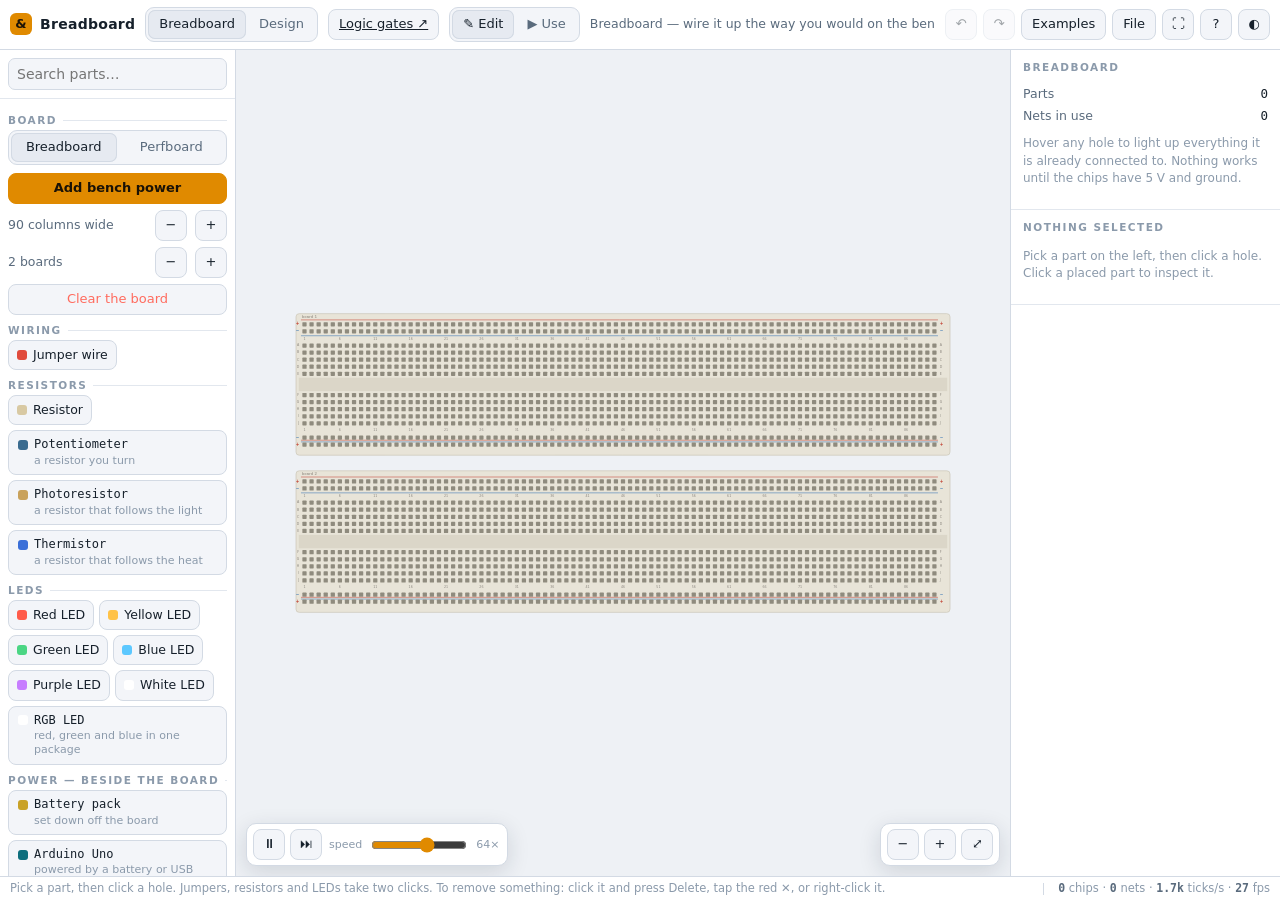
<file: breadboard.html>
<!DOCTYPE html>
<html lang="en">
<head>
<meta charset="UTF-8">
<meta name="viewport" content="width=device-width, initial-scale=1, viewport-fit=cover">

<!--
  ===========================================================================
  Breadboard & Design — a bench-top circuit simulator that runs in one file.
  ---------------------------------------------------------------------------
  Two workspaces share one electrical solver:

    1. BREADBOARD — a solderless breadboard with real 74-series DIP chips,
       jumper wires, resistors, LEDs, transistors, relays and more. The tie
       points are wired the way a real board is (five-hole columns, continuous
       power rails), so the circuit only works if you actually power the chips
       and route every signal. Shorts, floating inputs and unpowered chips are
       reported instead of being quietly ignored. A Perfboard setting swaps the
       pre-wired copper for bare pads.

    2. DESIGN — a second, independent board of bare copper with its own parts
       and history, and a Trace pen for routing runs of copper in one drag.

  The gate-level schematic editor — gates, chips-inside-chips — is a separate
  app in this repository: logic.html.

  HOW IT SIMULATES. The board compiles to a netlist; every net holds one bit
  with a strength (driven, weakly pulled, or floating), and every tick each
  chip reads its inputs and writes its outputs simultaneously — a unit-delay
  model. That single choice is what makes feedback work: cross-coupled NAND
  gates latch, a ring of inverters oscillates, and an edge-triggered flip-flop
  built from gates behaves like the real thing.

  NO BUILD STEP, NO NETWORK. Everything (markup, styling, engine, examples) is
  in this file, so it runs from a web server or straight off the filesystem,
  online or off. Nothing is uploaded; your work is saved in localStorage and
  can be exported to a JSON file.
  ===========================================================================
-->

<title>Breadboard & Design — bench-top circuit simulator</title>
<meta name="description" content="Wire up real 74-series chips, discrete parts and an Arduino on a simulated breadboard, or lay out a bare design board of your own.">
<meta name="theme-color" content="#0f141a">
<meta name="apple-mobile-web-app-capable" content="yes">
<meta name="apple-mobile-web-app-status-bar-style" content="black-translucent">
<meta name="apple-mobile-web-app-title" content="Breadboard">

<!-- Favicon drawn inline as an SVG data URI: an AND gate with two input legs,
     so the page keeps its own identity without shipping another binary. -->
<link rel="icon" href="data:image/svg+xml,%3Csvg xmlns='http://www.w3.org/2000/svg' viewBox='0 0 32 32'%3E%3Crect width='32' height='32' rx='7' fill='%230f141a'/%3E%3Cg stroke='%23ffc247' stroke-width='2.4' fill='none' stroke-linecap='round'%3E%3Cpath d='M12 8h5a8 8 0 0 1 0 16h-5z' fill='none'/%3E%3Cpath d='M12 8v16'/%3E%3Cpath d='M5 13h7M5 19h7M25 16h3'/%3E%3C/g%3E%3C/svg%3E">

<style>
/* ==========================================================================
   THEME
   Dark by default (a lit workbench in a dark room), light when the system asks
   for it. The [data-theme] attribute on <html> lets the in-app toggle win.
   ========================================================================== */
:root{
  --bg:#0f141a; --panel:#151d26; --panel-2:#1b2634; --panel-3:#22303f;
  --line:#2a3849; --line-soft:#213040;
  --ink:#dbe6f2; --ink-soft:#93a5b9; --ink-faint:#61738a;
  --accent:#ffc247;          /* a HIGH signal */
  --accent-dim:#7a5c1f;
  --low:#3d4b5c;             /* a LOW signal */
  --select:#5cc8ff;
  --danger:#ff6b5e; --warn:#ffb03a; --ok:#4bd684;
  --wire-hi:#ffc247; --wire-lo:#41505f;
  --chip:#2f4257; --chip-ink:#dbe6f2;
  --grid:#1b2733; --grid-strong:#23323f;
  --board:#e8e4d8; --board-line:#c9c4b4; --board-hole:#8f8b7e;
  --shadow:0 6px 22px rgba(0,0,0,.45);
  --ui:system-ui,-apple-system,"Segoe UI",Roboto,Helvetica,Arial,sans-serif;
  --mono:ui-monospace,"SF Mono","Cascadia Code","Roboto Mono",Menlo,Consolas,monospace;
  --safe-top:env(safe-area-inset-top,0px);
  --safe-bot:env(safe-area-inset-bottom,0px);
  --rail:236px; --rail-r:270px;
}
@media (prefers-color-scheme:light){
  :root{
    --bg:#eef1f5; --panel:#ffffff; --panel-2:#f3f5f9; --panel-3:#e6eaf1;
    --line:#d3dae4; --line-soft:#e2e7ee;
    --ink:#16202b; --ink-soft:#5a6b7d; --ink-faint:#8b9aab;
    --accent:#e08a00; --accent-dim:#f0c581;
    --low:#b4c0cd; --select:#0f83d6;
    --wire-hi:#e08a00; --wire-lo:#aab6c4;
    --chip:#c9d6e4; --chip-ink:#16202b;
    --grid:#e2e7ee; --grid-strong:#d6dde6;
    --shadow:0 6px 22px rgba(20,35,55,.14);
  }
}
:root[data-theme="dark"]{
  --bg:#0f141a; --panel:#151d26; --panel-2:#1b2634; --panel-3:#22303f;
  --line:#2a3849; --line-soft:#213040;
  --ink:#dbe6f2; --ink-soft:#93a5b9; --ink-faint:#61738a;
  --accent:#ffc247; --accent-dim:#7a5c1f; --low:#3d4b5c; --select:#5cc8ff;
  --wire-hi:#ffc247; --wire-lo:#41505f; --chip:#2f4257; --chip-ink:#dbe6f2;
  --grid:#1b2733; --grid-strong:#23323f;
  --shadow:0 6px 22px rgba(0,0,0,.45);
}
:root[data-theme="light"]{
  --bg:#eef1f5; --panel:#ffffff; --panel-2:#f3f5f9; --panel-3:#e6eaf1;
  --line:#d3dae4; --line-soft:#e2e7ee;
  --ink:#16202b; --ink-soft:#5a6b7d; --ink-faint:#8b9aab;
  --accent:#e08a00; --accent-dim:#f0c581; --low:#b4c0cd; --select:#0f83d6;
  --wire-hi:#e08a00; --wire-lo:#aab6c4; --chip:#c9d6e4; --chip-ink:#16202b;
  --grid:#e2e7ee; --grid-strong:#d6dde6;
  --shadow:0 6px 22px rgba(20,35,55,.14);
}

*{box-sizing:border-box}
html,body{height:100%}
body{
  margin:0;background:var(--bg);color:var(--ink);font-family:var(--ui);
  font-size:14px;line-height:1.45;overflow:hidden;-webkit-font-smoothing:antialiased;
  overscroll-behavior:none;
}
button,input,select{font:inherit;color:inherit}
::-webkit-scrollbar{width:10px;height:10px}
::-webkit-scrollbar-thumb{background:var(--panel-3);border-radius:6px}
::-webkit-scrollbar-track{background:transparent}

/* ==========================================================================
   APP SHELL — three columns (palette · stage · inspector), three rows.
   ========================================================================== */
#app{
  display:grid;height:100%;
  grid-template-columns:var(--rail) minmax(0,1fr) var(--rail-r);
  grid-template-rows:auto minmax(0,1fr) auto;
  grid-template-areas:"top top top" "pal stage insp" "bar bar bar";
  padding-top:var(--safe-top);
}
#app.hide-insp{grid-template-columns:var(--rail) minmax(0,1fr) 0}
#app.hide-insp #inspector{display:none}

/* ---- top bar ---- */
#topbar{
  grid-area:top;display:flex;align-items:center;gap:10px;padding:7px 10px;
  background:var(--panel);border-bottom:1px solid var(--line);min-height:46px;
}
.brand{display:flex;align-items:center;gap:8px;font-weight:700;letter-spacing:.02em;white-space:nowrap}
.brand .mark{
  width:22px;height:22px;border-radius:6px;background:var(--accent);color:#1a1206;
  display:grid;place-items:center;font-size:13px;font-weight:800;flex:0 0 auto;
}
.brand .sub{color:var(--ink-faint);font-weight:400;font-size:12px}
.seg{display:flex;background:var(--panel-2);border:1px solid var(--line);border-radius:9px;padding:2px;gap:2px}
.seg button{
  background:none;border:0;padding:5px 11px;border-radius:7px;cursor:pointer;
  color:var(--ink-soft);font-size:13px;white-space:nowrap;
}
.seg button.on{background:var(--panel-3);color:var(--ink);box-shadow:inset 0 0 0 1px var(--line)}
.grow{flex:1 1 auto;min-width:0}
#crumbs{
  display:flex;align-items:center;gap:6px;color:var(--ink-soft);font-size:12.5px;
  min-width:0;overflow:hidden;white-space:nowrap;text-overflow:ellipsis;
}
#crumbs .chipname{color:var(--ink);font-weight:600}
#crumbs .crumb-name{
  background:none;border:0;padding:2px 4px;border-radius:6px;cursor:pointer;
  color:var(--ink);font-weight:600;font-size:12.5px;
}
#crumbs .crumb-name:hover{background:var(--panel-2);color:var(--select)}
#crumbs .crumb-name .pen{color:var(--ink-faint);font-weight:400}
#crumbs button{background:none;border:0;color:var(--select);cursor:pointer;padding:0;font-size:12.5px}
.tools{display:flex;gap:6px;align-items:center;flex:0 0 auto}
.btn{
  background:var(--panel-2);border:1px solid var(--line);border-radius:8px;
  padding:5px 10px;cursor:pointer;color:var(--ink);white-space:nowrap;font-size:13px;
}
.btn:hover{background:var(--panel-3)}
.btn:disabled{opacity:.4;cursor:default}
.btn.primary{background:var(--accent);border-color:var(--accent);color:#1a1206;font-weight:600}
.btn.primary:hover{filter:brightness(1.08)}
.btn.icon{padding:5px 8px;min-width:32px;text-align:center}
.btn.danger{color:var(--danger);border-color:var(--line)}
.btn.wreck{background:var(--danger);border-color:var(--danger);color:#fff;font-weight:600}
.btn.wreck:hover{filter:brightness(1.08)}

/* ---- palette ---- */
#palette{
  grid-area:pal;background:var(--panel);border-right:1px solid var(--line);
  display:flex;flex-direction:column;min-height:0;
}
.pal-search{padding:8px;border-bottom:1px solid var(--line-soft)}
.pal-search input{
  width:100%;background:var(--panel-2);border:1px solid var(--line);border-radius:8px;
  padding:6px 9px;outline:none;
}
.pal-search input:focus{border-color:var(--select)}
.pal-scroll{overflow-y:auto;padding:6px 8px 14px;flex:1 1 auto;min-height:0}
.pal-group{margin:8px 0 2px;display:flex;align-items:center;gap:6px}
.pal-group h3{
  margin:0;font-size:10.5px;letter-spacing:.14em;text-transform:uppercase;
  color:var(--ink-faint);font-weight:700;
}
.pal-group .rule{flex:1;height:1px;background:var(--line-soft)}
.pal-items{display:flex;flex-wrap:wrap;gap:5px}
.pal-item{
  display:flex;align-items:center;gap:6px;background:var(--panel-2);
  border:1px solid var(--line);border-radius:8px;padding:5px 8px;cursor:grab;
  font-size:12.5px;user-select:none;-webkit-user-select:none;touch-action:none;
}
.pal-item:hover{border-color:var(--select)}
.pal-item.armed{border-color:var(--accent);background:var(--panel-3);box-shadow:0 0 0 1px var(--accent) inset}
.pal-item .sw{width:10px;height:10px;border-radius:3px;flex:0 0 auto;background:var(--chip)}
/* the gate's real schematic shape, in place of the coloured square */
.pal-item .symwrap{display:flex;flex:0 0 auto}
.typeval{display:inline-flex;align-items:center;gap:7px}
.rotrow{display:flex;align-items:center;gap:6px}
.rotrow span{flex:1;text-align:center;color:var(--ink-faint);font-size:11.5px}
.rotrow .btn{flex:0 0 auto;padding:4px 11px;font-size:14px;line-height:1}
.symsw{width:20px;height:13px;display:block}
.symsw path,.symsw circle{fill:var(--chip);stroke:var(--ink-faint);stroke-width:1.1}
.symsw path[fill="none"]{fill:none}
.pal-item.armed .symsw path,.pal-item.armed .symsw circle{stroke:var(--accent)}
/* Chips get their part number and a plain-English name underneath, because
   "74151" tells a beginner nothing on its own. */
.pal-item.named{
  width:100%;flex-direction:column;align-items:flex-start;gap:1px;
  padding:6px 9px;text-align:left;line-height:1.3;
}
.pal-item.named .top{display:flex;align-items:center;gap:6px;font-family:var(--mono);font-size:12px}
.pal-item.named .sub{color:var(--ink-faint);font-size:11px;padding-left:16px}
.pal-item.armed.named .sub{color:var(--ink-soft)}
.pal-item .gear{margin-left:2px;color:var(--ink-faint);font-size:11px}
.pal-empty{color:var(--ink-faint);font-size:12px;padding:6px 2px}

/* ---- stage ---- */
#stage{grid-area:stage;position:relative;min-width:0;min-height:0;background:var(--bg);overflow:hidden}
#cv{position:absolute;inset:0;width:100%;height:100%;display:block;touch-action:none;cursor:default}
.float{position:absolute;z-index:5}
.dock{
  display:flex;align-items:center;gap:5px;background:var(--panel);border:1px solid var(--line);
  border-radius:10px;padding:5px 6px;box-shadow:var(--shadow);
}
#simdock{left:10px;bottom:10px}
#zoomdock{right:10px;bottom:10px}
#simdock input[type=range]{width:96px;accent-color:var(--accent)}
.dock .lbl{color:var(--ink-faint);font-size:11px;padding:0 2px;white-space:nowrap}
#hint{
  left:50%;transform:translateX(-50%);top:10px;background:var(--panel);border:1px solid var(--line);
  border-radius:20px;padding:5px 14px;box-shadow:var(--shadow);font-size:12.5px;color:var(--ink-soft);
  pointer-events:none;opacity:0;transition:opacity .18s;max-width:min(90%,560px);text-align:center;
}
#hint.show{opacity:1}
#warnbox{
  right:10px;top:10px;max-width:min(340px,60vw);display:flex;flex-direction:column;gap:6px;
  pointer-events:none;
}
.warn{
  background:var(--panel);border:1px solid var(--line);border-left:3px solid var(--warn);
  border-radius:8px;padding:6px 10px;font-size:12px;color:var(--ink-soft);box-shadow:var(--shadow);
}
.warn.bad{border-left-color:var(--danger)}
.warn b{color:var(--ink);font-weight:600}

/* ---- inspector ---- */
#inspector{
  grid-area:insp;background:var(--panel);border-left:1px solid var(--line);
  display:flex;flex-direction:column;min-height:0;overflow-y:auto;
}
.insp-sec{border-bottom:1px solid var(--line-soft);padding:10px 12px}
.insp-sec h3{
  margin:0 0 8px;font-size:10.5px;letter-spacing:.14em;text-transform:uppercase;
  color:var(--ink-faint);font-weight:700;
}
.row{display:flex;align-items:center;gap:8px;margin-bottom:7px}
.row label{color:var(--ink-soft);font-size:12.5px;flex:0 0 84px}
.row .ctl{flex:1 1 auto;min-width:0}
input[type=text],input[type=number],select{
  width:100%;background:var(--panel-2);border:1px solid var(--line);border-radius:7px;
  padding:5px 8px;outline:none;
}
input[type=text]:focus,input[type=number]:focus,select:focus{border-color:var(--select)}
input[type=range]{width:100%;accent-color:var(--accent)}
.swatches{display:flex;flex-wrap:wrap;gap:5px}
.swatch{width:22px;height:22px;border-radius:6px;border:2px solid transparent;cursor:pointer}
.swatch.on{border-color:var(--ink)}
.muted{color:var(--ink-faint);font-size:12px}
.kv{display:flex;justify-content:space-between;gap:10px;font-size:12.5px;padding:2px 0}
.kv span:first-child{color:var(--ink-soft)}
.kv span:last-child{font-family:var(--mono)}
.ttable{width:100%;border-collapse:collapse;font-family:var(--mono);font-size:11.5px}
.ttable th,.ttable td{padding:2px 5px;text-align:center;border-bottom:1px solid var(--line-soft)}
.ttable th{color:var(--ink-faint);font-weight:600;position:sticky;top:0;background:var(--panel)}
.ttable td.one{color:var(--accent)}
.ttable td.zero{color:var(--ink-faint)}
.ttable .sep{border-left:1px solid var(--line)}
.tt-wrap{max-height:260px;overflow:auto;border:1px solid var(--line-soft);border-radius:8px}
.stack{display:flex;flex-direction:column;gap:6px}
.madeof{margin-top:14px;padding-top:12px;border-top:1px solid var(--line-soft)}
h4.does{
  margin:10px 0 4px;font-size:11px;letter-spacing:.12em;text-transform:uppercase;
  color:var(--accent);font-weight:700;
}
.madeof h4{margin:0 0 5px;font-size:11px;letter-spacing:.12em;text-transform:uppercase;color:var(--accent)}
.madeof p{margin:0 0 8px;line-height:1.45}
.memgrid{
  display:flex;flex-wrap:wrap;gap:3px;margin:8px 0 2px;max-height:150px;overflow-y:auto;
  font-family:var(--mono);font-size:11px;
}
.memcell{
  min-width:24px;text-align:center;padding:2px 3px;border-radius:4px;
  background:var(--panel-2);border:1px solid var(--line);color:var(--ink-soft);
}
.memcell.now{background:var(--accent);border-color:var(--accent);color:#1a1206;font-weight:700}
textarea.memtext{
  width:100%;background:var(--panel-2);border:1px solid var(--line);border-radius:7px;
  padding:6px 8px;font-family:var(--mono);font-size:11.5px;outline:none;resize:vertical;
}
textarea.memtext:focus{border-color:var(--select)}
canvas.preview{
  width:100%;height:140px;display:block;background:var(--panel-2);
  border:1px solid var(--line);border-radius:9px;cursor:zoom-in;
}
canvas.preview:hover{border-color:var(--select)}
/* short enough that the caption, the picture, the line under it and the
   "open up every…" row all fit between the sticky header and footer, even
   when the caption runs to two lines */
canvas.preview.big{height:min(48vh,430px);cursor:grab;touch-action:none}
.diagtrail{
  margin:0 0 8px;font-size:12px;color:var(--ink-faint);
}
.diagtrail button{
  background:none;border:0;padding:0;color:var(--select);cursor:pointer;font-size:12px;
}
.diagtrail button:hover{text-decoration:underline}
.diagtrail .sep{color:var(--ink-faint)}
.diagtrail b{color:var(--ink)}
.madeof .zoomhint{
  margin:5px 0 0;font-size:11px;color:var(--ink-faint);text-align:center;
}
.zoomhint .linky{
  font:inherit;background:none;border:0;padding:0;color:var(--select);cursor:pointer;
}
.zoomhint .linky:hover{text-decoration:underline}
/* "open up every D FLIP-FLOP" — one chip per kind of part in the picture */
.openups{
  display:flex;flex-wrap:wrap;align-items:center;justify-content:center;
  gap:6px;margin:9px 0 0;font-size:11px;color:var(--ink-faint);
}
.openups button{
  font:inherit;padding:3px 9px;border-radius:999px;cursor:pointer;
  background:var(--panel-2);border:1px solid var(--line);color:var(--ink);
}
.openups button:hover{border-color:var(--select);color:var(--select)}
.pinlist{display:flex;flex-direction:column;gap:3px;font-family:var(--mono);font-size:11.5px}
.pinlist div{display:flex;justify-content:space-between;gap:8px;padding:1px 0}
.pinlist .n{color:var(--ink-faint)}

/* ---- status bar ---- */
#statusbar{
  grid-area:bar;display:flex;align-items:center;gap:14px;padding:3px 10px;
  background:var(--panel);border-top:1px solid var(--line);font-size:11.5px;
  color:var(--ink-faint);min-height:24px;padding-bottom:calc(3px + var(--safe-bot));
}
#statusbar .sep{width:1px;height:12px;background:var(--line)}
#statusbar .tip{flex:1;overflow:hidden;text-overflow:ellipsis;white-space:nowrap}
#statusbar b{color:var(--ink-soft);font-weight:600;font-family:var(--mono)}

/* ==========================================================================
   MODALS
   ========================================================================== */
#modal{position:fixed;inset:0;z-index:50;display:none;align-items:center;justify-content:center;padding:16px}
#modal.open{display:flex}
#modal .scrim{position:absolute;inset:0;background:rgba(0,0,0,.55)}

.sheet{
  position:relative;background:var(--panel);border:1px solid var(--line);border-radius:14px;
  box-shadow:var(--shadow);max-width:640px;width:100%;max-height:86vh;overflow:auto;
}
.sheet.wide{max-width:860px}
/* the whole window, for the big diagrams */
.sheet.huge{max-width:none;width:100%;height:100%;max-height:none}
/* leaves room for the caption, the hint and the "open up every…" row, so the
   sticky footer never covers them */
.sheet.huge canvas.preview.big{height:calc(100vh - 310px)}
.sheet header{
  display:flex;align-items:center;gap:10px;padding:12px 16px;border-bottom:1px solid var(--line);
  position:sticky;top:0;background:var(--panel);z-index:1;
}
.sheet header h2{margin:0;font-size:15px}
.sheet .body{padding:14px 16px}
.sheet footer{
  display:flex;justify-content:flex-end;gap:8px;padding:12px 16px;border-top:1px solid var(--line);
  position:sticky;bottom:0;background:var(--panel);
}
.cards{display:grid;grid-template-columns:repeat(auto-fill,minmax(210px,1fr));gap:9px}
.card{
  text-align:left;background:var(--panel-2);border:1px solid var(--line);border-radius:10px;
  padding:10px 12px;cursor:pointer;
}
.card:hover{border-color:var(--select)}
.card b{display:block;margin-bottom:3px}
.card span{color:var(--ink-faint);font-size:12px;line-height:1.35;display:block}
.help h4{margin:16px 0 6px;font-size:13px}
.help p,.help li{color:var(--ink-soft);font-size:13px}
.help ul{margin:6px 0;padding-left:18px}
.help kbd{
  font-family:var(--mono);font-size:11px;background:var(--panel-2);border:1px solid var(--line);
  border-bottom-width:2px;border-radius:5px;padding:1px 5px;color:var(--ink);
}
.help code{font-family:var(--mono);font-size:12px;color:var(--accent)}
.chiprow{
  display:flex;align-items:center;gap:9px;padding:7px 9px;border:1px solid var(--line);
  border-radius:9px;background:var(--panel-2);margin-bottom:6px;
}
.chiprow .sw{width:14px;height:14px;border-radius:4px;flex:0 0 auto}
.chiprow .nm{flex:1;min-width:0;overflow:hidden;text-overflow:ellipsis;white-space:nowrap}
.chiprow .meta{color:var(--ink-faint);font-size:11.5px;font-family:var(--mono)}

/* ==========================================================================
   NARROW SCREENS — rails become slide-over drawers.
   ========================================================================== */
@media (max-width:900px){
  #app{grid-template-columns:minmax(0,1fr);grid-template-areas:"top" "stage" "bar"}
  #palette,#inspector{
    position:fixed;z-index:30;top:calc(46px + var(--safe-top));bottom:0;width:min(280px,84vw);
    box-shadow:var(--shadow);transition:transform .2s ease;
  }
  #palette{left:0;transform:translateX(-101%)}
  #inspector{right:0;transform:translateX(101%);width:min(300px,88vw)}
  #app.pal-open #palette{transform:none}
  #app.insp-open #inspector{transform:none;display:flex}
  #app.hide-insp #inspector{display:flex}
  .brand .sub{display:none}
  #crumbs{display:none}
}
/* On a phone the top bar cannot hold everything, so the less-used controls
   move into a "⋯" sheet and the two stage docks shrink to fit side by side. */
.narrow-only{display:none}
@media (max-width:560px){
  .tools .wide-only{display:none}
  .seg.wide-only{display:none}
  .brand span.nm{display:none}
  .narrow-only{display:inline-block}
  #topbar{gap:6px;padding:6px}
  .seg button{padding:5px 8px}
  #simdock{left:8px;bottom:8px;gap:3px}
  #simdock .lbl{display:none}
  #simdock input[type=range]{width:64px}
  #zoomdock{right:8px;bottom:8px;gap:3px}
  .dock{padding:4px}
}
.drawer-btn{display:none}
@media (max-width:900px){.drawer-btn{display:inline-block}}
</style>
</head>

<body>
<div id="app">

  <!-- ==================== TOP BAR ==================== -->
  <header id="topbar">
    <button class="btn icon drawer-btn" id="btn-pal" title="Parts">☰</button>
    <div class="brand">
      <span class="mark" aria-hidden="true">&amp;</span>
      <span class="nm">Breadboard</span>
    </div>

    <div class="seg" role="tablist" aria-label="Workspace">
      <button id="mode-board" class="on" role="tab">Breadboard</button>
      <button id="mode-design" role="tab" title="A bare board of your own, wired however you like">Design</button>
    </div>
    <a class="btn wide-only" href="logic.html" title="The gate-level schematic simulator">Logic gates ↗</a>

    <div class="seg wide-only" role="tablist" aria-label="What clicking does">
      <button id="act-edit" class="on" role="tab" title="Place, wire and move things (E)">✎ Edit</button>
      <button id="act-run" role="tab" title="Only work the switches — nothing can be re-wired (E)">▶ Use</button>
    </div>
    <!-- the same switch on a phone, where the bar cannot hold two more labels
         and fat fingers make it matter most -->
    <button class="btn icon narrow-only" id="act-toggle" title="Switch to Use (E)">✎</button>

    <div id="crumbs" class="grow"></div>

    <div class="tools">
      <button class="btn icon" id="btn-undo" title="Undo (Ctrl+Z)">↶</button>
      <button class="btn icon wide-only" id="btn-redo" title="Redo (Ctrl+Shift+Z)">↷</button>
      <button class="btn wide-only" id="btn-examples">Examples</button>
      <button class="btn wide-only" id="btn-file">File</button>
      <button class="btn icon wide-only" id="btn-full" title="Fullscreen (Shift+F)">⛶</button>
      <button class="btn icon wide-only" id="btn-help" title="Help">?</button>
      <button class="btn icon wide-only" id="btn-theme" title="Light / dark">◐</button>
      <button class="btn icon narrow-only" id="btn-more" title="More">⋯</button>
      <button class="btn icon drawer-btn" id="btn-insp" title="Inspector">⚙</button>
    </div>
  </header>

  <!-- ==================== PALETTE ==================== -->
  <aside id="palette">
    <div class="pal-search">
      <input id="pal-q" type="text" placeholder="Search parts…" autocomplete="off" spellcheck="false">
    </div>
    <div class="pal-scroll" id="pal-scroll"></div>
  </aside>

  <!-- ==================== STAGE ==================== -->
  <main id="stage">
    <canvas id="cv"></canvas>

    <p class="float" id="hint"></p>
    <div class="float" id="warnbox"></div>

    <div class="float dock" id="simdock">
      <button class="btn icon" id="btn-run" title="Run / pause (Space)">⏸</button>
      <button class="btn icon" id="btn-step" title="Advance one tick">⏭</button>
      <span class="lbl">speed</span>
      <input id="sim-speed" type="range" min="0" max="10" step="1" value="6" title="Ticks per frame">
      <span class="lbl" id="speed-lbl">32×</span>
    </div>

    <div class="float dock" id="zoomdock">
      <button class="btn icon" id="btn-zout" title="Zoom out">−</button>
      <button class="btn icon" id="btn-zin" title="Zoom in">+</button>
      <button class="btn icon" id="btn-fit" title="Fit to view (F)">⤢</button>
    </div>
  </main>

  <!-- ==================== INSPECTOR ==================== -->
  <aside id="inspector"></aside>

  <!-- ==================== STATUS BAR ==================== -->
  <footer id="statusbar">
    <span class="tip" id="status-tip"></span>
    <span class="sep"></span>
    <span id="status-stats"></span>
  </footer>
</div>

<!-- ==================== MODAL HOST ==================== -->
<div id="modal" aria-modal="true" role="dialog">
  <div class="scrim" data-close="1"></div>
  <div class="sheet" id="modal-sheet"></div>
</div>

<input type="file" id="file-input" accept="application/json,.json" hidden>

<script>
'use strict';
/* ==========================================================================
   0 · SMALL HELPERS
   ========================================================================== */
const $ = (s, r = document) => r.querySelector(s);
const $$ = (s, r = document) => Array.from(r.querySelectorAll(s));
const clamp = (v, a, b) => (v < a ? a : v > b ? b : v);
const rnd = (n = 8) => Math.random().toString(36).slice(2, 2 + n);
const uid = () => rnd(4) + Date.now().toString(36).slice(-4);
const clone = (o) => JSON.parse(JSON.stringify(o));
const dist2 = (ax, ay, bx, by) => (ax - bx) ** 2 + (ay - by) ** 2;

/** Build a DOM element from a tag, an attribute bag and children. */
function h(tag, attrs, ...kids) {
  const n = document.createElement(tag);
  for (const k in attrs || {}) {
    const v = attrs[k];
    if (v == null || v === false) continue;
    if (k === 'class') n.className = v;
    else if (k === 'html') n.innerHTML = v;
    else if (k.startsWith('on')) n.addEventListener(k.slice(2), v);
    else n.setAttribute(k, v === true ? '' : v);
  }
  for (const kid of kids.flat()) {
    if (kid == null || kid === false) continue;
    n.append(kid.nodeType ? kid : document.createTextNode(kid));
  }
  return n;
}

/** Union-find over arbitrary string keys — the backbone of both netlists. */
class DSU {
  constructor() { this.idx = new Map(); this.parent = []; }
  id(key) {
    let i = this.idx.get(key);
    if (i === undefined) { i = this.parent.length; this.idx.set(key, i); this.parent.push(i); }
    return i;
  }
  find(i) { while (this.parent[i] !== i) { this.parent[i] = this.parent[this.parent[i]]; i = this.parent[i]; } return i; }
  union(a, b) { const ra = this.find(a), rb = this.find(b); if (ra !== rb) this.parent[rb] = ra; return ra; }
  rootOf(key) { return this.find(this.id(key)); }
}

/* Real gates are not all equally quick, and a latch depends on it: two
   perfectly matched cross-coupled NANDs would sit and oscillate forever, which
   is metastability — a real circuit escapes it because one gate is a shade
   faster than the other. Handing out a small spread of propagation delays does
   the same job here. Consecutive gates never draw the same pair, so a
   cross-coupled pair always has a tie-break. */
const DELAY_PLAN = [[1, 0], [2, 0], [2, 1], [3, 0], [3, 1], [3, 2]];

/** Bit helpers used by the gate bodies in GATE_FN. */
const andOf = (a) => a.every(Boolean) ? 1 : 0;
const orOf = (a) => a.some(Boolean) ? 1 : 0;
const xorOf = (a) => a.reduce((s, v) => s ^ (v ? 1 : 0), 0);

const LED_COLORS = ['#ff5b4a', '#ffc247', '#4bd684', '#5cc8ff', '#c77dff', '#ffffff'];
/* ==========================================================================
   5 · APPLICATION STATE
   ========================================================================== */

const FONT = 'system-ui,-apple-system,"Segoe UI",Roboto,Helvetica,Arial,sans-serif';
const MONO = 'ui-monospace,"SF Mono","Cascadia Code","Roboto Mono",Menlo,Consolas,monospace';
const SPEEDS = [1, 2, 4, 8, 16, 32, 64, 128, 256, 512, 1024];

const S = {
  mode: 'board',                                // 'board' (Breadboard) or 'design' (Design)
  bcam: { x: 0, y: 0, z: 1 },                   // the board keeps its own camera
  /* Edit or Use. In Use nothing you click can change the board — clicks only
     work the buttons and switches on it. */
  play: false,
  run: true, speedIx: 6,
  armed: null,                                  // part waiting to be placed
  drag: null,
  bundo: [], bredo: [],                         // undo history of whichever board is loaded
  compileWarn: [], runWarn: [],
  bsel: null, bpending: null, pressing: null,
  board: null,                                  // the board currently loaded (Breadboard or Design)
  bsim: null, bdirty: true,
  /* Breadboard and Design are two independent boards. Both are loaded into the
     same board/bsel/bcam/bundo/bredo slots above — entering or leaving Design
     just swaps what is in them (see setMode) — and whichever one is not
     currently loaded waits here instead. */
  boardSlot: null, designSlot: null,
};

const cv = $('#cv');
/* Not const: the inspector's little "what it's made of" diagrams borrow the
   drawing code by pointing this at their own canvas for one frame. */
let ctx = cv.getContext('2d');
let VW = 0, VH = 0, DPR = 1;

let C = {};
function readColors() {
  const cs = getComputedStyle(document.documentElement);
  const g = (n, f) => (cs.getPropertyValue(n) || f).trim() || f;
  C = {
    bg: g('--bg', '#0f141a'), grid: g('--grid', '#1b2733'), gridStrong: g('--grid-strong', '#23323f'),
    ink: g('--ink', '#dbe6f2'), inkSoft: g('--ink-soft', '#93a5b9'), inkFaint: g('--ink-faint', '#61738a'),
    line: g('--line', '#2a3849'), panel: g('--panel', '#151d26'), panel2: g('--panel-2', '#1b2634'),
    hi: g('--wire-hi', '#ffc247'), lo: g('--wire-lo', '#41505f'), accent: g('--accent', '#ffc247'),
    sel: g('--select', '#5cc8ff'), danger: g('--danger', '#ff6b5e'), warn: g('--warn', '#ffb03a'),
    ok: g('--ok', '#4bd684'),
    chip: g('--chip', '#2f4257'), chipInk: g('--chip-ink', '#dbe6f2'),
    board: g('--board', '#e8e4d8'), boardLine: g('--board-line', '#c9c4b4'), boardHole: g('--board-hole', '#8f8b7e'),
  };
}

function resize() {
  DPR = Math.min(3, window.devicePixelRatio || 1);
  const r = cv.getBoundingClientRect();
  VW = Math.max(1, Math.round(r.width)); VH = Math.max(1, Math.round(r.height));
  cv.width = Math.round(VW * DPR); cv.height = Math.round(VH * DPR);
}

const cam = () => S.bcam;
const toWorld = (sx, sy) => { const c = cam(); return { x: (sx - c.x) / c.z, y: (sy - c.y) / c.z }; };
const toScreen = (wx, wy) => { const c = cam(); return { x: wx * c.z + c.x, y: wy * c.z + c.y }; };
function pointerPos(ev) {
  const r = cv.getBoundingClientRect();
  return { x: ev.clientX - r.left, y: ev.clientY - r.top };
}

/* ==========================================================================
   6 · DRAWING THE CIRCUIT EDITOR
   ========================================================================== */

function roundRect(x, y, w, h, r) {
  const rr = Math.min(r, w / 2, h / 2);
  ctx.beginPath();
  ctx.moveTo(x + rr, y);
  ctx.arcTo(x + w, y, x + w, y + h, rr);
  ctx.arcTo(x + w, y + h, x, y + h, rr);
  ctx.arcTo(x, y + h, x, y, rr);
  ctx.arcTo(x, y, x + w, y, rr);
  ctx.closePath();
}

function drawSevenSeg(x, y, w, h, bits, dot, color) {
  const pad = w * 0.16, t = Math.max(3, w * 0.13);
  const x0 = x + pad, x1 = x + w - pad, ym = y + h / 2, y0 = y + pad, y1 = y + h - pad;
  const on = (i) => (bits >> i) & 1;
  const seg = (ax, ay, bx, by, i) => {
    ctx.strokeStyle = on(i) ? color : C.line;
    ctx.globalAlpha = on(i) ? 1 : 0.5;
    ctx.lineWidth = t; ctx.lineCap = 'round';
    ctx.beginPath(); ctx.moveTo(ax, ay); ctx.lineTo(bx, by); ctx.stroke();
    ctx.globalAlpha = 1;
  };
  const inset = t * 0.7;
  seg(x0 + inset, y0, x1 - inset, y0, 0);              // a
  seg(x1, y0 + inset, x1, ym - inset, 1);              // b
  seg(x1, ym + inset, x1, y1 - inset, 2);              // c
  seg(x0 + inset, y1, x1 - inset, y1, 3);              // d
  seg(x0, ym + inset, x0, y1 - inset, 4);              // e
  seg(x0, y0 + inset, x0, ym - inset, 5);              // f
  seg(x0 + inset, ym, x1 - inset, ym, 6);              // g
  ctx.beginPath();
  ctx.arc(x1 + t * 0.9, y1, t * 0.5, 0, 7);
  ctx.fillStyle = dot ? color : C.line; ctx.globalAlpha = dot ? 1 : 0.5;
  ctx.fill(); ctx.globalAlpha = 1;
}


/* ---- getting rid of things ----------------------------------------------
   Three ways, because a keyboard is not always to hand: press Delete, click
   the ✕ that appears on whatever is selected, or right-click it. The ✕ is the
   one that works on a touchscreen. It is positioned in screen coordinates so
   it stays the same size however far you zoom out. */

function deleteHandle() {
  const R = 13;
  if (S.play) return null;                         // nothing is deletable in Use mode
  const p = S.board && S.board.parts.find((q) => q.id === S.bsel);
  if (!p) return null;
  const span = partSpan(p);
  let wx, wy;
  if (p.k === 'ext') { wx = p.x + EXT[p.type].w + 8; wy = p.y - 2; }
  else if (span) { wx = holeX(span[1]) + BB.P * 0.75; wy = holeY(chipRowHi(p)) - BB.P * 0.1; }
  else if (p.k === 'npn' || p.k === 'pnp' || p.k === 'pot' || p.k === 'reg' || p.k === 'scr') { wx = holeX(p.c + 2) + BB.P * 0.75; wy = holeY(p.r) - BB.P * 1.6; }
  else if (p.k === 'rgbled') { wx = holeX(p.c + 3) + BB.P * 0.75; wy = holeY(p.r) - BB.P * 1.6; }
  else if (p.b) { wx = (holeX(p.a.c) + holeX(p.b.c)) / 2; wy = (holeY(p.a.r) + holeY(p.b.r)) / 2 - BB.P * 0.8; }
  else { wx = holeX(p.a.c) + BB.P * 0.55; wy = holeY(p.a.r) - BB.P * 0.55; }
  const s = toScreen(wx, wy);
  return { x: s.x, y: s.y, r: R };
}

/** Screen-space, so call it outside the world transform. */
function drawDeleteHandle() {
  const hd = deleteHandle();
  if (!hd) return;
  ctx.beginPath(); ctx.arc(hd.x, hd.y, hd.r, 0, 7);
  ctx.fillStyle = C.danger; ctx.fill();
  ctx.strokeStyle = C.bg; ctx.lineWidth = 2.5; ctx.stroke();
  ctx.strokeStyle = '#fff'; ctx.lineWidth = 2.2; ctx.lineCap = 'round';
  const k = hd.r * 0.36;
  ctx.beginPath();
  ctx.moveTo(hd.x - k, hd.y - k); ctx.lineTo(hd.x + k, hd.y + k);
  ctx.moveTo(hd.x + k, hd.y - k); ctx.lineTo(hd.x - k, hd.y + k);
  ctx.stroke();
}

/** True when a press at this screen point landed on the ✕. */
function hitDeleteHandle(sx, sy) {
  const hd = deleteHandle();
  if (!hd) return false;
  const grab = hd.r + 8;                       // fingers are bigger than the dot
  return dist2(sx, sy, hd.x, hd.y) <= grab * grab;
}

/** Right-click deletes whatever is under the pointer. */
function deleteAt(w) {
  if (S.armCancel) { S.armCancel = false; return; }   // that click cancelled a placement
  const pin = hitExtPin(w);
  if (pin && pin.p.leads && pin.p.leads[pin.i]) {          // a lead comes off before the device does
    pushUndo(); delete pin.p.leads[pin.i];
    S.bdirty = true; scheduleSave(); renderInspector();
    toast('Lead unplugged. Ctrl+Z puts it back.');
    return;
  }
  const p = hitBoardPart(w);
  if (p) { boardDelete(p.id); toast('Removed. Ctrl+Z puts it back.'); }
}

function segDist(p, a, b) {
  const dx = b.x - a.x, dy = b.y - a.y;
  const L = dx * dx + dy * dy;
  const t = L ? clamp(((p.x - a.x) * dx + (p.y - a.y) * dy) / L, 0, 1) : 0;
  return Math.hypot(p.x - (a.x + t * dx), p.y - (a.y + t * dy));
}

/* History. Each board — Breadboard and Design — keeps its own stack: entering
   or leaving Design swaps the stacks along with the board (see setMode). */
const hist = () => ({ undo: S.bundo, redo: S.bredo, read: () => JSON.stringify(S.board, noScratch) });

function pushUndo() {
  const h2 = hist();
  h2.undo.push(h2.read());
  if (h2.undo.length > 200) h2.undo.shift();
  h2.redo.length = 0;
  scheduleSave();
  syncUndoButtons();
}
function undo() { shiftHistory('undo', 'redo'); }
function redo() { shiftHistory('redo', 'undo'); }

function shiftHistory(from, to) {
  const h2 = hist();
  if (!h2[from].length) return;
  h2[to].push(h2.read());
  S.board = JSON.parse(h2[from].pop());
  S.bsel = null; S.bdirty = true; scheduleSave();
  syncUndoButtons(); renderInspector();
}
function syncUndoButtons() {
  const h2 = hist();
  $('#btn-undo').disabled = !h2.undo.length;
  $('#btn-redo').disabled = !h2.redo.length;
}

/* ---- pointer plumbing --------------------------------------------------- */

const ptrs = new Map();
let spaceDown = false;
let pinch = null;

cv.addEventListener('pointerdown', (ev) => {
  cv.setPointerCapture(ev.pointerId);
  ptrs.set(ev.pointerId, pointerPos(ev));
  if (ptrs.size === 2) { startPinch(); return; }
  if (ptrs.size > 2) return;

  /* The ✕ on the selection sits above everything. */
  const sp = pointerPos(ev);
  if (ev.button === 0 && hitDeleteHandle(sp.x, sp.y)) {
    boardDelete();
    toast('Deleted. Ctrl+Z puts it back.');
    return;
  }
  boardDown(ev);
});

cv.addEventListener('pointermove', (ev) => {
  if (ptrs.has(ev.pointerId)) ptrs.set(ev.pointerId, pointerPos(ev));
  if (pinch && ptrs.size >= 2) { movePinch(); return; }
  const p = pointerPos(ev);
  boardMove(ev, p, toWorld(p.x, p.y));
});

cv.addEventListener('pointerup', (ev) => {
  ptrs.delete(ev.pointerId);
  if (pinch) { if (ptrs.size < 2) pinch = null; return; }
  boardUp(ev);
});
cv.addEventListener('pointercancel', (ev) => {
  ptrs.delete(ev.pointerId);
  S.drag = null; pinch = null;
  if (S.pressing) { S.pressing.pressed = false; S.bdirty = true; S.pressing = null; }
});
cv.addEventListener('contextmenu', (ev) => {
  ev.preventDefault();
  // Right-click means "cancel what I am placing" if anything is in hand, and
  // "delete what is under the pointer" otherwise. The delete itself happens on
  // release, so a right-drag can still pan; this flag stops one press doing both.
  if (S.armed || S.bpending) { armPart(null); S.bpending = null; S.armCancel = true; }
});

cv.addEventListener('wheel', (ev) => {
  ev.preventDefault();
  const c = cam();
  const p = pointerPos(ev);
  if (ev.shiftKey && !ev.ctrlKey) { c.x -= ev.deltaY; return; }
  const f = Math.exp(-ev.deltaY * (ev.deltaMode === 1 ? 0.05 : 0.0016));
  zoomAt(p.x, p.y, f);
}, { passive: false });

function zoomAt(sx, sy, factor) {
  const c = cam();
  const z = clamp(c.z * factor, 0.12, 6);
  const k = z / c.z;
  c.x = sx - (sx - c.x) * k;
  c.y = sy - (sy - c.y) * k;
  c.z = z;
}

function startPinch() {
  const [a, b] = Array.from(ptrs.values());
  const c = cam();
  pinch = { d: Math.hypot(a.x - b.x, a.y - b.y), mx: (a.x + b.x) / 2, my: (a.y + b.y) / 2, cx: c.x, cy: c.y, cz: c.z };
  S.drag = null;
}
function movePinch() {
  const [a, b] = Array.from(ptrs.values());
  const d = Math.hypot(a.x - b.x, a.y - b.y);
  const mx = (a.x + b.x) / 2, my = (a.y + b.y) / 2;
  const c = cam();
  const z = clamp(pinch.cz * (d / Math.max(1, pinch.d)), 0.12, 6);
  const k = z / pinch.cz;
  c.z = z;
  c.x = mx - (pinch.mx - pinch.cx) * k;
  c.y = my - (pinch.my - pinch.cy) * k;
}

/* ---- keyboard ----------------------------------------------------------- */

const typing = () => {
  const a = document.activeElement;
  return a && (a.tagName === 'INPUT' || a.tagName === 'TEXTAREA' || a.tagName === 'SELECT');
};

window.addEventListener('keydown', (ev) => {
  if (ev.key === ' ' && !typing()) { spaceDown = true; }
  if (typing()) {
    if (ev.key === 'Escape') document.activeElement.blur();
    return;
  }
  const mod = ev.ctrlKey || ev.metaKey;
  const k = ev.key.toLowerCase();
  if (mod && k === 'z') { ev.preventDefault(); ev.shiftKey ? redo() : undo(); return; }
  if (mod && k === 'y') { ev.preventDefault(); redo(); return; }
  if (mod && k === 's') { ev.preventDefault(); saveNow(); toast('Saved to this browser.'); return; }
  if (k === 'e') { setPlay(!S.play); toast(S.play ? 'Use mode — clicks only work the switches' : 'Edit mode'); return; }
  switch (ev.key) {
    case 'Delete': case 'Backspace':
      if (S.play) break;
      boardDelete();
      break;
    case 'Escape':
      S.blead = null; S.bpending = null;
      armPart(null); S.drag = null; closeModal();
      break;
    case 'f': fitView(); break;
    case 'F': ev.shiftKey ? toggleFullscreen() : fitView(); break;
    case ' ':
      ev.preventDefault(); setRunning(!S.run); break;
  }
});
window.addEventListener('keyup', (ev) => { if (ev.key === ' ') spaceDown = false; });

/* ---- view helpers ------------------------------------------------------- */

function contentBounds() { return boardBounds(); }

function fitView() {
  resize();                       // the canvas may have just changed shape
  const b = contentBounds();
  const c = cam();
  if (!b) { c.x = VW / 2; c.y = VH / 2; c.z = 1; return; }
  const pad = 60;
  const z = clamp(Math.min((VW - pad * 2) / Math.max(1, b.x1 - b.x0), (VH - pad * 2) / Math.max(1, b.y1 - b.y0)), 0.12, 2);
  c.z = z;
  c.x = VW / 2 - ((b.x0 + b.x1) / 2) * z;
  c.y = VH / 2 - ((b.y0 + b.y1) / 2) * z;
}

function setRunning(on) {
  S.run = on;
  $('#btn-run').textContent = on ? '⏸' : '▶';
  $('#btn-run').title = on ? 'Pause (Space)' : 'Run (Space)';
}

/* ==========================================================================
   8 · THE FRAME LOOP
   ========================================================================== */

let fpsT = 0, fpsN = 0, tickT = 0, tickN = 0, statTxt = '';

/* A buzzer that is sounding makes a real, quiet tone. Browsers refuse to make
   sound before the person has touched the page, so nothing is created until
   they have — and if audio is not available at all, the buzzer just draws. */
let audioOK = false, audio = null;
window.addEventListener('pointerdown', () => { audioOK = true; }, true);
function setBuzz(on) {
  try {
    if (!audio) {
      if (!on || !audioOK) return;
      const AC = window.AudioContext || window.webkitAudioContext;
      if (!AC) return;
      const c = new AC(), osc = c.createOscillator(), g = c.createGain();
      osc.type = 'square'; osc.frequency.value = 2300; g.gain.value = 0;
      osc.connect(g); g.connect(c.destination); osc.start();
      audio = { c, g };
    }
    if (on && audio.c.state === 'suspended') audio.c.resume();
    audio.g.gain.setTargetAtTime(on ? 0.03 : 0, audio.c.currentTime, 0.015);
  } catch (e) { /* no sound is not an error */ }
}

/** A short burst of noise, fading fast — a capacitor popping. One-shot, so it
    gets its own throwaway audio context rather than sharing the buzzer's. */
function playPop() {
  try {
    if (!audioOK) return;
    const AC = window.AudioContext || window.webkitAudioContext;
    if (!AC) return;
    const c = new AC(), dur = 0.16;
    const buf = c.createBuffer(1, Math.round(c.sampleRate * dur), c.sampleRate);
    const data = buf.getChannelData(0);
    for (let i = 0; i < data.length; i++) data[i] = (Math.random() * 2 - 1) * Math.pow(1 - i / data.length, 2);
    const src = c.createBufferSource(); src.buffer = buf;
    const g = c.createGain(); g.gain.value = 0.4;
    src.connect(g); g.connect(c.destination);
    src.start();
    setTimeout(() => c.close().catch(() => {}), (dur + 0.1) * 1000);
  } catch (e) { /* no sound is not an error */ }
}

function frame(now) {
  requestAnimationFrame(frame);
  ctx.setTransform(DPR, 0, 0, DPR, 0, 0);

  if (S.bdirty) recompileBoard();
  if (S.bsim) {
    const n = S.run ? SPEEDS[S.speedIx] : 0;
    for (let i = 0; i < n; i++) S.bsim.tick(now);
    tickN += n;
  }
  setBuzz(!!(S.run && S.bsim && S.bsim.buzzing));
  drawBoard();

  fpsN++;
  if (now - fpsT > 500) {
    const fps = (fpsN * 1000) / (now - fpsT);
    const tps = (tickN * 1000) / (now - fpsT);
    fpsT = now; fpsN = 0; tickN = 0;
    const c = S.bcompiled;
    const n = c ? c.chips.length : 0;
    const nets = c ? c.used : 0;
    statTxt = `<b>${n}</b> chips · <b>${nets}</b> nets · `
      + `<b>${fmtRate(tps)}</b> ticks/s · <b>${fps.toFixed(0)}</b> fps`;
    $('#status-stats').innerHTML = statTxt;
  }
}

function fmtRate(n) {
  if (n >= 1e6) return (n / 1e6).toFixed(1) + 'M';
  if (n >= 1e3) return (n / 1e3).toFixed(1) + 'k';
  return n.toFixed(0);
}

/* ==========================================================================
   9 · SIDEBARS, DIALOGS AND MESSAGES
   ========================================================================== */

let toastT = 0;
function toast(msg, bad) {
  const n = $('#hint');
  n.textContent = msg;
  n.style.borderColor = bad ? 'var(--danger)' : 'var(--line)';
  n.classList.add('show');
  clearTimeout(toastT);
  toastT = setTimeout(() => n.classList.remove('show'), bad ? 3400 : 2200);
}

function setWarnings(list) { S.compileWarn = list || []; paintWarnings(); }
function paintWarnings() {
  const all = (S.compileWarn || []).concat(S.runWarn || []);
  const box = $('#warnbox');
  box.innerHTML = '';
  for (const w of all.slice(0, 5)) {
    box.append(h('div', { class: 'warn' + (w.bad ? ' bad' : '') , html: w.text }));
  }
}

/* ---- palette ------------------------------------------------------------ */

function armPart(p) {
  /* Reaching for a part is unambiguously an edit, so say so and switch rather
     than refusing the click and leaving the user to work out why. */
  if (p && S.play) { setPlay(false); toast('Back in Edit mode.'); }
  S.armed = p;
  if (p) S.blead = null;
  const sub = p ? (p.chip || p.ic || '') : '';
  $$('.pal-item').forEach((e) => e.classList.toggle('armed',
    !!p && e.dataset.type === p.type && e.dataset.chip === sub
    && (p.type !== 'led' || e.dataset.color === undefined || e.dataset.color === p.color)));
  if (p) {
    toast(p.type === 'tracepen'
      ? 'Press on a pad and drag across others to solder a run of copper. Esc cancels.'
      : BOARD_2T[p.type]
        ? 'Click one hole, then the other.'
        : EXT[p.type]
          ? 'Click empty space beside the board to set it down. Esc cancels.'
          : 'Click the board to place it. Esc cancels.');
    $('#app').classList.remove('pal-open');
  } else {
    $('#hint').classList.remove('show');           // the "now click" hint is spent
  }
}

function renderPalette() {
  const host = $('#pal-scroll');
  const q = $('#pal-q').value.trim().toLowerCase();
  host.innerHTML = '';
  renderBoardPalette(host, q);
}

/* ---- inspector ---------------------------------------------------------- */

function renderInspector() {
  const host = $('#inspector');
  host.innerHTML = '';
  renderBoardInspector(host);
}

/* ---- modals ------------------------------------------------------------- */

/* `grow` adds a button that stretches the sheet to fill the window. The
   diagrams want it: a page embedded in a chat panel may not be allowed real
   fullscreen, but it can always use every pixel it does have. The choice is
   remembered, because someone who wants one big diagram wants the next one
   big too. */
let modalBig = false;

function openModal(title, bodyEl, footEl, wide, grow) {
  const sheet = $('#modal-sheet');
  const apply = () => { sheet.classList.toggle('huge', grow && modalBig); };
  sheet.className = 'sheet' + (wide ? ' wide' : '');
  sheet.innerHTML = '';
  sheet.append(
    h('header', {}, h('h2', {}, title), h('span', { class: 'grow' }),
      grow ? h('button', {
        class: 'btn icon', id: 'modal-grow',
        title: 'Use the whole window',
        onclick: () => { modalBig = !modalBig; apply(); if (grow.onResize) grow.onResize(); },
      }, '⤢') : null,
      h('button', { class: 'btn icon', id: 'modal-close', onclick: closeModal }, '✕')),
    h('div', { class: 'body' }, bodyEl));
  if (footEl) sheet.append(h('footer', {}, footEl));
  apply();
  $('#modal').classList.add('open');
}
let modalOnClose = null;
function closeModal() {
  $('#modal').classList.remove('open');
  const f = modalOnClose;
  modalOnClose = null;
  if (f) f();
}
$('#modal').addEventListener('click', (e) => { if (e.target.dataset.close) closeModal(); });

/** Ask before doing something destructive.

    This used to be window.confirm, which is fine on its own site but is
    silently ignored when the page is embedded in a sandboxed frame — the
    button simply did nothing. Asking in the page works everywhere, and looks
    like the rest of the app besides. */
function ask(question, detail, confirmLabel) {
  return new Promise((resolve) => {
    let done = false;
    const finish = (v) => { if (done) return; done = true; closeModal(); resolve(v); };
    openModal(question,
      h('p', { class: 'muted', style: 'margin:0' }, detail || ''),
      h('div', {},
        h('button', { class: 'btn', onclick: () => finish(false) }, 'Cancel'),
        h('button', {
          class: 'btn wreck', style: 'margin-left:8px', onclick: () => finish(true),
        }, confirmLabel || 'Yes, do it')));
    modalOnClose = () => finish(false);          // the ✕ and the backdrop mean "no"
  });
}

function renderCrumbs() {
  const c = $('#crumbs');
  c.innerHTML = '';
  if (S.mode === 'design') {
    c.append(h('span', {}, 'Design — a board of your own, entirely bare copper until you wire it'));
    return;
  }
  if (S.mode === 'board') {
    c.append(h('span', {}, 'Breadboard — wire it up the way you would on the bench'));
    return;
  }
}

/* ==========================================================================
   10 · SAVING — localStorage, plus JSON in and out
   ========================================================================== */

const KEY = 'coriantumr.breadboard.v1';
/* Before Logic Lab was split into two apps, the board and the design board
   were saved in the same file as the gate circuit; a first visit picks them up
   from there. */
const LEGACY_KEY = 'coriantumr.logiclab.v1';
let saveT = 0;
function scheduleSave() { clearTimeout(saveT); saveT = setTimeout(saveNow, 500); }
/* Keys beginning with "_" are scratch fields the compiler hangs off parts
   (resolved nets, whether an LED is lit). They never belong in a save file. */
const noScratch = (k, v) => (k.charAt(0) === '_' ? undefined : v);
const serialize = (space) => JSON.stringify(snapshot(), noScratch, space);

function saveNow() {
  try {
    localStorage.setItem(KEY, serialize());
  } catch (e) { /* private mode, quota — the app still runs, just without memory */ }
}
function snapshot() {
  /* Whichever of Breadboard/Design is not the one currently loaded into
     S.board is sitting in its slot instead — read the true data for each
     from wherever it actually is, so saving mid-visit to one never loses
     the other. */
  const boardNow = S.mode === 'design' ? (S.boardSlot ? S.boardSlot.board : null) : S.board;
  const designNow = S.mode === 'design' ? S.board : (S.designSlot ? S.designSlot.board : null);
  return {
    v: 1, board: boardNow, design: designNow, mode: S.mode,
    prefs: { theme: document.documentElement.dataset.theme || '', speed: S.speedIx, play: S.play },
  };
}
function loadState() {
  let raw = null;
  try { raw = localStorage.getItem(KEY) || localStorage.getItem(LEGACY_KEY); } catch (e) { raw = null; }
  if (!raw) return false;
  try { applySnapshot(JSON.parse(raw)); return true; } catch (e) { return false; }
}
function applySnapshot(d) {
  if (!d || typeof d !== 'object') throw new Error('not a Breadboard file');
  /* Loading a file can happen mid-session, in either workspace — not only at
     boot, before Design has ever been visited — so whichever of the two is
     currently live gets its data loaded straight into S.board, and the other
     one's goes into its slot, the same split `setMode` keeps up between them. */
  const boardData = d.board && d.board.parts ? d.board : null;
  const designData = d.design && d.design.parts ? d.design : null;
  const slotOf = (b) => (b ? { board: b, bsel: null, bcam: { x: 0, y: 0, z: 1 }, bundo: [], bredo: [] } : null);
  if (S.mode === 'design') { S.board = designData; S.boardSlot = slotOf(boardData); }
  else { S.board = boardData; S.designSlot = slotOf(designData); }
  if (d.prefs) {
    if (d.prefs.theme) document.documentElement.dataset.theme = d.prefs.theme;
    if (typeof d.prefs.speed === 'number') S.speedIx = clamp(d.prefs.speed, 0, SPEEDS.length - 1);
    S.play = !!d.prefs.play;
  }
  S.bundo = []; S.bredo = [];
  S.bdirty = true;
}

function exportJSON() {
  const blob = new Blob([serialize(1)], { type: 'application/json' });
  const a = h('a', { href: URL.createObjectURL(blob), download: 'breadboard.json' });
  document.body.append(a); a.click(); a.remove();
  setTimeout(() => URL.revokeObjectURL(a.href), 4000);
}

$('#file-input').addEventListener('change', (ev) => {
  const f = ev.target.files && ev.target.files[0];
  if (!f) return;
  const r = new FileReader();
  r.onload = () => {
    try {
      applySnapshot(JSON.parse(r.result));
      closeModal();
      renderPalette(); renderInspector(); renderCrumbs(); syncUndoButtons();
      setMode(S.mode);
      fitView();
      toast('Loaded.');
    } catch (e) { toast('That file did not look like a Breadboard export.', true); }
  };
  r.readAsText(f);
  ev.target.value = '';
});

/** The phone overflow sheet: everything the narrow top bar cannot show.
    Packaging a chip and the truth table live in the inspector drawer already. */
function openMoreMenu() {
  const card = (title, sub, fn) => h('button', { class: 'card', onclick: () => { closeModal(); fn(); } },
    h('b', {}, title), h('span', {}, sub));
  const themeName = document.documentElement.dataset.theme || 'system';
  const body = h('div', {}, h('div', { class: 'cards' },
    card('Examples', 'Load a wired-up board.', openExamples),
    card('File', 'Export or import a .json file; start over.', openFileMenu),
    card('Help', 'How everything works, and the shortcuts.', openHelp),
    card('Redo', 'Put back the last undone change.', redo),
    card('Theme', `Currently: ${themeName}.`, cycleTheme),
    card(S.play ? 'Switch to Edit' : 'Switch to Use',
      S.play ? 'Go back to placing parts and drawing wires.'
        : 'Only work the switches — nothing can be re-wired by accident.',
      () => setPlay(!S.play)),
    card(fullscreenOn() ? 'Leave fullscreen' : 'Fullscreen',
      'Use the whole screen — worth it for the big diagrams.', toggleFullscreen)));
  openModal('More', body, h('button', { class: 'btn', onclick: closeModal }, 'Close'));
}

/* Fullscreen. Worth having because this page is often looked at inside
   something else — an embed, a chat panel, a narrow window — and a hundred
   gates need the room. A frame that was not given permission refuses the
   request, so say what to do instead rather than failing silently. */
function fullscreenOn() {
  return !!(document.fullscreenElement || document.webkitFullscreenElement);
}

function toggleFullscreen() {
  const el = document.documentElement;
  if (fullscreenOn()) {
    (document.exitFullscreen || document.webkitExitFullscreen).call(document);
    return;
  }
  const go = el.requestFullscreen || el.webkitRequestFullscreen;
  const nope = () => toast(
    'The page this is embedded in will not allow fullscreen. Open it in its own '
    + 'browser tab, then press F11 (⌃⌘F on a Mac).', true);
  if (!go) { nope(); return; }
  try {
    const p = go.call(el);
    if (p && p.catch) p.catch(nope);
  } catch (e) { nope(); }
}

function syncFullscreenButton() {
  const b = $('#btn-full');
  if (!b) return;
  const on = fullscreenOn();
  b.classList.toggle('on', on);
  b.title = on ? 'Leave fullscreen (Shift+F)' : 'Fullscreen (Shift+F)';
}

function cycleTheme() {
  const cur = document.documentElement.dataset.theme;
  const next = cur === 'dark' ? 'light' : cur === 'light' ? '' : 'dark';
  if (next) document.documentElement.dataset.theme = next;
  else delete document.documentElement.dataset.theme;
  readColors(); scheduleSave();
  toast(next ? `${next} theme` : 'following the system theme');
}

function openFileMenu() {
  const body = h('div', { class: 'help' },
    h('p', {}, 'Your work is kept in this browser automatically. Export it to move it somewhere else or to keep a copy.'),
    h('div', { class: 'cards', style: 'margin-top:12px' },
      h('button', { class: 'card', onclick: () => { exportJSON(); } },
        h('b', {}, 'Export a .json file'), h('span', {}, 'The Breadboard and the Design board, both in one file.')),
      h('button', { class: 'card', onclick: () => $('#file-input').click() },
        h('b', {}, 'Import a .json file'), h('span', {}, 'Replaces everything currently loaded.')),
      h('button', {
        class: 'card', onclick: async () => {
          if (!await ask('Start over?', 'Both the Breadboard and the Design board are cleared. This one cannot be undone.', 'Throw it all away')) return;
          setMode('board');
          S.board = makeBoard(); S.boardSlot = null; S.designSlot = null;
          S.bundo = []; S.bredo = []; S.bsel = null;
          S.bdirty = true; scheduleSave();
          closeModal(); renderPalette(); renderInspector(); renderCrumbs();
          syncUndoButtons(); fitView();
        },
      }, h('b', {}, 'Start over'), h('span', {}, 'Clears the breadboard and the design board.'))));
  openModal('File', body, h('button', { class: 'btn', onclick: closeModal }, 'Close'));
}

/* ==========================================================================
   11 · THE BREADBOARD — model

   A real solderless breadboard is just a pile of hidden connections: five
   holes in a column are one contact strip, the rails run the length of the
   board, and nothing else is joined until you join it. Everything here follows
   from that, which is why a circuit that would not work on the bench does not
   work here either: forget the ground wire and the chip does nothing.

   Rows, top to bottom:  + rail, − rail, A B C D E, [channel], F G H I J,
                         − rail, + rail.
   Row ids 0–9 are A–J; 100–103 are the four rails.
   ========================================================================== */

/* One breadboard is 60 columns and holds about seven chips across its width
   — which is why a real bench has several boards bolted side by side. So does
   this one.

   A row is numbered board * 1000 + local row: 0–9 are A–J and 100–103 are the
   four rails, so board 0 keeps exactly the numbers it always had and anything
   saved before there was more than one board still loads. */
const BB = {
  P: 22,            // hole pitch, world units (0.1 inch)
  cols: 60,
  localRows: [100, 101, 0, 1, 2, 3, 4, 5, 6, 7, 8, 9, 102, 103],
  rowY: { 100: 1, 101: 2, 0: 4, 1: 5, 2: 6, 3: 7, 4: 8, 5: 11, 6: 12, 7: 13, 8: 14, 9: 15, 102: 17, 103: 18 },
  rowName: { 100: '+', 101: '−', 0: 'A', 1: 'B', 2: 'C', 3: 'D', 4: 'E', 5: 'F', 6: 'G', 7: 'H', 8: 'I', 9: 'J', 102: '−', 103: '+' },
  height: 20,
  gap: 2.2,         // pitches of bench between one board and the next
  maxBoards: 4,
  minCols: 30, maxCols: 180, colStep: 30,
  boardOf: (r) => Math.floor(r / 1000),
  local: (r) => r % 1000,
  isRail: (r) => (r % 1000) >= 100,
  railPlus: (r) => (r % 1000) === 100 || (r % 1000) === 103,
  row: (board, local) => board * 1000 + local,
};

const boardCount = () => clamp((S.board && S.board.boards) || 1, 1, BB.maxBoards);
/** How wide the boards are. Adjustable, because how much fits on one is the
    thing that decides whether a design is buildable at all. */
const boardCols = () => clamp((S.board && S.board.cols) || BB.cols, BB.minCols, BB.maxCols);
/** Every row id currently on the bench, top to bottom. */
function allRows() {
  const out = [];
  for (let b = 0; b < boardCount(); b++) for (const r of BB.localRows) out.push(BB.row(b, r));
  return out;
}

const holeX = (c) => (c + 1.2) * BB.P;
const holeY = (r) => (BB.rowY[BB.local(r)] + 0.5 + BB.boardOf(r) * (BB.height + BB.gap)) * BB.P;
const boardW = () => (boardCols() + 2.4) * BB.P;
const boardTop = (b) => b * (BB.height + BB.gap) * BB.P;
const boardH = () => (BB.height * boardCount() + BB.gap * (boardCount() - 1)) * BB.P;

/** The hidden copper: which holes are already joined to each other. Boards are
    separate slabs of plastic, so nothing crosses from one to the next until you
    run a jumper — the rails included. */
function tieKey(r, c) {
  const b = BB.boardOf(r), local = BB.local(r);
  /* A breadboard's copper comes pre-wired: five holes in a column are already
     one strip, and the rails run the board's whole length, before a single
     part goes on. Perfboard has none of that — every pad is its own island,
     bare copper with nothing under it, and the only connections that exist
     are the ones you put there yourself. One line is the entire difference:
     the board's plastic decides what breadboard ties for free; perfboard
     just never asks the question. */
  if (S.board && (S.board.style === 'pcb' || S.board.style === 'design')) return `pcb-b${b}-${local}-${c}`;
  return local >= 100 ? `b${b}rail${local}` : `b${b}c${c}.${local < 5 ? 0 : 1}`;
}

function makeBoard() { return { cols: 90, boards: 2, parts: [], style: 'breadboard' }; }
/** The Design workspace's own board: bare copper from the start, same as a
    perfboard, but kept entirely separate from whatever is on the Breadboard
    workspace so the two never mix. */
function makeDesignBoard() { return { cols: 60, boards: 1, parts: [], style: 'design' }; }

/* ---- the parts bin ------------------------------------------------------ */

const WIRE_COLORS = ['#e04b3c', '#3c7de0', '#3ca85a', '#e0b23c', '#b06fd0', '#4a4f58', '#e8e8e8'];

/** Gate bodies shared by the 74-series parts. */
const GATE_FN = {
  and: (a) => andOf(a), nand: (a) => andOf(a) ^ 1,
  or: (a) => orOf(a), nor: (a) => orOf(a) ^ 1,
  xor: (a) => xorOf(a), xnor: (a) => xorOf(a) ^ 1,
  not: (a) => a[0] ^ 1, buf: (a) => a[0],
};

/* Pin lists are the real ones — pin 1 at the notch end, counting round.
   `gates` wires up the ordinary parts; the handful with memory or decoding
   get a `custom` body instead. */
const ICS = {
  '7400': {
    name: '7400', desc: 'quad 2-input NAND', nick: 'four NAND gates',
    plain: 'A NAND is on unless both its inputs are on. Every other gate can be built out of these, which is why this is the most common chip there is.', pins: 14, vcc: 14, gnd: 7,
    pinNames: ['1A', '1B', '1Y', '2A', '2B', '2Y', 'GND', '3Y', '3A', '3B', '4Y', '4A', '4B', 'VCC'],
    gates: [{ f: 'nand', i: [1, 2], o: 3 }, { f: 'nand', i: [4, 5], o: 6 },
    { f: 'nand', i: [9, 10], o: 8 }, { f: 'nand', i: [12, 13], o: 11 }],
  },
  '7402': {
    name: '7402', desc: 'quad 2-input NOR', nick: 'four NOR gates',
    plain: 'A NOR is on only when both its inputs are off. Like the NAND, anything can be built from these alone.', pins: 14, vcc: 14, gnd: 7,
    pinNames: ['1Y', '1A', '1B', '2Y', '2A', '2B', 'GND', '3Y', '3A', '3B', '4Y', '4A', '4B', 'VCC'],
    gates: [{ f: 'nor', i: [2, 3], o: 1 }, { f: 'nor', i: [5, 6], o: 4 },
    { f: 'nor', i: [9, 10], o: 8 }, { f: 'nor', i: [12, 13], o: 11 }],
  },
  '7404': {
    name: '7404', desc: 'hex inverter', nick: 'six inverters',
    plain: 'Each one flips its input over: on becomes off, off becomes on.', pins: 14, vcc: 14, gnd: 7,
    pinNames: ['1A', '1Y', '2A', '2Y', '3A', '3Y', 'GND', '4Y', '4A', '5Y', '5A', '6Y', '6A', 'VCC'],
    gates: [{ f: 'not', i: [1], o: 2 }, { f: 'not', i: [3], o: 4 }, { f: 'not', i: [5], o: 6 },
    { f: 'not', i: [9], o: 8 }, { f: 'not', i: [11], o: 10 }, { f: 'not', i: [13], o: 12 }],
  },
  '7408': {
    name: '7408', desc: 'quad 2-input AND', nick: 'four AND gates',
    plain: 'On only when both of its inputs are on. Four separate gates, each with its own pair of inputs and its own output.', pins: 14, vcc: 14, gnd: 7,
    pinNames: ['1A', '1B', '1Y', '2A', '2B', '2Y', 'GND', '3Y', '3A', '3B', '4Y', '4A', '4B', 'VCC'],
    gates: [{ f: 'and', i: [1, 2], o: 3 }, { f: 'and', i: [4, 5], o: 6 },
    { f: 'and', i: [9, 10], o: 8 }, { f: 'and', i: [12, 13], o: 11 }],
  },
  '7432': {
    name: '7432', desc: 'quad 2-input OR', nick: 'four OR gates',
    plain: 'On when either of its inputs is on — or when both are. Four separate gates in the one package.', pins: 14, vcc: 14, gnd: 7,
    pinNames: ['1A', '1B', '1Y', '2A', '2B', '2Y', 'GND', '3Y', '3A', '3B', '4Y', '4A', '4B', 'VCC'],
    gates: [{ f: 'or', i: [1, 2], o: 3 }, { f: 'or', i: [4, 5], o: 6 },
    { f: 'or', i: [9, 10], o: 8 }, { f: 'or', i: [12, 13], o: 11 }],
  },
  '7486': {
    name: '7486', desc: 'quad 2-input XOR', nick: 'four XOR gates',
    plain: 'On when its two inputs are different. Useful for adding, and for spotting when something has changed.', pins: 14, vcc: 14, gnd: 7,
    pinNames: ['1A', '1B', '1Y', '2A', '2B', '2Y', 'GND', '3Y', '3A', '3B', '4Y', '4A', '4B', 'VCC'],
    gates: [{ f: 'xor', i: [1, 2], o: 3 }, { f: 'xor', i: [4, 5], o: 6 },
    { f: 'xor', i: [9, 10], o: 8 }, { f: 'xor', i: [12, 13], o: 11 }],
  },
  '7410': {
    name: '7410', desc: 'triple 3-input NAND', nick: 'three bigger NAND gates',
    plain: 'Like the 7400, but each gate watches three inputs instead of two.', pins: 14, vcc: 14, gnd: 7,
    pinNames: ['1A', '1B', '2A', '2B', '2C', '2Y', 'GND', '3Y', '3A', '3B', '3C', '1C', '1Y', 'VCC'],
    gates: [{ f: 'nand', i: [1, 2, 12], o: 13 }, { f: 'nand', i: [3, 4, 5], o: 6 },
    { f: 'nand', i: [9, 10, 11], o: 8 }],
  },
  '7411': {
    name: '7411', desc: 'triple 3-input AND', nick: 'three bigger AND gates',
    plain: 'On only when all three of its inputs are on.', pins: 14, vcc: 14, gnd: 7,
    pinNames: ['1A', '1B', '2A', '2B', '2C', '2Y', 'GND', '3Y', '3A', '3B', '3C', '1C', '1Y', 'VCC'],
    gates: [{ f: 'and', i: [1, 2, 12], o: 13 }, { f: 'and', i: [3, 4, 5], o: 6 },
    { f: 'and', i: [9, 10, 11], o: 8 }],
  },
  '7474': {
    name: '7474', desc: 'dual D flip-flop, preset + clear', nick: 'two one-bit memories',
    plain: 'Each one remembers a single bit. On the clock\'s rising edge it takes a copy of D and holds on to it until the next edge.', pins: 14, vcc: 14, gnd: 7, family: 'Memory',
    pinNames: ['1CLR', '1D', '1CLK', '1PRE', '1Q', '1Q̄', 'GND', '2Q̄', '2Q', '2PRE', '2CLK', '2D', '2CLR', 'VCC'],
    note: 'Preset and clear are active low and beat the clock.',
    outs: [5, 6, 8, 9],
    custom(read, put, st) {
      const ff = (clr, d, clk, pre, q, qb, k) => {
        const s = st[k] || (st[k] = { q: 0, pc: 0 });
        const rClr = read(clr), rPre = read(pre), rClk = read(clk);
        if (!rPre && !rClr) { s.q = 1; put(q, 1); put(qb, 1); s.pc = rClk; return; }
        if (!rPre) s.q = 1;
        else if (!rClr) s.q = 0;
        else if (rClk && !s.pc) s.q = read(d);
        s.pc = rClk;
        put(q, s.q); put(qb, s.q ^ 1);
      };
      ff(1, 2, 3, 4, 5, 6, 'a');
      ff(13, 12, 11, 10, 9, 8, 'b');
    },
  },
  '7493': {
    name: '7493', desc: '4-bit ripple counter', nick: 'counts 0 to 15',
    plain: 'Counts pulses. Wire QA round to CKB and it runs 0 to 15 and rolls over. Its bits do not all change at the same instant, which is what \'ripple\' means.', pins: 14, vcc: 5, gnd: 10, family: 'Memory',
    pinNames: ['CKB', 'R0(1)', 'R0(2)', 'NC', 'VCC', 'NC', 'NC', 'QC', 'QB', 'GND', 'QD', 'QA', 'NC', 'CKA'],
    note: 'Watch the supply: VCC is pin 5 and GND is pin 10 on this one. Clocks fall, not rise. Wire QA to CKB for a plain 0–15 count.',
    outs: [12, 9, 8, 11],
    custom(read, put, st) {
      const s = st.s || (st.s = { a: 0, n: 0, pa: 0, pb: 0 });
      if (read(2) && read(3)) { s.a = 0; s.n = 0; }
      else {
        const ca = read(14), cb = read(1);
        if (!ca && s.pa) s.a ^= 1;                 // divide by two, on the falling edge
        if (!cb && s.pb) s.n = (s.n + 1) & 7;      // divide by eight
        s.pa = ca; s.pb = cb;
      }
      put(12, s.a);
      put(9, s.n & 1); put(8, (s.n >> 1) & 1); put(11, (s.n >> 2) & 1);
    },
  },
  '7447': {
    name: '7447', desc: 'BCD to 7-segment decoder', nick: 'digit driver, common anode',
    plain: 'Turns a number from 0 to 9 into the seven segments that draw it, so you do not have to work out the shapes yourself. Its outputs pull DOWN, so it needs a common-anode display.', pins: 16, vcc: 16, gnd: 8, family: 'Selectors',
    pinNames: ['B', 'C', 'LT', 'BI', 'RBI', 'D', 'A', 'GND', 'e', 'd', 'c', 'b', 'a', 'g', 'f', 'VCC'],
    note: 'Outputs pull LOW to light a segment, so it drives a common-ANODE display. LT, BI and RBI are active low.',
    outs: [9, 10, 11, 12, 13, 14, 15],
    custom(read, put) {
      const SEG = [63, 6, 91, 79, 102, 109, 124, 7, 127, 103, 88, 76, 98, 105, 120, 0];
      const n = (read(7) ? 1 : 0) | (read(1) ? 2 : 0) | (read(2) ? 4 : 0) | (read(6) ? 8 : 0);
      let bits = SEG[n];
      if (!read(5) && n === 0) bits = 0;            // ripple blanking
      if (!read(3)) bits = 0;                       // blanking input
      if (read(3) && !read(4)) bits = 127;          // lamp test
      const pin = [13, 12, 11, 10, 9, 15, 14];      // a b c d e f g
      for (let i = 0; i < 7; i++) put(pin[i], ((bits >> i) & 1) ^ 1);
    },
  },
  '74138': {
    name: '74138', desc: '3-to-8 line decoder', nick: 'picks one of eight',
    plain: 'A 3-bit number switches on exactly one of eight outputs. Used to decide which of eight things gets the signal.', pins: 16, vcc: 16, gnd: 8, family: 'Selectors',
    pinNames: ['A', 'B', 'C', 'G2A', 'G2B', 'G1', 'Y7', 'GND', 'Y6', 'Y5', 'Y4', 'Y3', 'Y2', 'Y1', 'Y0', 'VCC'],
    note: 'Enabled when G1 is high and both G2 pins are low. The selected output goes LOW.',
    outs: [7, 9, 10, 11, 12, 13, 14, 15],
    custom(read, put) {
      const pin = [15, 14, 13, 12, 11, 10, 9, 7];   // Y0..Y7
      const on = read(6) && !read(4) && !read(5);
      const n = (read(1) ? 1 : 0) | (read(2) ? 2 : 0) | (read(3) ? 4 : 0);
      for (let i = 0; i < 8; i++) put(pin[i], on && i === n ? 0 : 1);
    },
  },
  /* ---- arithmetic ---- */
  '7483': {
    name: '7483', desc: '4-bit binary adder', nick: 'adds two numbers',
    plain: 'Give it two numbers from 0 to 15 and it gives you the total, with a spare output for the carry when the answer goes past 15.', pins: 16, vcc: 5, gnd: 12, family: 'Arithmetic',
    pinNames: ['A4', 'S3', 'A3', 'B3', 'VCC', 'S2', 'B2', 'A2', 'S1', 'A1', 'B1', 'GND', 'C0', 'C4', 'S4', 'B4'],
    note: 'Adds two 4-bit numbers in one go. Supply pins are odd on this one: VCC is pin 5 and GND is pin 12. Tie C0 low unless you are chaining two of them.',
    outs: [2, 6, 9, 14, 15],
    custom(read, put) {
      const a = (read(10) ? 1 : 0) | (read(8) ? 2 : 0) | (read(3) ? 4 : 0) | (read(1) ? 8 : 0);
      const b = (read(11) ? 1 : 0) | (read(7) ? 2 : 0) | (read(4) ? 4 : 0) | (read(16) ? 8 : 0);
      const s = a + b + (read(13) ? 1 : 0);
      put(9, s & 1); put(6, (s >> 1) & 1); put(2, (s >> 2) & 1); put(15, (s >> 3) & 1);
      put(14, (s >> 4) & 1);
    },
  },
  '7485': {
    name: '7485', desc: '4-bit comparator', nick: 'compares two numbers',
    plain: 'Tells you whether the first number is bigger than, equal to, or smaller than the second.', pins: 16, vcc: 16, gnd: 8, family: 'Arithmetic',
    pinNames: ['B3', 'A<B in', 'A=B in', 'A>B in', 'A>B', 'A=B', 'A<B', 'GND',
      'B0', 'A0', 'B1', 'A1', 'A2', 'B2', 'A3', 'VCC'],
    note: 'Says whether A is bigger than, equal to or smaller than B. When the two are equal it passes on whatever the cascade inputs say, so tie A=B in high and the other two low if you are not chaining.',
    outs: [5, 6, 7],
    custom(read, put) {
      const a = (read(10) ? 1 : 0) | (read(12) ? 2 : 0) | (read(13) ? 4 : 0) | (read(15) ? 8 : 0);
      const b = (read(9) ? 1 : 0) | (read(11) ? 2 : 0) | (read(14) ? 4 : 0) | (read(1) ? 8 : 0);
      if (a > b) { put(5, 1); put(6, 0); put(7, 0); }
      else if (a < b) { put(5, 0); put(6, 0); put(7, 1); }
      else { put(5, read(4)); put(6, read(3)); put(7, read(2)); }
    },
  },

  /* ---- picking one signal out of several ---- */
  '74151': {
    name: '74151', desc: '8-to-1 selector', nick: 'eight-way selector',
    plain: 'Eight inputs go in and a 3-bit number chooses which one comes out. The opposite of the 74138.', pins: 16, vcc: 16, gnd: 8, family: 'Selectors',
    pinNames: ['D3', 'D2', 'D1', 'D0', 'Y', 'W', 'STROBE', 'GND',
      'C', 'B', 'A', 'D7', 'D6', 'D5', 'D4', 'VCC'],
    note: 'The 3-bit number on C B A picks which of the eight D inputs reaches Y. W is Y inverted. Hold STROBE low to enable it.',
    outs: [5, 6],
    custom(read, put) {
      if (read(7)) { put(5, 0); put(6, 1); return; }
      const sel = (read(11) ? 1 : 0) | (read(10) ? 2 : 0) | (read(9) ? 4 : 0);
      const v = read([4, 3, 2, 1, 15, 14, 13, 12][sel]);
      put(5, v); put(6, v ^ 1);
    },
  },
  '74157': {
    name: '74157', desc: 'quad 2-to-1 selector', nick: 'two-way selector, four at once',
    plain: 'One switch chooses between two sets of four signals — a set of points for wires.', pins: 16, vcc: 16, gnd: 8, family: 'Selectors',
    pinNames: ['SELECT', '1A', '1B', '1Y', '2A', '2B', '2Y', 'GND',
      '3Y', '3B', '3A', '4Y', '4B', '4A', 'ENABLE', 'VCC'],
    note: 'Four switches that all throw together: SELECT low passes the A inputs, high passes the B inputs. ENABLE is active low — leave it high and every output stays at 0.',
    outs: [4, 7, 9, 12],
    custom(read, put) {
      if (read(15)) { put(4, 0); put(7, 0); put(9, 0); put(12, 0); return; }
      const s = read(1);
      put(4, read(s ? 3 : 2));
      put(7, read(s ? 6 : 5));
      put(9, read(s ? 10 : 11));
      put(12, read(s ? 13 : 14));
    },
  },
  '7448': {
    name: '7448', desc: 'BCD to 7-segment', nick: 'digit driver, common cathode',
    plain: 'The same job as the 7447, but its outputs push UP — this is the one that matches the display in this parts list.', pins: 16, vcc: 16, gnd: 8, family: 'Selectors',
    pinNames: ['B', 'C', 'LT', 'BI', 'RBI', 'D', 'A', 'GND',
      'e', 'd', 'c', 'b', 'a', 'g', 'f', 'VCC'],
    note: 'The 7447’s twin, but its outputs go HIGH to light a segment — so this is the one for a common-CATHODE display, which is what the display part here is by default.',
    outs: [9, 10, 11, 12, 13, 14, 15],
    custom(read, put) {
      const SEG = [63, 6, 91, 79, 102, 109, 124, 7, 127, 103, 88, 76, 98, 105, 120, 0];
      const n = (read(7) ? 1 : 0) | (read(1) ? 2 : 0) | (read(2) ? 4 : 0) | (read(6) ? 8 : 0);
      let bits = SEG[n];
      if (!read(5) && n === 0) bits = 0;
      if (!read(3)) bits = 0;
      if (read(3) && !read(4)) bits = 127;
      const pin = [13, 12, 11, 10, 9, 15, 14];
      for (let i = 0; i < 7; i++) put(pin[i], (bits >> i) & 1);
    },
  },

  /* ---- memory and counting ---- */
  '7475': {
    name: '7475', desc: 'quad D latch', nick: 'four one-bit memories',
    plain: 'Holds four bits. While the enable line is high they follow their inputs; drop the enable and they freeze.', pins: 16, vcc: 5, gnd: 12, family: 'Memory',
    pinNames: ['1Q', '1D', '2D', 'EN 3-4', 'VCC', '3D', '4D', '4Q',
      '4Q', '3Q', '3Q', 'GND', 'EN 1-2', '2Q', '2Q', '1Q'],
    note: 'Four latches sharing two enable lines. While an enable is HIGH its two latches follow their D inputs; drop it low and they hold. VCC is pin 5, GND pin 12.',
    outs: [1, 8, 9, 10, 11, 14, 15, 16],
    custom(read, put, st) {
      const latch = (d, e, q, qb, k) => {
        if (st[k] === undefined) st[k] = 0;
        if (read(e)) st[k] = read(d);
        put(q, st[k]); put(qb, st[k] ^ 1);
      };
      latch(2, 13, 16, 1, 'a');
      latch(3, 13, 15, 14, 'b');
      latch(6, 4, 10, 11, 'c');
      latch(7, 4, 9, 8, 'd');
    },
  },
  '7476': {
    name: '7476', desc: 'dual JK flip-flop', nick: 'two one-bit memories, more control',
    plain: 'Like the 7474 but with two control inputs, so each clock can hold the bit, set it, clear it, or flip it over.', pins: 16, vcc: 5, gnd: 13, family: 'Memory',
    pinNames: ['1CLK', '1PRE', '1CLR', '1J', 'VCC', '2CLK', '2PRE', '2CLR',
      '2J', '2Q', '2Q', '2K', 'GND', '1Q', '1Q', '1K'],
    note: 'J and K together decide what a clock edge does: 0 0 holds, 1 0 sets, 0 1 clears, 1 1 flips. It triggers on the FALLING edge. Preset and clear are active low. VCC is pin 5, GND pin 13.',
    outs: [10, 11, 14, 15],
    custom(read, put, st) {
      const ff = (clk, pre, clr, j, k, q, qb, key) => {
        const s = st[key] || (st[key] = { q: 0, pc: 0 });
        const c = read(clk), rp = read(pre), rc = read(clr);
        if (!rp && !rc) { s.pc = c; put(q, 1); put(qb, 1); return; }
        if (!rp) s.q = 1;
        else if (!rc) s.q = 0;
        else if (!c && s.pc) {                      // falling edge
          const J = read(j), K = read(k);
          if (J && K) s.q ^= 1; else if (J) s.q = 1; else if (K) s.q = 0;
        }
        s.pc = c;
        put(q, s.q); put(qb, s.q ^ 1);
      };
      ff(1, 2, 3, 4, 16, 15, 14, 'a');
      ff(6, 7, 8, 9, 12, 11, 10, 'b');
    },
  },
  '74161': {
    name: '74161', desc: '4-bit counter, loadable', nick: 'counter you can preset',
    plain: 'Counts 0 to 15 like the 7493, but you can drop a starting number into it, pause it, or clear it — and all four bits change together.', pins: 16, vcc: 16, gnd: 8, family: 'Memory',
    pinNames: ['CLR', 'CLK', 'A', 'B', 'C', 'D', 'ENP', 'GND',
      'LOAD', 'ENT', 'QD', 'QC', 'QB', 'QA', 'RCO', 'VCC'],
    note: 'A friendlier counter than the 7493: all four bits change on the same clock edge, LOAD (active low) drops a starting number in from A–D, and it only counts while both ENP and ENT are high. RCO goes high on 15, for chaining.',
    outs: [11, 12, 13, 14, 15],
    custom(read, put, st) {
      const s = st.s || (st.s = { n: 0, pc: 0 });
      const c = read(2);
      if (!read(1)) s.n = 0;                         // clear, straight away
      else if (c && !s.pc) {
        if (!read(9)) s.n = (read(3) ? 1 : 0) | (read(4) ? 2 : 0) | (read(5) ? 4 : 0) | (read(6) ? 8 : 0);
        else if (read(7) && read(10)) s.n = (s.n + 1) & 15;
      }
      s.pc = c;
      put(14, s.n & 1); put(13, (s.n >> 1) & 1); put(12, (s.n >> 2) & 1); put(11, (s.n >> 3) & 1);
      put(15, read(10) && s.n === 15 ? 1 : 0);
    },
  },
  '74164': {
    name: '74164', desc: '8-bit shift register', nick: 'queue of eight bits',
    plain: 'Each clock pushes one new bit in at the front and shuffles the rest along. Turns one wire into eight outputs, one after another.', pins: 14, vcc: 14, gnd: 7, family: 'Memory',
    pinNames: ['A', 'B', 'QA', 'QB', 'QC', 'QD', 'GND', 'CLK', 'CLR', 'QE', 'QF', 'QG', 'QH', 'VCC'],
    note: 'Each clock edge shoves one more bit in at QA and moves everything along one place. The bit that goes in is A AND B — tie one of them high and feed the other. CLR is active low.',
    outs: [3, 4, 5, 6, 10, 11, 12, 13],
    custom(read, put, st) {
      const s = st.s || (st.s = { v: 0, pc: 0 });
      const c = read(8);
      if (!read(9)) s.v = 0;
      else if (c && !s.pc) s.v = ((s.v << 1) | (read(1) && read(2) ? 1 : 0)) & 255;
      s.pc = c;
      const pins = [3, 4, 5, 6, 10, 11, 12, 13];
      for (let i = 0; i < 8; i++) put(pins[i], (s.v >> i) & 1);
    },
  },
  '74595': {
    name: '74595', desc: '8-bit shift register + latch', nick: 'eight outputs from three wires',
    plain: 'Like the 74164, but the outputs only change when you tell them to, so they do not flicker while you load them. This is the chip hobbyists use to drive lots of LEDs from very few pins.', pins: 16, vcc: 16, gnd: 8, family: 'Memory',
    pinNames: ['QB', 'QC', 'QD', 'QE', 'QF', 'QG', 'QH', 'GND',
      'QH*', 'SRCLR', 'SRCLK', 'RCLK', 'OE', 'SER', 'QA', 'VCC'],
    note: 'Shift eight bits in one at a time on SRCLK, then pulse RCLK and all eight appear at once — so the outputs never flicker while you are loading. Three wires drive eight outputs. OE high switches the outputs off entirely (floating), and QH* is the leftover bit, for chaining.',
    outs: [1, 2, 3, 4, 5, 6, 7, 9, 15],
    custom(read, put, st) {
      const s = st.s || (st.s = { sr: 0, lat: 0, psr: 0, prc: 0 });
      const srclk = read(11), rclk = read(12);
      if (!read(10)) s.sr = 0;
      else if (srclk && !s.psr) s.sr = ((s.sr << 1) | (read(14) ? 1 : 0)) & 255;
      if (rclk && !s.prc) s.lat = s.sr;
      s.psr = srclk; s.prc = rclk;
      put(9, (s.sr >> 7) & 1);
      if (read(13)) return;                          // output enable is active low
      const pins = [15, 1, 2, 3, 4, 5, 6, 7];
      for (let i = 0; i < 8; i++) put(pins[i], (s.lat >> i) & 1);
    },
  },
  '74173': {
    name: '74173', desc: '4-bit register, three-state', nick: 'a register that shares a bus',
    plain: 'Four bits of memory with a switch on the way out. It only takes a new value when you let it, and only puts its value on the wires when you let it — which is how a dozen registers can share one set of wires without shouting over each other. This is the building block of a home-made CPU.',
    pins: 16, vcc: 16, gnd: 8, family: 'Memory',
    pinNames: ['M', 'N', 'Q1', 'Q2', 'Q3', 'Q4', 'CLK', 'GND',
      'G1', 'G2', 'D4', 'D3', 'D2', 'D1', 'CLR', 'VCC'],
    note: 'M and N are the output switches and G1/G2 the input switches — all four are active LOW, so tie the ones you are not using to ground. CLR is the odd one out: it clears the register when HIGH.',
    outs: [3, 4, 5, 6],
    custom(read, put, st) {
      const s = st.s || (st.s = { v: 0, pc: 0 });
      const clk = read(7);
      if (read(15)) s.v = 0;                              // clear is active HIGH here
      else if (clk && !s.pc && !read(9) && !read(10)) {
        s.v = (read(14) ? 1 : 0) | (read(13) ? 2 : 0) | (read(12) ? 4 : 0) | (read(11) ? 8 : 0);
      }
      s.pc = clk;
      if (read(1) || read(2)) return;                     // outputs switched off: let go of the wires
      put(3, s.v & 1); put(4, (s.v >> 1) & 1); put(5, (s.v >> 2) & 1); put(6, (s.v >> 3) & 1);
    },
  },
  '74245': {
    name: '74245', desc: 'octal bus transceiver', nick: 'an eight-lane gate between two buses',
    plain: 'Eight signals that can be passed either way, or blocked entirely. One pin picks the direction and another switches the whole thing off. Used to let a chip join a shared bus only when it is that chip’s turn.',
    pins: 20, vcc: 20, gnd: 10, family: 'Memory',
    pinNames: ['DIR', 'A1', 'A2', 'A3', 'A4', 'A5', 'A6', 'A7', 'A8', 'GND',
      'B8', 'B7', 'B6', 'B5', 'B4', 'B3', 'B2', 'B1', 'OE', 'VCC'],
    note: 'OE is active low — hold it high and both sides are let go of completely. DIR high sends A to B, DIR low sends B to A.',
    outs: [2, 3, 4, 5, 6, 7, 8, 9, 11, 12, 13, 14, 15, 16, 17, 18],
    custom(read, put) {
      if (read(19)) return;                               // not enabled: both sides float
      const A = [2, 3, 4, 5, 6, 7, 8, 9];                 // A1..A8
      const B = [18, 17, 16, 15, 14, 13, 12, 11];         // B1..B8
      const toB = read(1);
      for (let i = 0; i < 8; i++) {
        if (toB) put(B[i], read(A[i]));
        else put(A[i], read(B[i]));
      }
    },
  },
  '74125': {
    name: '74125', desc: 'quad three-state buffer', nick: 'four on/off buffers',
    plain: 'Passes a signal straight through while switched on. Switched off it lets go of the wire completely, so another chip can drive it instead.', pins: 14, vcc: 14, gnd: 7, family: 'Gates',
    pinNames: ['1EN', '1A', '1Y', '2EN', '2A', '2Y', 'GND', '3Y', '3A', '3EN', '4Y', '4A', '4EN', 'VCC'],
    note: 'Passes its input through while its enable is LOW. While the enable is high the output is not driven at all — not 0, not 1, just floating — which is how several chips take turns driving one wire.',
    outs: [3, 6, 8, 11],
    custom(read, put) {
      const buf = (en, a, y) => { if (!read(en)) put(y, read(a)); };
      buf(1, 2, 3); buf(4, 5, 6); buf(10, 9, 8); buf(13, 12, 11);
    },
  },

  'CLK': {
    name: 'CLK', desc: 'oscillator module', nick: 'clock — a steady pulse',
    plain: 'Produces an endless on-off-on-off pulse to drive counters and flip-flops. Set how fast in the panel on the right.', pins: 8, vcc: 8, gnd: 4, family: 'Clock',
    pinNames: ['NC', 'NC', 'NC', 'GND', 'OUT', 'NC', 'NC', 'VCC'],
    note: 'A canned oscillator. Set its rate in the inspector.',
    outs: [5], hz: 2,
    custom(read, put, st, part, now) {
      const half = 500 / Math.max(0.05, part.hz || 2);
      if (st.t === undefined) { st.t = now; st.q = 0; }
      while (now - st.t >= half) { st.t += half; st.q ^= 1; }
      put(5, st.q);
    },
  },
  '555': {
    name: '555', desc: 'timer, wired astable', nick: 'the classic blinker chip',
    plain: "Wired astable, it free-runs on its own: high for a while, low for the rest, over and over. A real one sets that timing by charging and discharging a capacitor through a couple of resistors; this one skips straight to the answer — set the rate and how lopsided it is in the panel on the right.",
    pins: 8, vcc: 8, gnd: 1, family: 'Clock',
    pinNames: ['GND', 'TRIG', 'OUT', 'RESET', 'CTRL', 'THRES', 'DISCH', 'VCC'],
    note: 'RESET (pin 4) is active low — pull it low and OUT stops dead, at 0; leave it floating or high and it free-runs. TRIG, CTRL and THRES are what a real 555 reads off its timing capacitor — this one reads the Rate and Duty controls instead, so those three pins do nothing here.',
    outs: [3], hz: 1, duty: 0.5,
    custom(read, put, st, part, now) {
      if (!read(4)) { put(3, 0); st.t = now; st.q = 0; return; }
      const period = 1000 / Math.max(0.05, part.hz || 1);
      const duty = clamp(part.duty === undefined ? 0.5 : part.duty, 0.05, 0.95);
      if (st.t === undefined) { st.t = now; st.q = 1; }
      for (;;) {
        const span = period * (st.q ? duty : 1 - duty);
        if (now - st.t < span) break;
        st.t += span; st.q ^= 1;
      }
      put(3, st.q);
    },
  },
  '4017': {
    name: '4017', desc: 'decade counter, one output at a time', nick: 'walks a light down ten outputs',
    plain: 'Each clock pulse moves a single high output one step along, Q0 through Q9, then wraps back round to Q0 — a ready-made chaser for a row of LEDs, no decoding chip needed.',
    pins: 16, vcc: 16, gnd: 8, family: 'Memory',
    pinNames: ['Q5', 'Q1', 'Q0', 'Q2', 'Q6', 'Q7', 'Q3', 'GND', 'Q8', 'Q4', 'Q9', 'CARRY', 'INH', 'CLK', 'RESET', 'VCC'],
    note: 'RESET held high stops it dead at Q0. INH (clock inhibit) held high freezes it wherever it is. CARRY runs at half the speed — low for Q5–Q9 — for chaining a second 4017 after the first counts ten.',
    outs: [3, 2, 4, 7, 10, 1, 5, 6, 9, 11, 12],
    custom(read, put, st) {
      const pin = [3, 2, 4, 7, 10, 1, 5, 6, 9, 11];         // Q0..Q9
      if (st.n === undefined) { st.n = 0; st.pc = 0; }
      if (read(15)) st.n = 0;
      else {
        const c = read(14);
        if (c && !st.pc && !read(13)) st.n = (st.n + 1) % 10;
        st.pc = c;
      }
      for (let i = 0; i < 10; i++) put(pin[i], st.n === i ? 1 : 0);
      put(12, st.n < 5 ? 1 : 0);
    },
  },
  /* ---- a board, not a chip -----------------------------------------------
     Everything else here is pure logic: give it inputs and it computes an
     output, the instant it is powered. A microcontroller is not that — it is
     a whole computer that has to be RUNNING a program before any pin does
     anything in particular, and this simulator has no way to run one. What
     it can honestly give is what a brand new Uno does before you have ever
     opened the IDE: the onboard LED blinks, because that is the demo sketch
     it ships with, and every other pin is a header with nothing behind it
     yet — which is also true of a real one, until you write something. */
  ARDUINO: {
    name: 'Arduino Uno', desc: 'a microcontroller board, not a chip', nick: 'runs whatever you would have programmed it to',
    plain: "This cannot run a sketch — there is no processor underneath it, only the pins a real one would have. What it CAN do honestly: the onboard LED on D13 blinks on its own, because that is the factory demo every new Uno ships with before you upload anything. Every other digital and analog pin is yours to set by hand in this panel, standing in for whatever digitalWrite() or analogRead() would have done — wire one to an LED and flip it, or into your circuit as a source or a switch would work.",
    pins: 28, vcc: 17, gnd: 18, family: 'Boards',
    pinNames: [
      'D0', 'D1', 'D2', 'D3', 'D4', 'D5', 'D6', 'D7', 'D8', 'D9', 'D10', 'D11', 'D12', 'D13',
      'RESET', '3V3', '5V', 'GND', 'NC', 'VIN', 'A0', 'A1', 'A2', 'A3', 'A4', 'A5', 'AREF', 'NC',
    ],
    note: 'Powered like anything else here: 5 V on pin 17, ground on pin 18. D13 blinks by itself — every other pin waits for you to set it in the inspector.',
    outs: [1, 2, 3, 4, 5, 6, 7, 8, 9, 10, 11, 12, 13, 14, 15, 16, 19, 20, 21, 22, 23, 24, 25, 26, 27],
    manualPins: [1, 2, 3, 4, 5, 6, 7, 8, 9, 10, 11, 12, 13, 21, 22, 23, 24, 25, 26],
    custom(read, put, st, part, now) {
      /* D13 and its onboard LED: the one thing a stock board does unasked. */
      if (st.t === undefined) { st.t = now; st.blink = 0; }
      while (now - st.t >= 500) { st.t += 500; st.blink ^= 1; }
      put(14, st.blink);
      const manual = part.pins || (part.pins = {});
      for (const pin of ICS.ARDUINO.manualPins) put(pin, manual[pin] || 0);
    },
  },
};

/* Modules that are not logic chips but still span two rows, the way a chip does. */
const MODULES = {
  btn: { name: 'Push button', w: 3, desc: 'Two legs each side; pressing bridges them.' },
  dip: { name: 'DIP switch ×4', w: 4, desc: 'Four independent on/off switches.' },
  seg: {
    name: '7-segment display', pins: 10, desc: 'Common-cathode digit.',
    pinNames: ['e', 'd', 'COM', 'c', 'dp', 'b', 'a', 'COM', 'f', 'g'],
    note: 'Pins 3 and 8 are both the common cathode — tie one to ground. A segment lights when its pin is high.',
    segPin: { a: 7, b: 6, c: 4, d: 2, e: 1, f: 9, g: 10, dp: 5 },
  },
};

/* ---- where a part's legs land ------------------------------------------- */

/** Which board a part sits on, and the row ids of that board's two chip rows.
    `row` is the upper of the pair (0–8, so the lower — row + 1 — never runs
    off the bottom); a chip that never set one (every board saved before a
    chip could go anywhere but the channel) defaults to 4, over the channel,
    exactly where it always used to sit. */
const partBoard = (p) => p.board || 0;
const chipRow = (p) => (p.row === undefined ? 4 : p.row);
const chipRowHi = (p) => BB.row(partBoard(p), chipRow(p));
const chipRowLo = (p) => BB.row(partBoard(p), chipRow(p) + 1);

/** Every hole a part occupies, as {r, c, pin}. Pin 1 sits at the notch end,
    on the lower row, and the numbering runs anticlockwise like the real thing. */
/** Everything with two legs that goes in two holes you click, in order. */
const TWO_LEG = {
  wire: 1, res: 1, led: 1, diode: 1, cap: 1, bat: 1,
  fuse: 1, buzzer: 1, ldr: 1, therm: 1, laser: 1, motor: 1, tog: 1,
  zener: 1, ind: 1,
};

/* Things that live beside the board, not in it. Every terminal is numbered from
   1 and is a place a lead can be clipped on — to a hole, or to another
   device's terminal, which is how a battery ends up feeding an Arduino. */
const EXT = (() => {
  const uno = [['VIN', '#c0392b'], ['GND', '#2c3038'], ['GND', '#2c3038'], ['5V', '#c0392b']];
  for (let d = 2; d <= 13; d++) uno.push(['D' + d, '#d68a2c']);
  const pinsAlong = (list, x0, step, y) => list.map(([n, col], i) => ({ n, col, x: x0 + i * step, y }));
  return {
    battery: {
      name: 'Battery pack', w: 132, h: 66,
      pins: [{ n: '+', col: '#c0392b', x: 36, y: 66 }, { n: '−', col: '#2c3038', x: 96, y: 66 }],
    },
    uno: { name: 'Arduino Uno', w: 400, h: 130, pins: pinsAlong(uno, 30, 22, 130) },
  };
})();
const UNO_SKETCHES = {
  blink: 'Blink — D13 flips every half second',
  counter: 'Counter — D2 to D5 count up in binary, twice a second',
  manual: 'Idle — nothing moves until you set a pin',
};

const extPinPos = (p, i) => ({ x: p.x + EXT[p.type].pins[i - 1].x, y: p.y + EXT[p.type].pins[i - 1].y });
const extKey = (p, i) => `ext-${p.id}-${i}`;
const extById = (id) => (S.board ? S.board.parts.find((q) => q.k === 'ext' && q.id === id) : null);
/** Where a lead ends: a hole, or another device's terminal. Null if what it
    pointed at has since been taken away. */
function leadPoint(t) {
  if (!t) return null;
  if (t.e) { const q = extById(t.e); return q && EXT[q.type].pins[t.i - 1] ? extPinPos(q, t.i) : null; }
  return { x: holeX(t.c), y: holeY(t.r) };
}

function partHoles(p) {
  const out = [];
  const lo = chipRowLo(p), hi = chipRowHi(p);
  if (TWO_LEG[p.k]) {
    out.push({ ...p.a, pin: 1 }, { ...p.b, pin: 2 });
  } else if (p.k === 'ext') {
    /* no holes: it reaches the board through leads */
  } else if (p.k === 'relay') {
    // coil + · common · normally-open on the near row, coil − · normally-closed across the channel
    out.push({ r: lo, c: p.col, pin: 1 }, { r: lo, c: p.col + 1, pin: 2 }, { r: lo, c: p.col + 2, pin: 3 },
      { r: hi, c: p.col, pin: 4 }, { r: hi, c: p.col + 2, pin: 5 });
  } else if (p.k === 'vcc' || p.k === 'gnd') {
    out.push({ ...p.a, pin: 1 });
  } else if (p.k === 'ic' || p.k === 'seg') {
    const n = p.k === 'ic' ? ICS[p.type].pins : MODULES.seg.pins;
    const half = n / 2;
    for (let i = 0; i < half; i++) out.push({ r: lo, c: p.col + i, pin: i + 1 });
    for (let i = 0; i < half; i++) out.push({ r: hi, c: p.col + half - 1 - i, pin: half + i + 1 });
  } else if (p.k === 'npn' || p.k === 'pnp') {
    // TO-92 package: three legs in a row, emitter · base · collector.
    out.push({ r: p.r, c: p.c, pin: 1 }, { r: p.r, c: p.c + 1, pin: 2 }, { r: p.r, c: p.c + 2, pin: 3 });
  } else if (p.k === 'pot') {
    // Also three legs in a row: one end of the track, the wiper, the other end.
    out.push({ r: p.r, c: p.c, pin: 1 }, { r: p.r, c: p.c + 1, pin: 2 }, { r: p.r, c: p.c + 2, pin: 3 });
  } else if (p.k === 'reg') {
    // TO-220 tab, front pins in a row: in · ground · out.
    out.push({ r: p.r, c: p.c, pin: 1 }, { r: p.r, c: p.c + 1, pin: 2 }, { r: p.r, c: p.c + 2, pin: 3 });
  } else if (p.k === 'scr') {
    // Three legs in a row: anode, gate, cathode.
    out.push({ r: p.r, c: p.c, pin: 1 }, { r: p.r, c: p.c + 1, pin: 2 }, { r: p.r, c: p.c + 2, pin: 3 });
  } else if (p.k === 'rgbled') {
    // Four legs in a row: red anode, common cathode, green anode, blue anode.
    out.push({ r: p.r, c: p.c, pin: 1 }, { r: p.r, c: p.c + 1, pin: 2 },
      { r: p.r, c: p.c + 2, pin: 3 }, { r: p.r, c: p.c + 3, pin: 4 });
  } else if (p.k === 'btn') {
    out.push({ r: lo, c: p.col, pin: 1 }, { r: lo, c: p.col + 2, pin: 2 },
      { r: hi, c: p.col, pin: 3 }, { r: hi, c: p.col + 2, pin: 4 });
  } else if (p.k === 'dip') {
    for (let i = 0; i < p.n; i++) {
      out.push({ r: lo, c: p.col + i, pin: i + 1 }, { r: hi, c: p.col + i, pin: p.n + i + 1 });
    }
  }
  return out;
}

/** Columns a channel-straddling part covers, for overlap checks. */
function partSpan(p) {
  if (p.k === 'ic') return [p.col, p.col + ICS[p.type].pins / 2 - 1];
  if (p.k === 'seg') return [p.col, p.col + MODULES.seg.pins / 2 - 1];
  if (p.k === 'btn' || p.k === 'relay') return [p.col, p.col + 2];
  if (p.k === 'dip') return [p.col, p.col + p.n - 1];
  return null;
}

function boardBounds() {
  const b = { x0: 0, y0: 0, x1: boardW(), y1: boardH() };
  if (S.board) for (const p of S.board.parts) {
    if (p.k !== 'ext') continue;
    b.x0 = Math.min(b.x0, p.x); b.y0 = Math.min(b.y0, p.y);
    b.x1 = Math.max(b.x1, p.x + EXT[p.type].w); b.y1 = Math.max(b.y1, p.y + EXT[p.type].h);
  }
  return b;
}

/* ==========================================================================
   12 · BREADBOARD NETLIST AND ELECTRICAL SOLVER

   Nets come from the board's own copper plus whatever the user joined with
   jumpers and closed switches. Each net then gets a strength as well as a
   value: a chip output or a supply clip drives STRONG, a resistor passes a
   WEAK copy, and a net nobody drives is FLOATING — which TTL inputs read as a
   1, exactly as unconnected TTL inputs do on the bench. Two strong drivers
   that disagree is a short, and is reported as one.
   ========================================================================== */

const FLOAT = 0, WEAK = 1, STRONG = 2;

/** Which pins of a chip are inputs: everything that is not an output, a supply
    pin or a no-connect. Worked out once per part type and remembered. */
function inputPins(spec) {
  if (spec._inPins) return spec._inPins;
  const out = new Set(spec.outs || []);
  if (spec.gates) { out.clear(); for (const g of spec.gates) out.add(g.o); }
  const list = [];
  for (let i = 1; i <= spec.pins; i++) {
    if (out.has(i) || i === spec.vcc || i === spec.gnd) continue;
    if (spec.pinNames[i - 1] === 'NC') continue;
    list.push(i);
  }
  spec._inPins = list;
  return list;
}

/** Which pins of a chip are outputs — the same set `inputPins` leaves out,
    worked out the same way and remembered the same way. */
function outputPins(spec) {
  if (spec._outPins) return spec._outPins;
  const out = new Set(spec.outs || []);
  if (spec.gates) { out.clear(); for (const g of spec.gates) out.add(g.o); }
  spec._outPins = [...out];
  return spec._outPins;
}

function compileBoard(b) {
  const dsu = new DSU();
  const keys = [];
  const nBoards = clamp(b.boards || 1, 1, BB.maxBoards);
  for (let bd = 0; bd < nBoards; bd++) {
    if (b.style === 'pcb' || b.style === 'design') {
      /* Bare copper: every pad gets its own tie, full stop — nothing on a
         perfboard is joined to anything else until a trace says so. */
      for (const local of BB.localRows) for (let c = 0; c < b.cols; c++) keys.push(`pcb-b${bd}-${local}-${c}`);
    } else {
      for (let c = 0; c < b.cols; c++) { keys.push(`b${bd}c${c}.0`); keys.push(`b${bd}c${c}.1`); }
      for (const rail of [100, 101, 102, 103]) keys.push(`b${bd}rail${rail}`);
    }
  }
  for (const p of b.parts) {
    if (p.k === 'ext') EXT[p.type].pins.forEach((_, i) => keys.push(extKey(p, i + 1)));
  }
  keys.forEach((k) => dsu.id(k));

  const errors = [];
  const U = (a, b2) => dsu.union(dsu.id(a), dsu.id(b2));

  /* A lead's far end, as a tie key — or nothing, if what it was clipped to has
     been removed. */
  const extIds = new Map(b.parts.filter((q) => q.k === 'ext').map((q) => [q.id, q]));
  const leadKey = (t) => {
    if (!t) return null;
    if (t.e) { const q = extIds.get(t.e); return q && EXT[q.type].pins[t.i - 1] ? extKey(q, t.i) : null; }
    return tieKey(t.r, t.c);
  };

  for (const p of b.parts) {
    if (p.k === 'wire') U(tieKey(p.a.r, p.a.c), tieKey(p.b.r, p.b.c));
    else if (p.k === 'ind') U(tieKey(p.a.r, p.a.c), tieKey(p.b.r, p.b.c));  // a coil is a short at DC — nothing here ever changes fast enough to feel otherwise
    else if (p.k === 'fuse') { if (!p.blown) U(tieKey(p.a.r, p.a.c), tieKey(p.b.r, p.b.c)); }
    else if (p.k === 'tog') { if (p.on) U(tieKey(p.a.r, p.a.c), tieKey(p.b.r, p.b.c)); }
    else if (p.k === 'ext') {
      /* the two ground pins of a board are one pin, as they are in life */
      if (p.type === 'uno') U(extKey(p, 2), extKey(p, 3));
      for (const i in p.leads || {}) {
        const far = leadKey(p.leads[i]);
        if (far) U(extKey(p, +i), far);
      }
    }
    else if (p.k === 'btn') {
      const lo = chipRowLo(p), hi = chipRowHi(p);
      U(tieKey(lo, p.col), tieKey(hi, p.col));                  // the two legs on each side
      U(tieKey(lo, p.col + 2), tieKey(hi, p.col + 2));
      if (p.pressed) U(tieKey(lo, p.col), tieKey(lo, p.col + 2));
    } else if (p.k === 'dip') {
      const lo = chipRowLo(p), hi = chipRowHi(p);
      for (let i = 0; i < p.n; i++) if (p.on && p.on[i]) U(tieKey(lo, p.col + i), tieKey(hi, p.col + i));
    } else if (p.k === 'seg') {
      U(tieKey(chipRowLo(p), p.col + 2), tieKey(chipRowHi(p), p.col + 2));   // pins 3 and 8, the common cathode
    }
  }

  const netOfRoot = new Map();
  let count = 0;
  const netOfKey = (k) => {
    const root = dsu.find(dsu.id(k));
    let n = netOfRoot.get(root);
    if (n === undefined) { n = count++; netOfRoot.set(root, n); }
    return n;
  };
  const holeNet = new Map();
  for (const k of keys) holeNet.set(k, netOfKey(k));

  /* Resolve each part's pins to nets. */
  const supplies = [], resistors = [], diodes = [], leds = [], chips = [], displays = [], transistors = [];
  const loads = [], lasers = [], fuses = [], relays = [], unos = [], ldrs = [], caps = [], thermistors = [];
  const zeners = [], regs = [], scrs = [];
  for (const p of b.parts) {
    const holes = partHoles(p);
    p._nets = {};
    for (const hpin of holes) p._nets[hpin.pin] = holeNet.get(tieKey(hpin.r, hpin.c));
    if (p.k === 'ext') EXT[p.type].pins.forEach((_, i) => { p._nets[i + 1] = holeNet.get(extKey(p, i + 1)); });
    if (p.k === 'vcc') supplies.push({ p, net: p._nets[1], v: 1 });
    else if (p.k === 'gnd') supplies.push({ p, net: p._nets[1], v: 0 });
    else if (p.k === 'bat') supplies.push({ p, net: p._nets[1], v: 1 }, { p, net: p._nets[2], v: 0 });
    else if (p.k === 'ext' && p.type === 'battery') supplies.push({ p, net: p._nets[1], v: 1 }, { p, net: p._nets[2], v: 0 });
    else if (p.k === 'ext' && p.type === 'uno') unos.push({ p });
    else if (p.k === 'res') resistors.push({ p, a: p._nets[1], b: p._nets[2], ohms: p.ohms || 220 });
    else if (p.k === 'ldr') { const r = { p, a: p._nets[1], b: p._nets[2], ohms: 1e6, ldr: true }; resistors.push(r); ldrs.push(r); }
    else if (p.k === 'therm') { const r = { p, a: p._nets[1], b: p._nets[2], ohms: 1e4, therm: true }; resistors.push(r); thermistors.push(r); }
    else if (p.k === 'pot') {
      /* Two resistors sharing one track: the wiper splits it wherever it sits,
         so each side gets its own share of the total — exactly a voltage
         divider you can turn, which is what a potentiometer is. */
      const total = Math.max(1, p.ohms || 10000);
      const pos = clamp(p.pos === undefined ? 0.5 : p.pos, 0, 1);
      resistors.push({ p, a: p._nets[1], b: p._nets[2], ohms: Math.max(1, Math.round(total * pos)) });
      resistors.push({ p, a: p._nets[2], b: p._nets[3], ohms: Math.max(1, Math.round(total * (1 - pos))) });
    }
    else if (p.k === 'diode') diodes.push({ p, a: p._nets[1], k: p._nets[2] });
    else if (p.k === 'zener') {
      /* Forward, it is an ordinary diode — that half goes in the same list, so
         it is fragile and hazard-traced exactly like one. The breakdown side
         is handled separately, once nets have levels (see BoardSim.tick). */
      const z = { p, a: p._nets[1], k: p._nets[2] };
      diodes.push(z); zeners.push(z);
    }
    else if (p.k === 'reg') regs.push({ p, in: p._nets[1], gnd: p._nets[2], out: p._nets[3] });
    else if (p.k === 'scr') scrs.push({ p, on: false, c: p._nets[1], g: p._nets[2], e: p._nets[3] });
    else if (p.k === 'led') leds.push({ p, a: p._nets[1], k: p._nets[2] });
    else if (p.k === 'rgbled') {
      leds.push({ p, a: p._nets[1], k: p._nets[2], ch: 'R' }, { p, a: p._nets[3], k: p._nets[2], ch: 'G' },
        { p, a: p._nets[4], k: p._nets[2], ch: 'B' });
    }
    else if (p.k === 'buzzer' || p.k === 'motor') loads.push({ p, a: p._nets[1], k: p._nets[2] });
    else if (p.k === 'laser') lasers.push({ p, a: p._nets[1], k: p._nets[2] });
    else if (p.k === 'fuse') fuses.push({ p, a: p._nets[1], b: p._nets[2] });
    else if (p.k === 'relay') {
      const no = { on: false, c: p._nets[2], e: p._nets[3] }, nc = { on: true, c: p._nets[2], e: p._nets[5] };
      relays.push({ p, coilP: p._nets[1], coilN: p._nets[4], no, nc });
    }
    else if (p.k === 'ic') chips.push({ p, spec: ICS[p.type] });
    else if (p.k === 'seg') displays.push({ p });
    else if (p.k === 'npn' || p.k === 'pnp') {
      transistors.push({ p, npn: p.k === 'npn', e: p._nets[1], b: p._nets[2], c: p._nets[3], on: false });
    }
    /* A capacitor otherwise passes no current — in a real circuit it smooths a
       supply that is already perfect here, or times a delay this simulator has
       no room for — but it is not entirely inert: wired in backward across a
       live supply, it pops (checked in BoardSim.tick, once nets have levels). */
    else if (p.k === 'cap') caps.push({ p, a: p._nets[1], k: p._nets[2] });
  }

  /* The battery is 9 V, and the only thing on the bench built to take that is
     the Arduino's VIN pin, which has a regulator behind it. Anything else that
     the + terminal reaches — directly, or through a resistor too small to
     bring it down to something an LED survives (under 470 Ω) — is fried, and
     stays fried until it is replaced. */
  const hot = new Set();
  for (const p of b.parts) if (p.k === 'ext' && p.type === 'battery') hot.add(p._nets[1]);
  if (hot.size) {
    for (let grew = true; grew;) {
      grew = false;
      for (const r of resistors) {
        if (r.ldr || r.ohms >= 470) continue;
        if (hot.has(r.a) !== hot.has(r.b)) { hot.add(r.a); hot.add(r.b); grew = true; }
      }
      for (const d of diodes) if (hot.has(d.a) && !hot.has(d.k)) { hot.add(d.k); grew = true; }
    }
    const fragile = {
      led: 1, laser: 1, buzzer: 1, motor: 1, diode: 1, ic: 1, seg: 1, npn: 1, pnp: 1, relay: 1,
      zener: 1, scr: 1, rgbled: 1,
    };
    let burned = 0;
    for (const p of b.parts) {
      let victim = false;
      if (fragile[p.k]) victim = Object.keys(p._nets).some((i) => hot.has(p._nets[i]));
      else if (p.k === 'ext' && p.type === 'uno') victim = Object.keys(p._nets).some((i) => i !== '1' && hot.has(p._nets[i]));
      if (victim && !p.fried) { p.fried = true; p.friedWhy = 'battery'; burned++; }
    }
    if (burned && typeof toast === 'function') {
      toast(`9 V from the battery reached ${burned === 1 ? 'a part' : burned + ' parts'} not built for it — fried. Battery + goes to the Arduino’s VIN only.`, true);
    }
  }
  /* A fried part is out of the circuit: no light, no output, no switching. */
  for (const list of [diodes, leds, loads, lasers, chips, transistors, displays, relays, unos, zeners, scrs]) {
    for (let i = list.length - 1; i >= 0; i--) {
      const q = list[i].p;
      if (!q.fried) continue;
      q._lit = false; q._litR = false; q._litG = false; q._litB = false;
      q._on = false; q._bits = 0; q._dp = 0; q._d13 = 0; q._beam = false;
      list.splice(i, 1);
    }
  }

  /* An LED with no resistor anywhere on either leg will not survive long. An
     RGB LED pushes three of these sharing one part, so this only clears the
     flag once per part and then lets any unguarded channel set it. */
  for (const p of b.parts) if (p.k === 'led' || p.k === 'rgbled') p._bare = false;
  for (const l of leds) {
    const guarded = resistors.some((r) => r.a === l.a || r.b === l.a || r.a === l.k || r.b === l.k);
    if (!guarded) l.p._bare = true;
  }
  /* A laser diode is much less forgiving, and the size of the resistor beside
     it is the whole story: it sets how hard the diode is driven, which is what
     decides what kind of laser it is. Only a fixed resistor counts — a
     photoresistor is a sensor, not a current limit. */
  for (const l of lasers) {
    let least = Infinity;
    for (const r of resistors) {
      if (r.ldr) continue;
      if (r.a === l.a || r.b === l.a || r.a === l.k || r.b === l.k) least = Math.min(least, r.ohms);
    }
    l.ohms = least;
    l.p._bare = least === Infinity;
  }

  /* Which chip pins and Arduino pins reach a given net directly — a wire
     away, not through a transistor — for the two checks below. A transistor
     in between is exactly what makes a connection safe, so it deliberately
     does not count as reaching through. */
  const pinsOnNet = (net) => {
    const found = [];
    for (const ch of chips) for (const pin of outputPins(ch.spec)) if (ch.p._nets[pin] === net) found.push(ch.p);
    for (const u of unos) for (let d = 2; d <= 13; d++) if (u.p._nets[d + 3] === net) found.push(u.p);
    return found;
  };

  /* A motor asks for real current the moment it starts turning — hundreds of
     milliamps, next to the handful a chip pin or an Arduino pin is built to
     give. Wired to one directly, it is the pin that gives out, not the motor
     — a transistor switching the motor is what a chip pin can survive doing. */
  for (const l of loads) {
    if (l.p.k === 'motor') l.risky = [...pinsOnNet(l.a), ...pinsOnNet(l.k)];
  }

  /* A relay's coil is a small electromagnet, and breaking the current through
     one fires a brief, high voltage kick back the way the current came — the
     same reason a wall switch on an old fluorescent light sparks. A diode
     across the coil gives that kick somewhere to go; without one, it goes
     into whatever is switching the coil instead — a transistor, or a chip or
     Arduino pin wired straight to it. */
  for (const rl of relays) {
    rl.flybackOk = diodes.some((d) =>
      (d.a === rl.coilP && d.k === rl.coilN) || (d.a === rl.coilN && d.k === rl.coilP));
    rl.risky = [...pinsOnNet(rl.coilP), ...pinsOnNet(rl.coilN)];
    for (const t of transistors) {
      if (t.c === rl.coilP || t.c === rl.coilN || t.e === rl.coilP || t.e === rl.coilN) rl.risky.push(t.p);
    }
  }

  /* Whether an SCR's anode has anything at all feeding it — a resistor, a
     supply, a chip or Arduino pin — worked out once from the wiring rather
     than from the net's own value each tick. Its own conduction pulls that
     value down the instant it turns on, so checking the value itself would
     make it flicker off the very next tick and straight back on the one
     after; checking the wiring instead is also the more honest answer, since
     a real one only lets go when the path feeding it is actually broken, not
     when whatever was driving it happens to read low for a moment. */
  for (const s of scrs) {
    s.fed = supplies.some((sp) => sp.net === s.c) || resistors.some((r) => r.a === s.c || r.b === s.c)
      || pinsOnNet(s.c).length > 0;
  }

  const conductors = transistors.slice();
  for (const rl of relays) conductors.push(rl.no, rl.nc);
  conductors.push(...scrs);

  /* Every tie point is a net whether or not anything is plugged into it; the
     interesting number is how many nets the circuit actually touches. */
  const used = new Set();
  for (const p of b.parts) for (const k in p._nets) used.add(p._nets[k]);

  return {
    board: b, nets: count, used: used.size, holeNet, supplies, resistors, diodes, leds, chips, displays, transistors, errors,
    loads, lasers, fuses, relays, unos, ldrs, conductors, caps, thermistors, zeners, regs, scrs,
  };
}

/** A photoresistor's resistance for the light on it, 0 (dark) to 1 (full
    beam): 200 Ω in bright light up to a megohm in the dark, falling smoothly
    between, roughly what a cadmium-sulphide one does. A laser aimed at it
    counts as full light whatever the slider says. */
function ldrOhms(p) {
  const light = p._beam ? 1 : clamp(p.light === undefined ? 0.6 : p.light, 0, 1);
  return 200 * Math.pow(5000, 1 - light);
}

/** A thermistor's resistance for the heat on it, 0 (cold) to 1 (hot): a real
    NTC type's value falls as it warms, from about 100 kΩ cold down to under
    100 Ω hot — the opposite of what warms most other things up. */
function thermOhms(p) {
  const heat = clamp(p.heat === undefined ? 0.3 : p.heat, 0, 1);
  return 100 * Math.pow(1000, 1 - heat);
}

class BoardSim {
  /** `prev` is the previous BoardSim, if this is a recompile. Flipping a switch
      re-cuts the netlist, so without this a latch built from discrete gates
      would forget itself every time you touched a button. Nets are matched up
      by tie point, which does not move. */
  constructor(c, prev) {
    this.c = c;
    this.val = new Uint8Array(c.nets);
    this.str = new Uint8Array(c.nets);
    this.conf = new Uint8Array(c.nets);
    this._val = new Uint8Array(c.nets);           // spare buffers, swapped each tick
    this._str = new Uint8Array(c.nets);
    this._conf = new Uint8Array(c.nets);
    this.ohm = new Float32Array(c.nets);          // resistance a weak level has come through, for dividers
    this.buzzing = false;
    this.st = prev ? prev.st : new Map();
    this.hold = new Map();
    this.floatPins = new Set(); this.unpowered = []; this.shorts = 0;
    this.ticks = 0;
    if (prev) {
      for (const [key, net] of c.holeNet) {
        const old = prev.c.holeNet.get(key);
        if (old === undefined || prev.str[old] === FLOAT || this.str[net] !== FLOAT) continue;
        this.val[net] = prev.val[old]; this.str[net] = prev.str[old];
      }
    }
    /* Gate-by-gate propagation delays, for the same reason as in the schematic
       simulator: without them a cross-coupled pair inside one 7400 never
       settles. Numbering runs across chips, so two gates in the same package
       never get the same slot. */
    let k = 0;
    this.plan = new Map();
    for (const ch of c.chips) {
      const n = ch.spec.gates ? ch.spec.gates.length : 1;
      const arr = [];
      for (let i = 0; i < n; i++) arr.push(DELAY_PLAN[k++ % DELAY_PLAN.length]);
      this.plan.set(ch.p.id, arr);
    }
  }
  /** What a TTL input sees. A floating pin reads high. */
  read(net) { return net === undefined ? 1 : this.str[net] === FLOAT ? 1 : this.val[net]; }
  powered(net, want) {
    if (net === undefined) return false;
    return this.str[net] !== FLOAT && this.val[net] === want;
  }
  tick(now) {
    const n = this.c.nets;
    const val = this._val, str = this._str, conf = this._conf;
    val.fill(0); str.fill(0); conf.fill(0); this.ohm.fill(0);
    const put = (net, v) => {
      if (net === undefined) return;
      const b = v ? 1 : 0;
      if (str[net] === STRONG) { if (val[net] !== b) conf[net] = 1; }
      else { str[net] = STRONG; val[net] = b; }
    };
    for (const s of this.c.supplies) put(s.net, s.v);

    this.floatPins.clear();
    this.unpowered.length = 0;
    for (const ch of this.c.chips) {
      const spec = ch.spec, p = ch.p;
      const vccNet = p._nets[spec.vcc], gndNet = p._nets[spec.gnd];
      if (!this.powered(vccNet, 1) || !this.powered(gndNet, 0)) {
        this.unpowered.push(spec.name);
        continue;                                   // no supply, no outputs
      }
      if (!this.st.has(p.id)) this.st.set(p.id, {});
      const st = this.st.get(p.id);
      /* Report floating inputs from the pin list, not from what the gate
         bodies happened to read this tick — some read a pin twice, and a gate
         that is mid-propagation does not read at all. */
      for (const pin of inputPins(spec)) {
        const net = p._nets[pin];
        if (net !== undefined && this.str[net] === FLOAT) this.floatPins.add(p.id + ':' + pin);
      }
      const rd = (pin) => this.read(p._nets[pin]);
      const wr = (pin, v) => put(p._nets[pin], v);

      const plan = this.plan.get(p.id) || [[1, 0]];
      let held = this.hold.get(p.id);
      if (!held) { held = []; this.hold.set(p.id, held); }
      const due = (i) => {
        const d = plan[i] || plan[0];
        return (this.ticks + d[1]) % d[0] === 0;
      };
      const replay = (i) => { const r = held[i]; for (let k = 0; k < r.length; k += 2) wr(r[k], r[k + 1]); };

      if (spec.custom) {
        if (held[0] && !due(0)) replay(0);
        else {
          const rec = held[0] || (held[0] = []);
          rec.length = 0;
          spec.custom(rd, (pin, v) => { rec.push(pin, v ? 1 : 0); wr(pin, v); }, st, p, now);
        }
      } else {
        spec.gates.forEach((g, i) => {
          if (held[i] && !due(i)) { replay(i); return; }
          const v = GATE_FN[g.f](g.i.map(rd));
          wr(g.o, v);
          const rec = held[i] || (held[i] = [0, 0]);
          rec[0] = g.o; rec[1] = v;
        });
      }
    }

    /* An Arduino sitting beside the board. It runs off whatever is on its VIN
       terminal — a battery, say — or off USB, and only then does it put 5 V and
       its pin levels out. It is never counted as powered by its own output. */
    for (const u of this.c.unos) {
      const p = u.p, n = p._nets;
      const grounded = this.c.supplies.some((s) => s.v === 0 && s.net === n[2]);
      const on = !!p.usb || (grounded && this.powered(n[1], 1));
      p._on = on; p._d13 = 0;
      if (!on) continue;
      put(n[4], 1); put(n[2], 0); put(n[3], 0);
      let st = this.st.get(p.id);
      if (!st) this.st.set(p.id, st = { t: now, n: 0 });
      if (now - st.t > 5000) st.t = now;                 // it was off, or the tab was
      while (now - st.t >= 500) { st.t += 500; st.n = (st.n + 1) & 0xffff; }
      const sketch = p.sketch || 'blink', manual = p.pins || {};
      for (let d = 2; d <= 13; d++) {
        let v = manual['D' + d] ? 1 : 0;
        if (sketch === 'blink' && d === 13) v = st.n & 1;
        if (sketch === 'counter' && d <= 5) v = (st.n >> (d - 2)) & 1;
        put(n[d + 3], v);
        if (d === 13) p._d13 = v;
      }
    }

    /* A relay's coil closes its contact a tick later, the same delay a gate
       or a transistor has. Held high with the far end low, it pulls in. */
    for (const rl of this.c.relays) {
      const en = this.str[rl.coilP] !== FLOAT && this.val[rl.coilP] === 1
        && this.str[rl.coilN] !== FLOAT && this.val[rl.coilN] === 0;
      rl.p._on = en; rl.no.on = en; rl.nc.on = !en;

      /* The coil is an electromagnet: cut the current that was flowing
         through it and the collapsing field fires a brief, high-voltage kick
         back the way the current came. A diode across the coil gives it
         somewhere safe to go; without one, it goes into whatever was
         switching the coil, the moment the coil turns off. */
      let rst = this.st.get(rl.p.id);
      if (!rst) this.st.set(rl.p.id, rst = { was: false });
      if (rst.was && !en && !rl.flybackOk) {
        for (const rp of rl.risky) {
          if (rp.fried) continue;
          rp.fried = true; rp.friedWhy = 'relay'; S.bdirty = true; scheduleSave();
          const what = rp.k === 'ext' ? 'the Arduino pin' : rp.k === 'npn' || rp.k === 'pnp' ? 'the transistor' : 'the chip';
          toast(`The relay coil switched off with nothing to absorb the kickback, and ${what} switching it took the hit — fried. Put a diode across the coil.`, true);
        }
      }
      rst.was = en;
    }
    for (const r of this.c.ldrs) r.ohms = ldrOhms(r.p);
    for (const r of this.c.thermistors) r.ohms = thermOhms(r.p);

    /* A transistor is a switch that another wire closes: put the right level on
       the base and the collector and emitter are joined. Which level depends on
       the previous tick, so a transistor costs a tick of delay just like a gate
       — which is exactly what it is made of. */
    for (const t of this.c.transistors) {
      const bs = this.str[t.b];
      t.on = bs === FLOAT ? false : (t.npn ? this.val[t.b] === 1 : this.val[t.b] === 0);
      t.p._on = t.on;
    }

    /* A thyristor latches: a high gate turns it on while its anode has
       something feeding it, and once it is on the gate no longer matters —
       only the anode's own path being taken away turns it back off (see the
       note by `fed` in compileBoard for why that is checked there and not
       from the anode's value here). */
    for (const s of this.c.scrs) {
      if (s.p.fried) { s.on = false; s.p._on = false; continue; }
      let st = this.st.get(s.p.id);
      if (!st) this.st.set(s.p.id, st = { latched: false });
      if (!s.fed) st.latched = false;
      else if (this.str[s.g] !== FLOAT && this.val[s.g] === 1) st.latched = true;
      s.on = st.latched;
      s.p._on = s.on;
    }

    /* A regulator ties its OUT to a clean 5 V — a logical 1 — as long as its
       IN is being driven and its GND is actually grounded, whatever else IN is
       carrying. Nothing on this bench is noisy or over-volted enough for the
       cleaning-up to show, but the one-way, only-while-powered behaviour is
       real: it is why this is the part that lets the 9 V battery feed
       anything beyond the Arduino's own VIN safely. */
    for (const rg of this.c.regs) {
      if (rg.p.fried) { rg.p._on = false; continue; }
      const ready = this.str[rg.in] !== FLOAT && this.val[rg.in] === 1
        && this.str[rg.gnd] !== FLOAT && this.val[rg.gnd] === 0;
      rg.p._on = ready;
      if (ready) put(rg.out, 1);
    }

    /* Settle the passive side: closed transistors carry a level across at full
       strength, resistors pass a weak copy. Two strong nets joined by a
       resistor is a current path, not a short; joined by a transistor it is. */
    const ohm = this.ohm;
    for (let pass = 0; pass < 8; pass++) {
      let changed = false;
      for (const t of this.c.conductors) {       // transistors and relay contacts alike
        if (!t.on) continue;
        const a = t.c, b = t.e;
        if (str[a] > str[b]) { str[b] = str[a]; val[b] = val[a]; changed = true; }
        else if (str[b] > str[a]) { str[a] = str[b]; val[a] = val[b]; changed = true; }
        else if (str[a] === STRONG && val[a] !== val[b]) { conf[a] = 1; conf[b] = 1; }
      }
      /* A resistor passes a weak copy of a level into a net nothing else is
         driving. Where two of them reach one net from opposite ends of the
         supply, it is a voltage divider, and the smaller resistance wins —
         which is how a photoresistor and a fixed resistor make a light switch. */
      for (const r of this.c.resistors) {
        const R = r.ohms, a = r.a, b = r.b;
        if (R > 200000) continue;                        // a dark photoresistor is a gap
        if (str[a] !== FLOAT && str[b] === FLOAT) { str[b] = WEAK; val[b] = val[a]; ohm[b] = ohm[a] + R; changed = true; }
        else if (str[b] !== FLOAT && str[a] === FLOAT) { str[a] = WEAK; val[a] = val[b]; ohm[a] = ohm[b] + R; changed = true; }
        else if (str[a] === STRONG && str[b] === WEAK && val[a] !== val[b] && R < ohm[b]) { val[b] = val[a]; ohm[b] = R; changed = true; }
        else if (str[b] === STRONG && str[a] === WEAK && val[a] !== val[b] && R < ohm[a]) { val[a] = val[b]; ohm[a] = R; changed = true; }
      }
      /* A diode only carries a level anode to cathode, and only while forward
         biased — a high anode. Reverse it, or leave the anode low or
         floating, and it blocks: the cathode gets nothing from this diode at
         all, same as an open switch. */
      for (const d of this.c.diodes) {
        if (str[d.a] !== FLOAT && val[d.a] === 1 && str[d.k] < str[d.a]) {
          str[d.k] = str[d.a]; val[d.k] = 1; changed = true;
        }
      }
      /* A zener conducts forward like any diode (above, since it went in that
         list too) but also breaks down in reverse: hold its cathode at a
         strong 5 V and it clamps its anode side up to match, which is the
         useful half — a simple, fixed reference or clip on whatever is on the
         anode side, instead of a level that would otherwise float or sag. */
      for (const z of this.c.zeners) {
        if (z.p.fried) continue;
        if (str[z.k] === STRONG && val[z.k] === 1 && str[z.a] < STRONG) {
          str[z.a] = STRONG; val[z.a] = 1; changed = true;
        }
      }
      if (!changed) break;
    }

    this._val = this.val; this._str = this.str; this._conf = this.conf;
    this.val = val; this.str = str; this.conf = conf;
    this.shorts = 0;
    for (let i = 0; i < n; i++) if (conf[i]) this.shorts++;

    /* A fuse is the one part built to lose: a short across it and it blows,
       for good, and the short goes with it. */
    for (const f of this.c.fuses) {
      if (!f.p.blown && conf[f.a]) {
        f.p.blown = true; S.bdirty = true; scheduleSave();
        toast('A fuse blew — something was shorting 5 V to ground through it.', true);
      }
    }

    /* A capacitor's own reverse voltage rating is a volt or two — nothing next
       to a whole logic level or a battery — and unlike a diode, it does not
       just block a level going the wrong way, it fails. Only counts when both
       legs are actively driven (a resistor in series limits the current enough
       to spare it, the same as it spares an LED). */
    for (const c of this.c.caps) {
      if (!c.p.popped && str[c.a] === STRONG && str[c.k] === STRONG && val[c.a] === 0 && val[c.k] === 1) {
        c.p.popped = true; S.bdirty = true; scheduleSave(); playPop();
        toast('A capacitor popped — it was wired in backward across a live supply. Turn it round and fit a new one.', true);
      }
    }

    /* Light the LEDs: current only flows from a high anode to a low cathode.
       An RGB LED pushes three of these sharing one part, one per colour, so
       each channel gets its own flag instead of overwriting the others. */
    for (const l of this.c.leds) {
      const lit = str[l.a] !== FLOAT && str[l.k] !== FLOAT && val[l.a] === 1 && val[l.k] === 0;
      if (l.ch) l.p['_lit' + l.ch] = lit; else l.p._lit = lit;
    }
    /* Buzzers and motors want the same thing an LED does: a high end and a low
       end. A buzzer that is sounding is what the speakers get told about. */
    this.buzzing = false;
    for (const l of this.c.loads) {
      const on = str[l.a] !== FLOAT && str[l.k] !== FLOAT && val[l.a] === 1 && val[l.k] === 0;
      l.p._lit = on;
      if (on && l.p.k === 'buzzer' && !l.p.mute) this.buzzing = true;
      /* Spinning up asks for real current, and a chip pin or an Arduino pin
         cannot give it — only a transistor switching the motor can. */
      if (on && l.p.k === 'motor' && l.risky) {
        for (const rp of l.risky) {
          if (rp.fried) continue;
          rp.fried = true; rp.friedWhy = 'motor'; S.bdirty = true; scheduleSave();
          const what = rp.k === 'ext' ? 'an Arduino pin' : 'a chip';
          toast(`A motor wired straight to ${what} drew more current than it could survive — fried. Drive a motor through a transistor instead.`, true);
        }
      }
    }
    /* Laser diodes. What the circuit around one does decides what it is:
       - how hard it is driven, from the resistor beside it, sets the class —
         and below about a milliamp over threshold it is just a dim LED;
       - no resistor at all and it is dead the moment it is on;
       - a steady level makes a continuous beam, a level that keeps switching
         makes a pulsed one, and how fast it switches is the pulse rate;
       - and aimed at a photoresistor, a beam is light on it, one tick later. */
    for (const r of this.c.ldrs) r.p._beam = false;
    for (const l of this.c.lasers) {
      const p = l.p;
      const fwd = str[l.a] !== FLOAT && str[l.k] !== FLOAT && val[l.a] === 1 && val[l.k] === 0;
      let st = this.st.get(p.id);
      if (!st) this.st.set(p.id, st = { prev: false, edges: [] });
      if (fwd !== st.prev) { st.prev = fwd; st.edges.push(now); }
      while (st.edges.length && now - st.edges[0] > 2000) st.edges.shift();
      if (fwd && l.ohms === Infinity && !p.burnt) {
        p.burnt = true; scheduleSave();
        toast('The laser diode burned out — nothing was limiting its current. Put a resistor beside it.', true);
      }
      p._lit = fwd && !p.burnt;
      p._pulsed = st.edges.length >= 2;
      p._hz = st.edges.length / 4;                       // two edges a pulse, over a two-second window
      p._class = l.ohms === Infinity ? '' : l.ohms > 1000 ? 'below' : l.ohms > 470 ? 'class2' : l.ohms > 100 ? 'class3r' : 'class3b';
      p._beam = p._lit && p._class !== 'below' && p._class !== '';
      if (p._beam && p.aim) {
        const target = this.c.ldrs.find((r) => r.p.id === p.aim);
        if (target) target.p._beam = true;
      }
    }
    /* A digit lights a segment only when the common pin is at the opposite end
       of the supply from the segment pin — which is why a common-cathode part
       stays dark behind a 7447, and vice versa. */
    for (const d of this.c.displays) {
      const p = d.p, com = p._nets[3];
      const wantCom = p.anode ? 1 : 0;
      const comOK = str[com] !== FLOAT && val[com] === wantCom;
      const active = p.anode ? 0 : 1;
      const lit = (pin) => {
        const net = p._nets[pin];
        return comOK && net !== undefined && str[net] !== FLOAT && val[net] === active;
      };
      const seg = MODULES.seg.segPin;
      let bits = 0;
      ['a', 'b', 'c', 'd', 'e', 'f', 'g'].forEach((nm, i) => { if (lit(seg[nm])) bits |= 1 << i; });
      p._bits = bits;
      p._dp = lit(seg.dp) ? 1 : 0;
    }
    this.ticks++;
  }
}

/* ==========================================================================
   13 · DRAWING THE BREADBOARD
   ========================================================================== */

function recompileBoard() {
  if (!S.board) S.board = makeBoard();
  const prev = S.bsim;
  S.bcompiled = compileBoard(S.board);
  S.bsim = new BoardSim(S.bcompiled, prev);
  S.bdirty = false;
}

/** −1 floating, 0 low, 1 high, 3 shorted. */
function holeState(r, c) {
  if (!S.bcompiled || !S.bsim) return -1;
  const net = S.bcompiled.holeNet.get(tieKey(r, c));
  if (net === undefined) return -1;
  if (S.bsim.conf[net]) return 3;
  if (S.bsim.str[net] === FLOAT) return -1;
  return S.bsim.val[net];
}
const stateColor = (s) => (s === 3 ? C.danger : s === 1 ? C.hi : s === 0 ? '#42597a' : null);

function netOfHole(r, c) {
  return S.bcompiled ? S.bcompiled.holeNet.get(tieKey(r, c)) : undefined;
}

function drawBoard() {
  const cm = S.bcam;
  const isPcb = S.board.style === 'pcb' || S.board.style === 'design';
  ctx.fillStyle = C.bg;
  ctx.fillRect(0, 0, VW, VH);
  ctx.save();
  ctx.translate(cm.x, cm.y); ctx.scale(cm.z, cm.z);

  const W = boardW(), P = BB.P;
  const nBoards = boardCount();

  const railLine = (r, color) => {
    const y = holeY(r) + (BB.railPlus(r) ? -0.62 : 0.62) * P;
    ctx.strokeStyle = color; ctx.lineWidth = 1.6;
    ctx.beginPath(); ctx.moveTo(holeX(0) - P * 0.5, y); ctx.lineTo(holeX(boardCols() - 1) + P * 0.5, y); ctx.stroke();
    ctx.fillStyle = color; ctx.font = `700 ${P * 0.6}px ${FONT}`;
    ctx.textAlign = 'center'; ctx.textBaseline = 'middle';
    ctx.fillText(BB.railPlus(r) ? '+' : '−', holeX(0) - P * 1.0, holeY(r));
    ctx.fillText(BB.railPlus(r) ? '+' : '−', holeX(boardCols() - 1) + P * 1.0, holeY(r));
  };

  /* one slab per board. A breadboard's plastic has rails and a channel
     printed on before anything is plugged in; perfboard is fibreglass with
     nothing on it but a grid of bare pads — no rails to paint, because there
     are none until a trace makes one. */
  for (let bd = 0; bd < nBoards; bd++) {
    const top = boardTop(bd);
    roundRect(0, top, W, BB.height * P, isPcb ? 3 : 10);
    ctx.fillStyle = isPcb ? '#0c4d2e' : C.board; ctx.fill();
    ctx.strokeStyle = isPcb ? '#083821' : C.boardLine; ctx.lineWidth = 2; ctx.stroke();

    if (!isPcb) {
      railLine(BB.row(bd, 100), '#c0392b'); railLine(BB.row(bd, 101), '#2b6cb0');
      railLine(BB.row(bd, 102), '#2b6cb0'); railLine(BB.row(bd, 103), '#c0392b');

      const chTop = holeY(BB.row(bd, 4)) + P * 0.55, chBot = holeY(BB.row(bd, 5)) - P * 0.55;
      ctx.fillStyle = C.boardLine;
      ctx.globalAlpha = 0.45;
      ctx.fillRect(P * 0.4, chTop, W - P * 0.8, chBot - chTop);
      ctx.globalAlpha = 1;
    }
  }

  /* holes */
  const hov = S.bhoverNet;
  const s = P * 0.30;
  for (const r of allRows()) {
    const y = holeY(r);
    for (let c = 0; c < boardCols(); c++) {
      const x = holeX(c);
      const net = netOfHole(r, c);
      const st = holeState(r, c);
      const col = stateColor(st);
      if (hov !== undefined && net === hov) {
        ctx.fillStyle = C.sel; ctx.globalAlpha = 0.3;
        ctx.beginPath(); ctx.arc(x, y, P * 0.48, 0, 7); ctx.fill();
        ctx.globalAlpha = 1;
      }
      if (isPcb) {
        /* a bare copper pad, not a hole punched in plastic */
        ctx.fillStyle = '#c9924f';
        ctx.beginPath(); ctx.arc(x, y, s * 1.05, 0, 7); ctx.fill();
        ctx.fillStyle = '#0c4d2e';
        ctx.beginPath(); ctx.arc(x, y, s * 0.55, 0, 7); ctx.fill();
      } else {
        ctx.fillStyle = C.boardHole;
        roundRect(x - s, y - s, s * 2, s * 2, 2); ctx.fill();
      }
      // A small centre pip carries the live level. Filling the whole hole
      // turns a powered board into a wall of colour and stops meaning anything.
      if (col) {
        ctx.fillStyle = col;
        ctx.globalAlpha = st === 3 ? 1 : st === 1 ? 0.95 : 0.6;
        ctx.beginPath(); ctx.arc(x, y, s * (st === 3 ? 0.95 : 0.62), 0, 7); ctx.fill();
        ctx.globalAlpha = 1;
      }
    }
  }

  /* labels */
  ctx.fillStyle = isPcb ? '#6fae8c' : '#8d8880'; ctx.font = `${P * 0.46}px ${FONT}`;
  ctx.textBaseline = 'middle';
  for (let bd = 0; bd < nBoards; bd++) {
    ctx.textAlign = 'center';
    for (let c = 0; c < boardCols(); c += 5) {
      const x = holeX(c);
      ctx.fillText(String(c + 1), x, holeY(BB.row(bd, 0)) - P * 0.9);
      ctx.fillText(String(c + 1), x, holeY(BB.row(bd, 9)) + P * 0.9);
    }
    for (const local of [0, 1, 2, 3, 4, 5, 6, 7, 8, 9]) {
      ctx.textAlign = 'right';
      ctx.fillText(BB.rowName[local], holeX(0) - P * 0.75, holeY(BB.row(bd, local)));
      ctx.textAlign = 'left';
      ctx.fillText(BB.rowName[local], holeX(boardCols() - 1) + P * 0.75, holeY(BB.row(bd, local)));
    }
    if (nBoards > 1) {
      ctx.textAlign = 'left';
      ctx.fillStyle = '#a9a49a'; ctx.font = `600 ${P * 0.5}px ${FONT}`;
      ctx.fillText('board ' + (bd + 1), holeX(0) - P * 0.4, boardTop(bd) + P * 0.5);
      ctx.fillStyle = '#8d8880'; ctx.font = `${P * 0.46}px ${FONT}`;
    }
  }

  /* parts, in placement order so later ones sit on top */
  for (const p of S.board.parts) drawBoardPart(p);

  /* placement helpers */
  if (S.armed) drawBoardGhost();
  if (S.blead && S.bhoverPt) {
    const q = extById(S.blead.id);
    if (q) {
      const a = extPinPos(q, S.blead.i);
      ctx.strokeStyle = C.sel; ctx.lineWidth = 3; ctx.setLineDash([6, 5]);
      ctx.beginPath(); ctx.moveTo(a.x, a.y); ctx.lineTo(S.bhoverPt.x, S.bhoverPt.y); ctx.stroke();
      ctx.setLineDash([]);
    }
  }
  if (S.bpending && S.bhoverPt) {
    const a = { x: holeX(S.bpending.c), y: holeY(S.bpending.r) };
    ctx.strokeStyle = C.sel; ctx.lineWidth = 3; ctx.setLineDash([6, 5]);
    ctx.beginPath(); ctx.moveTo(a.x, a.y); ctx.lineTo(S.bhoverPt.x, S.bhoverPt.y); ctx.stroke();
    ctx.setLineDash([]);
  }
  ctx.restore();
  drawDeleteHandle();
}

function jumperPath(a, b) {
  const mx = (a.x + b.x) / 2, my = (a.y + b.y) / 2;
  const dx = b.x - a.x, dy = b.y - a.y;
  const len = Math.hypot(dx, dy) || 1;
  const lift = Math.min(38, len * 0.16);
  return { cx: mx - (dy / len) * lift, cy: my + (dx / len) * lift };
}

function drawBoardPart(p) {
  const sel = S.bsel === p.id;
  const A = p.a ? { x: holeX(p.a.c), y: holeY(p.a.r) } : null;
  const B = p.b ? { x: holeX(p.b.c), y: holeY(p.b.r) } : null;

  switch (p.k) {
    case 'wire': {
      if (S.board.style === 'pcb' || S.board.style === 'design') {
        /* A trace, not a jumper: solder does not arc through the air on its
           way over, it runs straight, and it ends in a blob, not a bare tip
           poking into a hole it can fall back out of. */
        ctx.lineCap = 'round';
        ctx.strokeStyle = sel ? C.sel : '#c9924f'; ctx.lineWidth = 3.2;
        ctx.beginPath(); ctx.moveTo(A.x, A.y); ctx.lineTo(B.x, B.y); ctx.stroke();
        for (const e of [A, B]) {
          ctx.fillStyle = '#e8c07a';
          ctx.beginPath(); ctx.arc(e.x, e.y, 4, 0, 7); ctx.fill();
          ctx.strokeStyle = '#8a5f2a'; ctx.lineWidth = 1; ctx.stroke();
        }
        break;
      }
      const c = jumperPath(A, B);
      ctx.lineCap = 'round';
      ctx.strokeStyle = 'rgba(0,0,0,.25)'; ctx.lineWidth = 7;
      ctx.beginPath(); ctx.moveTo(A.x, A.y + 2); ctx.quadraticCurveTo(c.cx, c.cy + 2, B.x, B.y + 2); ctx.stroke();
      ctx.strokeStyle = sel ? C.sel : p.color; ctx.lineWidth = 5;
      ctx.beginPath(); ctx.moveTo(A.x, A.y); ctx.quadraticCurveTo(c.cx, c.cy, B.x, B.y); ctx.stroke();
      for (const e of [A, B]) {
        ctx.fillStyle = '#2a2a2a';
        ctx.beginPath(); ctx.arc(e.x, e.y, 3.4, 0, 7); ctx.fill();
      }
      break;
    }
    case 'res': {
      const ang = Math.atan2(B.y - A.y, B.x - A.x);
      ctx.strokeStyle = '#b8b2a4'; ctx.lineWidth = 2.6; ctx.lineCap = 'round';
      ctx.beginPath(); ctx.moveTo(A.x, A.y); ctx.lineTo(B.x, B.y); ctx.stroke();
      const mx = (A.x + B.x) / 2, my = (A.y + B.y) / 2;
      const len = Math.min(34, Math.hypot(B.x - A.x, B.y - A.y) * 0.55), hgt = 11;
      ctx.save(); ctx.translate(mx, my); ctx.rotate(ang);
      roundRect(-len / 2, -hgt / 2, len, hgt, 4);
      ctx.fillStyle = '#d8c9a3'; ctx.fill();
      ctx.strokeStyle = sel ? C.sel : '#a89878'; ctx.lineWidth = sel ? 2 : 1; ctx.stroke();
      const bands = resistorBands(p.ohms);
      bands.forEach((col, i) => {
        ctx.fillStyle = col;
        ctx.fillRect(-len / 2 + 5 + i * 5, -hgt / 2 + 1, 2.6, hgt - 2);
      });
      ctx.restore();
      break;
    }
    case 'led': {
      const ang = Math.atan2(B.y - A.y, B.x - A.x);
      ctx.strokeStyle = '#b8b2a4'; ctx.lineWidth = 2.6; ctx.lineCap = 'round';
      ctx.beginPath(); ctx.moveTo(A.x, A.y); ctx.lineTo(B.x, B.y); ctx.stroke();
      const mx = (A.x + B.x) / 2, my = (A.y + B.y) / 2;
      ctx.save(); ctx.translate(mx, my); ctx.rotate(ang);
      if (p._lit) {
        const g = ctx.createRadialGradient(0, 0, 2, 0, 0, 34);
        g.addColorStop(0, p.color + 'dd'); g.addColorStop(1, p.color + '00');
        ctx.fillStyle = g; ctx.beginPath(); ctx.arc(0, 0, 34, 0, 7); ctx.fill();
      }
      ctx.beginPath(); ctx.arc(0, 0, 9, 0, 7);
      ctx.fillStyle = p._lit ? p.color : shade(p.color, -0.35); ctx.fill();
      ctx.strokeStyle = sel ? C.sel : 'rgba(0,0,0,.35)'; ctx.lineWidth = sel ? 2.4 : 1.2; ctx.stroke();
      ctx.fillStyle = 'rgba(255,255,255,.55)';
      ctx.beginPath(); ctx.arc(-3, -3, 2.6, 0, 7); ctx.fill();
      ctx.restore();
      /* a flat on the cathode side, like the real package */
      ctx.strokeStyle = 'rgba(0,0,0,.45)'; ctx.lineWidth = 2;
      ctx.beginPath();
      ctx.moveTo(mx + Math.cos(ang) * 7 - Math.sin(ang) * 7, my + Math.sin(ang) * 7 + Math.cos(ang) * 7);
      ctx.lineTo(mx + Math.cos(ang) * 7 + Math.sin(ang) * 7, my + Math.sin(ang) * 7 - Math.cos(ang) * 7);
      ctx.stroke();
      break;
    }
    case 'diode': {
      const ang = Math.atan2(B.y - A.y, B.x - A.x);
      ctx.strokeStyle = '#b8b2a4'; ctx.lineWidth = 2.6; ctx.lineCap = 'round';
      ctx.beginPath(); ctx.moveTo(A.x, A.y); ctx.lineTo(B.x, B.y); ctx.stroke();
      const mx = (A.x + B.x) / 2, my = (A.y + B.y) / 2;
      const len = Math.min(28, Math.hypot(B.x - A.x, B.y - A.y) * 0.5), hgt = 10;
      ctx.save(); ctx.translate(mx, my); ctx.rotate(ang);
      roundRect(-len / 2, -hgt / 2, len, hgt, 3);
      ctx.fillStyle = '#2a2c30'; ctx.fill();
      ctx.strokeStyle = sel ? C.sel : '#111214'; ctx.lineWidth = sel ? 2 : 1; ctx.stroke();
      /* the cathode band, on the side current cannot leave by */
      ctx.fillStyle = '#e8e8e0';
      ctx.fillRect(len / 2 - 6, -hgt / 2 + 1, 2.4, hgt - 2);
      ctx.restore();
      break;
    }
    case 'zener': {
      const ang = Math.atan2(B.y - A.y, B.x - A.x);
      ctx.strokeStyle = '#b8b2a4'; ctx.lineWidth = 2.6; ctx.lineCap = 'round';
      ctx.beginPath(); ctx.moveTo(A.x, A.y); ctx.lineTo(B.x, B.y); ctx.stroke();
      const mx = (A.x + B.x) / 2, my = (A.y + B.y) / 2;
      const len = Math.min(28, Math.hypot(B.x - A.x, B.y - A.y) * 0.5), hgt = 10;
      ctx.save(); ctx.translate(mx, my); ctx.rotate(ang);
      roundRect(-len / 2, -hgt / 2, len, hgt, 3);
      ctx.fillStyle = '#2a2c30'; ctx.fill();
      ctx.strokeStyle = sel ? C.sel : '#111214'; ctx.lineWidth = sel ? 2 : 1; ctx.stroke();
      /* the cathode band, bent into a little Z so it reads as a zener rather
         than a plain diode at a glance — the one thing that tells you it also
         conducts backward once it breaks down */
      ctx.strokeStyle = '#e8e8e0'; ctx.lineWidth = 1.6; ctx.lineCap = 'square';
      ctx.beginPath();
      ctx.moveTo(len / 2 - 3.5, -hgt / 2 + 1); ctx.lineTo(len / 2 - 6.5, -hgt / 2 + 1);
      ctx.lineTo(len / 2 - 3.5, hgt / 2 - 1); ctx.lineTo(len / 2 - 6.5, hgt / 2 - 1);
      ctx.stroke();
      ctx.restore();
      break;
    }
    case 'ind': {
      const ang = Math.atan2(B.y - A.y, B.x - A.x);
      const len = Math.hypot(B.x - A.x, B.y - A.y);
      ctx.save(); ctx.translate(A.x, A.y); ctx.rotate(ang);
      ctx.strokeStyle = '#b8b2a4'; ctx.lineWidth = 2.6; ctx.lineCap = 'round';
      const coilLen = Math.min(30, len * 0.6), lead = (len - coilLen) / 2;
      ctx.beginPath(); ctx.moveTo(0, 0); ctx.lineTo(lead, 0); ctx.stroke();
      ctx.beginPath(); ctx.moveTo(len - lead, 0); ctx.lineTo(len, 0); ctx.stroke();
      // a row of humps, the copper winding of a coil
      ctx.strokeStyle = sel ? C.sel : '#c9a35a'; ctx.lineWidth = 2.6; ctx.lineCap = 'round';
      const bumps = 4, bw = coilLen / bumps;
      ctx.beginPath();
      for (let i = 0; i < bumps; i++) {
        const x0 = lead + i * bw, x1 = x0 + bw;
        ctx.moveTo(x0, 0); ctx.arc((x0 + x1) / 2, 0, bw / 2, Math.PI, 0, true);
      }
      ctx.stroke();
      ctx.restore();
      break;
    }
    case 'cap': {
      const ang = Math.atan2(B.y - A.y, B.x - A.x);
      ctx.strokeStyle = '#b8b2a4'; ctx.lineWidth = 2.6; ctx.lineCap = 'round';
      ctx.beginPath(); ctx.moveTo(A.x, A.y); ctx.lineTo(B.x, B.y); ctx.stroke();
      const mx = (A.x + B.x) / 2, my = (A.y + B.y) / 2;
      /* An electrolytic, lying down: a can with a pale stripe of minus signs
         down the negative side, and a scored vent on top like the real thing —
         which is exactly what splits open, and blackens the can, if it is ever
         wired in backward. Nothing about it is round and glowing, which is
         what an LED is. */
      const len = Math.min(40, Math.hypot(B.x - A.x, B.y - A.y) * 0.72), hgt = 15;
      ctx.save(); ctx.translate(mx, my); ctx.rotate(ang);
      roundRect(-len / 2, -hgt / 2, len, hgt, 3);
      ctx.fillStyle = p.popped ? '#241c1c' : '#1f3f78'; ctx.fill();
      ctx.strokeStyle = sel ? C.sel : p.popped ? '#0c0808' : '#0f2244'; ctx.lineWidth = sel ? 2.2 : 1.1; ctx.stroke();
      ctx.fillStyle = p.popped ? '#5a4a48' : '#c8d3e8';               // the stripe, on the − end
      ctx.fillRect(len / 2 - 11, -hgt / 2 + 1, 9, hgt - 2);
      ctx.fillStyle = p.popped ? '#241c1c' : '#1f3f78';
      for (const dy of [-4, 0, 4]) ctx.fillRect(len / 2 - 8.5, dy - 0.7, 4, 1.4);
      /* the vent, scored into the top edge — split apart and curled back if popped */
      ctx.strokeStyle = p.popped ? '#0c0808' : 'rgba(0,0,0,.35)'; ctx.lineWidth = 1;
      ctx.beginPath();
      if (p.popped) {
        ctx.moveTo(-5, -hgt / 2); ctx.lineTo(-7, -hgt / 2 - 5); ctx.moveTo(-5, -hgt / 2); ctx.lineTo(-2, -hgt / 2 - 6);
        ctx.moveTo(5, -hgt / 2); ctx.lineTo(3, -hgt / 2 - 6); ctx.moveTo(5, -hgt / 2); ctx.lineTo(8, -hgt / 2 - 5);
      } else {
        ctx.moveTo(0, -hgt / 2 + 2); ctx.lineTo(0, -hgt / 2 + 5); ctx.moveTo(-3, -hgt / 2 + 3.5); ctx.lineTo(3, -hgt / 2 + 3.5);
      }
      ctx.stroke();
      if (p.popped) {
        ctx.fillStyle = 'rgba(30,26,24,.5)';                         // a scorch cloud where the vent let go
        ctx.beginPath(); ctx.ellipse(0, -hgt / 2 - 3, 11, 6, 0, 0, Math.PI * 2); ctx.fill();
      } else {
        ctx.fillStyle = '#9fb4dc'; ctx.font = `700 6.5px ${FONT}`;
        ctx.textAlign = 'center'; ctx.textBaseline = 'middle';
        ctx.fillText('10µF', -len / 2 + 11, 0.5);
      }
      ctx.restore();
      break;
    }
    case 'bat': {
      const ang = Math.atan2(B.y - A.y, B.x - A.x);
      ctx.strokeStyle = '#b8b2a4'; ctx.lineWidth = 2.6; ctx.lineCap = 'round';
      ctx.beginPath(); ctx.moveTo(A.x, A.y); ctx.lineTo(B.x, B.y); ctx.stroke();
      const mx = (A.x + B.x) / 2, my = (A.y + B.y) / 2;
      const len = Math.min(40, Math.hypot(B.x - A.x, B.y - A.y) * 0.6), hgt = 15;
      ctx.save(); ctx.translate(mx, my); ctx.rotate(ang);
      roundRect(-len / 2, -hgt / 2, len, hgt, 3);
      ctx.fillStyle = '#3a3d33'; ctx.fill();
      ctx.strokeStyle = sel ? C.sel : '#1c1e19'; ctx.lineWidth = sel ? 2.2 : 1.1; ctx.stroke();
      ctx.fillStyle = '#e8e2c8'; ctx.font = `700 9px ${FONT}`;
      ctx.textAlign = 'center'; ctx.textBaseline = 'middle';
      /* the leads run out of the ends this part was drawn between, so the
         terminal a wire actually lands on is the one printed here */
      ctx.fillText('+', -len / 2 + 6, 0.5);
      ctx.fillText('−', len / 2 - 6, 0.5);
      ctx.restore();
      break;
    }
    case 'fuse': {
      const ang = Math.atan2(B.y - A.y, B.x - A.x);
      ctx.strokeStyle = '#b8b2a4'; ctx.lineWidth = 2.6; ctx.lineCap = 'round';
      ctx.beginPath(); ctx.moveTo(A.x, A.y); ctx.lineTo(B.x, B.y); ctx.stroke();
      const mx = (A.x + B.x) / 2, my = (A.y + B.y) / 2;
      const len = Math.min(38, Math.hypot(B.x - A.x, B.y - A.y) * 0.7), hgt = 11;
      ctx.save(); ctx.translate(mx, my); ctx.rotate(ang);
      roundRect(-len / 2, -hgt / 2, len, hgt, 5);                       // the glass
      ctx.fillStyle = p.blown ? 'rgba(70,60,50,.55)' : 'rgba(200,225,235,.4)'; ctx.fill();
      ctx.strokeStyle = sel ? C.sel : '#8c979c'; ctx.lineWidth = sel ? 2.2 : 1.2; ctx.stroke();
      ctx.fillStyle = '#c9b06a';                                        // the two brass caps
      ctx.fillRect(-len / 2, -hgt / 2, 6, hgt); ctx.fillRect(len / 2 - 6, -hgt / 2, 6, hgt);
      ctx.strokeStyle = p.blown ? '#3a322a' : '#e8e0c8'; ctx.lineWidth = 1.4;
      ctx.beginPath();
      if (p.blown) { ctx.moveTo(-len / 2 + 6, 0); ctx.lineTo(-3, -1); ctx.moveTo(3, 1); ctx.lineTo(len / 2 - 6, 0); }
      else { ctx.moveTo(-len / 2 + 6, 0); ctx.lineTo(len / 2 - 6, 0); }
      ctx.stroke();
      ctx.restore();
      break;
    }
    case 'tog': {
      const ang = Math.atan2(B.y - A.y, B.x - A.x);
      ctx.strokeStyle = '#b8b2a4'; ctx.lineWidth = 2.6; ctx.lineCap = 'round';
      ctx.beginPath(); ctx.moveTo(A.x, A.y); ctx.lineTo(B.x, B.y); ctx.stroke();
      const mx = (A.x + B.x) / 2, my = (A.y + B.y) / 2;
      const len = Math.min(34, Math.hypot(B.x - A.x, B.y - A.y) * 0.6);
      ctx.save(); ctx.translate(mx, my); ctx.rotate(ang);
      roundRect(-len / 2, -8, len, 16, 3);
      ctx.fillStyle = '#2b2f36'; ctx.fill();
      ctx.strokeStyle = sel ? C.sel : '#111'; ctx.lineWidth = sel ? 2.2 : 1; ctx.stroke();
      roundRect(p.on ? len / 2 - 15 : -len / 2 + 3, -5, 12, 10, 2);     // the slider, at whichever end
      ctx.fillStyle = p.on ? '#d8d2c0' : '#7d8088'; ctx.fill();
      ctx.restore();
      break;
    }
    case 'buzzer': {
      const mx = (A.x + B.x) / 2, my = (A.y + B.y) / 2;
      ctx.strokeStyle = '#b8b2a4'; ctx.lineWidth = 2.6; ctx.lineCap = 'round';
      ctx.beginPath(); ctx.moveTo(A.x, A.y); ctx.lineTo(B.x, B.y); ctx.stroke();
      if (p._lit) {
        ctx.strokeStyle = '#ffd166'; ctx.lineWidth = 2;
        const t = (performance.now() / 260) % 1;
        for (let k = 0; k < 2; k++) {
          const rr = 15 + ((t + k * 0.5) % 1) * 12;
          ctx.globalAlpha = 1 - ((t + k * 0.5) % 1);
          ctx.beginPath(); ctx.arc(mx, my, rr, 0, 7); ctx.stroke();
        }
        ctx.globalAlpha = 1;
      }
      ctx.beginPath(); ctx.arc(mx, my, 12, 0, 7);
      ctx.fillStyle = '#191b1f'; ctx.fill();
      ctx.strokeStyle = sel ? C.sel : '#000'; ctx.lineWidth = sel ? 2.2 : 1.2; ctx.stroke();
      ctx.beginPath(); ctx.arc(mx, my, 3, 0, 7); ctx.fillStyle = '#050607'; ctx.fill();
      ctx.fillStyle = '#e8e2c8'; ctx.font = `700 8px ${FONT}`; ctx.textAlign = 'center'; ctx.textBaseline = 'middle';
      const ang = Math.atan2(B.y - A.y, B.x - A.x);
      ctx.fillText('+', mx - Math.cos(ang) * 8, my - Math.sin(ang) * 8 - 1);
      break;
    }
    case 'motor': {
      const mx = (A.x + B.x) / 2, my = (A.y + B.y) / 2;
      ctx.strokeStyle = '#b8b2a4'; ctx.lineWidth = 2.6; ctx.lineCap = 'round';
      ctx.beginPath(); ctx.moveTo(A.x, A.y); ctx.lineTo(B.x, B.y); ctx.stroke();
      ctx.beginPath(); ctx.arc(mx, my, 14, 0, 7);
      ctx.fillStyle = '#b9bcc2'; ctx.fill();
      ctx.strokeStyle = sel ? C.sel : '#5b5f66'; ctx.lineWidth = sel ? 2.4 : 1.4; ctx.stroke();
      const spin = p._lit ? performance.now() / 90 : 0;
      ctx.save(); ctx.translate(mx, my); ctx.rotate(spin);
      ctx.strokeStyle = '#33363c'; ctx.lineWidth = 3;
      ctx.beginPath(); ctx.moveTo(-9, 0); ctx.lineTo(9, 0); ctx.stroke();
      ctx.beginPath(); ctx.arc(0, 0, 3, 0, 7); ctx.fillStyle = '#33363c'; ctx.fill();
      ctx.restore();
      ctx.fillStyle = '#33363c'; ctx.font = `700 7px ${FONT}`; ctx.textAlign = 'center'; ctx.textBaseline = 'middle';
      ctx.fillText('M', mx, my + 9.5);
      break;
    }
    case 'ldr': {
      const mx = (A.x + B.x) / 2, my = (A.y + B.y) / 2;
      const light = p._beam ? 1 : clamp(p.light === undefined ? 0.6 : p.light, 0, 1);
      ctx.strokeStyle = '#b8b2a4'; ctx.lineWidth = 2.6; ctx.lineCap = 'round';
      ctx.beginPath(); ctx.moveTo(A.x, A.y); ctx.lineTo(B.x, B.y); ctx.stroke();
      ctx.beginPath(); ctx.arc(mx, my, 11, 0, 7);
      ctx.fillStyle = '#c9a25c'; ctx.fill();
      ctx.strokeStyle = sel ? C.sel : '#7a5a24'; ctx.lineWidth = sel ? 2.2 : 1.2; ctx.stroke();
      ctx.strokeStyle = '#5a3f14'; ctx.lineWidth = 1.5;                  // the serpentine track that gives it away
      ctx.beginPath();
      ctx.moveTo(mx - 7, my - 5); ctx.lineTo(mx + 7, my - 5); ctx.lineTo(mx + 7, my - 1.7); ctx.lineTo(mx - 7, my - 1.7);
      ctx.lineTo(mx - 7, my + 1.7); ctx.lineTo(mx + 7, my + 1.7); ctx.lineTo(mx + 7, my + 5); ctx.lineTo(mx - 7, my + 5);
      ctx.stroke();
      if (light > 0.05) {                                                // little arrows in, brighter for more light
        ctx.strokeStyle = `rgba(255,214,90,${0.3 + light * 0.7})`; ctx.lineWidth = 1.6;
        for (const dx of [-8, 0, 8]) {
          ctx.beginPath(); ctx.moveTo(mx + dx - 5, my - 30); ctx.lineTo(mx + dx, my - 18); ctx.stroke();
        }
      }
      break;
    }
    case 'therm': {
      const mx = (A.x + B.x) / 2, my = (A.y + B.y) / 2;
      const heat = clamp(p.heat === undefined ? 0.3 : p.heat, 0, 1);
      const lerp = (x, y, t) => Math.round(x + (y - x) * t);
      const cold = [0x3a, 0x6f, 0xd8], hot = [0xe0, 0x50, 0x3c];         // cool blue to hot red-orange
      const col = '#' + cold.map((c, i) => lerp(c, hot[i], heat).toString(16).padStart(2, '0')).join('');
      ctx.strokeStyle = '#b8b2a4'; ctx.lineWidth = 2.6; ctx.lineCap = 'round';
      ctx.beginPath(); ctx.moveTo(A.x, A.y); ctx.lineTo(B.x, B.y); ctx.stroke();
      // A small dipped bead, the shape a real NTC thermistor comes in.
      ctx.beginPath(); ctx.arc(mx, my, 9.5, 0, 7);
      ctx.fillStyle = col; ctx.fill();
      ctx.strokeStyle = sel ? C.sel : shade(col, -0.4); ctx.lineWidth = sel ? 2.2 : 1.2; ctx.stroke();
      ctx.fillStyle = 'rgba(255,255,255,.5)';
      ctx.beginPath(); ctx.arc(mx - 3, my - 3, 2.4, 0, 7); ctx.fill();
      if (heat > 0.55) {                                                  // heat shimmering off it, hotter = more
        ctx.strokeStyle = `rgba(255,110,60,${(heat - 0.55) * 1.4})`; ctx.lineWidth = 1.5;
        for (const dx of [-7, 0, 7]) {
          ctx.beginPath(); ctx.moveTo(mx + dx, my - 14); ctx.quadraticCurveTo(mx + dx - 3, my - 22, mx + dx, my - 30);
          ctx.stroke();
        }
      }
      break;
    }
    case 'laser': drawLaser(p, A, B, sel); break;
    case 'ext': drawExt(p, sel); break;
    case 'vcc': case 'gnd': {
      const red = p.k === 'vcc';
      ctx.fillStyle = red ? '#c0392b' : '#2c3038';
      ctx.beginPath(); ctx.arc(A.x, A.y, 7.5, 0, 7); ctx.fill();
      ctx.strokeStyle = sel ? C.sel : 'rgba(0,0,0,.4)'; ctx.lineWidth = sel ? 2.4 : 1.2; ctx.stroke();
      ctx.fillStyle = '#fff'; ctx.font = `700 8.5px ${FONT}`;
      ctx.textAlign = 'center'; ctx.textBaseline = 'middle';
      ctx.fillText(red ? '5V' : 'G', A.x, A.y + 0.5);
      break;
    }
    case 'npn': case 'pnp': {
      const P = BB.P;
      const y = holeY(p.r);
      const cx = holeX(p.c + 1), cy = y - P * 1.05, R = P * 0.7;
      ctx.strokeStyle = '#9aa0a6'; ctx.lineWidth = 2.2; ctx.lineCap = 'round';
      for (let i = 0; i < 3; i++) {
        const x = holeX(p.c + i);
        ctx.beginPath(); ctx.moveTo(x, y); ctx.lineTo(x, cy + R * 0.45); ctx.stroke();
      }
      roundRect(cx - R, cy - R * 0.85, R * 2, R * 1.7, R * 0.62);
      ctx.fillStyle = '#1c1f24'; ctx.fill();
      ctx.strokeStyle = sel ? C.sel : p._on ? C.accent : '#0c0e11';
      ctx.lineWidth = sel || p._on ? 2.4 : 1; ctx.stroke();
      // the flat face of a TO-92, so you can tell which way round it is
      ctx.strokeStyle = '#4b525b'; ctx.lineWidth = 1.6;
      ctx.beginPath();
      ctx.moveTo(cx - R * 0.72, cy + R * 0.8); ctx.lineTo(cx + R * 0.72, cy + R * 0.8);
      ctx.stroke();
      ctx.fillStyle = p._on ? C.accent : '#9aa0a6';
      ctx.font = `700 ${P * 0.36}px ${FONT}`;
      ctx.textAlign = 'center'; ctx.textBaseline = 'middle';
      ctx.fillText(p.k === 'npn' ? 'NPN' : 'PNP', cx, cy - R * 0.05);
      ctx.fillStyle = '#8d8880'; ctx.font = `${P * 0.34}px ${FONT}`;
      ['E', 'B', 'C'].forEach((nm, i) => ctx.fillText(nm, holeX(p.c + i), y + P * 0.62));
      break;
    }
    case 'pot': {
      const P = BB.P;
      const y = holeY(p.r);
      const cx = holeX(p.c + 1), cy = y - P * 0.85, w = P * 1.6, hgt = P * 1.15;
      const pos = clamp(p.pos === undefined ? 0.5 : p.pos, 0, 1);
      ctx.strokeStyle = '#9aa0a6'; ctx.lineWidth = 2.2; ctx.lineCap = 'round';
      for (let i = 0; i < 3; i++) {
        const x = holeX(p.c + i);
        ctx.beginPath(); ctx.moveTo(x, y); ctx.lineTo(x, cy + hgt / 2 - 2); ctx.stroke();
      }
      roundRect(cx - w / 2, cy - hgt / 2, w, hgt, 3);
      ctx.fillStyle = '#3a6b8f'; ctx.fill();
      ctx.strokeStyle = sel ? C.sel : '#173347'; ctx.lineWidth = sel ? 2.4 : 1; ctx.stroke();
      // the screw slot a trimmer is turned by, and the wiper's position along it
      ctx.beginPath(); ctx.arc(cx, cy, hgt * 0.3, 0, 7);
      ctx.fillStyle = '#d8dee4'; ctx.fill();
      ctx.strokeStyle = '#173347'; ctx.lineWidth = 1;
      const ang = (pos - 0.5) * Math.PI * 1.3 - Math.PI / 2;
      ctx.beginPath(); ctx.moveTo(cx, cy); ctx.lineTo(cx + Math.cos(ang) * hgt * 0.26, cy + Math.sin(ang) * hgt * 0.26); ctx.stroke();
      ctx.fillStyle = '#cfe0ec'; ctx.font = `700 ${P * 0.28}px ${FONT}`;
      ctx.textAlign = 'center'; ctx.textBaseline = 'middle';
      ctx.fillText(fmtOhms(p.ohms || 10000), cx, cy + hgt / 2 + 9);
      ctx.fillStyle = '#8d8880'; ctx.font = `${P * 0.3}px ${FONT}`;
      ['1', 'W', '2'].forEach((nm, i) => ctx.fillText(nm, holeX(p.c + i), y + P * 0.62));
      break;
    }
    case 'reg': {
      const P = BB.P;
      const y = holeY(p.r);
      const cx = holeX(p.c + 1), cy = y - P * 1.05, w = P * 1.9, hgt = P * 1.3;
      ctx.strokeStyle = '#9aa0a6'; ctx.lineWidth = 2.2; ctx.lineCap = 'round';
      for (let i = 0; i < 3; i++) {
        const x = holeX(p.c + i);
        ctx.beginPath(); ctx.moveTo(x, y); ctx.lineTo(x, cy + hgt / 2 - 2); ctx.stroke();
      }
      // the black plastic tab, with the bare metal tang a real 7805 bolts a heatsink to
      roundRect(cx - w / 2, cy - hgt / 2, w, hgt * 0.72, 2);
      ctx.fillStyle = '#1c1f24'; ctx.fill();
      ctx.strokeStyle = sel ? C.sel : p._on ? C.accent : '#0c0e11';
      ctx.lineWidth = sel || p._on ? 2.4 : 1; ctx.stroke();
      ctx.fillStyle = '#b9bcc2';
      ctx.fillRect(cx - w * 0.28, cy - hgt / 2 - hgt * 0.22, w * 0.56, hgt * 0.22);
      ctx.fillStyle = p._on ? C.accent : '#9aa0a6'; ctx.font = `700 ${P * 0.32}px ${FONT}`;
      ctx.textAlign = 'center'; ctx.textBaseline = 'middle';
      ctx.fillText('7805', cx, cy + hgt * 0.08);
      ctx.fillStyle = '#8d8880'; ctx.font = `${P * 0.3}px ${FONT}`;
      ['IN', 'GND', 'OUT'].forEach((nm, i) => ctx.fillText(nm, holeX(p.c + i), y + P * 0.62));
      break;
    }
    case 'scr': {
      const P = BB.P;
      const y = holeY(p.r);
      const cx = holeX(p.c + 1), cy = y - P * 1.05, R = P * 0.7;
      ctx.strokeStyle = '#9aa0a6'; ctx.lineWidth = 2.2; ctx.lineCap = 'round';
      for (let i = 0; i < 3; i++) {
        const x = holeX(p.c + i);
        ctx.beginPath(); ctx.moveTo(x, y); ctx.lineTo(x, cy + R * 0.45); ctx.stroke();
      }
      roundRect(cx - R, cy - R * 0.85, R * 2, R * 1.7, R * 0.62);
      ctx.fillStyle = '#1c1f24'; ctx.fill();
      ctx.strokeStyle = sel ? C.sel : p._on ? C.accent : '#0c0e11';
      ctx.lineWidth = sel || p._on ? 2.4 : 1; ctx.stroke();
      ctx.fillStyle = p._on ? C.accent : '#9aa0a6';
      ctx.font = `700 ${P * 0.34}px ${FONT}`;
      ctx.textAlign = 'center'; ctx.textBaseline = 'middle';
      ctx.fillText('SCR', cx, cy - R * 0.05);
      ctx.fillStyle = '#8d8880'; ctx.font = `${P * 0.32}px ${FONT}`;
      ['A', 'G', 'K'].forEach((nm, i) => ctx.fillText(nm, holeX(p.c + i), y + P * 0.62));
      break;
    }
    case 'rgbled': {
      const P = BB.P;
      const y = holeY(p.r);
      const cx = holeX(p.c) + P * 1.5, cy = y - P * 1.05;
      const CH = [['R', p._litR, '#ff4436'], ['G', p._litG, '#4bd684'], ['B', p._litB, '#5cc8ff']];
      ctx.strokeStyle = '#9aa0a6'; ctx.lineWidth = 2.2; ctx.lineCap = 'round';
      for (let i = 0; i < 4; i++) {
        const x = holeX(p.c + i);
        ctx.beginPath(); ctx.moveTo(x, y); ctx.lineTo(x, cy + P * 0.5); ctx.stroke();
      }
      // one clear lens, big enough to sit over all four legs, tinted by whichever channels are lit
      const anyLit = p._litR || p._litG || p._litB;
      if (anyLit) {
        const g = ctx.createRadialGradient(cx, cy, 2, cx, cy, 30);
        const mix = `rgb(${p._litR ? 255 : 40},${p._litG ? 214 : 40},${p._litB ? 255 : 40})`;
        g.addColorStop(0, mix); g.addColorStop(1, mix.replace('rgb', 'rgba').replace(')', ',0)'));
        ctx.fillStyle = g; ctx.beginPath(); ctx.arc(cx, cy, 30, 0, 7); ctx.fill();
      }
      ctx.beginPath(); ctx.ellipse(cx, cy, P * 1.05, P * 0.55, 0, 0, 7);
      ctx.fillStyle = anyLit ? '#e8e8e8' : '#8d8f92'; ctx.globalAlpha = anyLit ? 0.9 : 0.6; ctx.fill(); ctx.globalAlpha = 1;
      ctx.strokeStyle = sel ? C.sel : 'rgba(0,0,0,.35)'; ctx.lineWidth = sel ? 2.4 : 1.2; ctx.stroke();
      CH.forEach(([nm, lit, col], i) => {
        const x = cx + (i - 1) * P * 0.55;
        ctx.beginPath(); ctx.arc(x, cy, 6, 0, 7);
        ctx.fillStyle = lit ? col : shade(col, -0.5); ctx.fill();
      });
      ctx.fillStyle = '#8d8880'; ctx.font = `${P * 0.3}px ${FONT}`;
      ctx.textAlign = 'center'; ctx.textBaseline = 'middle';
      ['R', 'COM', 'G', 'B'].forEach((nm, i) => ctx.fillText(nm, holeX(p.c + i), y + P * 0.62));
      break;
    }
    case 'ic': case 'seg': case 'btn': case 'dip': case 'relay': drawModule(p, sel); break;
  }
  if (p.fried) drawScorch(p, A, B);
}

/** What is left of a part that was given more than it could take: a black
    scorch mark and a curl of smoke, over wherever it sits. */
function drawScorch(p, A, B) {
  let x, y;
  const span = partSpan(p);
  if (p.k === 'ext') { x = p.x + EXT[p.type].w / 2; y = p.y + EXT[p.type].h / 2; }
  else if (span) { x = (holeX(span[0]) + holeX(span[1])) / 2; y = (holeY(chipRowHi(p)) + holeY(chipRowLo(p))) / 2; }
  else if (p.k === 'npn' || p.k === 'pnp' || p.k === 'scr') { x = holeX(p.c + 1); y = holeY(p.r) - BB.P; }
  else if (A && B) { x = (A.x + B.x) / 2; y = (A.y + B.y) / 2; }
  else return;
  ctx.save();
  ctx.fillStyle = 'rgba(10,8,6,.72)';
  ctx.beginPath(); ctx.ellipse(x, y, 12, 8, 0.4, 0, 7); ctx.fill();
  ctx.strokeStyle = 'rgba(200,190,175,.6)'; ctx.lineWidth = 2; ctx.lineCap = 'round';
  const t = performance.now() / 700;
  for (let k = 0; k < 2; k++) {
    const ph = (t + k * 0.5) % 1;
    ctx.globalAlpha = 0.7 * (1 - ph);
    ctx.beginPath(); ctx.moveTo(x + k * 5 - 2, y - 6);
    ctx.bezierCurveTo(x + 6 + k * 4, y - 14 - ph * 18, x - 6, y - 20 - ph * 18, x + 2, y - 30 - ph * 22); ctx.stroke();
  }
  ctx.restore();
}

const LASER_NM = {
  650: ['Red', '#ff2a2a'], 405: ['Violet', '#9b5cff'], 450: ['Blue', '#3a7bff'],
  532: ['Green', '#3dff6a'], 850: ['Infrared', '#b0325a'],
};

/** A laser diode in its little metal can, and the beam it makes. The beam is
    the point: how it looks — thin or fat, steady or chopped, stopping at a
    target or running off the top of the board — is a picture of what the
    circuit around it is doing. */
function drawLaser(p, A, B, sel) {
  const mx = (A.x + B.x) / 2, my = (A.y + B.y) / 2;
  const [, col] = LASER_NM[p.nm || 650] || LASER_NM[650];
  ctx.strokeStyle = '#b8b2a4'; ctx.lineWidth = 2.6; ctx.lineCap = 'round';
  ctx.beginPath(); ctx.moveTo(A.x, A.y); ctx.lineTo(B.x, B.y); ctx.stroke();

  if (p._beam) {
    let ex = mx, ey = my - 170;
    const t = p.aim && S.board.parts.find((q) => q.id === p.aim && q.k === 'ldr');
    if (t) {
      const ta = { x: holeX(t.a.c), y: holeY(t.a.r) }, tb = { x: holeX(t.b.c), y: holeY(t.b.r) };
      ex = (ta.x + tb.x) / 2; ey = (ta.y + tb.y) / 2;
    }
    const wide = p._class === 'class3b' ? 5 : p._class === 'class3r' ? 3 : 1.8;
    ctx.save();
    if (p._pulsed) ctx.setLineDash([10, 9]), ctx.lineDashOffset = -performance.now() / 22;
    ctx.lineCap = 'butt';
    ctx.strokeStyle = col; ctx.globalAlpha = 0.22; ctx.lineWidth = wide * 4;
    ctx.beginPath(); ctx.moveTo(mx, my); ctx.lineTo(ex, ey); ctx.stroke();
    ctx.globalAlpha = 1; ctx.lineWidth = wide;
    ctx.beginPath(); ctx.moveTo(mx, my); ctx.lineTo(ex, ey); ctx.stroke();
    ctx.setLineDash([]);
    ctx.strokeStyle = '#ffffff'; ctx.globalAlpha = 0.85; ctx.lineWidth = Math.max(1, wide * 0.35);
    ctx.beginPath(); ctx.moveTo(mx, my); ctx.lineTo(ex, ey); ctx.stroke();
    ctx.restore();
    if (t) {
      const g = ctx.createRadialGradient(ex, ey, 1, ex, ey, 20);
      g.addColorStop(0, col); g.addColorStop(1, col + '00');
      ctx.fillStyle = g; ctx.beginPath(); ctx.arc(ex, ey, 20, 0, 7); ctx.fill();
    }
  } else if (p._lit) {
    const g = ctx.createRadialGradient(mx, my, 2, mx, my, 22);       // below threshold: a dim LED, no beam
    g.addColorStop(0, col + '99'); g.addColorStop(1, col + '00');
    ctx.fillStyle = g; ctx.beginPath(); ctx.arc(mx, my, 22, 0, 7); ctx.fill();
  }

  ctx.beginPath(); ctx.arc(mx, my, 11, 0, 7);
  ctx.fillStyle = p.burnt ? '#3a2a24' : '#c7cbd1'; ctx.fill();
  ctx.strokeStyle = sel ? C.sel : '#6b7078'; ctx.lineWidth = sel ? 2.4 : 1.4; ctx.stroke();
  ctx.beginPath(); ctx.arc(mx, my, 5, 0, 7);                          // the window
  ctx.fillStyle = p.burnt ? '#000' : p._lit ? col : shade(col, -0.55); ctx.fill();
  ctx.fillStyle = '#20232a'; ctx.font = `700 6.5px ${FONT}`; ctx.textAlign = 'center'; ctx.textBaseline = 'middle';
  ctx.fillText('LD', mx, my + 8.6);
  if (p.burnt) {
    ctx.strokeStyle = '#e0503c'; ctx.lineWidth = 2;
    ctx.beginPath(); ctx.moveTo(mx - 8, my - 8); ctx.lineTo(mx + 8, my + 8); ctx.moveTo(mx + 8, my - 8); ctx.lineTo(mx - 8, my + 8); ctx.stroke();
  }
}

/** A device beside the board, and the leads that run from it. */
function drawExt(p, sel) {
  const spec = EXT[p.type], P = BB.P;
  const x = p.x, y = p.y, w = spec.w, hh = spec.h;

  if (p.type === 'battery') {
    roundRect(x, y, w, hh - 6, 8);
    ctx.fillStyle = '#c9a227'; ctx.fill();
    ctx.strokeStyle = sel ? C.sel : '#6d5710'; ctx.lineWidth = sel ? 2.6 : 1.6; ctx.stroke();
    ctx.fillStyle = '#22252b'; ctx.fillRect(x + 8, y + 8, w - 16, 26);
    ctx.fillStyle = '#e8e2c8'; ctx.font = `700 12px ${FONT}`; ctx.textAlign = 'center'; ctx.textBaseline = 'middle';
    ctx.fillText('BATTERY 9V', x + w / 2, y + 21);
    ctx.fillStyle = '#5a4a12'; ctx.font = `10px ${FONT}`;
    ctx.fillText('into VIN only', x + w / 2, y + 44);
  } else {
    roundRect(x, y, w, hh, 8);
    ctx.fillStyle = '#0d6e7d'; ctx.fill();
    ctx.strokeStyle = sel ? C.sel : '#063c44'; ctx.lineWidth = sel ? 2.6 : 1.6; ctx.stroke();
    ctx.fillStyle = '#b4b9c0';                                             // USB socket
    ctx.fillRect(x - 10, y + 22, 34, 34); ctx.strokeStyle = '#555'; ctx.lineWidth = 1; ctx.strokeRect(x - 10, y + 22, 34, 34);
    ctx.fillStyle = '#12151a';                                             // the microcontroller
    roundRect(x + 190, y + 26, 84, 28, 3); ctx.fill();
    ctx.fillStyle = '#e8e8e8'; ctx.font = `700 16px ${FONT}`; ctx.textAlign = 'center'; ctx.textBaseline = 'middle';
    ctx.fillText('ARDUINO UNO', x + 210, y + 84);
    ctx.font = `10px ${FONT}`; ctx.fillStyle = '#bfe8ee';
    ctx.fillText(UNO_SKETCHES[p.sketch || 'blink'].split(' — ')[0] + (p.usb ? ' · USB' : ''), x + 210, y + 102);
    const led = (lx, ly, on, col2, nm) => {                                // the two board LEDs
      ctx.beginPath(); ctx.arc(lx, ly, 4.5, 0, 7);
      ctx.fillStyle = on ? col2 : '#0a3a41'; ctx.fill();
      if (on) { ctx.strokeStyle = col2; ctx.globalAlpha = 0.4; ctx.lineWidth = 4; ctx.stroke(); ctx.globalAlpha = 1; }
      ctx.fillStyle = '#bfe8ee'; ctx.font = `8px ${FONT}`; ctx.fillText(nm, lx, ly - 10);
    };
    led(x + 150, y + 40, !!p._on, '#5bff7a', 'ON');
    led(x + 170, y + 40, !!p._d13, '#ffb84a', 'L');
  }

  /* terminals */
  spec.pins.forEach((pin, k) => {
    const px = x + pin.x, py = y + pin.y;
    ctx.beginPath(); ctx.arc(px, py, 5.5, 0, 7);
    ctx.fillStyle = pin.col; ctx.fill();
    ctx.strokeStyle = '#111'; ctx.lineWidth = 1; ctx.stroke();
    ctx.fillStyle = p.type === 'battery' ? '#fff' : '#d8f1f4';
    ctx.font = `${p.type === 'battery' ? 12 : 8.5}px ${FONT}`; ctx.textAlign = 'center'; ctx.textBaseline = 'middle';
    ctx.fillText(pin.n, px, py - (p.type === 'battery' ? 15 : 12));
  });

  /* leads */
  const leadCol = (n) => (n === '+' || n === '5V' || n === 'VIN' ? '#d63b2f' : n === '−' || n === 'GND' ? '#2a2c31' : '#e0a030');
  for (const i in p.leads || {}) {
    const from = extPinPos(p, +i), to = leadPoint(p.leads[i]);
    if (!to) continue;
    const c = jumperPath(from, to);
    ctx.lineCap = 'round';
    ctx.strokeStyle = 'rgba(0,0,0,.22)'; ctx.lineWidth = 6;
    ctx.beginPath(); ctx.moveTo(from.x, from.y + 2); ctx.quadraticCurveTo(c.cx, c.cy + 2, to.x, to.y + 2); ctx.stroke();
    ctx.strokeStyle = leadCol(spec.pins[i - 1].n); ctx.lineWidth = 4.2;
    ctx.beginPath(); ctx.moveTo(from.x, from.y); ctx.quadraticCurveTo(c.cx, c.cy, to.x, to.y); ctx.stroke();
    ctx.fillStyle = '#2a2a2a'; ctx.beginPath(); ctx.arc(to.x, to.y, 3.4, 0, 7); ctx.fill();
  }
}

function shade(hex, amt) {
  const n = parseInt(hex.slice(1), 16);
  const f = (v) => clamp(Math.round(v + 255 * amt), 0, 255);
  return '#' + [f(n >> 16), f((n >> 8) & 255), f(n & 255)].map((v) => v.toString(16).padStart(2, '0')).join('');
}

const BAND = ['#000000', '#7b4b2a', '#c0392b', '#e67e22', '#f1c40f', '#27ae60', '#2980b9', '#8e44ad', '#95a5a6', '#ecf0f1'];
function resistorBands(ohms) {
  const v = Math.max(1, Math.round(ohms || 220));
  const s = String(v);
  const d1 = +s[0], d2 = s.length > 1 ? +s[1] : 0;
  const mult = Math.max(0, s.length - 2);
  return [BAND[d1], BAND[d2], BAND[mult]];
}

/** "4.7 kΩ", not "4700" — how a resistor's value is actually said out loud. */
function fmtOhms(ohms) {
  const v = Math.max(1, Math.round(ohms || 0));
  if (v >= 1e6) return (v / 1e6).toFixed(v % 1e6 ? 1 : 0) + ' MΩ';
  if (v >= 1e3) return (v / 1e3).toFixed(v % 1e3 ? 1 : 0) + ' kΩ';
  return v + ' Ω';
}

function drawModule(p, sel) {
  const P = BB.P;
  const span = partSpan(p);
  const x0 = holeX(span[0]) - P * 0.5, x1 = holeX(span[1]) + P * 0.5;
  const legT = holeY(chipRowHi(p)), legB = holeY(chipRowLo(p));

  /* legs */
  ctx.strokeStyle = '#9aa0a6'; ctx.lineWidth = 2.4; ctx.lineCap = 'round';
  for (const hl of partHoles(p)) {
    const x = holeX(hl.c), y = holeY(hl.r);
    ctx.beginPath(); ctx.moveTo(x, y);
    ctx.lineTo(x, BB.local(hl.r) === 4 ? y + P * 0.5 : y - P * 0.5);
    ctx.stroke();
  }

  if (p.k === 'relay') {
    const yT = legT + P * 0.3, yB = legB - P * 0.3;
    roundRect(x0, yT, x1 - x0, yB - yT, 4);
    ctx.fillStyle = '#2864b8'; ctx.fill();
    ctx.strokeStyle = sel ? C.sel : '#12315e'; ctx.lineWidth = sel ? 2.4 : 1; ctx.stroke();
    const cx = (x0 + x1) / 2, cy = (yT + yB) / 2;
    ctx.fillStyle = '#e8eefc'; ctx.font = `700 ${P * 0.4}px ${FONT}`;
    ctx.textAlign = 'center'; ctx.textBaseline = 'middle';
    ctx.fillText('RELAY', cx, cy - 6);
    ctx.font = `${P * 0.28}px ${FONT}`; ctx.fillStyle = '#b9c9ea';
    ctx.fillText(p._on ? 'closed  ·  NO' : 'open  ·  NC', cx, cy + 8);
    ctx.beginPath(); ctx.arc(x0 + 9, cy, 3.4, 0, 7);                 // coil light
    ctx.fillStyle = p._on ? '#ffd166' : '#173b70'; ctx.fill();
    const names = { 1: 'C+', 2: 'COM', 3: 'NO', 4: 'C−', 5: 'NC' };
    ctx.fillStyle = '#8d8880'; ctx.font = `${P * 0.3}px ${FONT}`;
    for (const hl of partHoles(p)) {
      ctx.fillText(names[hl.pin], holeX(hl.c), holeY(hl.r) + (BB.local(hl.r) === 4 ? -P * 0.62 : P * 0.66));
    }
  } else if (p.k === 'ic') {
    const spec = ICS[p.type];
    const isArduino = p.type === 'ARDUINO';
    const yT = legT + P * 0.45, yB = legB - P * 0.45;
    roundRect(x0, yT, x1 - x0, yB - yT, 4);
    /* A board is not a chip, and looking like one for a second too long is
       the kind of thing that gets copied straight into someone's mental
       model. Same silhouette, a colour nothing in the 7400 series wears. */
    ctx.fillStyle = isArduino ? '#0d6e7d' : '#22262b'; ctx.fill();
    ctx.strokeStyle = sel ? C.sel : (isArduino ? '#063c44' : '#0d0f12'); ctx.lineWidth = sel ? 2.4 : 1; ctx.stroke();
    /* notch and the pin-1 dot */
    ctx.beginPath(); ctx.arc(x0, (yT + yB) / 2, 5, -Math.PI / 2, Math.PI / 2);
    ctx.fillStyle = isArduino ? '#063c44' : '#12151a'; ctx.fill();
    ctx.beginPath(); ctx.arc(x0 + 11, yB - 7, 2, 0, 7);
    ctx.fillStyle = isArduino ? '#bfe8ee' : '#59616b'; ctx.fill();
    ctx.fillStyle = '#e8e8e8'; ctx.font = `600 ${P * 0.52}px ${MONO}`;
    ctx.textAlign = 'center'; ctx.textBaseline = 'middle';
    ctx.fillText(spec.name, (x0 + x1) / 2, (yT + yB) / 2 - 5);
    ctx.fillStyle = '#8b939c'; ctx.font = `${P * 0.34}px ${FONT}`;
    ctx.fillText(spec.desc, (x0 + x1) / 2, (yT + yB) / 2 + 9);
  } else if (p.k === 'seg') {
    const yT = legT - P * 1.6, yB = legB + P * 1.6;
    roundRect(x0, yT, x1 - x0, yB - yT, 4);
    ctx.fillStyle = '#1a1c20'; ctx.fill();
    ctx.strokeStyle = sel ? C.sel : '#0d0f12'; ctx.lineWidth = sel ? 2.4 : 1; ctx.stroke();
    const w = (x1 - x0) * 0.5, hh = (yB - yT) * 0.72;
    drawSevenSeg(x0 + (x1 - x0) / 2 - w / 2, yT + ((yB - yT) - hh) / 2, w, hh, p._bits || 0, p._dp || 0, '#ff4436');
  } else if (p.k === 'btn') {
    const yT = legT + P * 0.2, yB = legB - P * 0.2;
    roundRect(x0, yT, x1 - x0, yB - yT, 4);
    ctx.fillStyle = '#2b2f36'; ctx.fill();
    ctx.strokeStyle = sel ? C.sel : '#111'; ctx.lineWidth = sel ? 2.4 : 1; ctx.stroke();
    const cx = (x0 + x1) / 2, cy = (yT + yB) / 2;
    ctx.beginPath(); ctx.arc(cx, cy, P * 0.62, 0, 7);
    ctx.fillStyle = p.pressed ? '#8a3128' : '#c0392b'; ctx.fill();
    ctx.strokeStyle = 'rgba(0,0,0,.5)'; ctx.lineWidth = 1; ctx.stroke();
  } else if (p.k === 'dip') {
    const yT = legT + P * 0.25, yB = legB - P * 0.25;
    roundRect(x0, yT, x1 - x0, yB - yT, 3);
    ctx.fillStyle = '#c9302c'; ctx.fill();
    ctx.strokeStyle = sel ? C.sel : '#7a1d1a'; ctx.lineWidth = sel ? 2.4 : 1; ctx.stroke();
    for (let i = 0; i < p.n; i++) {
      const cx = holeX(p.col + i);
      const on = p.on && p.on[i];
      ctx.fillStyle = '#f2f2f2';
      const lw = P * 0.42, lh = (yB - yT) * 0.34;
      roundRect(cx - lw / 2, on ? yT + 4 : yB - 4 - lh, lw, lh, 2); ctx.fill();
      ctx.fillStyle = 'rgba(255,255,255,.75)'; ctx.font = `${P * 0.3}px ${FONT}`;
      ctx.textAlign = 'center'; ctx.textBaseline = 'middle';
      ctx.fillText(String(i + 1), cx, (yT + yB) / 2);
    }
  }
}

function drawBoardGhost() {
  const a = S.armed;
  if (!a || (!S.bhoverHole && !EXT[a.type])) return;
  ctx.globalAlpha = 0.5;
  if (a.type === 'npn' || a.type === 'pnp' || a.type === 'pot' || a.type === 'reg' || a.type === 'scr') {
    if (S.bhoverHole.r < 100) {
      drawBoardPart({
        k: a.type, id: 'ghost', r: S.bhoverHole.r, c: clamp(S.bhoverHole.c, 0, boardCols() - 3),
        ohms: 10000, pos: 0.5,
      });
    }
  } else if (a.type === 'rgbled') {
    if (S.bhoverHole.r < 100) {
      drawBoardPart({ k: 'rgbled', id: 'ghost', r: S.bhoverHole.r, c: clamp(S.bhoverHole.c, 0, boardCols() - 4) });
    }
  } else if (a.type === 'ic' || a.type === 'seg' || a.type === 'btn' || a.type === 'dip' || a.type === 'relay') {
    const col = ghostColumn(S.bhoverHole);
    const p = makeBoardPart(a, { r: S.bhoverHole.r, c: col });
    if (p) drawModule(p, false);
  } else if (EXT[a.type]) {
    if (S.bhoverPt) drawExt({ k: 'ext', id: 'ghost', type: a.type, x: snapExt(S.bhoverPt.x - EXT[a.type].w / 2), y: snapExt(S.bhoverPt.y - EXT[a.type].h / 2), leads: {} }, false);
  } else if (S.bhoverHole) {
    const x = holeX(S.bhoverHole.c), y = holeY(S.bhoverHole.r);
    ctx.fillStyle = C.sel;
    ctx.beginPath(); ctx.arc(x, y, 7, 0, 7); ctx.fill();
  }
  ctx.globalAlpha = 1;
}

/* ==========================================================================
   14 · BREADBOARD INTERACTION
   ========================================================================== */

function hitHole(w) {
  let best = null, bd = Infinity;
  for (const r of allRows()) {
    const y = holeY(r);
    if (Math.abs(w.y - y) > BB.P * 0.7) continue;
    const c = Math.round(w.x / BB.P - 1.2);
    if (c < 0 || c >= boardCols()) continue;
    const d = Math.hypot(w.x - holeX(c), w.y - y);
    if (d < bd) { bd = d; best = { r, c }; }
  }
  return bd <= BB.P * 0.6 ? best : null;
}

/* The nearest thing on the board you could work with a finger — a push button
   or a DIP switch — within a generous reach. The circuit editor's twin. */
function nearestBoardControl(w) {
  const P = BB.P, R = P * 1.7;
  let best = null, bestD = Infinity;
  for (const p of S.board.parts) {
    if (p.k !== 'btn' && p.k !== 'dip') continue;
    const span = partSpan(p);
    if (!span) continue;
    const x0 = holeX(span[0]) - P * 0.6, x1 = holeX(span[1]) + P * 0.6;
    const y0 = holeY(chipRowHi(p)), y1 = holeY(chipRowLo(p));
    const dx = w.x - clamp(w.x, x0, x1), dy = w.y - clamp(w.y, y0, y1);
    const d = Math.hypot(dx, dy);
    if (d < bestD) { bestD = d; best = p; }
  }
  return bestD <= R ? best : null;
}

function hitBoardPart(w) {
  const P = BB.P;
  const parts = S.board.parts;
  for (let i = parts.length - 1; i >= 0; i--) {
    const p = parts[i];
    const span = partSpan(p);
    if (span) {
      const x0 = holeX(span[0]) - P * 0.6, x1 = holeX(span[1]) + P * 0.6;
      const hi = holeY(chipRowHi(p)), lo = holeY(chipRowLo(p));
      const y0 = p.k === 'seg' ? hi - P * 1.8 : hi;
      const y1 = p.k === 'seg' ? lo + P * 1.8 : lo;
      if (w.x >= x0 && w.x <= x1 && w.y >= y0 && w.y <= y1) return p;
      continue;
    }
    if (p.k === 'npn' || p.k === 'pnp' || p.k === 'scr') {
      const x0 = holeX(p.c) - P * 0.6, x1 = holeX(p.c + 2) + P * 0.6;
      const y1 = holeY(p.r) + P * 0.4, y0 = y1 - P * 2.3;
      if (w.x >= x0 && w.x <= x1 && w.y >= y0 && w.y <= y1) return p;
      continue;
    }
    if (p.k === 'pot' || p.k === 'reg') {
      const x0 = holeX(p.c) - P * 0.6, x1 = holeX(p.c + 2) + P * 0.6;
      const y1 = holeY(p.r) + P * 0.3, y0 = y1 - P * 1.6;
      if (w.x >= x0 && w.x <= x1 && w.y >= y0 && w.y <= y1) return p;
      continue;
    }
    if (p.k === 'rgbled') {
      const x0 = holeX(p.c) - P * 0.6, x1 = holeX(p.c + 3) + P * 0.6;
      const y1 = holeY(p.r) + P * 0.3, y0 = y1 - P * 1.9;
      if (w.x >= x0 && w.x <= x1 && w.y >= y0 && w.y <= y1) return p;
      continue;
    }
    if (p.k === 'ext') {
      const s = EXT[p.type];
      if (w.x >= p.x - 8 && w.x <= p.x + s.w + 8 && w.y >= p.y && w.y <= p.y + s.h - 8) return p;
      continue;
    }
    if (p.k === 'vcc' || p.k === 'gnd') {
      if (dist2(w.x, w.y, holeX(p.a.c), holeY(p.a.r)) < 100) return p;
      continue;
    }
    const A = { x: holeX(p.a.c), y: holeY(p.a.r) }, B = { x: holeX(p.b.c), y: holeY(p.b.r) };
    if (p.k === 'wire') {
      const c = jumperPath(A, B);
      let prev = A;
      for (let t = 0.1; t <= 1.001; t += 0.1) {
        const u = 1 - t;
        const q = { x: u * u * A.x + 2 * u * t * c.cx + t * t * B.x, y: u * u * A.y + 2 * u * t * c.cy + t * t * B.y };
        if (segDist(w, prev, q) < 7) return p;
        prev = q;
      }
    } else if (segDist(w, A, B) < 9) return p;
  }
  return null;
}

const BOARD_2T = TWO_LEG;
const BOARD_1T = { vcc: 1, gnd: 1 };

/** The terminal of a device beside the board under the pointer, if any. */
function hitExtPin(w) {
  if (!S.board) return null;
  let best = null, bd = 11 * 11;
  for (const p of S.board.parts) {
    if (p.k !== 'ext') continue;
    EXT[p.type].pins.forEach((_, k) => {
      const q = extPinPos(p, k + 1), d = dist2(w.x, w.y, q.x, q.y);
      if (d < bd) { bd = d; best = { p, i: k + 1 }; }
    });
  }
  return best;
}
const snapExt = (v) => Math.round(v / 11) * 11;

function ghostColumn(hole) {
  const a = S.armed;
  const width = a.type === 'ic' ? ICS[a.ic].pins / 2 : a.type === 'seg' ? 5 : (a.type === 'btn' || a.type === 'relay') ? 3 : 4;
  return clamp(hole.c, 0, boardCols() - width);
}

/** Clip a lead from one terminal to a hole or to another device's terminal. */
function setLead(from, target) {
  const p = extById(from.id);
  if (!p) return;
  pushUndo();
  (p.leads || (p.leads = {}))[from.i] = target;
  S.bdirty = true; scheduleSave(); renderInspector();
}

/** Two devices set down and clipped together the way a bench would be: the
    battery feeds the Arduino, the Arduino feeds the rails. */
function benchPowerParts() {
  const top = -EXT.uno.h - 90;
  const bat = { k: 'ext', id: uid(), type: 'battery', x: snapExt(-EXT.battery.w - 44), y: snapExt(top + 30), leads: {} };
  const uno = { k: 'ext', id: uid(), type: 'uno', x: 22, y: snapExt(top), leads: {}, sketch: 'manual' };
  bat.leads[1] = { e: uno.id, i: 1 };                           // + to VIN
  bat.leads[2] = { e: uno.id, i: 2 };                           // − to GND
  uno.leads[4] = { r: BB.row(0, 100), c: 0 };                   // 5V to the + rail
  uno.leads[3] = { r: BB.row(0, 101), c: 0 };                   // GND to the − rail
  return [bat, uno];
}

function addBenchPower() {
  if (S.board.parts.some((p) => p.k === 'ext' && p.type === 'uno')) { toast('There is already an Arduino out there.', true); return; }
  pushUndo();
  const [bat, uno] = benchPowerParts();
  uno.sketch = 'blink';
  S.board.parts.push(bat, uno);
  S.bsel = uno.id; S.bdirty = true; scheduleSave(); renderInspector(); fitView();
  toast('Battery → Arduino → the top rails. The rails are live.');
}

function makeBoardPart(a, hole, second) {
  const id = uid();
  if (a.type === 'wire') return { k: 'wire', id, a: hole, b: second, color: a.color || WIRE_COLORS[0] };
  if (a.type === 'res') return { k: 'res', id, a: hole, b: second, ohms: a.ohms || 220 };
  if (a.type === 'led') return { k: 'led', id, a: hole, b: second, color: a.color || '#ff4436' };
  if (a.type === 'diode') return { k: 'diode', id, a: hole, b: second };
  if (a.type === 'cap') return { k: 'cap', id, a: hole, b: second };
  if (a.type === 'bat') return { k: 'bat', id, a: hole, b: second };
  if (a.type === 'fuse') return { k: 'fuse', id, a: hole, b: second };
  if (a.type === 'buzzer') return { k: 'buzzer', id, a: hole, b: second };
  if (a.type === 'ldr') return { k: 'ldr', id, a: hole, b: second, light: 0.6 };
  if (a.type === 'therm') return { k: 'therm', id, a: hole, b: second, heat: 0.3 };
  if (a.type === 'laser') return { k: 'laser', id, a: hole, b: second, nm: 650 };
  if (a.type === 'motor') return { k: 'motor', id, a: hole, b: second };
  if (a.type === 'tog') return { k: 'tog', id, a: hole, b: second, on: false };
  if (a.type === 'zener') return { k: 'zener', id, a: hole, b: second };
  if (a.type === 'ind') return { k: 'ind', id, a: hole, b: second };
  if (a.type === 'vcc') return { k: 'vcc', id, a: hole };
  if (a.type === 'gnd') return { k: 'gnd', id, a: hole };
  if (a.type === 'npn' || a.type === 'pnp') {
    if (BB.isRail(hole.r)) { toast('Transistors go in the main rows, not the power rails.', true); return null; }
    return { k: a.type, id, r: hole.r, c: clamp(hole.c, 0, boardCols() - 3) };
  }
  if (a.type === 'pot') {
    if (BB.isRail(hole.r)) { toast('Potentiometers go in the main rows, not the power rails.', true); return null; }
    return { k: 'pot', id, r: hole.r, c: clamp(hole.c, 0, boardCols() - 3), ohms: 10000, pos: 0.5 };
  }
  if (a.type === 'reg') {
    if (BB.isRail(hole.r)) { toast('Voltage regulators go in the main rows, not the power rails.', true); return null; }
    return { k: 'reg', id, r: hole.r, c: clamp(hole.c, 0, boardCols() - 3) };
  }
  if (a.type === 'scr') {
    if (BB.isRail(hole.r)) { toast('Thyristors go in the main rows, not the power rails.', true); return null; }
    return { k: 'scr', id, r: hole.r, c: clamp(hole.c, 0, boardCols() - 3) };
  }
  if (a.type === 'rgbled') {
    if (BB.isRail(hole.r)) { toast('RGB LEDs go in the main rows, not the power rails.', true); return null; }
    return { k: 'rgbled', id, r: hole.r, c: clamp(hole.c, 0, boardCols() - 4) };
  }
  const col = ghostColumn(hole);
  const board = BB.boardOf(hole.r);
  /* These used to be nailed to the channel — the only two rows that put half a
     chip's legs on each side of it. They can sit anywhere in the main rows
     now: wherever is clicked becomes the upper of the two rows it occupies,
     clamped so the lower one never runs off row J. A part left straddling the
     channel behaves exactly as before; put elsewhere, both its rows land in
     the same five-hole group, tying its two rows together — which is exactly
     what would happen setting a real chip down off the channel, too. */
  const row = clamp(BB.local(hole.r), 0, 8);
  if (a.type === 'ic') return { k: 'ic', id, type: a.ic, col, board, row };
  if (a.type === 'seg') return { k: 'seg', id, col, board, row };
  if (a.type === 'btn') return { k: 'btn', id, col, board, row, pressed: false };
  if (a.type === 'dip') return { k: 'dip', id, col, board, row, n: 4, on: [false, false, false, false] };
  if (a.type === 'relay') return { k: 'relay', id, col, board, row };
  return null;
}

/* Two of these parts collide only if their columns AND their rows overlap —
   each covers exactly two rows (chipRow and chipRow + 1), so a difference of
   more than one row means they share nothing. Rows used to be fixed, so
   sharing a column was the whole story; now they are not. */
function boardOverlaps(part) {
  const span = partSpan(part);
  if (!span) return false;
  return S.board.parts.some((q) => {
    if (q.id === part.id || partBoard(q) !== partBoard(part)) return false;
    const s = partSpan(q);
    return s && !(span[1] < s[0] || span[0] > s[1]) && Math.abs(chipRow(part) - chipRow(q)) <= 1;
  });
}

function addBoardPart(part) {
  if (!part) return;
  if (boardOverlaps(part)) { toast('Something is already sitting there.', true); return; }
  pushUndo();
  S.board.parts.push(part);
  S.bsel = part.id;
  S.bdirty = true; scheduleSave(); renderBoardInspectorSoon();
}

function boardDelete(id) {
  const target = id || S.bsel;
  if (!target) return;
  pushUndo();
  S.board.parts = S.board.parts.filter((p) => p.id !== target);
  if (S.bsel === target) S.bsel = null;
  S.bdirty = true; scheduleSave(); renderInspector();
}

function boardDown(ev) {
  const p = pointerPos(ev), w = toWorld(p.x, p.y);
  if (ev.button === 1 || ev.button === 2 || spaceDown) {
    S.drag = { kind: 'pan', sx: p.x, sy: p.y, cx: S.bcam.x, cy: S.bcam.y, btn: ev.button };
    return;
  }
  const hole = hitHole(w);

  /* Use mode: press buttons, flip DIP switches, look at parts. Nothing that
     could move a chip or lay a jumper, and — as in the circuit — a control you
     nearly hit still works, with the left button never panning. */
  if (S.play) {
    /* as in the circuit: a part you landed squarely on wins over one merely
       within reach, so a chip beside a button keeps its own clicks */
    const exact = hitBoardPart(w);
    const use = exact || nearestBoardControl(w);
    S.bsel = use ? use.id : null;
    renderInspector();
    if (use && use.k === 'tog') { use.on = !use.on; S.bdirty = true; scheduleSave(); return; }
    if (use && use.k === 'btn') { use.pressed = true; S.bdirty = true; S.pressing = use; return; }
    if (use && use.k === 'dip') {
      const i = clamp(Math.round(w.x / BB.P - 1.2) - use.col, 0, use.n - 1);
      use.on[i] = !use.on[i];
      S.bdirty = true; scheduleSave();
      return;
    }
    if (use) return;
    if (ev.pointerType === 'touch') S.drag = { kind: 'pan', sx: p.x, sy: p.y, cx: S.bcam.x, cy: S.bcam.y };
    return;
  }

  /* Leads. Click a terminal on a device beside the board, then a hole (or
     another device's terminal) to clip it there. */
  const pin = hitExtPin(w);
  if (S.blead) {
    const from = S.blead;
    S.blead = null;
    if (hole) setLead(from, { r: hole.r, c: hole.c });
    else if (pin && !(pin.p.id === from.id && pin.i === from.i)) setLead(from, { e: pin.p.id, i: pin.i });
    else toast('Lead dropped — click a terminal, then a hole.');
    return;
  }
  if (pin && !(S.armed && EXT[S.armed.type])) {
    S.blead = { id: pin.p.id, i: pin.i };
    S.bsel = pin.p.id; renderInspector();
    toast(`${EXT[pin.p.type].pins[pin.i - 1].n}: now click the hole, or another terminal, to clip it to.`);
    return;
  }

  if (S.armed) {
    if (S.armed.type === 'tracepen') {
      if (!hole) return;
      S.drag = { kind: 'tracepen', last: hole, moved: false };
      return;
    }
    if (EXT[S.armed.type]) {
      const s = EXT[S.armed.type], bb = boardBounds();
      const x = snapExt(w.x - s.w / 2), y = snapExt(w.y - s.h / 2);
      if (x + s.w > -6 && x < boardW() + 6 && y + s.h > -6 && y < boardH() + 6) {
        toast('Set it down beside the board, not on it — leads run from it to the holes.', true); return;
      }
      addBoardPart({ k: 'ext', id: uid(), type: S.armed.type, x, y, leads: {}, sketch: 'blink' });
      armPart(null);
      toast('Click one of its terminals, then a hole, to run a lead.');
      return;
    }
    if (BOARD_2T[S.armed.type]) {
      if (!hole) { toast('Both ends have to go in a hole.', true); return; }
      if (!S.bpending) { S.bpending = hole; return; }
      if (S.bpending.r === hole.r && S.bpending.c === hole.c) { S.bpending = null; return; }
      addBoardPart(makeBoardPart(S.armed, S.bpending, hole));
      S.bpending = null;
      if (S.armed.type === 'wire') S.armed = { ...S.armed, color: nextWireColor(S.armed.color) };
      return;
    }
    if (BOARD_1T[S.armed.type]) {
      if (!hole) return;
      addBoardPart(makeBoardPart(S.armed, hole));
      return;
    }
    if (hole) { addBoardPart(makeBoardPart(S.armed, hole)); if (!ev.shiftKey) armPart(null); }
    return;
  }

  const part = hitBoardPart(w);
  if (part) {
    S.bsel = part.id;
    renderInspector();
    if (part.k === 'tog') { pushUndo(); part.on = !part.on; S.bdirty = true; scheduleSave(); return; }
    if (part.k === 'ext') { S.drag = { kind: 'xmove', part, sx: p.x, sy: p.y, x0: part.x, y0: part.y }; return; }
    if (part.k === 'btn') { part.pressed = true; S.bdirty = true; S.pressing = part; return; }
    if (part.k === 'dip') {
      const i = clamp(Math.round(w.x / BB.P - 1.2) - part.col, 0, part.n - 1);
      part.on[i] = !part.on[i];
      S.bdirty = true; scheduleSave();
      return;
    }
    if (partSpan(part)) {
      S.drag = { kind: 'bmove', part, sx: p.x, sy: p.y, col0: part.col, row0: chipRow(part) };
      return;
    }
    return;
  }
  S.bsel = null; renderInspector();
  S.drag = { kind: 'pan', sx: p.x, sy: p.y, cx: S.bcam.x, cy: S.bcam.y };
}

function boardMove(ev, p, w) {
  S.bhoverPt = w;
  const hole = hitHole(w);
  S.bhoverHole = hole;
  S.bhoverNet = hole ? netOfHole(hole.r, hole.c) : undefined;
  const d = S.drag;
  if (!d) {
    cv.style.cursor = S.play ? (nearestBoardControl(w) ? 'pointer' : 'default')
      : S.armed ? 'copy' : hitBoardPart(w) ? 'pointer' : 'default';
    return;
  }
  if (d.kind === 'pan') { S.bcam.x = d.cx + (p.x - d.sx); S.bcam.y = d.cy + (p.y - d.sy); return; }
  if (d.kind === 'xmove') {
    const x = snapExt(d.x0 + (p.x - d.sx) / S.bcam.z), y = snapExt(d.y0 + (p.y - d.sy) / S.bcam.z);
    if (x !== d.part.x || y !== d.part.y) {
      if (!d.moved) { d.moved = true; pushUndo(); }       // the state before the first step of the drag
      d.part.x = x; d.part.y = y; scheduleSave();
    }
    return;
  }
  if (d.kind === 'bmove') {
    const span = partSpan(d.part);
    const width = span[1] - span[0] + 1;
    const col = clamp(d.col0 + Math.round((p.x - d.sx) / (BB.P * S.bcam.z)), 0, boardCols() - width);
    const row = clamp(d.row0 + Math.round((p.y - d.sy) / (BB.P * S.bcam.z)), 0, 8);
    if (col !== d.part.col || row !== chipRow(d.part)) {
      const oldCol = d.part.col, oldRow = d.part.row;
      d.part.col = col; d.part.row = row;
      if (boardOverlaps(d.part)) { d.part.col = oldCol; d.part.row = oldRow; }
      else {
        if (!d.moved) { d.moved = true; d.part.col = oldCol; d.part.row = oldRow; pushUndo(); d.part.col = col; d.part.row = row; }
        S.bdirty = true; scheduleSave();
      }
    }
    return;
  }
  if (d.kind === 'tracepen') {
    if (hole && (hole.r !== d.last.r || hole.c !== d.last.c)) {
      if (!d.moved) { d.moved = true; pushUndo(); }
      S.board.parts.push(makeBoardPart({ type: 'wire', color: '#c9924f' }, d.last, hole));
      d.last = hole;
      S.bdirty = true; scheduleSave();
    }
  }
}

function boardUp(ev) {
  if (S.pressing) { S.pressing.pressed = false; S.bdirty = true; S.pressing = null; }
  const d = S.drag;
  S.drag = null;
  if (!S.play && d && d.kind === 'pan' && d.btn === 2 && ev) {
    const p = pointerPos(ev);
    if (Math.abs(p.x - d.sx) + Math.abs(p.y - d.sy) < 5) deleteAt(toWorld(p.x, p.y));
  }
}

function nextWireColor(cur) {
  const i = WIRE_COLORS.indexOf(cur);
  return WIRE_COLORS[(i + 1) % WIRE_COLORS.length];
}

/* ---- breadboard palette and inspector ----------------------------------- */

function renderBoardPalette(host, q) {
  /* These two get used constantly, and the chip list below is long, so they go
     at the top rather than at the bottom of a scroll. */
  if (!q) {
    const design = S.mode === 'design';
    host.append(h('div', { class: 'pal-group' }, h('h3', {}, design ? 'Design board' : 'Board'), h('span', { class: 'rule' })));
    const n = boardCount();
    if (design) {
      host.append(h('p', { class: 'muted', style: 'margin:0 0 8px' },
        'Bare copper pads, entirely separate from whatever is on the Breadboard workspace. Nothing is joined until you solder a trace — use the Trace pen below to run one across several pads in a drag, or a Jumper wire for a single point-to-point link.'));
    } else {
      const isPcb = S.board.style === 'pcb';
      const setStyle = async (style) => {
        if (style === S.board.style) return;
        if (S.board.parts.length
          && !await ask('Switch board type?', style === 'pcb'
            ? 'A breadboard’s rows and rails are already wired together; a perfboard’s pads are not. Everything already placed stays, but nothing it relied on being pre-wired will still be joined — Ctrl+Z undoes this.'
            : 'Any trace you soldered stays; the breadboard’s own rows and rails come back pre-wired underneath it, same as always.', 'Switch it')) return;
        pushUndo();
        S.board.style = style; S.bdirty = true; scheduleSave(); renderPalette(); renderInspector();
      };
      host.append(h('div', { class: 'seg', style: 'width:100%;margin-bottom:8px' },
        h('button', { class: isPcb ? '' : 'on', style: 'flex:1', onclick: () => setStyle('breadboard') }, 'Breadboard'),
        h('button', { class: isPcb ? 'on' : '', style: 'flex:1', onclick: () => setStyle('pcb') }, 'Perfboard')));
    }
    host.append(h('div', { class: 'stack' },
      h('button', { class: 'btn primary', onclick: addBenchPower }, 'Add bench power'),
      h('div', { class: 'row', style: 'margin:0' },
        h('label', { style: 'flex:1 1 auto' }, `${boardCols()} columns wide`),
        h('button', {
          class: 'btn icon', title: 'Narrower', disabled: boardCols() <= BB.minCols,
          onclick: () => setBoardCols(boardCols() - BB.colStep),
        }, '−'),
        h('button', {
          class: 'btn icon', title: 'Wider', disabled: boardCols() >= BB.maxCols,
          onclick: () => setBoardCols(boardCols() + BB.colStep),
        }, '+')),
      h('div', { class: 'row', style: 'margin:0' },
        h('label', { style: 'flex:1 1 auto' }, `${n} board${n > 1 ? 's' : ''}`),
        h('button', {
          class: 'btn icon', title: 'One board fewer', disabled: n <= 1,
          onclick: () => setBoardCount(n - 1),
        }, '−'),
        h('button', {
          class: 'btn icon', title: 'Bolt another board on', disabled: n >= BB.maxBoards,
          onclick: () => setBoardCount(n + 1),
        }, '+')),
      h('button', {
        class: 'btn danger', onclick: async () => {
          if (!S.board.parts.length) return;
          if (!await ask('Strip the board bare?', 'Every part and jumper comes off. Ctrl+Z puts them back.', 'Strip it')) return;
          pushUndo();
          S.board.parts = []; S.bsel = null; S.bdirty = true; scheduleSave(); renderInspector();
        },
      }, 'Clear the board')));
  }

  const add = (title, items) => {
    const match = items.filter((it) => !q || it.name.toLowerCase().includes(q)
      || (it.desc || '').toLowerCase().includes(q) || (it.sub || '').toLowerCase().includes(q));
    if (!match.length) return;
    host.append(h('div', { class: 'pal-group' }, h('h3', {}, title), h('span', { class: 'rule' })));
    const wrap = h('div', { class: 'pal-items' });
    for (const it of match) {
      const press = (ev) => {
        ev.preventDefault();
        const same = S.armed && S.armed.type === it.arm.type && S.armed.ic === it.arm.ic
          && (it.arm.type !== 'led' || S.armed.color === it.arm.color);
        S.bpending = null;
        armPart(same ? null : { ...it.arm });
      };
      const dot = h('span', { class: 'sw', style: `background:${it.color}` });
      wrap.append(it.sub
        ? h('button', {
          class: 'pal-item named', type: 'button', title: it.desc || '',
          'data-type': it.arm.type, 'data-chip': it.arm.ic || '', onpointerdown: press,
        }, h('span', { class: 'top' }, dot, it.name), h('span', { class: 'sub' }, it.sub))
        : h('button', {
          class: 'pal-item', type: 'button', title: it.desc || '',
          'data-type': it.arm.type, 'data-chip': it.arm.ic || '',
          'data-color': it.arm.type === 'led' ? it.arm.color : '', onpointerdown: press,
        }, dot, it.name));
    }
    host.append(wrap);
  };

  add('Wiring', S.mode === 'design'
    ? [
      { name: 'Jumper wire', color: '#e04b3c', desc: 'Click two holes.', arm: { type: 'wire', color: WIRE_COLORS[0] } },
      { name: 'Trace pen', color: '#c9924f', sub: 'drag across pads to run a length of copper',
        desc: 'Press on a pad and drag across others — each one you cross is soldered straight to the last, the way you would rout a real board.', arm: { type: 'tracepen' } },
    ]
    : [
      { name: 'Jumper wire', color: '#e04b3c', desc: 'Click two holes.', arm: { type: 'wire', color: WIRE_COLORS[0] } },
    ]);
  add('Resistors', [
    { name: 'Resistor', color: '#d8c9a3', desc: 'Click two holes. A fixed value, 220 Ω by default — set it in the inspector.', arm: { type: 'res', ohms: 220 } },
    { name: 'Potentiometer', color: '#3a6b8f', sub: 'a resistor you turn',
      desc: 'Click a hole. Three legs in a row: the two ends of the track and, in the middle, the wiper. Set the total resistance and drag the wiper in the inspector.', arm: { type: 'pot' } },
    { name: 'Photoresistor', color: '#c9a25c', sub: 'a resistor that follows the light',
      desc: 'Click two holes. Low resistance in light, very high in the dark. Set the light in the inspector.', arm: { type: 'ldr' } },
    { name: 'Thermistor', color: '#3a6fd8', sub: 'a resistor that follows the heat',
      desc: 'Click two holes. High resistance cold, low resistance hot — the opposite of most things. Set the heat in the inspector.', arm: { type: 'therm' } },
  ]);
  add('LEDs', [
    ['Red LED', '#ff5b4a'], ['Yellow LED', '#ffc247'], ['Green LED', '#4bd684'],
    ['Blue LED', '#5cc8ff'], ['Purple LED', '#c77dff'], ['White LED', '#ffffff'],
  ].map(([name, color]) => ({ name, color, desc: 'Click two holes. First is the anode (+). Always give it a resistor.', arm: { type: 'led', color } })).concat([
    { name: 'RGB LED', color: '#ffffff', sub: 'red, green and blue in one package',
      desc: 'Click a hole. Four legs in a row: red anode, common cathode, green anode, blue anode — give each colour its own resistor.', arm: { type: 'rgbled' } },
  ]));
  add('Power — beside the board', [
    { name: 'Battery pack', color: '#c9a227', sub: 'set down off the board',
      desc: 'Sits beside the board. Click its + and − terminals, then holes (or another device) to run leads.', arm: { type: 'battery' } },
    { name: 'Arduino Uno', color: '#0d6e7d', sub: 'powered by a battery or USB',
      desc: 'Sits beside the board. Feed VIN and GND from a battery; it puts 5 V and its pin levels out to your leads.', arm: { type: 'uno' } },
  ]);
  add('More components', [
    { name: 'Diode', color: '#2a2c30', desc: 'Click two holes. First is the anode (+); it only conducts that way round.', arm: { type: 'diode' } },
    { name: 'Capacitor', color: '#1f3f78', desc: "Click two holes. The pale stripe marks the − leg — get that backward across a live supply and it pops. Otherwise it sits on the board like the real thing; nothing here is analogue enough to need one for its usual job.", arm: { type: 'cap' } },
    { name: 'Fuse', color: '#c9b06a', desc: 'Click two holes. Carries current like a wire until 5 V and ground meet through it — then it blows.', arm: { type: 'fuse' } },
    { name: 'Toggle switch', color: '#2b2f36', desc: 'Click two holes. Click it to close or open the gap between them.', arm: { type: 'tog' } },
    { name: 'Buzzer', color: '#191b1f', desc: 'Click two holes. First is +. Sounds while it has 5 V across it.', arm: { type: 'buzzer' } },
    { name: 'DC motor', color: '#b9bcc2', desc: 'Click two holes. First is +. Spins while it has 5 V across it — wire it straight to a chip or Arduino pin rather than through a transistor and that pin fries.', arm: { type: 'motor' } },
    { name: 'Laser diode', color: '#ff2a2a', sub: 'the circuit decides what kind',
      desc: 'Click two holes. First is the anode (+). The resistor beside it sets its class; a steady or switching drive sets its beam.', arm: { type: 'laser' } },
    { name: 'Zener diode', color: '#2a2c30', sub: 'conducts backward too, once it breaks down',
      desc: 'Click two holes. First is the anode (+). Forward, a plain diode; hold the cathode at a strong 5 V and it clamps the anode side to match.', arm: { type: 'zener' } },
    { name: 'Inductor', color: '#c9a35a', sub: 'a coil of wire',
      desc: 'Click two holes. Passes current through like a wire — a real one resists a sudden change and stores energy in the field, which nothing here is fast enough to show.', arm: { type: 'ind' } },
    { name: 'Voltage regulator (7805)', color: '#1c1f24', sub: 'the safe way to use the 9 V battery',
      desc: 'Click a hole. Three legs: IN, GND, OUT. Ties OUT to a clean 5 V for as long as IN is driven and GND is grounded — wire the battery here instead of straight to the board.', arm: { type: 'reg' } },
  ]);
  add('Transistors — build a gate yourself', [
    { name: 'NPN transistor', color: '#1c1f24', sub: 'a switch a wire closes',
      desc: 'Conducts when its base is high.', arm: { type: 'npn' } },
    { name: 'PNP transistor', color: '#1c1f24', sub: 'a switch a wire opens',
      desc: 'Conducts when its base is low.', arm: { type: 'pnp' } },
    { name: 'SCR (thyristor)', color: '#1c1f24', sub: 'a switch that latches on',
      desc: 'Legs: anode, gate, cathode. A high pulse on the gate turns it on for as long as the anode has something feeding it; changing what feeds the anode is what turns it back off.', arm: { type: 'scr' } },
  ]);
  add('Modules', [
    { name: 'Push button', color: '#c0392b', desc: MODULES.btn.desc, arm: { type: 'btn' } },
    { name: 'DIP switch ×4', color: '#c9302c', desc: MODULES.dip.desc, arm: { type: 'dip' } },
    { name: '7-seg display', color: '#1a1c20', desc: MODULES.seg.desc, arm: { type: 'seg' } },
    { name: 'Relay', color: '#2864b8', sub: 'a switch a coil closes',
      desc: 'Spans two rows, anywhere in the main rows. A high on coil + with coil − low pulls it in, joining COM to NO; otherwise COM sits on NC. Switch the coil off with nothing across it and the kickback fries whatever switched it.', arm: { type: 'relay' } },
  ]);
  /* Two dozen chips is too many for one list, so they are grouped by what they
     are for — which is how you would look for one anyway. */
  const FAMILIES = ['Boards', 'Gates', 'Arithmetic', 'Selectors', 'Memory', 'Clock'];
  const FAMILY_TITLE = {
    Boards: 'Boards & modules',
    Gates: 'Chips: gates',
    Arithmetic: 'Chips: arithmetic',
    Selectors: 'Chips: decoders & selectors',
    Memory: 'Chips: memory & counting',
    Clock: 'Chips: clock',
  };
  for (const fam of FAMILIES) {
    /* The on-board Arduino chip is retired from the list — a real one sits
       beside the board and feeds it — but boards saved with one still load. */
    add(FAMILY_TITLE[fam], Object.keys(ICS)
      .filter((k) => k !== 'ARDUINO' && (ICS[k].family || 'Gates') === fam)
      .map((k) => ({
        name: ICS[k].name, color: '#22262b', desc: ICS[k].desc,
        sub: ICS[k].nick, arm: { type: 'ic', ic: k },
      })));
  }

}

/** Make the boards wider or narrower. Narrowing can strand parts off the end,
    so it counts them first and asks. */
async function setBoardCols(n) {
  n = clamp(Math.round(n / BB.colStep) * BB.colStep, BB.minCols, BB.maxCols);
  const cur = boardCols();
  if (n === cur) return;
  if (n < cur) {
    const doomed = S.board.parts.filter((p) => {
      const cols = partHoles(p).map((h2) => h2.c);
      return cols.some((c) => c >= n);
    });
    if (doomed.length && !await ask(
      `Make the boards ${n} columns wide?`,
      `${doomed.length} part${doomed.length > 1 ? 's hang' : ' hangs'} off the end at that width and would come off. Ctrl+Z puts everything back.`,
      'Narrow them')) return;
    pushUndo();
    S.board.parts = S.board.parts.filter((p) => !doomed.includes(p));
  } else {
    pushUndo();
  }
  S.board.cols = n;
  S.bsel = null; S.bdirty = true;
  scheduleSave(); renderPalette(); renderInspector(); fitView();
  toast(`Boards are now ${n} columns wide.`);
}

/** Bolt another board onto the bench, or take the bottom one off. Removing one
    takes whatever was built on it, so it asks first. */
async function setBoardCount(n) {
  n = clamp(n, 1, BB.maxBoards);
  const cur = boardCount();
  if (n === cur) return;
  if (n < cur) {
    const doomed = S.board.parts.filter((p) => {
      const r = p.a ? p.a.r : p.r !== undefined ? p.r : BB.row(partBoard(p), 5);
      return BB.boardOf(r) >= n;
    });
    if (doomed.length && !await ask(
      `Take board ${cur} off the bench?`,
      `${doomed.length} part${doomed.length > 1 ? 's are' : ' is'} on it, and ${doomed.length > 1 ? 'they' : 'it'} will go too. Ctrl+Z puts everything back.`,
      'Remove it')) return;
    pushUndo();
    S.board.parts = S.board.parts.filter((p) => !doomed.includes(p));
  } else {
    pushUndo();
  }
  S.board.boards = n;
  S.bsel = null; S.bdirty = true;
  scheduleSave(); renderPalette(); renderInspector();
  toast(n === 1 ? 'One board on the bench.' : `${n} boards on the bench.`);
}

let inspT = 0;
function renderBoardInspectorSoon() { clearTimeout(inspT); inspT = setTimeout(renderInspector, 30); }

function renderBoardInspector(host) {
  const part = S.board.parts.find((p) => p.id === S.bsel);

  const sec = h('div', { class: 'insp-sec' }, h('h3', {}, 'Breadboard'));
  sec.append(h('div', { class: 'kv' }, h('span', {}, 'Parts'), h('span', {}, String(S.board.parts.length))));
  sec.append(h('div', { class: 'kv' }, h('span', {}, 'Nets in use'), h('span', {}, String(S.bcompiled ? S.bcompiled.used : 0))));
  if (S.bsim) {
    sec.append(h('div', { class: 'kv' }, h('span', {}, 'Shorts'),
      h('span', { style: S.bsim.shorts ? 'color:var(--danger)' : '' }, String(S.bsim.shorts))));
  }
  sec.append(h('p', { class: 'muted', style: 'margin-top:8px' },
    'Hover any hole to light up everything it is already connected to. Nothing works until the chips have 5 V and ground.'));
  host.append(sec);

  if (!part) {
    host.append(h('div', { class: 'insp-sec' },
      h('h3', {}, 'Nothing selected'),
      h('p', { class: 'muted' }, S.play
        ? 'Use mode: click at or near a button or DIP switch to work it — you do not have to hit it exactly. Right-drag moves the view. Nothing you click can move a chip or lay a jumper. Press E, or the ✎ Edit button up top, to build again.'
        : 'Pick a part on the left, then click a hole. Click a placed part to inspect it.')));
    return;
  }

  const s2 = h('div', { class: 'insp-sec' }, h('h3', {}, 'Selected part'));

  /* What every part is and what it is for, in plain words. The chips carry
     their own; the loose components are described here. */
  const PLAIN = {
    wire: ['Jumper wire', 'Joins two holes, so they become the same electrical point. Colour means nothing to the circuit — it is for your own sanity.'],
    res: ['Resistor', 'Holds current back. Put one in front of an LED so it does not burn out, or use one to gently hold a wire at 5 V or at ground when nothing else is driving it.'],
    led: ['LED', 'A light. Current flows from the anode (+, the first hole you clicked) to the cathode, and only that way round. Always give it a resistor.'],
    diode: ['Diode', 'A one-way valve for current: it conducts from the anode (+, the first hole you clicked) to the cathode — the end with the light band — and blocks the other way entirely. An LED is one of these that happens to glow; this is the plain kind, the sort a real board uses to stop current going somewhere it should not.'],
    cap: ['Capacitor', "The right way round, it sits between two holes and does nothing to either of them — a real one smooths a jittery supply or times a delay, both jobs this simulator has no room for, since power here is already perfect and there is no such thing as “almost 1”. Backward across a live supply — a battery, 5 V, a chip output — it pops, for good, the same as the real thing: an electrolytic's reverse voltage rating is a volt or two, nothing next to a whole logic level."],
    bat: ['Battery', 'A power source with two legs instead of two separate clips: the first hole you clicked is + (5 V), the second is ground. Electrically identical to a +5 V clip and a ground clip together — this is just what actually sits on a real bench instead of a bench supply.'],
    vcc: ['+5 V clip', 'Whatever hole it sits in becomes 5 volts — a logical 1. A shortcut from before there was an Arduino to power things: it is no longer in the palette, and only turns up on boards saved with one.'],
    gnd: ['Ground clip', 'Whatever hole it sits in becomes 0 volts — a logical 0. A shortcut from before there was an Arduino to power things: it is no longer in the palette, and only turns up on boards saved with one.'],
    btn: ['Push button', 'Its two legs on each side are joined all the time; pressing it joins the two sides together. Held down, it is a wire; released, it is a gap.'],
    dip: ['DIP switch', 'Four separate switches. Each one joins the hole above it to the hole below it while it is on. Click a lever to flip it.'],
    npn: ['NPN transistor', "A switch that another wire closes. Put a 1 on the base \u2014 the middle leg \u2014 and the collector and emitter are joined; take it away and they part. Legs left to right: emitter, base, collector. Every chip in this list is millions of these, and you can build the gates yourself out of a transistor and a couple of resistors."],
    pnp: ['PNP transistor', "The NPN's mirror image: it conducts while its base is held LOW, and stops when the base goes high. Pairs with an NPN to make the push-pull arrangement inside modern chips. Legs left to right: emitter, base, collector."],
    seg: ['7-segment display', 'Draws a digit out of seven bars. Each bar has its own pin, and the COM pin is the shared return that has to go to ground.'],
    fuse: ['Fuse', 'A thin strip built to be the weakest thing in the circuit. It carries current like a wire — until 5 V and ground meet through it, when it blows open, for good, and the short goes with it. A blown one does not un-blow: replace it. Put one in series with the supply and a mistake costs you a fuse instead of the board.'],
    tog: ['Toggle switch', 'Two legs and a slider: closed, they are joined like a wire; open, they are a gap. It stays where you leave it — unlike the push button, which springs back. Click it to flip it, in Edit or Use mode.'],
    buzzer: ['Buzzer', 'Makes a tone while it has 5 V across it — the first hole you clicked is +. The sound plays through your speakers, quietly, once you have clicked anywhere on the page; the Sound switch below mutes just this one.'],
    motor: ['DC motor', 'Spins while it has 5 V across it, the first hole being +. Real ones draw a lot more current than a chip pin or an Arduino pin can give — wired to one directly here, it is the pin that fries the moment the motor turns on, not the motor. The fix is a transistor as the switch, which you can build here.'],
    ldr: ['Photoresistor', 'A resistor whose value follows the light on it: a couple of hundred ohms in full light, up to a megohm in the dark. On its own it is a gap in the dark and a resistor in the light. Pair it with an ordinary resistor as a voltage divider and the point between them goes high or low with the light — a night-light, built out of two parts. A laser aimed at it counts as full light.'],
    therm: ['Thermistor', "A resistor whose value follows the heat on it — the opposite way round from the photoresistor: a hot one lets current through easily, a cold one barely at all, which is what ‘NTC’ (negative temperature coefficient) means. On its own it is a resistor whose size you set with the Heat slider. Pair it with an ordinary resistor as a voltage divider and the point between them goes high or low with the temperature — a thermostat, built out of two parts."],
    pot: ['Potentiometer', "A resistor with a sliding contact — the wiper, the middle leg — part way along its length, so it is really two resistors back to back that always add up to the total you set. Move the wiper and one side grows while the other shrinks, which is how a volume knob or a dimmer works: read the voltage at the wiper and it is a number you can turn by hand, from one end of the range to the other. Wire only two legs — an end and the wiper — and it works as a single adjustable resistor instead, called a rheostat."],
    zener: ['Zener diode', 'A diode built to be run backward on purpose: forward, it behaves exactly like an ordinary one; hold its cathode (the banded, bent-Z end) at a strong 5 V and it also breaks down in reverse, pulling its anode side up to match. That is the useful half — a fixed, simple clamp or reference, instead of a point that would otherwise float or sag.'],
    ind: ['Inductor', 'A coil of wire. A real one resists a sudden change in current and stores energy in the magnetic field that makes, which is what makes it useful for filtering and for timing — both jobs this simulator has no room for, since every level here changes instantly. Electrically it just passes current through, like a wire with a coil drawn on it.'],
    reg: ['Voltage regulator (7805)', 'Ties its OUT to a clean 5 V for as long as its IN is being driven and its GND is actually grounded — whatever else IN is carrying. This is the proper way to run the 9 V battery pack into anything besides the Arduino’s own VIN: wire battery + to IN, battery − and the rest of the board’s ground to GND, and take 5 V for the board off OUT. Legs, left to right: IN, GND, OUT.'],
    scr: ['SCR (thyristor)', "A switch that latches: a high pulse on the gate turns it on for as long as its anode has something feeding it, and once it is on the gate stops mattering. It only turns off if the wiring feeding the anode is actually changed — a real one needs its current cut, not just a signal, which is why simple SCR circuits are reset by breaking the power rather than by a second pulse. Legs, left to right: anode, gate, cathode."],
    rgbled: ['RGB LED', 'Three LEDs in one package sharing a common cathode: red, green and blue, each with its own anode leg and its own resistor. Light more than one colour at once and the lens shows the mix. Legs, left to right: red anode, common cathode, green anode, blue anode.'],
    laser: ['Laser diode', 'An LED that lases: past a threshold current its light stops being a dim glow and becomes a beam. The resistor beside it sets how hard it is driven, and that decides what kind of laser it is — read the panel below. With no resistor it dies the instant it is switched on.'],
    relay: ['Relay', "An electromagnet that works a switch. Put 5 V across the coil (C+ high, C− low) and the middle contact COM swings from NC over to NO; take it away and it springs back. It is how a small signal switches something big, and how the first computers did their logic — every one of them was a room of these. Take the 5 V away, though, and the coil fires a brief kickback the way current came from; wired straight to a chip, an Arduino pin, or a transistor with no diode across the coil to catch it, that is what fries — a real reason relay circuits always carry one."],
    battery: ['Battery pack', 'A 9 V battery, sitting beside the board. Its + and − terminals go nowhere until you run leads: click a terminal, then the terminal of another device. 9 V is more than a chip or an LED will take — connect + to the Arduino’s VIN (which has a regulator behind it) and − to its GND, and never to the breadboard itself. Anything on the board that + reaches, directly or through a resistor under 470 Ω, is fried.'],
    uno: ['Arduino Uno', 'The board’s power supply, and a computer besides. Feed its VIN and GND from a battery — or switch on USB below — and it turns the 9 V into a clean 5 V on its 5V terminal, plus levels on D2–D13. Lead 5V and GND to the breadboard’s rails and that is what powers everything on it: the Arduino stands between the battery and the parts, which is the whole point. Pick what its “sketch” does below.'],
  };

  const spec0 = part.k === 'ic' ? ICS[part.type] : null;
  const plainKey = part.k === 'ext' ? part.type : part.k;
  const title = spec0 ? spec0.name : PLAIN[plainKey][0];
  const nick = spec0 ? spec0.nick : null;
  s2.append(h('div', { class: 'kv' }, h('span', {}, 'Part'), h('span', {}, title)));
  if (nick) s2.append(h('div', { class: 'kv' }, h('span', {}, 'In plain words'), h('span', {}, nick)));
  s2.append(h('h4', { class: 'does' }, 'What it does'));
  s2.append(h('p', { class: 'muted', style: 'margin:0 0 6px' },
    spec0 ? spec0.plain : PLAIN[plainKey][1]));

  if (part.k === 'ic' && ICS[part.type].note) {
    s2.append(h('p', { class: 'muted', style: 'margin:0 0 6px' },
      h('b', { style: 'color:var(--ink-soft)' }, 'Watch out: '), ICS[part.type].note));
  }
  if (part.k === 'seg') s2.append(h('p', { class: 'muted' }, MODULES.seg.note));
  if (part.k === 'npn' || part.k === 'pnp') {
    s2.append(h('p', { class: 'muted', style: 'margin:0 0 6px' },
      h('b', { style: 'color:var(--ink-soft)' }, 'Watch out: '),
      'feed the base through a resistor, and give the collector one up to +5 V. '
      + 'On a real bench a base with no resistor destroys the transistor; here it simply works, '
      + 'but the collector resistor is doing real work — it is what makes the output a 1 when the switch is open.'));
  }

  if (part.k === 'res') {
    s2.append(h('div', { class: 'row' }, h('label', {}, 'Ohms'),
      h('span', { class: 'ctl' }, h('input', {
        type: 'number', min: '1', value: String(part.ohms), step: '10',
        onchange: (e) => { part.ohms = Math.max(1, parseInt(e.target.value, 10) || 220); S.bdirty = true; scheduleSave(); renderInspector(); },
      }))));
  }
  if (part.fried) {
    const FRIED_WHY = {
      battery: 'It was given more than it can take — most likely 9 V straight from the battery.',
      motor: 'A motor was wired straight to it and asked for more current than it could survive. Drive a motor through a transistor instead.',
      relay: 'A relay coil switched off with nothing to absorb the kickback, and this was switching it. Put a diode across the coil.',
    };
    s2.append(h('p', { class: 'muted', style: 'color:var(--danger);margin:0 0 6px' },
      `Fried. ${FRIED_WHY[part.friedWhy] || FRIED_WHY.battery} It does nothing until you replace it.`));
    s2.append(h('button', {
      class: 'btn primary', style: 'margin-bottom:7px',
      onclick: () => { pushUndo(); part.fried = false; part.friedWhy = undefined; S.bdirty = true; scheduleSave(); renderInspector(); },
    }, 'Fit a new one'));
  }
  if (part.k === 'fuse') {
    s2.append(h('div', { class: 'kv' }, h('span', {}, 'State'),
      h('span', { style: part.blown ? 'color:var(--danger)' : '' }, part.blown ? 'blown' : 'intact')));
    if (part.blown) {
      s2.append(h('button', {
        class: 'btn primary', style: 'margin-bottom:7px',
        onclick: () => { pushUndo(); part.blown = false; S.bdirty = true; scheduleSave(); renderInspector(); },
      }, 'Fit a new fuse'));
    }
  }
  if (part.k === 'cap') {
    s2.append(h('div', { class: 'kv' }, h('span', {}, 'State'),
      h('span', { style: part.popped ? 'color:var(--danger)' : '' }, part.popped ? 'popped' : 'intact')));
    if (part.popped) {
      s2.append(h('p', { class: 'muted', style: 'margin:0 0 6px' },
        'Wired in backward across a live supply — an electrolytic only tolerates a volt or two of reverse voltage, nothing next to a whole logic level. It does nothing now; the vent has already done its job.'));
      s2.append(h('button', {
        class: 'btn primary', style: 'margin-bottom:7px',
        onclick: () => { pushUndo(); part.popped = false; S.bdirty = true; scheduleSave(); renderInspector(); },
      }, 'Fit a new capacitor'));
    }
    s2.append(h('button', {
      class: 'btn', style: 'margin-bottom:7px',
      onclick: () => { const t = part.a; part.a = part.b; part.b = t; S.bdirty = true; scheduleSave(); renderInspector(); },
    }, 'Turn it round (swap + and −)'));
  }
  if (part.k === 'tog') {
    s2.append(h('button', {
      class: 'btn', style: 'margin-bottom:7px',
      onclick: () => { part.on = !part.on; S.bdirty = true; scheduleSave(); renderInspector(); },
    }, part.on ? 'Switch is ON — click to open it' : 'Switch is OFF — click to close it'));
  }
  if (part.k === 'buzzer') {
    s2.append(h('div', { class: 'row' }, h('label', {}, 'Sound'),
      h('span', { class: 'ctl' }, h('button', {
        class: 'btn' + (part.mute ? '' : ' primary'),
        onclick: () => { part.mute = !part.mute; scheduleSave(); renderInspector(); },
      }, part.mute ? 'Muted' : 'On'))));
  }
  if (part.k === 'ldr') {
    s2.append(h('div', { class: 'row' }, h('label', {}, 'Light'),
      h('span', { class: 'ctl' }, h('input', {
        type: 'range', min: '0', max: '1', step: '0.05', value: String(part.light === undefined ? 0.6 : part.light),
        oninput: (e) => { part.light = parseFloat(e.target.value); scheduleSave(); },
      }))));
    s2.append(h('p', { class: 'muted', style: 'margin:0 0 6px' }, 'Left is dark, right is full light. A laser aimed at this overrides the slider.'));
  }
  if (part.k === 'therm') {
    s2.append(h('div', { class: 'row' }, h('label', {}, 'Heat'),
      h('span', { class: 'ctl' }, h('input', {
        type: 'range', min: '0', max: '1', step: '0.05', value: String(part.heat === undefined ? 0.3 : part.heat),
        oninput: (e) => { part.heat = parseFloat(e.target.value); scheduleSave(); },
      }))));
    s2.append(h('div', { class: 'kv' }, h('span', {}, 'Right now'), h('span', {}, fmtOhms(thermOhms(part)))));
    s2.append(h('p', { class: 'muted', style: 'margin:0 0 6px' }, 'Left is cold, right is hot.'));
  }
  if (part.k === 'pot') {
    s2.append(h('div', { class: 'row' }, h('label', {}, 'Total'),
      h('span', { class: 'ctl' }, h('input', {
        type: 'number', min: '1', value: String(part.ohms || 10000), step: '100',
        onchange: (e) => { part.ohms = Math.max(1, parseInt(e.target.value, 10) || 10000); S.bdirty = true; scheduleSave(); renderInspector(); },
      }))));
    s2.append(h('div', { class: 'row' }, h('label', {}, 'Wiper'),
      h('span', { class: 'ctl' }, h('input', {
        type: 'range', min: '0', max: '1', step: '0.02', value: String(part.pos === undefined ? 0.5 : part.pos),
        oninput: (e) => { part.pos = parseFloat(e.target.value); S.bdirty = true; scheduleSave(); },
      }))));
    const total = Math.max(1, part.ohms || 10000), pos = clamp(part.pos === undefined ? 0.5 : part.pos, 0, 1);
    s2.append(h('div', { class: 'kv' }, h('span', {}, 'Leg 1 → wiper'), h('span', {}, fmtOhms(total * pos))));
    s2.append(h('div', { class: 'kv' }, h('span', {}, 'Wiper → leg 2'), h('span', {}, fmtOhms(total * (1 - pos)))));
    s2.append(h('p', { class: 'muted', style: 'margin:6px 0 0' }, 'Legs, left to right: one end of the track, the wiper, the other end.'));
  }
  if (part.k === 'laser') {
    const CLASS_TXT = {
      '': 'No resistor beside it — it will burn out the moment it is driven.',
      below: 'Below lasing threshold: the resistor is so big that it is only a dim LED. No beam. Try a smaller resistor.',
      class2: 'Class 2 — a thin, weak beam. Safe to glance at; a laser-pointer’s cousin. (resistor above 470 Ω, up to 1 kΩ)',
      class3r: 'Class 3R — a proper laser pointer: visible, bright, do not stare into it. (resistor 100–470 Ω)',
      class3b: 'Class 3B — a fat, powerful beam, the kind that needs eye protection. (resistor 100 Ω or less)',
    };
    const nowClass = part._class === undefined ? null : part._class;
    s2.append(h('div', { class: 'row' }, h('label', {}, 'Wavelength'),
      h('span', { class: 'ctl' }, h('select', {
        onchange: (e) => { part.nm = +e.target.value; scheduleSave(); },
      }, ...Object.keys(LASER_NM).map((nm) => h('option', { value: nm, selected: String(part.nm || 650) === nm },
        `${nm} nm — ${LASER_NM[nm][0]}`))))));
    const ldrs = S.board.parts.filter((q) => q.k === 'ldr');
    s2.append(h('div', { class: 'row' }, h('label', {}, 'Aimed at'),
      h('span', { class: 'ctl' }, h('select', {
        onchange: (e) => { part.aim = e.target.value || undefined; scheduleSave(); },
      }, h('option', { value: '' }, 'Nothing — off the top of the board'),
      ...ldrs.map((q, i) => h('option', { value: q.id, selected: part.aim === q.id }, `Photoresistor ${i + 1}`))))));
    const kind = part.burnt ? 'Burnt out.'
      : !part._lit ? 'Off — not driven forward yet.'
        : nowClass === 'below' ? 'Glowing dimly, not lasing.'
          : part._pulsed ? `Pulsed beam, about ${Math.max(0.5, part._hz).toFixed(part._hz < 10 ? 1 : 0)} Hz.` : 'Continuous beam — steady drive.';
    s2.append(h('div', { class: 'kv' }, h('span', {}, 'Right now'), h('span', {}, kind)));
    s2.append(h('p', { class: 'muted', style: 'margin:0 0 6px' }, CLASS_TXT[nowClass === null ? '' : nowClass]));
    s2.append(h('p', { class: 'muted', style: 'margin:0 0 6px' },
      h('b', { style: 'color:var(--ink-soft)' }, 'What sets the type: '),
      'the resistor sets the class; a level that stays put makes a continuous beam; one that keeps switching — a clock chip, a flashing Arduino pin — makes a pulsed one; and aimed at a photoresistor it becomes a light link you can switch things with.'));
    if (part.burnt) {
      s2.append(h('button', {
        class: 'btn primary', style: 'margin-bottom:7px',
        onclick: () => { pushUndo(); part.burnt = false; S.bdirty = true; scheduleSave(); renderInspector(); },
      }, 'Fit a new laser diode'));
    }
    s2.append(h('button', {
      class: 'btn', style: 'margin-bottom:7px',
      onclick: () => { const t = part.a; part.a = part.b; part.b = t; S.bdirty = true; scheduleSave(); renderInspector(); },
    }, 'Turn it round (swap anode and cathode)'));
  }
  if (part.k === 'ext') {
    const spec = EXT[part.type];
    if (part.type === 'uno') {
      s2.append(h('div', { class: 'kv' }, h('span', {}, 'Power'),
        h('span', { style: part._on ? 'color:var(--accent)' : '' }, part._on ? (part.usb ? 'on (USB)' : 'on (VIN)') : 'off — nothing on VIN')));
      s2.append(h('div', { class: 'row' }, h('label', {}, 'USB power'),
        h('span', { class: 'ctl' }, h('button', {
          class: 'btn' + (part.usb ? ' primary' : ''),
          onclick: () => { part.usb = !part.usb; scheduleSave(); renderInspector(); },
        }, part.usb ? 'Plugged in' : 'Unplugged'))));
      s2.append(h('div', { class: 'row' }, h('label', {}, 'Sketch'),
        h('span', { class: 'ctl' }, h('select', {
          onchange: (e) => { part.sketch = e.target.value; scheduleSave(); renderInspector(); },
        }, ...Object.keys(UNO_SKETCHES).map((k) => h('option', { value: k, selected: (part.sketch || 'blink') === k }, UNO_SKETCHES[k]))))));
      const pins = part.pins || (part.pins = {});
      s2.append(h('p', { class: 'muted', style: 'margin:6px 0' }, 'Pins the sketch is not driving can be set by hand:'));
      const grid = h('div', { class: 'pal-items' });
      for (let d = 2; d <= 13; d++) {
        const on = !!pins['D' + d];
        grid.append(h('button', {
          class: 'btn' + (on ? ' primary' : ''), style: 'min-width:44px',
          onclick: () => { pins['D' + d] = on ? 0 : 1; scheduleSave(); renderInspector(); },
        }, 'D' + d));
      }
      s2.append(grid);
    }
    const n = Object.keys(part.leads || {}).length;
    s2.append(h('div', { class: 'kv' }, h('span', {}, 'Leads clipped on'), h('span', {}, String(n))));
    s2.append(h('p', { class: 'muted', style: 'margin:0 0 6px' },
      'Click a terminal, then a hole or another terminal, to run a lead. Right-click a terminal to unplug it. Drag the body to move it.'));
    if (n) {
      s2.append(h('button', {
        class: 'btn', style: 'margin-bottom:7px',
        onclick: () => { pushUndo(); part.leads = {}; S.bdirty = true; scheduleSave(); renderInspector(); },
      }, 'Unplug every lead'));
    }
  }
  if (part.k === 'led') {
    if (part._bare) {
      s2.append(h('p', { class: 'muted', style: 'color:var(--warn)' },
        'No resistor anywhere on this LED — on a real board it would be a brief flash and a smell.'));
    }
    s2.append(h('button', {
      class: 'btn', style: 'margin-bottom:7px',
      onclick: () => { const t = part.a; part.a = part.b; part.b = t; S.bdirty = true; scheduleSave(); renderInspector(); },
    }, 'Turn it round (swap anode and cathode)'));
  }
  if (part.k === 'diode' || part.k === 'zener') {
    s2.append(h('button', {
      class: 'btn', style: 'margin-bottom:7px',
      onclick: () => { const t = part.a; part.a = part.b; part.b = t; S.bdirty = true; scheduleSave(); renderInspector(); },
    }, 'Turn it round (swap anode and cathode)'));
  }
  if (part.k === 'scr') {
    const st = S.bsim ? S.bsim.st.get(part.id) : null;
    s2.append(h('div', { class: 'kv' }, h('span', {}, 'Right now'),
      h('span', { style: part._on ? 'color:var(--accent)' : '' }, part._on ? 'latched on' : 'off')));
    s2.append(h('p', { class: 'muted', style: 'margin:0 0 6px' },
      st && st.latched ? 'Latched on — it will stay this way until whatever feeds its anode is changed.' : 'Needs a high pulse on the gate, with something already feeding the anode, to latch on.'));
  }
  if (part.k === 'bat') {
    s2.append(h('button', {
      class: 'btn', style: 'margin-bottom:7px',
      onclick: () => { const t = part.a; part.a = part.b; part.b = t; S.bdirty = true; scheduleSave(); renderInspector(); },
    }, 'Turn it round (swap + and −)'));
  }
  if (part.k === 'seg') {
    s2.append(h('div', { class: 'row' },
      h('label', {}, 'Common'),
      h('span', { class: 'ctl' }, h('select', {
        onchange: (e) => { part.anode = e.target.value === 'a'; S.bdirty = true; scheduleSave(); },
      }, h('option', { value: 'c', selected: !part.anode }, 'Cathode — segments light on 1'),
        h('option', { value: 'a', selected: !!part.anode }, 'Anode — segments light on 0 (7447)')))));
  }
  if (part.k === 'ic' && part.type === 'CLK') {
    s2.append(h('div', { class: 'row' }, h('label', {}, 'Rate (Hz)'),
      h('span', { class: 'ctl' }, h('input', {
        type: 'number', min: '0.1', step: '0.1', value: String(part.hz || 2),
        oninput: (e) => { part.hz = clamp(parseFloat(e.target.value) || 2, 0.05, 200); scheduleSave(); },
      }))));
  }
  if (part.k === 'ic' && part.type === '555') {
    s2.append(h('div', { class: 'row' }, h('label', {}, 'Rate (Hz)'),
      h('span', { class: 'ctl' }, h('input', {
        type: 'number', min: '0.05', step: '0.1', value: String(part.hz || 1),
        oninput: (e) => { part.hz = clamp(parseFloat(e.target.value) || 1, 0.05, 200); scheduleSave(); },
      }))));
    s2.append(h('div', { class: 'row' }, h('label', {}, 'Duty (% high)'),
      h('span', { class: 'ctl' }, h('input', {
        type: 'range', min: '0.05', max: '0.95', step: '0.01', value: String(part.duty === undefined ? 0.5 : part.duty),
        oninput: (e) => { part.duty = parseFloat(e.target.value); scheduleSave(); },
      }))));
    s2.append(h('p', { class: 'muted', style: 'margin:0 0 6px' },
      `On real astable wiring these come from two resistors and a capacitor charging and discharging; this one skips to the answer — set the rate and how lopsided it is directly. Right now: ${Math.round((part.duty === undefined ? 0.5 : part.duty) * 100)}% high.`));
  }
  if (part.k === 'ic' && part.type === 'ARDUINO') {
    const spec = ICS.ARDUINO;
    const pins = part.pins || (part.pins = {});
    s2.append(h('p', { class: 'muted', style: 'margin:6px 0' },
      'D13 is blinking on its own. Every button below is a pin you set — click one to flip what it drives.'));
    const grid = h('div', { class: 'pal-items' });
    for (const pin of spec.manualPins) {
      const on = !!pins[pin];
      grid.append(h('button', {
        class: 'btn' + (on ? ' primary' : ''), style: 'min-width:44px',
        title: `Pin ${pin} — ${spec.pinNames[pin - 1]}`,
        onclick: () => { pins[pin] = on ? 0 : 1; S.bdirty = true; scheduleSave(); renderInspector(); },
      }, spec.pinNames[pin - 1]));
    }
    s2.append(grid);
  }
  if (part.color !== undefined) {
    const row = h('div', { class: 'swatches' });
    const set = part.k === 'wire' ? WIRE_COLORS : LED_COLORS;
    for (const col of set) {
      row.append(h('button', {
        class: 'swatch' + (part.color === col ? ' on' : ''), style: `background:${col}`,
        onclick: () => { part.color = col; scheduleSave(); renderInspector(); },
      }));
    }
    s2.append(h('div', { class: 'row' }, h('label', {}, 'Colour'), h('span', { class: 'ctl' }, row)));
  }

  /* live pin readout — the thing you actually want when it will not work */
  const spec = part.k === 'ic' ? ICS[part.type] : part.k === 'seg' ? MODULES.seg
    : part.k === 'ext' ? { pinNames: EXT[part.type].pins.map((q) => q.n) }
      : part.k === 'relay' ? { pinNames: ['COIL +', 'COM', 'NO', 'COIL −', 'NC'] } : null;
  if (spec && S.bsim) {
    const list = h('div', { class: 'pinlist' });
    const names = spec.pinNames;
    for (let i = 1; i <= names.length; i++) {
      const net = part._nets ? part._nets[i] : undefined;
      const st = net === undefined ? -1 : S.bsim.conf[net] ? 3 : S.bsim.str[net] === FLOAT ? -1 : S.bsim.val[net];
      const txt = st === 3 ? 'short' : st === -1 ? 'float' : String(st);
      const col = st === 3 ? 'var(--danger)' : st === 1 ? 'var(--accent)' : st === 0 ? 'var(--ink-soft)' : 'var(--ink-faint)';
      list.append(h('div', {},
        h('span', { class: 'n' }, `${i} · ${names[i - 1]}`),
        h('span', { style: `color:${col}` }, txt)));
    }
    s2.append(h('h4', { style: 'margin:12px 0 4px;font-size:11px;color:var(--ink-faint)' }, 'Pins, right now'));
    s2.append(list);
  }

  s2.append(h('div', { class: 'stack', style: 'margin-top:10px' },
    h('button', { class: 'btn danger', onclick: boardDelete }, 'Remove part')));

  /* What is actually inside the package. For the plain gate chips that is a
     row of identical gates, and each of those is a handful of transistors —
     which you can go and build yourself from the parts list. */
  if (spec0 && spec0.gates) {
    const kinds = new Set(spec0.gates.map((g) => g.f.toUpperCase()));
    const kind = kinds.size === 1 ? [...kinds][0] : null;
    const n = spec0.gates.length;
    if (kind) {
      s2.append(h('p', { class: 'muted', style: 'margin:6px 0 0;font-size:12px' },
        `Inside the package are ${n} separate ${kind} gates, each with its own pins. `
        + 'The Logic gates app shows one taken apart, down to NANDs. '
        + 'And each of those gates is a couple of transistors and a resistor. '
        + 'There are transistors in the parts list — try Examples → “NAND gate, from two transistors”.'));
    }
  } else if (spec0) {
    s2.append(h('p', { class: 'muted', style: 'margin:10px 0 0;font-size:12px' },
      'Inside this one is a few dozen gates wired into a fixed arrangement — too many to draw, '
      + 'but every one of them is transistors underneath. Try Examples → “NAND gate, from two transistors”.'));
  }
  host.append(s2);
}

/* ==========================================================================
   15 · EXAMPLES

   Built in code rather than pasted in as JSON, so the wiring is readable and
   stays honest if a part ever changes shape.
   ========================================================================== */

/* ---- breadboard examples ------------------------------------------------ */

const W_ = (ar, ac, br, bc, color) => ({ k: 'wire', id: uid(), a: { r: ar, c: ac }, b: { r: br, c: bc }, color: color || WIRE_COLORS[0] });
const R_ = (ar, ac, br, bc, ohms) => ({ k: 'res', id: uid(), a: { r: ar, c: ac }, b: { r: br, c: bc }, ohms: ohms || 220 });
const L_ = (ar, ac, br, bc, color) => ({ k: 'led', id: uid(), a: { r: ar, c: ac }, b: { r: br, c: bc }, color: color || '#ff4436' });
const IC_ = (type, col, extra) => Object.assign({ k: 'ic', id: uid(), type, col }, extra);
/** What powers every example: a battery beside the board into an Arduino's VIN,
    the Arduino's 5V and GND onto the top rails, and a jumper apiece across to
    the bottom pair — no magic 5 V clips, the way a bench is really wired. */
const POWER = () => {
  const [bat, uno] = benchPowerParts();
  return [bat, uno, W_(100, 1, 103, 1, '#e04b3c'), W_(101, 1, 102, 1, '#4a4f58')];
};

function bbBlink() {
  return {
    cols: BB.cols, parts: [
      ...POWER(),
      IC_('CLK', 1, { hz: 2 }),
      W_(2, 1, 100, 1, '#e04b3c'),                 // pin 8 VCC -> + rail
      W_(7, 4, 102, 4, '#4a4f58'),                 // pin 4 GND -> − rail
      R_(2, 4, 2, 8, 220),                         // pin 5 OUT -> resistor
      L_(1, 8, 1, 12, '#ff4436'),                  // LED, anode first
      W_(2, 12, 101, 12, '#4a4f58'),               // cathode -> − rail
    ],
  };
}

/** Battery → Arduino → rails, with the Arduino's D13 wired to an LED. */
function bbBenchLed() {
  const [bat, uno] = benchPowerParts();
  uno.sketch = 'blink';
  uno.leads[16] = { r: 0, c: 8 };                              // D13 to a column
  return {
    cols: BB.cols, boards: 1, style: 'breadboard', parts: [
      bat, uno,
      R_(1, 8, 1, 12, 220),                                    // same column-half as the lead
      L_(0, 12, 0, 16, '#ff4436'),
      W_(1, 16, 101, 16, '#4a4f58'),
    ],
  };
}

/** Two parts and an LED that come on when it gets dark. */
function bbNightLight() {
  const [bat, uno] = benchPowerParts();
  const ldr = { k: 'ldr', id: uid(), a: { r: 7, c: 10 }, b: { r: 101, c: 11 }, light: 0.85 };
  return {
    cols: BB.cols, boards: 1, style: 'breadboard', parts: [
      bat, uno,
      R_(100, 10, 6, 10, 10000),                               // + → 10 kΩ → the point in the middle
      ldr,                                                     // the point in the middle → photoresistor → ground
      L_(8, 10, 8, 14, '#ffd166'),                             // the LED reads that point
      W_(9, 14, 101, 14, '#4a4f58'),
    ],
  };
}

/** A laser and a photoresistor: the LED is an alarm that goes off when the beam is broken. */
function bbLaserTripwire() {
  const [bat, uno] = benchPowerParts();
  const ldr = { k: 'ldr', id: uid(), a: { r: 7, c: 24 }, b: { r: 101, c: 25 }, light: 0.1 };
  const laser = { k: 'laser', id: uid(), a: { r: 0, c: 6 }, b: { r: 0, c: 10 }, nm: 650, aim: ldr.id };
  return {
    cols: BB.cols, boards: 1, style: 'breadboard', parts: [
      bat, uno,
      { k: 'tog', id: uid(), a: { r: 100, c: 2 }, b: { r: 1, c: 2 }, on: true },   // the switch that fires the laser
      R_(0, 2, 0, 6, 220),                                     // the resistor that makes it a Class 3R
      laser,
      W_(1, 10, 101, 10, '#4a4f58'),
      R_(100, 24, 6, 24, 10000),                               // the photoresistor's other half of a divider
      ldr,
      L_(8, 24, 8, 28, '#ff4436'),                             // alarm: on when the beam is not reaching it
      W_(9, 28, 101, 28, '#4a4f58'),
    ],
  };
}

function bbButton() {
  return {
    cols: BB.cols, parts: [
      ...POWER(),
      IC_('7404', 10),
      W_(2, 10, 100, 10, '#e04b3c'),               // pin 14 VCC
      W_(7, 16, 102, 16, '#4a4f58'),               // pin 7 GND
      { k: 'btn', id: uid(), col: 3, pressed: false },
      W_(7, 3, 103, 3, '#e04b3c'),                 // one side of the button to +5 V
      W_(7, 5, 7, 10, '#3c7de0'),                  // the other side to input 1A
      R_(8, 10, 102, 10, 10000),                   // pull-down, so the input is not left floating
      R_(7, 11, 7, 25, 220),                       // output 1Y through a resistor
      L_(8, 25, 8, 28, '#ffc247'),
      W_(7, 28, 102, 28, '#4a4f58'),
    ],
  };
}

function bbLatch() {
  return {
    cols: BB.cols, parts: [
      ...POWER(),
      IC_('7400', 8),
      W_(2, 8, 100, 8, '#e04b3c'),                 // VCC
      W_(7, 14, 102, 14, '#4a4f58'),               // GND
      W_(7, 10, 7, 11, '#3ca85a'),                 // 1Y -> 2A
      W_(7, 13, 7, 9, '#3ca85a'),                  // 2Y -> 1B
      R_(8, 8, 103, 8, 10000),                     // pull-ups: NAND latch inputs rest high
      R_(8, 12, 103, 12, 10000),
      { k: 'btn', id: uid(), col: 2, pressed: false },
      W_(7, 2, 102, 2, '#4a4f58'), W_(7, 4, 9, 8, '#b06fd0'),   // SET pulls 1A low
      { k: 'btn', id: uid(), col: 18, pressed: false },
      W_(7, 18, 102, 18, '#4a4f58'), W_(7, 20, 9, 12, '#b06fd0'), // RESET pulls 2B low
      R_(8, 10, 8, 25, 220), L_(9, 25, 9, 28, '#4bd684'), W_(8, 28, 102, 28, '#4a4f58'),
      R_(8, 13, 8, 32, 220), L_(9, 32, 9, 35, '#ff4436'), W_(8, 35, 102, 35, '#4a4f58'),
    ],
  };
}

function bbCounter() {
  const parts = [
    ...POWER(),
    IC_('CLK', 1, { hz: 2 }), IC_('7493', 8), IC_('7447', 20),
    { k: 'seg', id: uid(), col: 34, anode: true },
    /* supplies */
    W_(2, 1, 100, 1, '#e04b3c'), W_(7, 4, 102, 4, '#4a4f58'),          // CLK
    W_(7, 12, 103, 12, '#e04b3c'), W_(2, 12, 101, 12, '#4a4f58'),      // 7493 (VCC 5, GND 10)
    W_(2, 20, 100, 20, '#e04b3c'), W_(7, 27, 102, 27, '#4a4f58'),      // 7447
    W_(7, 36, 103, 36, '#e04b3c'),                                      // display common -> +5 V
    /* clocking */
    W_(2, 4, 2, 8, '#e0b23c'),                                          // oscillator -> CKA
    W_(7, 8, 2, 10, '#e0b23c'),                                         // QA -> CKB, so it counts 0-15
    W_(7, 9, 102, 9, '#4a4f58'), W_(7, 10, 102, 10, '#4a4f58'),         // both resets held low
    /* counter outputs into the decoder */
    W_(1, 10, 7, 26, '#3c7de0'), W_(2, 13, 7, 20, '#3c7de0'),
    W_(2, 14, 7, 21, '#3c7de0'), W_(2, 11, 7, 25, '#3c7de0'),
  ];
  /* one resistor per segment, decoder to display */
  const segWiring = [[23, 2, 37, 2], [24, 2, 38, 2], [25, 2, 37, 7], [26, 2, 35, 7],
  [27, 2, 34, 7], [21, 2, 35, 2], [22, 2, 34, 2]];
  for (const [c1, r1, c2, r2] of segWiring) parts.push(R_(r1, c1, r2, c2, 220));
  return { cols: BB.cols, parts };
}

const T_ = (kind, r, c) => ({ k: kind, id: uid(), r, c });

/* A NOT gate with no chip in sight: one transistor and two resistors, the way
   the inside of a 7404 works. Press the button and the light goes OUT. */
function bbTransistorNot() {
  return {
    cols: BB.cols, parts: [
      ...POWER(),
      T_('npn', 7, 10),                              // E=(7,10) B=(7,11) C=(7,12)
      W_(9, 10, 102, 10, '#4a4f58'),                 // emitter to ground
      R_(9, 12, 103, 12, 1000),                      // collector up to +5 V — the pull-up
      R_(9, 11, 8, 20, 10000),                       // base resistor, from the input node
      R_(9, 20, 102, 20, 10000),                     // pull-down, so the input is never floating
      { k: 'btn', id: uid(), col: 24, pressed: false },
      W_(7, 24, 103, 24, '#e04b3c'),                 // button: one side to +5 V
      W_(7, 26, 7, 20, '#3c7de0'),                   // the other side to the input node
      L_(8, 12, 8, 30, '#4bd684'),                   // the output, straight off the collector
      W_(7, 30, 102, 30, '#4a4f58'),
    ],
  };
}

/* Two transistors in series: current only reaches ground when BOTH are on, so
   the output is low only when both inputs are high. That is a NAND — the gate
   a 7400 has four of. */
function bbTransistorNand() {
  return {
    cols: BB.cols, parts: [
      ...POWER(),
      /* Two transistors, side by side rather than stacked — five holes in a
         column are one strip, so sharing columns would just join them. */
      T_('npn', 7, 10),                              // top of the stack: C=(7,12) is the output
      T_('npn', 7, 16),                              // bottom of the stack, sitting on ground
      W_(8, 10, 8, 18, '#b06fd0'),                   // top emitter -> bottom collector
      W_(8, 16, 102, 16, '#4a4f58'),                 // bottom emitter -> ground
      R_(8, 12, 103, 12, 1000),                      // pull-up on the output
      R_(8, 11, 8, 30, 10000),                       // input A -> top base
      R_(8, 17, 8, 34, 10000),                       // input B -> bottom base
      R_(9, 30, 102, 30, 10000),                     // pull-downs, so neither input floats
      R_(9, 34, 102, 34, 10000),
      { k: 'btn', id: uid(), col: 38, pressed: false },
      W_(7, 38, 103, 38, '#e04b3c'), W_(7, 40, 6, 30, '#3c7de0'),
      { k: 'btn', id: uid(), col: 44, pressed: false },
      W_(7, 44, 103, 44, '#e04b3c'), W_(7, 46, 6, 34, '#3c7de0'),
      L_(9, 12, 9, 50, '#ffc247'),                   // output light
      W_(8, 50, 102, 50, '#4a4f58'),
    ],
  };
}

const BOARD_EXAMPLES = [
  { name: 'Blinking LED', desc: 'An oscillator module, a resistor and an LED. The "hello world" of the bench.', make: bbBlink },
  { name: 'Button, pull-down, inverter', desc: 'A 7404 with a proper pull-down resistor — and what happens without one.', make: bbButton },
  { name: 'NAND latch on a 7400', desc: 'Two cross-coupled gates, two buttons and two LEDs: one bit you can hold.', make: bbLatch },
  { name: 'Counting digit', desc: 'Oscillator into a 7493 counter, into a 7447 decoder, onto a seven-segment display.', make: bbCounter },
  {
    name: 'NOT gate, from one transistor',
    desc: 'No chip at all: a transistor, two resistors and a button. Press it and the light goes off — that is an inverter, and it is what is inside a 7404.',
    make: bbTransistorNot,
  },
  {
    name: 'NAND gate, from two transistors',
    desc: 'Two transistors stacked so current only gets through when both are on. Press both buttons to put the light out. A 7400 is four of these.',
    make: bbTransistorNand,
  },
  {
    name: 'Battery → Arduino → LED',
    desc: 'The bench the way it really is: a battery beside the board feeds an Arduino, the Arduino feeds the rails, and its blinking D13 lights an LED through a resistor.',
    make: bbBenchLed,
  },
  {
    name: 'Night-light, from a photoresistor',
    desc: 'A photoresistor and a fixed resistor make a voltage divider; the LED comes on as the light goes. Select the photoresistor and drag its Light slider down.',
    make: bbNightLight,
  },
  {
    name: 'Laser tripwire',
    desc: 'A Class 3R laser aimed at a photoresistor. The LED is an alarm: flick the toggle switch (Use mode) to break the beam and it goes off. Try a 47 Ω resistor for a Class 3B, or 2.2 kΩ to see it fall below threshold.',
    make: bbLaserTripwire,
  },
];

function openExamples() {
  const body = h('div', {},
    h('p', { class: 'muted' }, 'Loading an example replaces what is on this board.'),
    h('div', { class: 'cards', style: 'margin-top:12px' },
      ...BOARD_EXAMPLES.map((ex) => h('button', {
        class: 'card', onclick: () => loadExample(ex),
      }, h('b', {}, ex.name), h('span', {}, ex.desc)))));
  openModal('Examples', body, h('button', { class: 'btn', onclick: closeModal }, 'Close'), true);
}

async function loadExample(ex) {
  if (S.board && S.board.parts.length) {
    const go = await ask(
      'Replace what is on this board?',
      `“${ex.name}” needs the board to itself.`,
      'Replace it');
    if (!go) { openExamples(); return; }        // back to the list they came from
  }
  pushUndo();
  S.board = ex.make();
  S.bsel = null; S.bdirty = true;
  closeModal(); scheduleSave(); renderInspector(); fitView();
  toast(`Loaded “${ex.name}”.`);
}

/* ==========================================================================
   16 · HELP
   ========================================================================== */

function openHelp() {
  const body = h('div', { class: 'help' });
  body.innerHTML = `
<p>Two workspaces, one electrical solver. <b>Breadboard</b> is the physical bench, with real
chips that need real power; <b>Design</b> is a second, separate board of your own with nothing
pre-wired at all. For gate-level schematics — build a computer out of NANDs, package circuits
into chips — see the separate <a href="logic.html" style="color:inherit">Logic gates</a> app.</p>

<h4>Breadboard</h4>
<ul>
  <li>The copper is real: five holes in a column are one strip, the four rails run the
      length of the board, and the two halves are separated by the channel.</li>
  <li>Chips and the modules beside them (button, DIP switch, display, relay) span two
      rows and can go anywhere in the main rows, not just over the channel — click a
      row to set one down there, or drag a placed one up or down.</li>
  <li><b>Hover any hole</b> to light up everything already connected to it.</li>
  <li>Jumpers, resistors and LEDs take two clicks — one hole, then the other. The LED's
      first hole is its anode.</li>
  <li>Chips do nothing until VCC and GND are connected. The inspector shows every pin's
      live value, which is usually where the mistake is.</li>
  <li>An input nobody drives <b>floats</b>, and TTL reads a floating input as 1 — the classic
      bug. Use a pull-up or pull-down resistor.</li>
  <li>Two outputs fighting over one net is a <b>short</b>, and it is reported rather than
      quietly averaged.</li>
</ul>

<h4>Power, off the board</h4>
<p>A <b>Battery pack</b> and an <b>Arduino Uno</b> sit <i>beside</i> the breadboard, the way
they do on a real bench — set one down in empty space next to the board, not on it. Click a
terminal, then a hole (or another device's terminal) to run a lead; right-click a terminal
to unplug it; drag the body to move it. <b>Add bench power</b> does all of it in one go: the
battery's + and − go to the Arduino's VIN and GND, and the Arduino's 5V and GND go to the
top rails. The Arduino only puts anything out once it has power — VIN from a battery, or the
USB switch in its inspector — and you choose what its “sketch” does there too.</p>
<p>The battery is <b>9 V</b>, which is more than a chip or an LED will take; the Arduino's VIN
pin has a regulator behind it that turns it into the clean 5 V everything else runs on.
That is why there are no “+5 V” and “ground” clips any more: the Arduino <i>is</i> the supply.
Connect the battery's + anywhere else — a rail, a chip, an LED, even a small resistor (under
470 Ω) leading to one — and whatever it reaches is <b>fried</b>, with a scorch mark, until you
select it and fit a new one.</p>

<h4>More things to build with</h4>
<ul>
  <li><b>Fuse</b> — a wire that blows, permanently, if 5 V and ground ever meet through it.</li>
  <li><b>Relay</b> — a coil that works a switch: 5 V across the coil moves COM from NC to NO.</li>
  <li><b>Toggle switch</b>, <b>buzzer</b> (it really beeps, quietly), <b>DC motor</b>.</li>
  <li><b>Photoresistor</b> and <b>thermistor</b> — resistors that follow a Light or a Heat
      slider instead of staying fixed. With one ordinary resistor either makes a voltage
      divider, so the point between them goes high or low with the light or the temperature.</li>
  <li><b>Potentiometer</b> — a resistor with a sliding third leg, the wiper, part way along it.
      Drag the Wiper slider and one side grows while the other shrinks, always adding up to the
      total — a volume knob, or (using only two legs) an adjustable resistor on its own.</li>
  <li><b>Laser diode</b> — what the circuit around it does decides what kind of laser it is.
      The resistor beside it sets the class (2.2 kΩ: too weak to lase; 470–1000 Ω: Class 2;
      100–470 Ω: Class 3R; under 100 Ω: Class 3B); a steady drive makes a continuous beam and
      a switching one makes a pulsed beam; no resistor at all burns it out. Aim it at a
      photoresistor and the beam becomes light on it.</li>
  <li><b>Zener diode</b> — a plain diode forward, and a fixed clamp in reverse once its
      cathode sees a strong 5 V. <b>Inductor</b> — a coil, electrically just a wire here.</li>
  <li><b>Voltage regulator (7805)</b> — legs IN, GND, OUT. Ties OUT to a clean 5 V for as
      long as IN is driven and GND is grounded: the proper way to run the 9 V battery into
      anything besides the Arduino's own VIN.</li>
  <li><b>SCR (thyristor)</b> — legs anode, gate, cathode. A high pulse on the gate latches
      it on for as long as something feeds the anode; only changing what feeds the anode
      turns it off again — a real one needs its current cut, not just a signal.</li>
  <li><b>RGB LED</b> — three LEDs, red/green/blue, sharing one common-cathode leg. Give each
      colour its own resistor.</li>
  <li><b>555 timer</b> and <b>4017 decade counter</b> join the chip families: the 555 wired
      astable (Rate and Duty in the inspector stand in for its usual resistor-and-capacitor
      timing), the 4017 walking a single high output down ten pins — a ready-made LED chaser.</li>
</ul>

<h4>Design</h4>
<p>A second board, with its own parts and its own history, entirely separate from whatever
is on the Breadboard workspace — switch to it from the tabs at the top. It starts as bare copper pads, like Perfboard, but adds a <b>Trace pen</b>:
press on a pad and drag across others, and each one you cross is soldered straight to the
last, the way you would rout a real board, instead of placing one jumper at a time. Every
part in the palette works here too, so it is the place to lay a circuit out however makes
sense to you rather than onto a breadboard's fixed rows and rails.</p>


<h4>How the simulation works</h4>
<p>The board compiles to a netlist: every hole that is joined by copper, a jumper or a closed
switch is one net. Each net holds a level and a strength — driven by a chip output or a supply,
weakly pulled through a resistor, or floating, which TTL reads as a 1. Each tick every chip
reads its inputs and writes its outputs at the same instant, one tick of delay, which is what
lets a pair of cross-coupled NANDs remember a bit. The speed slider sets how many ticks run
per frame.</p>

<h4>Getting rid of things</h4>
<p>Three ways — whichever suits what you are holding:</p>
<ul>
  <li>Click it, then press <kbd>Delete</kbd> (or <kbd>Backspace</kbd>).</li>
  <li>Click it and tap the red <b>✕</b> that appears beside it. This is the one for
      touchscreens.</li>
  <li><b>Right-click</b> it. A right-<em>drag</em> still pans, so nothing goes by accident.</li>
</ul>
<p>Undo brings anything back; the Breadboard and the Design board each keep their own
undo history.</p>

<h4>Keyboard</h4>
<ul>
  <li><kbd>E</kbd> switches between <b>Edit</b> and <b>Use</b>. In Use, a click only works
      the thing you have built — flips a switch, holds a button down — and cannot lay a
      jumper, move a part or delete anything. You do not have to hit a switch exactly: the
      nearest one within reach is the one that flips. The left button never moves the view
      in Use mode, so nothing slides out from under you — right-drag does that instead.
      Reach for the palette and it puts you back in Edit by itself.</li>
  <li><kbd>Space</kbd> run / pause · <kbd>F</kbd> fit to view · <kbd>Shift</kbd>+<kbd>F</kbd>
      fullscreen · <kbd>Esc</kbd> put down what you are holding</li>
  <li><kbd>Ctrl</kbd>+<kbd>Z</kbd> undo · <kbd>Ctrl</kbd>+<kbd>Shift</kbd>+<kbd>Z</kbd> redo ·
      <kbd>Ctrl</kbd>+<kbd>S</kbd> save now</li>
  <li><kbd>Delete</kbd> remove the selected part</li>
  <li>Middle-drag, right-drag or <kbd>Space</kbd>-drag to pan · scroll to zoom · two fingers on a touchscreen</li>
</ul>

<h4>Where your work lives</h4>
<p>In this browser, saved as you go. Nothing is uploaded. <b>File → Export</b> writes a
single JSON file with the Breadboard and the Design board in it.</p>
`;
  openModal('Help', body, h('button', { class: 'btn', onclick: closeModal }, 'Close'), true);
}

/* ==========================================================================
   17 · MODES AND BOOT
   ========================================================================== */

function setMode(m) {
  if (m !== S.mode && (m === 'design' || S.mode === 'design')) {
    /* Crossing into or out of Design: stash the board-like workspace we are
       leaving in its own slot, and load whichever we are entering — a save
       slot swap, so every line of code that reads S.board, S.bsel, S.bcam,
       S.bundo and S.bredo keeps working without ever needing to know which
       of the two boards it is looking at. */
    S[S.mode === 'design' ? 'designSlot' : 'boardSlot'] =
      { board: S.board, bsel: S.bsel, bcam: S.bcam, bundo: S.bundo, bredo: S.bredo };
    const slot = S[m === 'design' ? 'designSlot' : 'boardSlot']
      || { board: null, bsel: null, bcam: { x: 0, y: 0, z: 1 }, bundo: [], bredo: [] };
    S.board = slot.board; S.bsel = slot.bsel; S.bcam = slot.bcam; S.bundo = slot.bundo; S.bredo = slot.bredo;
    S.bsim = null; S.bcompiled = null;
  }
  S.mode = m;
  S.armed = null; S.bpending = null; S.drag = null;
  $('#mode-board').classList.toggle('on', m === 'board');
  $('#mode-design').classList.toggle('on', m === 'design');
  if (m === 'board' && !S.board) S.board = makeBoard();
  if (m === 'design' && !S.board) S.board = makeDesignBoard();
  setStatusTip();
  renderPalette(); renderInspector(); renderCrumbs(); syncUndoButtons();
  if (!S.bcam.set) { S.bcam.set = 1; fitView(); }
  scheduleSave();
}

function setStatusTip() {
  $('#status-tip').textContent = S.play
    ? 'Use mode: click at or near a button or switch to work it — you do not have to be exact. Right-drag moves the view. Nothing you click can move a part or change a wire.'
    : 'Pick a part, then click a hole. Jumpers, resistors and LEDs take two clicks. To remove something: click it and press Delete, tap the red ✕, or right-click it.';
}

/** Edit or Use. Everything that could change the circuit checks S.play. */
function setPlay(on) {
  S.play = !!on;
  S.armed = null; S.bpending = null; S.drag = null;
  $('#act-edit').classList.toggle('on', !S.play);
  $('#act-run').classList.toggle('on', S.play);
  const t = $('#act-toggle');
  t.textContent = S.play ? '▶' : '✎';
  t.classList.toggle('on', S.play);
  t.title = S.play ? 'Switch to Edit (E)' : 'Switch to Use (E)';
  document.body.classList.toggle('playing', S.play);
  setStatusTip();
  renderPalette(); renderInspector();
  scheduleSave();
}

function updateSpeedLabel() {
  $('#speed-lbl').textContent = SPEEDS[S.speedIx] + '×';
  $('#sim-speed').value = String(S.speedIx);
}

function refreshRuntimeWarnings() {
  const out = [];
  if (S.bsim) {
    if (S.bsim.shorts) {
      out.push({ text: `<b>Short circuit.</b> ${S.bsim.shorts} net${S.bsim.shorts > 1 ? 's have' : ' has'} 5 V and ground fighting over it.`, bad: true });
    }
    if (S.bsim.unpowered.length) {
      const names = Array.from(new Set(S.bsim.unpowered));
      out.push({ text: `<b>No power:</b> ${names.join(', ')}. Connect VCC and GND.`, bad: false });
    }
    const fl = S.bsim.floatPins.size;
    if (fl) {
      out.push({ text: `<b>${fl} chip input${fl > 1 ? 's are' : ' is'} floating.</b> TTL reads those as 1.`, bad: false });
    }
    const bare = S.board.parts.filter((p) => p.k === 'led' && p._bare).length;
    if (bare) out.push({ text: `<b>${bare} LED${bare > 1 ? 's have' : ' has'} no series resistor.</b>`, bad: false });
    const burnt = S.board.parts.filter((p) => p.k === 'laser' && p.burnt).length;
    if (burnt) out.push({ text: `<b>${burnt} laser diode${burnt > 1 ? 's are' : ' is'} burnt out.</b> Select ${burnt > 1 ? 'one' : 'it'} to fit a new one.`, bad: true });
    const blown = S.board.parts.filter((p) => p.k === 'fuse' && p.blown).length;
    if (blown) out.push({ text: `<b>${blown} fuse${blown > 1 ? 's have' : ' has'} blown.</b> Fix the short, then fit a new one.`, bad: true });
    const popped = S.board.parts.filter((p) => p.k === 'cap' && p.popped).length;
    if (popped) out.push({ text: `<b>${popped} capacitor${popped > 1 ? 's have' : ' has'} popped.</b> Wired in backward across a live supply. Select ${popped > 1 ? 'one' : 'it'} to fit a new one.`, bad: true });
    /* "Fried" has three different causes now, each with its own fix, so each
       gets counted and worded separately rather than one line that assumes
       the battery every time. */
    const friedBy = (why) => S.board.parts.filter((p) => p.fried && (p.friedWhy || 'battery') === why).length;
    const battery = friedBy('battery');
    if (battery) out.push({ text: `<b>${battery} part${battery > 1 ? 's are' : ' is'} fried.</b> 9 V from the battery reached ${battery > 1 ? 'them' : 'it'}. Battery + goes to the Arduino’s VIN only; select a fried part to replace it.`, bad: true });
    const motorFried = friedBy('motor');
    if (motorFried) out.push({ text: `<b>${motorFried} part${motorFried > 1 ? 's' : ''} fried driving a motor directly.</b> Drive a motor through a transistor; select ${motorFried > 1 ? 'one' : 'it'} to replace it.`, bad: true });
    const relayFried = friedBy('relay');
    if (relayFried) out.push({ text: `<b>${relayFried} part${relayFried > 1 ? 's' : ''} fried by a relay coil's kickback.</b> Put a diode across the coil; select ${relayFried > 1 ? 'one' : 'it'} to replace it.`, bad: true });
    const flat = S.board.parts.filter((p) => p.k === 'ext' && p.type === 'uno' && !p._on).length;
    if (flat) out.push({ text: `<b>${flat} Arduino${flat > 1 ? 's are' : ' is'} not powered.</b> Lead a battery to VIN and GND, or switch on USB.`, bad: false });
  }
  S.runWarn = out;
  paintWarnings();
}

function boot() {
  readColors();
  resize();
  const had = loadState();
  if (!S.board) S.board = makeBoard();

  /* top bar */
  $('#mode-board').onclick = () => setMode('board');
  $('#mode-design').onclick = () => setMode('design');
  $('#act-edit').onclick = () => setPlay(false);
  $('#act-run').onclick = () => setPlay(true);
  $('#act-toggle').onclick = () => setPlay(!S.play);
  $('#btn-undo').onclick = undo;
  $('#btn-redo').onclick = redo;
  $('#btn-examples').onclick = openExamples;
  $('#btn-file').onclick = openFileMenu;
  $('#btn-help').onclick = openHelp;
  $('#btn-theme').onclick = cycleTheme;
  $('#btn-full').onclick = toggleFullscreen;
  $('#btn-more').onclick = openMoreMenu;
  document.addEventListener('fullscreenchange', syncFullscreenButton);
  document.addEventListener('webkitfullscreenchange', syncFullscreenButton);
  $('#btn-pal').onclick = () => $('#app').classList.toggle('pal-open');
  $('#btn-insp').onclick = () => $('#app').classList.toggle('insp-open');

  /* stage docks */
  $('#btn-run').onclick = () => setRunning(!S.run);
  $('#btn-step').onclick = () => {
    setRunning(false);
    const now = performance.now();
    if (S.bdirty) recompileBoard();
    S.bsim.tick(now);
  };
  $('#sim-speed').oninput = (e) => {
    S.speedIx = clamp(parseInt(e.target.value, 10) || 0, 0, SPEEDS.length - 1);
    updateSpeedLabel(); scheduleSave();
  };
  $('#btn-zin').onclick = () => zoomAt(VW / 2, VH / 2, 1.25);
  $('#btn-zout').onclick = () => zoomAt(VW / 2, VH / 2, 0.8);
  $('#btn-fit').onclick = fitView;
  $('#pal-q').oninput = renderPalette;

  updateSpeedLabel();
  setRunning(true);
  setMode(S.mode);
  setPlay(S.play);
  syncUndoButtons();
  fitView();

  /* The canvas also changes size when a drawer opens, not just on window
     resize, so watch the element itself. */
  if (window.ResizeObserver) new ResizeObserver(resize).observe($('#stage'));
  else window.addEventListener('resize', resize);
  const mq = window.matchMedia('(prefers-color-scheme: dark)');
  mq.addEventListener && mq.addEventListener('change', readColors);
  setInterval(refreshRuntimeWarnings, 450);
  requestAnimationFrame(frame);
}

/* A handle for the console — and for the automated checks that ship with the
   repository, which drive the engine directly rather than through the UI. */
window.Bench = {
  S, ICS, MODULES, BB, EXT, addBenchPower, hitExtPin, hitBoardPart, extPinPos, ldrOhms,
  compileBoard, BoardSim, tieKey, partHoles, holeX, holeY, toScreen, fitView, deleteHandle,
  renderInspector, renderPalette, renderCrumbs, saveNow, setPlay,
  examples: { BOARD_EXAMPLES },
};

boot();
</script>

<!-- Offline support. The worker caches this page so it opens with no
     connection; see sw.js for why it deliberately ignores every other
     request. Registration is best-effort — it needs HTTPS, so it is simply
     skipped when the file is opened straight from disk. -->
<script>
(function () {
  if (!('serviceWorker' in navigator)) return;
  addEventListener('load', function () {
    navigator.serviceWorker.register('sw.js').catch(function () {});
  });
})();
</script>
</body>
</html>
</file>
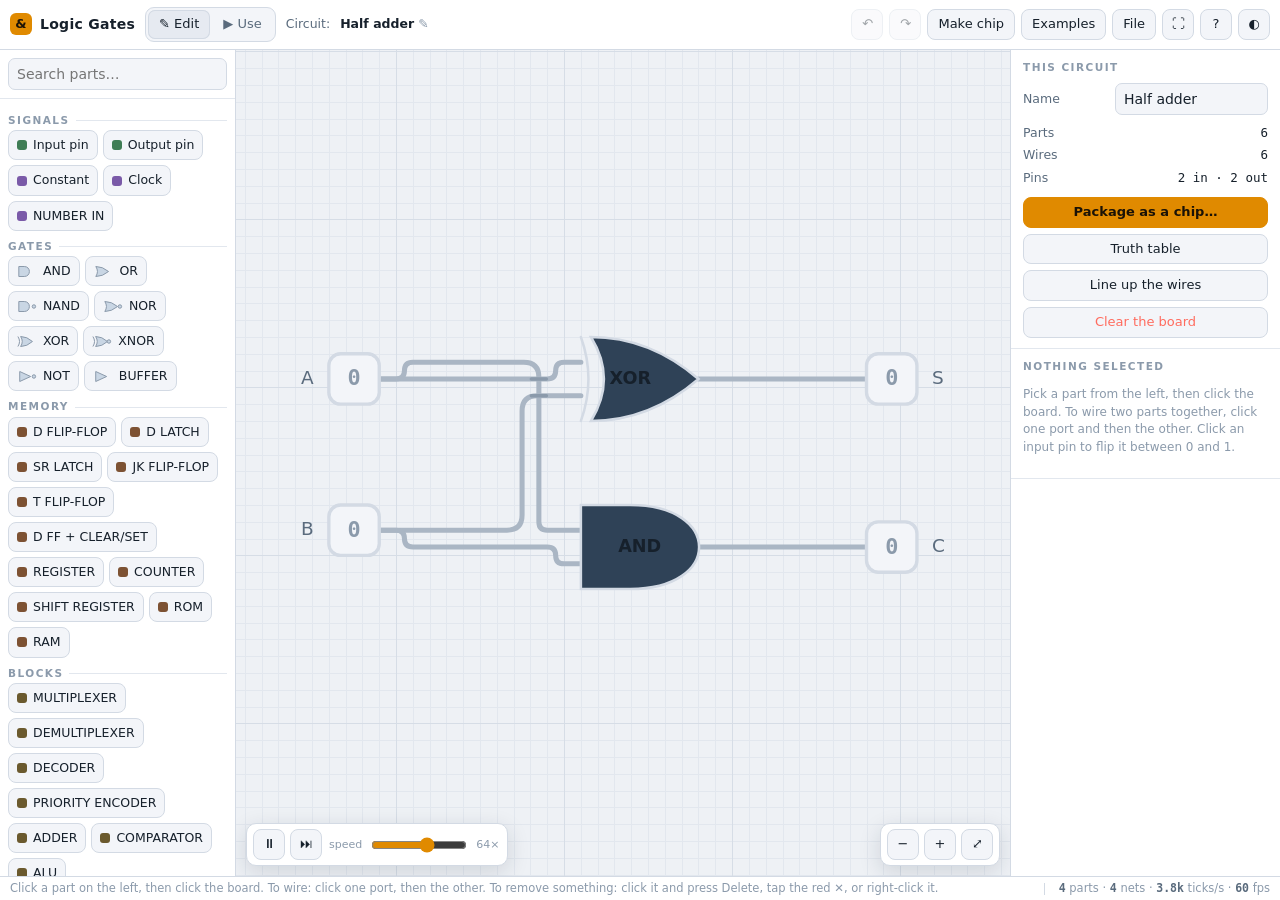
<file: logic.html>
<!DOCTYPE html>
<html lang="en">
<head>
<meta charset="UTF-8">
<meta name="viewport" content="width=device-width, initial-scale=1, viewport-fit=cover">

<!--
  ===========================================================================
  Logic Gate Simulator — a digital logic simulator that runs in one file.
  ---------------------------------------------------------------------------
  A schematic board. Drop gates, wire them together, toggle inputs, and watch
  the signals move. Any circuit you build can be packaged into a reusable
  CHIP, which then appears in the palette and can be dropped into bigger
  circuits (chips inside chips, as deep as you like). That is the "build a
  computer out of NAND gates" workflow.


  HOW IT SIMULATES. The circuit compiles down to a netlist of primitive gates
  joined by nets. Every net holds one bit, and every tick each gate reads its
  inputs and writes its outputs *simultaneously* — a unit-delay model. That single choice is what makes feedback work: cross-coupled NAND
  gates latch, a ring of inverters oscillates, and an edge-triggered flip-flop
  built from gates behaves like the real thing.

  NO BUILD STEP, NO NETWORK. Everything (markup, styling, engine, examples) is
  in this file, so it runs from a web server or straight off the filesystem,
  online or off. Nothing is uploaded; your work is saved in localStorage and
  can be exported to a JSON file.
  ===========================================================================
-->

<title>Logic Gate Simulator — build circuits from gates</title>
<meta name="description" content="Build logic circuits from gates, wire them together, and package them into reusable chips.">
<meta name="theme-color" content="#0f141a">
<meta name="apple-mobile-web-app-capable" content="yes">
<meta name="apple-mobile-web-app-status-bar-style" content="black-translucent">
<meta name="apple-mobile-web-app-title" content="Logic Gates">

<!-- Favicon drawn inline as an SVG data URI: an AND gate with two input legs,
     so the page keeps its own identity without shipping another binary. -->
<link rel="icon" href="data:image/svg+xml,%3Csvg xmlns='http://www.w3.org/2000/svg' viewBox='0 0 32 32'%3E%3Crect width='32' height='32' rx='7' fill='%230f141a'/%3E%3Cg stroke='%23ffc247' stroke-width='2.4' fill='none' stroke-linecap='round'%3E%3Cpath d='M12 8h5a8 8 0 0 1 0 16h-5z' fill='none'/%3E%3Cpath d='M12 8v16'/%3E%3Cpath d='M5 13h7M5 19h7M25 16h3'/%3E%3C/g%3E%3C/svg%3E">

<style>
/* ==========================================================================
   THEME
   Dark by default (a lit workbench in a dark room), light when the system asks
   for it. The [data-theme] attribute on <html> lets the in-app toggle win.
   ========================================================================== */
:root{
  --bg:#0f141a; --panel:#151d26; --panel-2:#1b2634; --panel-3:#22303f;
  --line:#2a3849; --line-soft:#213040;
  --ink:#dbe6f2; --ink-soft:#93a5b9; --ink-faint:#61738a;
  --accent:#ffc247;          /* a HIGH signal */
  --accent-dim:#7a5c1f;
  --low:#3d4b5c;             /* a LOW signal */
  --select:#5cc8ff;
  --danger:#ff6b5e; --warn:#ffb03a; --ok:#4bd684;
  --wire-hi:#ffc247; --wire-lo:#41505f;
  --chip:#2f4257; --chip-ink:#dbe6f2;
  --grid:#1b2733; --grid-strong:#23323f;
  --board:#e8e4d8; --board-line:#c9c4b4; --board-hole:#8f8b7e;
  --shadow:0 6px 22px rgba(0,0,0,.45);
  --ui:system-ui,-apple-system,"Segoe UI",Roboto,Helvetica,Arial,sans-serif;
  --mono:ui-monospace,"SF Mono","Cascadia Code","Roboto Mono",Menlo,Consolas,monospace;
  --safe-top:env(safe-area-inset-top,0px);
  --safe-bot:env(safe-area-inset-bottom,0px);
  --rail:236px; --rail-r:270px;
}
@media (prefers-color-scheme:light){
  :root{
    --bg:#eef1f5; --panel:#ffffff; --panel-2:#f3f5f9; --panel-3:#e6eaf1;
    --line:#d3dae4; --line-soft:#e2e7ee;
    --ink:#16202b; --ink-soft:#5a6b7d; --ink-faint:#8b9aab;
    --accent:#e08a00; --accent-dim:#f0c581;
    --low:#b4c0cd; --select:#0f83d6;
    --wire-hi:#e08a00; --wire-lo:#aab6c4;
    --chip:#c9d6e4; --chip-ink:#16202b;
    --grid:#e2e7ee; --grid-strong:#d6dde6;
    --shadow:0 6px 22px rgba(20,35,55,.14);
  }
}
:root[data-theme="dark"]{
  --bg:#0f141a; --panel:#151d26; --panel-2:#1b2634; --panel-3:#22303f;
  --line:#2a3849; --line-soft:#213040;
  --ink:#dbe6f2; --ink-soft:#93a5b9; --ink-faint:#61738a;
  --accent:#ffc247; --accent-dim:#7a5c1f; --low:#3d4b5c; --select:#5cc8ff;
  --wire-hi:#ffc247; --wire-lo:#41505f; --chip:#2f4257; --chip-ink:#dbe6f2;
  --grid:#1b2733; --grid-strong:#23323f;
  --shadow:0 6px 22px rgba(0,0,0,.45);
}
:root[data-theme="light"]{
  --bg:#eef1f5; --panel:#ffffff; --panel-2:#f3f5f9; --panel-3:#e6eaf1;
  --line:#d3dae4; --line-soft:#e2e7ee;
  --ink:#16202b; --ink-soft:#5a6b7d; --ink-faint:#8b9aab;
  --accent:#e08a00; --accent-dim:#f0c581; --low:#b4c0cd; --select:#0f83d6;
  --wire-hi:#e08a00; --wire-lo:#aab6c4; --chip:#c9d6e4; --chip-ink:#16202b;
  --grid:#e2e7ee; --grid-strong:#d6dde6;
  --shadow:0 6px 22px rgba(20,35,55,.14);
}

*{box-sizing:border-box}
html,body{height:100%}
body{
  margin:0;background:var(--bg);color:var(--ink);font-family:var(--ui);
  font-size:14px;line-height:1.45;overflow:hidden;-webkit-font-smoothing:antialiased;
  overscroll-behavior:none;
}
button,input,select{font:inherit;color:inherit}
::-webkit-scrollbar{width:10px;height:10px}
::-webkit-scrollbar-thumb{background:var(--panel-3);border-radius:6px}
::-webkit-scrollbar-track{background:transparent}

/* ==========================================================================
   APP SHELL — three columns (palette · stage · inspector), three rows.
   ========================================================================== */
#app{
  display:grid;height:100%;
  grid-template-columns:var(--rail) minmax(0,1fr) var(--rail-r);
  grid-template-rows:auto minmax(0,1fr) auto;
  grid-template-areas:"top top top" "pal stage insp" "bar bar bar";
  padding-top:var(--safe-top);
}
#app.hide-insp{grid-template-columns:var(--rail) minmax(0,1fr) 0}
#app.hide-insp #inspector{display:none}

/* ---- top bar ---- */
#topbar{
  grid-area:top;display:flex;align-items:center;gap:10px;padding:7px 10px;
  background:var(--panel);border-bottom:1px solid var(--line);min-height:46px;
}
.brand{display:flex;align-items:center;gap:8px;font-weight:700;letter-spacing:.02em;white-space:nowrap}
.brand .mark{
  width:22px;height:22px;border-radius:6px;background:var(--accent);color:#1a1206;
  display:grid;place-items:center;font-size:13px;font-weight:800;flex:0 0 auto;
}
.brand .sub{color:var(--ink-faint);font-weight:400;font-size:12px}
.seg{display:flex;background:var(--panel-2);border:1px solid var(--line);border-radius:9px;padding:2px;gap:2px}
.seg button{
  background:none;border:0;padding:5px 11px;border-radius:7px;cursor:pointer;
  color:var(--ink-soft);font-size:13px;white-space:nowrap;
}
.seg button.on{background:var(--panel-3);color:var(--ink);box-shadow:inset 0 0 0 1px var(--line)}
.grow{flex:1 1 auto;min-width:0}
#crumbs{
  display:flex;align-items:center;gap:6px;color:var(--ink-soft);font-size:12.5px;
  min-width:0;overflow:hidden;white-space:nowrap;text-overflow:ellipsis;
}
#crumbs .chipname{color:var(--ink);font-weight:600}
#crumbs .crumb-name{
  background:none;border:0;padding:2px 4px;border-radius:6px;cursor:pointer;
  color:var(--ink);font-weight:600;font-size:12.5px;
}
#crumbs .crumb-name:hover{background:var(--panel-2);color:var(--select)}
#crumbs .crumb-name .pen{color:var(--ink-faint);font-weight:400}
#crumbs button{background:none;border:0;color:var(--select);cursor:pointer;padding:0;font-size:12.5px}
.tools{display:flex;gap:6px;align-items:center;flex:0 0 auto}
.btn{
  background:var(--panel-2);border:1px solid var(--line);border-radius:8px;
  padding:5px 10px;cursor:pointer;color:var(--ink);white-space:nowrap;font-size:13px;
}
.btn:hover{background:var(--panel-3)}
.btn:disabled{opacity:.4;cursor:default}
.btn.primary{background:var(--accent);border-color:var(--accent);color:#1a1206;font-weight:600}
.btn.primary:hover{filter:brightness(1.08)}
.btn.icon{padding:5px 8px;min-width:32px;text-align:center}
.btn.danger{color:var(--danger);border-color:var(--line)}
.btn.wreck{background:var(--danger);border-color:var(--danger);color:#fff;font-weight:600}
.btn.wreck:hover{filter:brightness(1.08)}

/* ---- palette ---- */
#palette{
  grid-area:pal;background:var(--panel);border-right:1px solid var(--line);
  display:flex;flex-direction:column;min-height:0;
}
.pal-search{padding:8px;border-bottom:1px solid var(--line-soft)}
.pal-search input{
  width:100%;background:var(--panel-2);border:1px solid var(--line);border-radius:8px;
  padding:6px 9px;outline:none;
}
.pal-search input:focus{border-color:var(--select)}
.pal-scroll{overflow-y:auto;padding:6px 8px 14px;flex:1 1 auto;min-height:0}
.pal-group{margin:8px 0 2px;display:flex;align-items:center;gap:6px}
.pal-group h3{
  margin:0;font-size:10.5px;letter-spacing:.14em;text-transform:uppercase;
  color:var(--ink-faint);font-weight:700;
}
.pal-group .rule{flex:1;height:1px;background:var(--line-soft)}
.pal-items{display:flex;flex-wrap:wrap;gap:5px}
.pal-item{
  display:flex;align-items:center;gap:6px;background:var(--panel-2);
  border:1px solid var(--line);border-radius:8px;padding:5px 8px;cursor:grab;
  font-size:12.5px;user-select:none;-webkit-user-select:none;touch-action:none;
}
.pal-item:hover{border-color:var(--select)}
.pal-item.armed{border-color:var(--accent);background:var(--panel-3);box-shadow:0 0 0 1px var(--accent) inset}
.pal-item .sw{width:10px;height:10px;border-radius:3px;flex:0 0 auto;background:var(--chip)}
/* the gate's real schematic shape, in place of the coloured square */
.pal-item .symwrap{display:flex;flex:0 0 auto}
.typeval{display:inline-flex;align-items:center;gap:7px}
.rotrow{display:flex;align-items:center;gap:6px}
.rotrow span{flex:1;text-align:center;color:var(--ink-faint);font-size:11.5px}
.rotrow .btn{flex:0 0 auto;padding:4px 11px;font-size:14px;line-height:1}
.symsw{width:20px;height:13px;display:block}
.symsw path,.symsw circle{fill:var(--chip);stroke:var(--ink-faint);stroke-width:1.1}
.symsw path[fill="none"]{fill:none}
.pal-item.armed .symsw path,.pal-item.armed .symsw circle{stroke:var(--accent)}
/* Chips get their part number and a plain-English name underneath, because
   "74151" tells a beginner nothing on its own. */
.pal-item.named{
  width:100%;flex-direction:column;align-items:flex-start;gap:1px;
  padding:6px 9px;text-align:left;line-height:1.3;
}
.pal-item.named .top{display:flex;align-items:center;gap:6px;font-family:var(--mono);font-size:12px}
.pal-item.named .sub{color:var(--ink-faint);font-size:11px;padding-left:16px}
.pal-item.armed.named .sub{color:var(--ink-soft)}
.pal-item.named .top .lvl{margin-left:auto}
.pal-item.named .sub{display:-webkit-box;-webkit-line-clamp:2;-webkit-box-orient:vertical;overflow:hidden}
.palcat{margin:4px 0}
.palcat>summary{display:flex;align-items:center;gap:8px;padding:7px 4px;cursor:pointer;list-style:none;border-bottom:1px solid var(--line-soft);font-size:12.5px}
.palcat>summary::-webkit-details-marker{display:none}
.palcat>summary::before{content:"▸";color:var(--ink-faint);font-size:11px}
.palcat[open]>summary::before{content:"▾"}
.palcat>summary .sw{width:10px;height:10px;border-radius:3px;flex:0 0 auto}
.palcat>summary .meta{margin-left:auto;color:var(--ink-faint);font-size:11.5px;font-family:var(--mono)}
.palcat>.pal-item{margin-top:4px}
.pal-item .gear{margin-left:2px;color:var(--ink-faint);font-size:11px}
.pal-empty{color:var(--ink-faint);font-size:12px;padding:6px 2px}

/* ---- stage ---- */
#stage{grid-area:stage;position:relative;min-width:0;min-height:0;background:var(--bg);overflow:hidden}
#cv{position:absolute;inset:0;width:100%;height:100%;display:block;touch-action:none;cursor:default}
.float{position:absolute;z-index:5}
.dock{
  display:flex;align-items:center;gap:5px;background:var(--panel);border:1px solid var(--line);
  border-radius:10px;padding:5px 6px;box-shadow:var(--shadow);
}
#simdock{left:10px;bottom:10px}
#zoomdock{right:10px;bottom:10px}
#simdock input[type=range]{width:96px;accent-color:var(--accent)}
.dock .lbl{color:var(--ink-faint);font-size:11px;padding:0 2px;white-space:nowrap}
#hint{
  left:50%;transform:translateX(-50%);top:10px;background:var(--panel);border:1px solid var(--line);
  border-radius:20px;padding:5px 14px;box-shadow:var(--shadow);font-size:12.5px;color:var(--ink-soft);
  pointer-events:none;opacity:0;transition:opacity .18s;max-width:min(90%,560px);text-align:center;
}
#hint.show{opacity:1}
#warnbox{
  right:10px;top:10px;max-width:min(340px,60vw);display:flex;flex-direction:column;gap:6px;
  pointer-events:none;
}
.warn{
  background:var(--panel);border:1px solid var(--line);border-left:3px solid var(--warn);
  border-radius:8px;padding:6px 10px;font-size:12px;color:var(--ink-soft);box-shadow:var(--shadow);
}
.warn.bad{border-left-color:var(--danger)}
.warn b{color:var(--ink);font-weight:600}

/* ---- inspector ---- */
#inspector{
  grid-area:insp;background:var(--panel);border-left:1px solid var(--line);
  display:flex;flex-direction:column;min-height:0;overflow-y:auto;
}
.insp-sec{border-bottom:1px solid var(--line-soft);padding:10px 12px}
.insp-sec h3{
  margin:0 0 8px;font-size:10.5px;letter-spacing:.14em;text-transform:uppercase;
  color:var(--ink-faint);font-weight:700;
}
.row{display:flex;align-items:center;gap:8px;margin-bottom:7px}
.row label{color:var(--ink-soft);font-size:12.5px;flex:0 0 84px}
.row .ctl{flex:1 1 auto;min-width:0}
input[type=text],input[type=number],select{
  width:100%;background:var(--panel-2);border:1px solid var(--line);border-radius:7px;
  padding:5px 8px;outline:none;
}
input[type=text]:focus,input[type=number]:focus,select:focus{border-color:var(--select)}
input[type=range]{width:100%;accent-color:var(--accent)}
.swatches{display:flex;flex-wrap:wrap;gap:5px}
.swatch{width:22px;height:22px;border-radius:6px;border:2px solid transparent;cursor:pointer}
.swatch.on{border-color:var(--ink)}
.muted{color:var(--ink-faint);font-size:12px}
.kv{display:flex;justify-content:space-between;gap:10px;font-size:12.5px;padding:2px 0}
.kv span:first-child{color:var(--ink-soft)}
.kv span:last-child{font-family:var(--mono)}
.ttable{width:100%;border-collapse:collapse;font-family:var(--mono);font-size:11.5px}
.ttable th,.ttable td{padding:2px 5px;text-align:center;border-bottom:1px solid var(--line-soft)}
.ttable th{color:var(--ink-faint);font-weight:600;position:sticky;top:0;background:var(--panel)}
.ttable td.one{color:var(--accent)}
.ttable td.zero{color:var(--ink-faint)}
.ttable .sep{border-left:1px solid var(--line)}
.tt-wrap{max-height:260px;overflow:auto;border:1px solid var(--line-soft);border-radius:8px}
.stack{display:flex;flex-direction:column;gap:6px}
.madeof{margin-top:14px;padding-top:12px;border-top:1px solid var(--line-soft)}
h4.does{
  margin:10px 0 4px;font-size:11px;letter-spacing:.12em;text-transform:uppercase;
  color:var(--accent);font-weight:700;
}
.madeof h4{margin:0 0 5px;font-size:11px;letter-spacing:.12em;text-transform:uppercase;color:var(--accent)}
.madeof p{margin:0 0 8px;line-height:1.45}
.memgrid{
  display:flex;flex-wrap:wrap;gap:3px;margin:8px 0 2px;max-height:150px;overflow-y:auto;
  font-family:var(--mono);font-size:11px;
}
.memcell{
  min-width:24px;text-align:center;padding:2px 3px;border-radius:4px;
  background:var(--panel-2);border:1px solid var(--line);color:var(--ink-soft);
}
.memcell.now{background:var(--accent);border-color:var(--accent);color:#1a1206;font-weight:700}
textarea.memtext{
  width:100%;background:var(--panel-2);border:1px solid var(--line);border-radius:7px;
  padding:6px 8px;font-family:var(--mono);font-size:11.5px;outline:none;resize:vertical;
}
textarea.memtext:focus{border-color:var(--select)}
canvas.preview{
  width:100%;height:140px;display:block;background:var(--panel-2);
  border:1px solid var(--line);border-radius:9px;cursor:zoom-in;
}
canvas.preview:hover{border-color:var(--select)}
/* short enough that the caption, the picture, the line under it and the
   "open up every…" row all fit between the sticky header and footer, even
   when the caption runs to two lines */
canvas.preview.big{height:min(48vh,430px);cursor:grab;touch-action:none}
.diagtrail{
  margin:0 0 8px;font-size:12px;color:var(--ink-faint);
}
.diagtrail button{
  background:none;border:0;padding:0;color:var(--select);cursor:pointer;font-size:12px;
}
.diagtrail button:hover{text-decoration:underline}
.diagtrail .sep{color:var(--ink-faint)}
.diagtrail b{color:var(--ink)}
.madeof .zoomhint{
  margin:5px 0 0;font-size:11px;color:var(--ink-faint);text-align:center;
}
.zoomhint .linky{
  font:inherit;background:none;border:0;padding:0;color:var(--select);cursor:pointer;
}
.zoomhint .linky:hover{text-decoration:underline}
/* "open up every D FLIP-FLOP" — one chip per kind of part in the picture */
.openups{
  display:flex;flex-wrap:wrap;align-items:center;justify-content:center;
  gap:6px;margin:9px 0 0;font-size:11px;color:var(--ink-faint);
}
.openups button{
  font:inherit;padding:3px 9px;border-radius:999px;cursor:pointer;
  background:var(--panel-2);border:1px solid var(--line);color:var(--ink);
}
.openups button:hover{border-color:var(--select);color:var(--select)}
.pinlist{display:flex;flex-direction:column;gap:3px;font-family:var(--mono);font-size:11.5px}
.pinlist div{display:flex;justify-content:space-between;gap:8px;padding:1px 0}
.pinlist .n{color:var(--ink-faint)}

/* ---- status bar ---- */
#statusbar{
  grid-area:bar;display:flex;align-items:center;gap:14px;padding:3px 10px;
  background:var(--panel);border-top:1px solid var(--line);font-size:11.5px;
  color:var(--ink-faint);min-height:24px;padding-bottom:calc(3px + var(--safe-bot));
}
#statusbar .sep{width:1px;height:12px;background:var(--line)}
#statusbar .tip{flex:1;overflow:hidden;text-overflow:ellipsis;white-space:nowrap}
#statusbar b{color:var(--ink-soft);font-weight:600;font-family:var(--mono)}

/* ==========================================================================
   MODALS
   ========================================================================== */
#modal{position:fixed;inset:0;z-index:50;display:none;align-items:center;justify-content:center;padding:16px}
#modal.open{display:flex}
#modal .scrim{position:absolute;inset:0;background:rgba(0,0,0,.55)}

/* ---- the Operate view ----------------------------------------------------
   A screen and a keyboard, and nothing else — no palette, no wires, no
   inspector. What is on it is entirely up to whatever the circuit underneath
   was made to print; this is only the glass it prints onto. */
/* An ID selector setting display outranks the UA stylesheet's [hidden]{display:
   none}, so display has to be set per hidden-state explicitly here — otherwise
   the [hidden] attribute toggles nothing and this covers the screen forever. */
#operate{
  display:none;
  position:fixed;inset:0;z-index:60;background:#0b0f0c;
  flex-direction:column;padding:var(--safe-top) 0 var(--safe-bot);
}
#operate:not([hidden]){display:flex}
#op-bar{
  display:flex;align-items:center;gap:10px;padding:9px 14px;background:#0f140f;
  border-bottom:1px solid #1c2b1c;flex:0 0 auto;
}
#op-label{
  font-family:var(--mono);font-size:11px;letter-spacing:.16em;color:#5a8f5a;font-weight:700;
}
#op-bar .btn{background:#132013;border-color:#254025;color:#8fd98f}
#op-bar .btn:hover{background:#1a2e1a}
#op-screen{
  flex:1 1 auto;min-height:0;overflow-y:auto;padding:22px 26px;
  font-family:var(--mono);font-size:15px;line-height:1.5;color:#7fe27f;
  text-shadow:0 0 6px rgba(127,226,127,.35);
}
#op-text{margin:0;white-space:pre-wrap;word-break:break-word;display:inline}
#op-cursor{animation:op-blink 1s step-end infinite}
@media (prefers-reduced-motion:reduce){#op-cursor{animation:none}}
@keyframes op-blink{50%{opacity:0}}
#op-empty{
  margin:auto;max-width:440px;text-align:center;padding:0 24px;
  font-family:var(--ui);color:#5a8f5a;font-size:14px;line-height:1.5;
}
#op-empty b{color:#8fd98f;font-family:var(--mono)}
.sheet{
  position:relative;background:var(--panel);border:1px solid var(--line);border-radius:14px;
  box-shadow:var(--shadow);max-width:640px;width:100%;max-height:86vh;overflow:auto;
}
.sheet.wide{max-width:860px}
/* the whole window, for the big diagrams */
.sheet.huge{max-width:none;width:100%;height:100%;max-height:none}
/* leaves room for the caption, the hint and the "open up every…" row, so the
   sticky footer never covers them */
.sheet.huge canvas.preview.big{height:calc(100vh - 310px)}
.sheet header{
  display:flex;align-items:center;gap:10px;padding:12px 16px;border-bottom:1px solid var(--line);
  position:sticky;top:0;background:var(--panel);z-index:1;
}
.sheet header h2{margin:0;font-size:15px}
.sheet .body{padding:14px 16px}
.sheet footer{
  display:flex;justify-content:flex-end;gap:8px;padding:12px 16px;border-top:1px solid var(--line);
  position:sticky;bottom:0;background:var(--panel);
}
.cards{display:grid;grid-template-columns:repeat(auto-fill,minmax(210px,1fr));gap:9px}
.card{
  text-align:left;background:var(--panel-2);border:1px solid var(--line);border-radius:10px;
  padding:10px 12px;cursor:pointer;
}
.card:hover{border-color:var(--select)}
.card b{display:block;margin-bottom:3px}
.card span{color:var(--ink-faint);font-size:12px;line-height:1.35;display:block}
.libtools{display:flex;gap:8px;align-items:center;margin:0 0 6px;flex-wrap:wrap}
.libtools input{flex:1 1 200px;min-width:0}
.libcat{display:flex;align-items:center;gap:8px;margin:18px 0 4px;padding-bottom:5px;border-bottom:1px solid var(--line)}
.libcat .sw{width:12px;height:12px;border-radius:3px;flex:0 0 auto}
.libcat .meta{color:var(--ink-faint);font-size:11.5px;font-family:var(--mono)}
.librow{padding:9px 0;border-bottom:1px solid var(--line-soft)}
.librow .top{display:flex;align-items:center;gap:8px;flex-wrap:wrap}
.librow .nm{font-weight:600}
.librow p{margin:4px 0 7px;color:var(--ink-faint);font-size:12.5px;line-height:1.4}
.librow .acts{display:flex;gap:6px;flex-wrap:wrap}
.lvl{font-size:10px;padding:1px 7px;border-radius:99px;border:1px solid var(--line);color:var(--ink-soft);text-transform:uppercase;letter-spacing:.05em}
.lvl-raw{color:#c9a25c;border-color:#7a5c1f}
.lvl-simple{color:#4bd684;border-color:#2c6b46}
.lvl-intermediate{color:#5cc8ff;border-color:#2b6a8c}
.lvl-advanced{color:#c77dff;border-color:#6b4a8c}
.lvl-computer{color:#ff8a7a;border-color:#8c3f35}
.help h4{margin:16px 0 6px;font-size:13px}
.help p,.help li{color:var(--ink-soft);font-size:13px}
.help ul{margin:6px 0;padding-left:18px}
.help kbd{
  font-family:var(--mono);font-size:11px;background:var(--panel-2);border:1px solid var(--line);
  border-bottom-width:2px;border-radius:5px;padding:1px 5px;color:var(--ink);
}
.help code{font-family:var(--mono);font-size:12px;color:var(--accent)}
.chiprow{
  display:flex;align-items:center;gap:9px;padding:7px 9px;border:1px solid var(--line);
  border-radius:9px;background:var(--panel-2);margin-bottom:6px;
}
.chiprow .sw{width:14px;height:14px;border-radius:4px;flex:0 0 auto}
.chiprow .nm{flex:1;min-width:0;overflow:hidden;text-overflow:ellipsis;white-space:nowrap}
.chiprow .meta{color:var(--ink-faint);font-size:11.5px;font-family:var(--mono)}

/* ==========================================================================
   NARROW SCREENS — rails become slide-over drawers.
   ========================================================================== */
@media (max-width:900px){
  #app{grid-template-columns:minmax(0,1fr);grid-template-areas:"top" "stage" "bar"}
  #palette,#inspector{
    position:fixed;z-index:30;top:calc(46px + var(--safe-top));bottom:0;width:min(280px,84vw);
    box-shadow:var(--shadow);transition:transform .2s ease;
  }
  #palette{left:0;transform:translateX(-101%)}
  #inspector{right:0;transform:translateX(101%);width:min(300px,88vw)}
  #app.pal-open #palette{transform:none}
  #app.insp-open #inspector{transform:none;display:flex}
  #app.hide-insp #inspector{display:flex}
  .brand .sub{display:none}
  #crumbs{display:none}
}
/* On a phone the top bar cannot hold everything, so the less-used controls
   move into a "⋯" sheet and the two stage docks shrink to fit side by side. */
.narrow-only{display:none}
@media (max-width:560px){
  .tools .wide-only{display:none}
  .seg.wide-only{display:none}
  .brand span.nm{display:none}
  .narrow-only{display:inline-block}
  #topbar{gap:6px;padding:6px}
  .seg button{padding:5px 8px}
  #simdock{left:8px;bottom:8px;gap:3px}
  #simdock .lbl{display:none}
  #simdock input[type=range]{width:64px}
  #zoomdock{right:8px;bottom:8px;gap:3px}
  .dock{padding:4px}
}
.drawer-btn{display:none}
@media (max-width:900px){.drawer-btn{display:inline-block}}
</style>
</head>

<body>
<div id="app">

  <!-- ==================== TOP BAR ==================== -->
  <header id="topbar">
    <button class="btn icon drawer-btn" id="btn-pal" title="Parts">☰</button>
    <div class="brand">
      <span class="mark" aria-hidden="true">&amp;</span>
      <span class="nm">Logic Gates</span>
    </div>


    <div class="seg wide-only" role="tablist" aria-label="What clicking does">
      <button id="act-edit" class="on" role="tab" title="Place, wire and move things (E)">✎ Edit</button>
      <button id="act-run" role="tab" title="Only work the switches — nothing can be re-wired (E)">▶ Use</button>
    </div>
    <!-- the same switch on a phone, where the bar cannot hold two more labels
         and fat fingers make it matter most -->
    <button class="btn icon narrow-only" id="act-toggle" title="Switch to Use (E)">✎</button>

    <div id="crumbs" class="grow"></div>

    <div class="tools">
      <button class="btn icon" id="btn-undo" title="Undo (Ctrl+Z)">↶</button>
      <button class="btn icon wide-only" id="btn-redo" title="Redo (Ctrl+Shift+Z)">↷</button>
      <button class="btn primary" id="btn-operate" title="Switch to the screen and keyboard this circuit is wired to" hidden>▶ Operate</button>
      <button class="btn wide-only" id="btn-chip" title="Package this circuit as a reusable chip">Make chip</button>
      <button class="btn wide-only" id="btn-examples">Examples</button>
      <button class="btn wide-only" id="btn-file">File</button>
      <button class="btn icon wide-only" id="btn-full" title="Fullscreen (Shift+F)">⛶</button>
      <button class="btn icon wide-only" id="btn-help" title="Help">?</button>
      <button class="btn icon wide-only" id="btn-theme" title="Light / dark">◐</button>
      <button class="btn icon narrow-only" id="btn-more" title="More">⋯</button>
      <button class="btn icon drawer-btn" id="btn-insp" title="Inspector">⚙</button>
    </div>
  </header>

  <!-- ==================== PALETTE ==================== -->
  <aside id="palette">
    <div class="pal-search">
      <input id="pal-q" type="text" placeholder="Search parts…" autocomplete="off" spellcheck="false">
    </div>
    <div class="pal-scroll" id="pal-scroll"></div>
  </aside>

  <!-- ==================== STAGE ==================== -->
  <main id="stage">
    <canvas id="cv"></canvas>

    <p class="float" id="hint"></p>
    <div class="float" id="warnbox"></div>

    <div class="float dock" id="simdock">
      <button class="btn icon" id="btn-run" title="Run / pause (Space)">⏸</button>
      <button class="btn icon" id="btn-step" title="Advance one tick">⏭</button>
      <span class="lbl">speed</span>
      <input id="sim-speed" type="range" min="0" max="10" step="1" value="6" title="Ticks per frame">
      <span class="lbl" id="speed-lbl">32×</span>
    </div>

    <div class="float dock" id="zoomdock">
      <button class="btn icon" id="btn-zout" title="Zoom out">−</button>
      <button class="btn icon" id="btn-zin" title="Zoom in">+</button>
      <button class="btn icon" id="btn-fit" title="Fit to view (F)">⤢</button>
    </div>
  </main>

  <!-- ==================== INSPECTOR ==================== -->
  <aside id="inspector"></aside>

  <!-- ==================== STATUS BAR ==================== -->
  <footer id="statusbar">
    <span class="tip" id="status-tip"></span>
    <span class="sep"></span>
    <span id="status-stats"></span>
  </footer>
</div>

<!-- ==================== MODAL HOST ==================== -->
<div id="modal" aria-modal="true" role="dialog">
  <div class="scrim" data-close="1"></div>
  <div class="sheet" id="modal-sheet"></div>
</div>

<!-- ==================== OPERATE VIEW ====================
     What TERMINAL prints and KEYBOARD reads, full size — the screen and
     keyboard the circuit underneath is actually wired to, instead of the
     gates that make it work. The simulation keeps running behind this;
     leaving does not pause anything. -->
<div id="operate" hidden>
  <div id="op-bar">
    <span id="op-label">OPERATE</span>
    <span class="grow"></span>
    <button class="btn" id="op-close" title="Back to the circuit (Esc)">✎ Back to circuit</button>
  </div>
  <div id="op-screen"><pre id="op-text"></pre><span id="op-cursor">█</span></div>
  <p id="op-empty" hidden>Nothing is wired to a screen or a keyboard yet — drop a <b>TERMINAL</b> or
    <b>KEYBOARD</b> part (under Computer, in the palette) to give this circuit something to run on.</p>
</div>

<input type="file" id="file-input" accept="application/json,.json" hidden>

<script>
'use strict';
/* ==========================================================================
   0 · SMALL HELPERS
   ========================================================================== */
const $ = (s, r = document) => r.querySelector(s);
const $$ = (s, r = document) => Array.from(r.querySelectorAll(s));
const clamp = (v, a, b) => (v < a ? a : v > b ? b : v);
const rnd = (n = 8) => Math.random().toString(36).slice(2, 2 + n);
const uid = () => rnd(4) + Date.now().toString(36).slice(-4);
const clone = (o) => JSON.parse(JSON.stringify(o));
const dist2 = (ax, ay, bx, by) => (ax - bx) ** 2 + (ay - by) ** 2;

/** Build a DOM element from a tag, an attribute bag and children. */
function h(tag, attrs, ...kids) {
  const n = document.createElement(tag);
  for (const k in attrs || {}) {
    const v = attrs[k];
    if (v == null || v === false) continue;
    if (k === 'class') n.className = v;
    else if (k === 'html') n.innerHTML = v;
    else if (k.startsWith('on')) n.addEventListener(k.slice(2), v);
    else n.setAttribute(k, v === true ? '' : v);
  }
  for (const kid of kids.flat()) {
    if (kid == null || kid === false) continue;
    n.append(kid.nodeType ? kid : document.createTextNode(kid));
  }
  return n;
}

/** Union-find over arbitrary string keys — the backbone of both netlists. */
class DSU {
  constructor() { this.idx = new Map(); this.parent = []; }
  id(key) {
    let i = this.idx.get(key);
    if (i === undefined) { i = this.parent.length; this.idx.set(key, i); this.parent.push(i); }
    return i;
  }
  find(i) { while (this.parent[i] !== i) { this.parent[i] = this.parent[this.parent[i]]; i = this.parent[i]; } return i; }
  union(a, b) { const ra = this.find(a), rb = this.find(b); if (ra !== rb) this.parent[rb] = ra; return ra; }
  rootOf(key) { return this.find(this.id(key)); }
}

/* ==========================================================================
   1 · PART DEFINITIONS (the primitives every circuit bottoms out in)

   Each entry describes how a part looks, how many ports it has, and — for the
   parts that actually compute something — what it does on a tick. Anything not
   listed here is a user-made chip, which the compiler expands into these.
   ========================================================================== */

const GATE_COLORS = {
  io: '#3f7d55', src: '#7a5aa8', gate: '#2f4257', seq: '#7d5233',
  blk: '#6b5a2e',
  disp: '#365f7d', plumb: '#4a4f58',
};

const PORT_GAP = 20;     // vertical spacing between a part's ports
const GRID = 10;         // editor snap grid, in world units

/** Bit helpers used by the gate bodies. */
const andOf = (a) => a.every(Boolean) ? 1 : 0;
const orOf = (a) => a.some(Boolean) ? 1 : 0;
const xorOf = (a) => a.reduce((s, v) => s ^ (v ? 1 : 0), 0);

/** Helpers for the wide parts: a row of ports read or written as one number. */
const namesOf = (prefix, n) => Array.from({ length: n }, (_, i) => prefix + i);
const readNum = (p, v, from, n) => { let x = 0; for (let i = 0; i < n; i++) if (v[p.ins[from + i]]) x += 2 ** i; return x; };
const putNum = (p, put, from, n, x) => { for (let i = 0; i < n; i++) put(p.outs[from + i], Math.floor(x / 2 ** i) % 2); };

const PARTS = {
  /* ---- chip boundary ------------------------------------------------- */
  IN: {
    name: 'Input pin', cat: 'io', nick: "a switch", plain: "A pin on the edge of your circuit, and a switch you can flip: click it to change between 0 and 1. When you package the circuit as a chip, each of these becomes one of that chip's input connections.", group: 'Signals', shape: 'pin',
    ins: () => [], outs: () => [''], w: 30, h: 30,
    make: () => ({ label: 'in', value: 0, momentary: false }),
    tip: 'A pin on the edge of the chip. Click it to flip it between 0 and 1.',
    sim: (p, v, put) => put(p.outs[0], p.node.value ? 1 : 0),
  },
  OUT: {
    name: 'Output pin', cat: 'io', nick: "a result", plain: "A pin on the edge of your circuit. It lights up when the signal reaching it is 1, and becomes one of the chip's output connections when you package it.", group: 'Signals', shape: 'pin',
    ins: () => [''], outs: () => [], w: 30, h: 30,
    make: () => ({ label: 'out' }),
    tip: 'A pin on the edge of the chip. Lights up when the signal is 1.',
  },
  CONST: {
    name: 'Constant', cat: 'src', nick: "always 0, or always 1", plain: "Holds one value forever; click it to change which. Handy for tying an input you are not using to a fixed level.", group: 'Signals', shape: 'const',
    ins: () => [], outs: () => [''], w: 40, h: 30,
    make: () => ({ value: 1 }),
    tip: 'A permanent 0 or 1. Click to flip it.',
    sim: (p, v, put) => put(p.outs[0], p.node.value ? 1 : 0),
  },
  CLOCK: {
    name: 'Clock', cat: 'src', nick: "a steady pulse", plain: "Turns itself on and off forever, at whatever rate you set in this panel. This is what drives counters and flip-flops.", group: 'Signals', shape: 'clock',
    ins: () => [], outs: () => [''], w: 46, h: 30,
    make: () => ({ hz: 2 }),
    tip: 'A square wave. Set its rate in the inspector.',
    sim: (p, v, put, ctx) => {
      const half = 500 / Math.max(0.05, p.node.hz || 2);
      if (p.st.t === undefined) { p.st.t = ctx.now; p.st.q = 0; }
      // Catch up in whole half-periods so a slow frame does not desynchronise it.
      while (ctx.now - p.st.t >= half) { p.st.t += half; p.st.q ^= 1; }
      put(p.outs[0], p.st.q);
    },
  },

  /* ---- gates ---------------------------------------------------------- */
  AND: { name: 'AND', cat: 'gate', nick: "both", plain: "On only when every one of its inputs is on. Think \u201cthis AND that\u201d.", group: 'Gates', vin: true, tip: '1 only when every input is 1.',
    sim: (p, v, put) => put(p.outs[0], andOf(p.ins.map((n) => v[n]))) },
  OR: { name: 'OR', cat: 'gate', nick: "either", plain: "On when at least one of its inputs is on \u2014 or both. Think \u201cthis OR that\u201d.", group: 'Gates', vin: true, tip: '1 when at least one input is 1.',
    sim: (p, v, put) => put(p.outs[0], orOf(p.ins.map((n) => v[n]))) },
  NAND: { name: 'NAND', cat: 'gate', nick: "not both", plain: "On unless every input is on \u2014 an AND with its answer flipped. Every other gate can be built out of NANDs, which is why they are everywhere.", group: 'Gates', vin: true, bubble: true,
    tip: 'AND, inverted. Every other gate can be built from these.',
    sim: (p, v, put) => put(p.outs[0], andOf(p.ins.map((n) => v[n])) ^ 1) },
  NOR: { name: 'NOR', cat: 'gate', nick: "neither", plain: "On only when all of its inputs are off \u2014 an OR with its answer flipped. Like the NAND, it is enough on its own to build anything.", group: 'Gates', vin: true, bubble: true, tip: 'OR, inverted.',
    sim: (p, v, put) => put(p.outs[0], orOf(p.ins.map((n) => v[n])) ^ 1) },
  XOR: { name: 'XOR', cat: 'gate', nick: "different", plain: "On when its two inputs disagree. Adding two bits is an XOR for the answer and an AND for the carry \u2014 that is the whole half adder.", group: 'Gates', vin: true, tip: '1 when an odd number of inputs are 1.',
    sim: (p, v, put) => put(p.outs[0], xorOf(p.ins.map((n) => v[n]))) },
  XNOR: { name: 'XNOR', cat: 'gate', nick: "the same", plain: "On when its inputs match. An XOR with its answer flipped, and the quickest way to ask whether two things agree.", group: 'Gates', vin: true, bubble: true, tip: 'XOR, inverted — 1 when the inputs match.',
    sim: (p, v, put) => put(p.outs[0], xorOf(p.ins.map((n) => v[n])) ^ 1) },
  NOT: {
    name: 'NOT', cat: 'gate', nick: "the opposite", plain: "Flips its input over: 1 becomes 0 and 0 becomes 1. Also called an inverter.", group: 'Gates', bubble: true, w: 46,
    ins: () => [''], outs: () => [''], tip: 'Flips the bit.',
    sim: (p, v, put) => put(p.outs[0], v[p.ins[0]] ^ 1),
  },
  BUF: {
    name: 'BUFFER', cat: 'gate', nick: "a pause", plain: "Passes its input straight through, one tick later. The answer is unchanged; the delay is the point.", group: 'Gates', w: 56,
    ins: () => [''], outs: () => [''], tip: 'Passes the bit through, one tick later.',
    sim: (p, v, put) => put(p.outs[0], v[p.ins[0]]),
  },

  /* ---- memory ---------------------------------------------------------
     Provided ready-made because they are what you reach for once the
     combinational stuff works — but nothing stops you building your own out
     of NANDs and packaging that instead. */
  DFF: {
    name: 'D FLIP-FLOP', cat: 'seq', nick: "one bit of memory", plain: "At the instant the clock rises it takes a copy of D and holds it, whatever D does afterwards, until the next rising edge. This is how anything remembers anything.", group: 'Memory', w: 76,
    ins: () => ['D', '>'], outs: () => ['Q', 'Q̄'],
    tip: 'Copies D to Q on each rising edge of the clock input.',
    sim: (p, v, put) => {
      const d = v[p.ins[0]], c = v[p.ins[1]];
      if (c && !p.st.pc) p.st.q = d;
      p.st.pc = c;
      put(p.outs[0], p.st.q | 0); put(p.outs[1], (p.st.q | 0) ^ 1);
    },
  },
  DLATCH: {
    name: 'D LATCH', cat: 'seq', nick: "one bit, while the door is open", plain: "While the enable input is 1 the output simply follows D. The moment enable drops to 0 it freezes whatever was there.", group: 'Memory', w: 66,
    ins: () => ['D', 'E'], outs: () => ['Q', 'Q̄'],
    tip: 'While enable is 1, Q follows D. When it drops to 0, Q holds.',
    sim: (p, v, put) => {
      if (v[p.ins[1]]) p.st.q = v[p.ins[0]];
      put(p.outs[0], p.st.q | 0); put(p.outs[1], (p.st.q | 0) ^ 1);
    },
  },
  SRLATCH: {
    name: 'SR LATCH', cat: 'seq', nick: "set it, reset it", plain: "Two inputs and one remembered bit. A 1 on S sets the bit; a 1 on R clears it; with both low it holds what it had. Both high at once is the forbidden state — a real NOR latch drives both outputs low, and so does this one, until you let go.", group: 'Memory', w: 76,
    ins: () => ['S', 'R'], outs: () => ['Q', 'Q̄'],
    tip: 'S sets it, R clears it, neither holds. Both at once is forbidden.',
    sim: (p, v, put) => {
      const s = v[p.ins[0]], r = v[p.ins[1]];
      if (s && r) { put(p.outs[0], 0); put(p.outs[1], 0); return; }
      if (s) p.st.q = 1; else if (r) p.st.q = 0;
      put(p.outs[0], p.st.q | 0); put(p.outs[1], (p.st.q | 0) ^ 1);
    },
  },
  JKFF: {
    name: 'JK FLIP-FLOP', cat: 'seq', sync: true, nick: "set, clear, hold or flip", plain: "A D flip-flop with more to say. On each rising clock edge: J and K both 0 holds the bit, J alone sets it, K alone clears it, and both together flip it over. The flip is what makes it the heart of every counter.", group: 'Memory', w: 90,
    ins: () => ['J', 'K', '>'], outs: () => ['Q', 'Q̄'],
    tip: 'On the clock edge: 00 hold, 10 set, 01 clear, 11 toggle.',
    sim: (p, v, put) => {
      const j = v[p.ins[0]], k = v[p.ins[1]], c = v[p.ins[2]];
      if (c && !p.st.pc) { if (j && k) p.st.q = (p.st.q | 0) ^ 1; else if (j) p.st.q = 1; else if (k) p.st.q = 0; }
      p.st.pc = c;
      put(p.outs[0], p.st.q | 0); put(p.outs[1], (p.st.q | 0) ^ 1);
    },
  },
  TFF: {
    name: 'T FLIP-FLOP', cat: 'seq', sync: true, nick: "flips on every tick", plain: "Each rising clock edge, if T is 1, the stored bit flips over; if T is 0 it holds. Feed T a constant 1 and the output is the clock cut in half — chain a few and you are counting in binary.", group: 'Memory', w: 90,
    ins: () => ['T', '>'], outs: () => ['Q', 'Q̄'],
    tip: 'Toggles on each clock edge while T is 1.',
    sim: (p, v, put) => {
      const t = v[p.ins[0]], c = v[p.ins[1]];
      if (c && !p.st.pc && t) p.st.q = (p.st.q | 0) ^ 1;
      p.st.pc = c;
      put(p.outs[0], p.st.q | 0); put(p.outs[1], (p.st.q | 0) ^ 1);
    },
  },
  DFFR: {
    name: 'D FF + CLEAR/SET', cat: 'seq', sync: true, nick: "a flip-flop you can reset", plain: "The ordinary D flip-flop, plus two override inputs that act at once, without waiting for a clock: CLR forces the bit to 0 and SET forces it to 1. This is how a machine gets back to a known state when it starts up.", group: 'Memory', w: 96,
    ins: () => ['D', '>', 'CLR', 'SET'], outs: () => ['Q', 'Q̄'],
    tip: 'D flip-flop with immediate clear and set inputs.',
    sim: (p, v, put) => {
      const d = v[p.ins[0]], c = v[p.ins[1]], clr = v[p.ins[2]], set = v[p.ins[3]];
      if (clr) p.st.q = 0; else if (set) p.st.q = 1; else if (c && !p.st.pc) p.st.q = d;
      p.st.pc = c;
      put(p.outs[0], p.st.q | 0); put(p.outs[1], (p.st.q | 0) ^ 1);
    },
  },
  REG: {
    name: 'REGISTER', cat: 'seq', sync: true, group: 'Memory', nick: 'a whole word of memory',
    plain: 'Holds a number of any width you choose. On each rising clock edge: if CLR is 1 it goes back to zero; otherwise, if LD is 1, it takes whatever is on the D inputs. With neither it simply keeps what it had. A register is just a row of flip-flops sharing one clock.',
    params: [{ key: 'bits', label: 'How many bits', min: 1, max: 16 }], make: () => ({ bits: 4 }),
    ins: (n) => namesOf('D', n.bits || 4).concat(['LD', 'CLR', '>']), outs: (n) => namesOf('Q', n.bits || 4),
    tip: 'Loads D on the clock edge when LD is 1; clears when CLR is 1.',
    sim: (p, v, put) => {
      const nb = p.outs.length, ld = v[p.ins[nb]], clr = v[p.ins[nb + 1]], c = v[p.ins[nb + 2]];
      if (c && !p.st.pc) { if (clr) p.st.q = 0; else if (ld) p.st.q = readNum(p, v, 0, nb); }
      p.st.pc = c;
      putNum(p, put, 0, nb, p.st.q | 0);
    },
  },
  COUNTER: {
    name: 'COUNTER', cat: 'seq', sync: true, group: 'Memory', nick: 'counts clock ticks',
    plain: 'A register that can add one to itself. On each rising clock edge: CLR sends it to zero; otherwise LD loads the D inputs; otherwise, while EN is 1, it counts up — or down, if DN is 1 — and wraps round at either end. CO goes high when it is about to wrap, so counters can be chained.',
    params: [{ key: 'bits', label: 'How many bits', min: 1, max: 16 }], make: () => ({ bits: 4 }),
    ins: (n) => namesOf('D', n.bits || 4).concat(['LD', 'EN', 'DN', 'CLR', '>']), outs: (n) => namesOf('Q', n.bits || 4).concat(['CO']),
    tip: 'Counts up (or down) on each clock edge while EN is 1. Loads D when LD is 1.',
    sim: (p, v, put) => {
      const nb = p.outs.length - 1, mask = 2 ** nb - 1;
      const ld = v[p.ins[nb]], en = v[p.ins[nb + 1]], dn = v[p.ins[nb + 2]], clr = v[p.ins[nb + 3]], c = v[p.ins[nb + 4]];
      if (c && !p.st.pc) {
        if (clr) p.st.q = 0;
        else if (ld) p.st.q = readNum(p, v, 0, nb);
        else if (en) p.st.q = dn ? ((p.st.q | 0) - 1 + mask + 1) % (mask + 1) : ((p.st.q | 0) + 1) % (mask + 1);
      }
      p.st.pc = c;
      const q = p.st.q | 0;
      putNum(p, put, 0, nb, q);
      put(p.outs[nb], en && (dn ? q === 0 : q === mask) ? 1 : 0);
    },
  },
  SHIFT: {
    name: 'SHIFT REGISTER', cat: 'seq', sync: true, group: 'Memory', nick: 'bits marching along',
    plain: 'A register that can slide its contents one place along. On each rising edge: CLR zeroes it; otherwise LD loads the D inputs; otherwise, while SH is 1, everything moves one place — towards the top bit if DIR is 0, towards Q0 if DIR is 1 — and SI is the bit that comes in at the empty end. SO is the bit about to fall off the other end.',
    params: [{ key: 'bits', label: 'How many bits', min: 2, max: 16 }], make: () => ({ bits: 8 }),
    ins: (n) => namesOf('D', n.bits || 8).concat(['SI', 'LD', 'SH', 'DIR', 'CLR', '>']), outs: (n) => namesOf('Q', n.bits || 8).concat(['SO']),
    tip: 'Shifts one place on each clock edge while SH is 1; loads D when LD is 1.',
    sim: (p, v, put) => {
      const nb = p.outs.length - 1, mask = 2 ** nb - 1;
      const si = v[p.ins[nb]], ld = v[p.ins[nb + 1]], sh = v[p.ins[nb + 2]], dir = v[p.ins[nb + 3]], clr = v[p.ins[nb + 4]], c = v[p.ins[nb + 5]];
      if (c && !p.st.pc) {
        let q = p.st.q | 0;
        if (clr) q = 0;
        else if (ld) q = readNum(p, v, 0, nb);
        else if (sh) q = dir ? (Math.floor(q / 2) + (si ? 2 ** (nb - 1) : 0)) : (((q * 2) % (mask + 1)) + (si ? 1 : 0));
        p.st.q = q;
      }
      p.st.pc = c;
      const q = p.st.q | 0;
      putNum(p, put, 0, nb, q);
      put(p.outs[nb], dir ? q & 1 : Math.floor(q / 2 ** (nb - 1)) & 1);
    },
  },

  /* ---- blocks: whole circuits that are normally built out of gates -----
     Each of these has a gate-built twin in the chip library, so you can open
     one up and see what it is made of. */
  MUX: {
    name: 'MULTIPLEXER', cat: 'blk', group: 'Blocks', nick: 'pick one of several',
    plain: 'Several inputs go in and a number on the select lines chooses which one comes out. With one select bit it is a switch between two signals; with two it chooses between four, and so on. It is how a processor picks which register to read.',
    params: [{ key: 'sel', label: 'Select bits', min: 1, max: 4 }], make: () => ({ sel: 2 }),
    ins: (n) => namesOf('I', 2 ** (n.sel || 2)).concat(namesOf('S', n.sel || 2)), outs: () => ['Y'],
    tip: 'The select lines choose which input comes out.',
    sim: (p, v, put) => {
      const k = p.node.sel || 2, ni = 2 ** k;
      put(p.outs[0], v[p.ins[readNum(p, v, ni, k)]]);
    },
  },
  DEMUX: {
    name: 'DEMULTIPLEXER', cat: 'blk', group: 'Blocks', nick: 'send to one of several',
    plain: 'The opposite of a multiplexer: one input D goes in, and the number on the select lines decides which of the outputs it appears on. Every other output stays 0. Hold D at 1 and it is a decoder: exactly one output on, the one the number names.',
    params: [{ key: 'sel', label: 'Select bits', min: 1, max: 4 }], make: () => ({ sel: 2 }),
    ins: (n) => ['D'].concat(namesOf('S', n.sel || 2)), outs: (n) => namesOf('Y', 2 ** (n.sel || 2)),
    tip: 'Sends D to the output the select lines name; the rest are 0.',
    sim: (p, v, put) => {
      const k = p.ins.length - 1, d = v[p.ins[0]], s = readNum(p, v, 1, k);
      for (let i = 0; i < p.outs.length; i++) put(p.outs[i], d && i === s ? 1 : 0);
    },
  },
  DECODER: {
    name: 'DECODER', cat: 'blk', group: 'Blocks', nick: 'a number becomes one wire',
    plain: 'Reads its inputs as a number and switches on exactly the one output with that number, leaving the rest off. Memory uses one to turn an address into a single word line; a processor uses one to turn an instruction into a single action.',
    params: [{ key: 'bits', label: 'Input bits', min: 1, max: 4 }], make: () => ({ bits: 3 }),
    ins: (n) => namesOf('A', n.bits || 3), outs: (n) => namesOf('Y', 2 ** (n.bits || 3)),
    tip: 'Turns a binary number into one active line.',
    sim: (p, v, put) => {
      const s = readNum(p, v, 0, p.ins.length);
      for (let i = 0; i < p.outs.length; i++) put(p.outs[i], i === s ? 1 : 0);
    },
  },
  ENCODER: {
    name: 'PRIORITY ENCODER', cat: 'blk', group: 'Blocks', nick: 'which wire is on?',
    plain: 'The opposite of a decoder: several lines in, and it reports the number of the highest one that is on. V says whether any line was on at all — without it there is no telling "line 0" from "nothing".',
    params: [{ key: 'bits', label: 'Output bits', min: 1, max: 4 }], make: () => ({ bits: 3 }),
    ins: (n) => namesOf('I', 2 ** (n.bits || 3)), outs: (n) => namesOf('A', n.bits || 3).concat(['V']),
    tip: 'Reports which input is on (the highest one, if several are).',
    sim: (p, v, put) => {
      let hi = -1;
      for (let i = p.ins.length - 1; i >= 0; i--) if (v[p.ins[i]]) { hi = i; break; }
      const nb = p.outs.length - 1;
      for (let i = 0; i < nb; i++) put(p.outs[i], hi >= 0 ? (hi >> i) & 1 : 0);
      put(p.outs[nb], hi >= 0 ? 1 : 0);
    },
  },
  ADDER: {
    name: 'ADDER', cat: 'blk', group: 'Blocks', nick: 'adds two numbers',
    plain: 'Adds A and B (and a carry in, CI) and gives the total in S, with CO set when the answer ran off the top. Inside is a chain of full adders, each passing its carry to the next — the gate-built version is in the chip library.',
    params: [{ key: 'bits', label: 'How many bits', min: 1, max: 16 }], make: () => ({ bits: 4 }),
    ins: (n) => namesOf('A', n.bits || 4).concat(namesOf('B', n.bits || 4), ['CI']), outs: (n) => namesOf('S', n.bits || 4).concat(['CO']),
    tip: 'A + B + carry-in, with carry-out.',
    sim: (p, v, put) => {
      const nb = p.outs.length - 1, t = readNum(p, v, 0, nb) + readNum(p, v, nb, nb) + (v[p.ins[2 * nb]] ? 1 : 0);
      putNum(p, put, 0, nb, t % 2 ** nb);
      put(p.outs[nb], t >= 2 ** nb ? 1 : 0);
    },
  },
  COMPARE: {
    name: 'COMPARATOR', cat: 'blk', group: 'Blocks', nick: 'which is bigger?',
    plain: 'Reads A and B as numbers and tells you whether A is bigger, the same, or smaller. Exactly one of the three outputs is on.',
    params: [{ key: 'bits', label: 'How many bits', min: 1, max: 16 }], make: () => ({ bits: 4 }),
    ins: (n) => namesOf('A', n.bits || 4).concat(namesOf('B', n.bits || 4)), outs: () => ['A>B', 'A=B', 'A<B'],
    tip: 'Compares two numbers.',
    sim: (p, v, put) => {
      const nb = p.ins.length / 2, a = readNum(p, v, 0, nb), b = readNum(p, v, nb, nb);
      put(p.outs[0], a > b ? 1 : 0); put(p.outs[1], a === b ? 1 : 0); put(p.outs[2], a < b ? 1 : 0);
    },
  },
  ALU: {
    name: 'ALU', cat: 'blk', group: 'Blocks', nick: 'the part that does the sums',
    plain: 'An arithmetic logic unit: two numbers in, one operation chosen by OP0–OP2, one answer out. The operations: 0 add, 1 subtract, 2 AND, 3 OR, 4 XOR, 5 NOT A, 6 shift A left, 7 shift A right. CI is the carry (or borrow) coming in; CO the one going out. It also reports whether the answer is zero (Z), negative (N) and whether signed arithmetic overflowed (V). Every processor has one at its centre.',
    params: [{ key: 'bits', label: 'How many bits', min: 2, max: 16 }], make: () => ({ bits: 8 }),
    ins: (n) => namesOf('A', n.bits || 8).concat(namesOf('B', n.bits || 8), ['OP0', 'OP1', 'OP2', 'CI']),
    outs: (n) => namesOf('F', n.bits || 8).concat(['CO', 'Z', 'N', 'V']),
    tip: 'Add, subtract, AND, OR, XOR, NOT, shift — chosen by OP0–OP2.',
    sim: (p, v, put) => {
      const nb = (p.ins.length - 4) / 2, M = 2 ** nb, a = readNum(p, v, 0, nb), b = readNum(p, v, nb, nb);
      const op = readNum(p, v, 2 * nb, 3), ci = v[p.ins[2 * nb + 3]] ? 1 : 0;
      let f = 0, co = 0, ov = 0;
      const sgn = (x) => x >= M / 2 ? x - M : x;
      switch (op) {
        case 0: { const t = a + b + ci; f = t % M; co = t >= M ? 1 : 0; ov = (sgn(a) + sgn(b) + ci) !== sgn(f) ? 1 : 0; break; }
        case 1: { const t = a - b - ci; f = ((t % M) + M) % M; co = t < 0 ? 1 : 0; ov = (sgn(a) - sgn(b) - ci) !== sgn(f) ? 1 : 0; break; }
        case 2: f = a & b; break;
        case 3: f = a | b; break;
        case 4: f = a ^ b; break;
        case 5: f = M - 1 - a; break;
        case 6: f = (a * 2) % M + ci; co = a >= M / 2 ? 1 : 0; break;
        default: f = Math.floor(a / 2) + (ci ? M / 2 : 0); co = a & 1;
      }
      putNum(p, put, 0, nb, f);
      put(p.outs[nb], co); put(p.outs[nb + 1], f === 0 ? 1 : 0);
      put(p.outs[nb + 2], f >= M / 2 ? 1 : 0); put(p.outs[nb + 3], ov);
    },
  },

  /* ---- displays -------------------------------------------------------- */
  LED: {
    name: 'LED', cat: 'disp', nick: "a light", plain: "Lights up while its input is 1. It has no effect on the circuit \u2014 it is there for you to watch. This is the one part with no gates in it at all: a real LED is a diode, and light comes out because electrons crossing a junction give up energy as photons. Below it is physics, not logic, which is why it has no \u2018what it\u2019s made of\u2019.", group: 'Displays', shape: 'led',
    ins: () => [''], outs: () => [], w: 30, h: 30,
    make: () => ({ color: '#ff5b4a' }),
    tip: 'Glows while its input is 1.',
  },
  SEG7: {
    name: '7-SEGMENT', cat: 'disp', nick: "a digit, bar by bar", plain: "Seven bars and a dot, each with its own input, which together can draw a digit. Seven separate lamps, in other words \u2014 there are no gates inside it, and it does not decide anything. Working out which bars to light IS gates: that is a decoder, and the 7447 on the breadboard is exactly that chip. Wire one to this and you can see the whole job split in two.", group: 'Displays', shape: 'seg7',
    ins: () => ['a', 'b', 'c', 'd', 'e', 'f', 'g', '.'], outs: () => [], w: 104, h: 8 * PORT_GAP + GRID,
    make: () => ({ color: '#ff5b4a' }),
    tip: 'Eight segments, driven one bit each — a through g plus the dot.',
  },
  HEX: {
    name: 'HEX DIGIT', cat: 'disp', nick: "a digit, worked out for you", plain: "Reads four bits as a number from 0 to 15 and draws it as one digit, 0 to F. Two halves, and only one is gates: deciding which of the seven bars to light for each number is pure logic \u2014 a decoder, which you could build here from ANDs and ORs \u2014 while the bars themselves are just lamps. This part does the deciding for you. The 7-SEGMENT part hands it back, and the 7447 on the breadboard is the real decoder chip.", group: 'Displays', shape: 'seg7',
    ins: () => ['8', '4', '2', '1'], outs: () => [], w: 76, h: 90,
    make: () => ({ color: '#ffc247' }),
    tip: 'Shows a 4-bit number as one hex digit, 0–F. Decoding is done for you.',
  },

  /* ---- memory you can type into ----------------------------------------
     A computer is a machine that reads its instructions out of memory. These
     two are what turn a pile of gates into something you can write a program
     for: a ROM you fill in by hand, and a RAM the circuit can write back to. */
  ROM: {
    name: 'ROM', cat: 'seq', group: 'Memory', nick: 'memory you write by hand',
    plain: 'Put an address in and the value you stored at that address comes out. Nothing else can change it, so this is where a program lives. Type the contents in this panel.',
    ins: (n) => Array.from({ length: n.abits || 4 }, (_, i) => 'A' + i),
    outs: (n) => Array.from({ length: n.dbits || 8 }, (_, i) => 'D' + i),
    make: () => ({ abits: 4, dbits: 8, data: [] }),
    tip: 'Address in, stored value out. Fill it in and you have written a program.',
    sim: (p, v, put) => {
      const n = p.node;
      let addr = 0;
      for (let i = 0; i < p.ins.length; i++) if (v[p.ins[i]]) addr |= 1 << i;
      const word = (n.data && n.data[addr]) | 0;
      for (let i = 0; i < p.outs.length; i++) put(p.outs[i], (word >> i) & 1);
      p.st.addr = addr;
    },
  },
  RAM: {
    name: 'RAM', cat: 'seq', group: 'Memory', sync: true, nick: 'memory the circuit writes',
    plain: 'Like the ROM, but the circuit can store into it as well as read: hold WRITE high and it takes what is on the D inputs at the next clock edge. This is where a program keeps its workings — and it forgets everything when you clear it.',
    ins: (n) => Array.from({ length: n.abits || 4 }, (_, i) => 'A' + i)
      .concat(Array.from({ length: n.dbits || 8 }, (_, i) => 'D' + i))
      .concat(['WR', '>']),
    outs: (n) => Array.from({ length: n.dbits || 8 }, (_, i) => 'Q' + i),
    make: () => ({ abits: 4, dbits: 8, data: [] }),
    tip: 'Address in, value out — and it stores a new one on the clock edge when WRITE is high.',
    sim: (p, v, put) => {
      const n = p.node;
      const na = n.abits || 4, nd = n.dbits || 8;
      let addr = 0;
      for (let i = 0; i < na; i++) if (v[p.ins[i]]) addr |= 1 << i;
      const wr = v[p.ins[na + nd]], clk = v[p.ins[na + nd + 1]];
      if (!n.data) n.data = [];
      if (clk && !p.st.pc && wr) {
        let word = 0;
        for (let i = 0; i < nd; i++) if (v[p.ins[na + i]]) word |= 1 << i;
        n.data[addr] = word;
      }
      p.st.pc = clk;
      p.st.addr = addr;
      const out = (n.data[addr]) | 0;
      for (let i = 0; i < p.outs.length; i++) put(p.outs[i], (out >> i) & 1);
    },
  },

  /* ---- numbers, rather than one bit at a time ---- */
  NUMIN: {
    name: 'NUMBER IN', cat: 'src', group: 'Signals', shape: 'num', nick: 'type a number',
    plain: 'Type a number here and it comes out as bits — the small end first. Saves lining up eight input pins by hand.',
    params: [{ key: 'bits', label: 'How many bits', min: 1, max: 16 }],
    ins: () => [], outs: (n) => Array.from({ length: n.bits || 8 }, (_, i) => String(i)),
    make: () => ({ bits: 8, value: 0 }), w: 92,
    tip: 'A number, broken into bits for you.',
    sim: (p, v, put) => {
      const val = p.node.value | 0;
      for (let i = 0; i < p.outs.length; i++) put(p.outs[i], (val >> i) & 1);
    },
  },
  NUM: {
    name: 'NUMBER OUT', cat: 'disp', group: 'Displays', shape: 'num', nick: 'read a number',
    plain: 'Reads its inputs as one number and shows it, so you do not have to add up a row of lamps in your head.',
    params: [{ key: 'bits', label: 'How many bits', min: 1, max: 16 }],
    ins: (n) => Array.from({ length: n.bits || 8 }, (_, i) => String(i)), outs: () => [],
    make: () => ({ bits: 8 }), w: 92,
    tip: 'Shows its inputs as a single number.',
  },

  /* ---- a computer's I/O ------------------------------------------------
     Neither of these is a gate. A real computer's screen and keyboard are
     not part of its logic either — they sit on the same bus as everything
     else, at addresses a program reads and writes like any other memory.
     These two are that idea in its plainest form: a byte in becomes a
     character on screen, a keypress becomes a byte a program can read. What
     the program DOES with that is entirely up to what is wired to it — the
     part knows nothing about text adventures or calculators. */
  TERMINAL: {
    name: 'TERMINAL', cat: 'disp', group: 'Computer', nick: 'a screen a program writes to',
    plain: "Eight data bits and a write strobe. The instant the strobe rises, whatever byte is on the data pins becomes a character on screen — the same trick a real memory-mapped display uses: the program does not know it is talking to a screen, it just stores a number somewhere the screen happens to be watching. Open the Operate view to read it full size.",
    ins: () => ['D0', 'D1', 'D2', 'D3', 'D4', 'D5', 'D6', 'D7', 'WR'], outs: () => [],
    make: () => ({ buf: '' }), w: 100, h: 9 * PORT_GAP + GRID,
    tip: 'Eight data bits and a write strobe. On the strobe’s rising edge, the byte on the data pins is printed.',
    sim: (p, v, put) => {
      const wr = v[p.ins[8]];
      if (wr && !p.st.pwr) {
        let byte = 0;
        for (let i = 0; i < 8; i++) if (v[p.ins[i]]) byte |= 1 << i;
        const n = p.node;
        const buf = n.buf || '';
        if (byte === 8) n.buf = buf.slice(0, -1);                    // backspace
        else if (byte === 10 || byte === 13) n.buf = (buf + '\n').slice(-4000);
        else if (byte >= 32 && byte < 127) n.buf = (buf + String.fromCharCode(byte)).slice(-4000);
      }
      p.st.pwr = wr;
    },
  },
  KEYBOARD: {
    name: 'KEYBOARD', cat: 'src', group: 'Computer', nick: 'a key at a time',
    plain: "Holds the ASCII code of the last key you pressed on its data pins, and pulses its ready line high for one tick when a new one arrives — clock that pulse into whatever should catch it, or just poll the data pins yourself. It only listens for keys while the Operate view is open; the rest of the time there is nothing to press.",
    ins: () => [], outs: () => ['D0', 'D1', 'D2', 'D3', 'D4', 'D5', 'D6', 'D7', 'RDY'],
    make: () => ({}), w: 100, h: 9 * PORT_GAP + GRID,
    tip: 'Eight data bits (the last key’s ASCII code) and a ready pulse, one tick wide, for each new key.',
    sim: (p, v, put) => {
      const n = p.node;
      const q = n._queue;
      let rdy = 0;
      if (q && q.length) { n._last = q.shift(); rdy = 1; }
      const byte = n._last || 0;
      for (let i = 0; i < 8; i++) put(p.outs[i], (byte >> i) & 1);
      put(p.outs[8], rdy);
    },
  },

  /* ---- routing ---------------------------------------------------------
     Neither of these computes anything: the compiler simply fuses the nets on
     either side, so they cost nothing and add no delay. */
  JOINT: {
    name: 'Junction', cat: 'plumb', nick: "where wires meet", plain: "A meeting point for wires \u2014 as many in as out. It costs nothing and adds no delay: every wire touching it carries one and the same signal. Two different outputs meeting at one is a short, which the simulator reports rather than prevents.", group: 'Routing', shape: 'joint',
    ins: (n) => Array.from({ length: Math.max(1, n.n || 1) }, () => ''), outs: () => [''], w: GRID, h: GRID,
    tip: 'A meeting point for wires, as many in as out. Drop a wire onto another wire to make one.',
  },
  TUNNEL: {
    name: 'Tunnel', cat: 'plumb', nick: "a wire without the wire", plain: "Every tunnel with the same name is joined together, however far apart they sit. Use them instead of dragging a wire right across the board.", group: 'Routing', shape: 'tunnel',
    ins: () => [''], outs: () => [''], w: 62, h: 30,
    make: () => ({ label: 'net' }),
    tip: 'Every tunnel with the same name is wired together — a wire without the wire.',
  },
};

/* A chip instance is not in PARTS; it is described by the library entry it
   points at. This stand-in supplies the bits the renderer needs. */
const CHIP_PART = { name: 'chip', cat: 'chip', group: 'My chips', tip: 'A chip you built.' };

const CHIP_COLORS = ['#2f4257', '#3f7d55', '#7a5aa8', '#7d5233', '#365f7d', '#a8445a', '#4a7d7a', '#6d7d33'];
const LED_COLORS = ['#ff5b4a', '#ffc247', '#4bd684', '#5cc8ff', '#c77dff', '#ffffff'];

/* ==========================================================================
   2 · THE DESIGN MODEL

   A "def" is one circuit: a bag of nodes plus the wires between them. The
   circuit on screen is a def; every chip in the library is a def too. That
   sameness is the whole trick — packaging a circuit as a chip just moves a def
   into the library, and opening a chip for editing moves a copy back out.
   ========================================================================== */

function newDef(name = 'Untitled') {
  return { id: uid(), name, color: CHIP_COLORS[0], nodes: [], wires: [] };
}

function makeNode(type, x, y, extra) {
  const part = PARTS[type];
  const n = { id: uid(), type, x, y };
  if (part && part.vin) n.n = 2;                    // gates with a variable input count
  if (part && part.make) Object.assign(n, part.make());
  return Object.assign(n, extra || {});
}

/** Input pins and output pins of a def, ordered top-to-bottom.
    That ordering is what decides the port order on every instance of the chip,
    so dragging a pin up or down in the editor reorders the chip's ports. */
function ioOrder(def) {
  const by = (a, b) => a.y - b.y || a.x - b.x;
  return {
    ins: def.nodes.filter((n) => n.type === 'IN').sort(by),
    outs: def.nodes.filter((n) => n.type === 'OUT').sort(by),
  };
}

/** Port names and label for any node, primitive or chip instance. */
function portsOf(node) {
  if (node.type === 'CHIP') {
    const def = LIB[node.chip];
    if (!def) return { ins: [], outs: [], label: '?missing?' };
    const io = ioOrder(def);
    return {
      ins: io.ins.map((p) => p.label || 'in'),
      outs: io.outs.map((p) => p.label || 'out'),
      label: def.name,
    };
  }
  const part = PARTS[node.type];
  if (!part) return { ins: [], outs: [], label: node.type };
  const n = node.n || 2;
  const ins = part.ins ? part.ins(node) : Array.from({ length: n }, () => '');
  const outs = part.outs ? part.outs(node) : [''];
  return { ins, outs, label: part.name };
}

/** Box and port positions in world coordinates. */
const _textW = new Map();
function textWidth(ctx, s, font) {
  const k = font + '|' + s;
  let w = _textW.get(k);
  if (w === undefined) { ctx.font = font; w = ctx.measureText(s).width; _textW.set(k, w); }
  return w;
}

function geom(node, ctx) {
  const p = portsOf(node);
  const part = node.type === 'CHIP' ? CHIP_PART : PARTS[node.type] || {};
  const rows = Math.max(p.ins.length, p.outs.length, 1);
  let w = part.w || 64;
  /* Every part is a whole number of grid squares tall, with its ports on the
     half-lines — which is exactly where wires run. Ten units of padding above
     the first port and below the last puts the row at h/2 for one port and at
     15, 35, 55... for several, whatever the part. Get that wrong by a couple
     of units and no wire can ever be straight: the router snaps to the nearest
     lane, so a port three units off one leaves a kink at every port on the
     board. Heights are therefore always 10 more than a multiple of 20. */
  const h = part.h || Math.max(GRID * 3, rows * PORT_GAP + GRID);
  /* Plain boxes grow to hold their name and their port labels; a part with a
     long name and named ports would otherwise print over itself. */
  if (ctx && !part.shape) {
    const named = p.ins.some((s) => s) || p.outs.some((s) => s);
    const size = node.type === 'CHIP' ? 12 : 11.5;
    w = Math.max(w, textWidth(ctx, p.label, `600 ${size}px ${FONT}`) + (named ? 50 : 22));
  }
  if (node.type === 'TUNNEL' && ctx) w = Math.max(52, textWidth(ctx, node.label || 'net', '11px ' + FONT) + 30);
  /* ...and a whole number of squares wide too, so a part measures the same in
     grid squares wherever it is and whatever its name happens to be. */
  w = Math.ceil(w / GRID) * GRID;
  /* A junction is a dot, not a box. However many wires meet at one, they meet
     in a single place, so its ports sit on top of each other instead of
     spreading down an edge the way a gate's do. */
  const dot = part.shape === 'joint';
  const spread = (count, i) => (dot || count <= 1 ? h / 2 : (h - (count - 1) * PORT_GAP) / 2 + i * PORT_GAP);

  /* Rotation. node.x/node.y stay the top-left of whatever box the part
     occupies on screen, so a quarter turn swaps the width and the height. The
     ports are worked out in the part's own upright frame and then turned about
     the middle, which is the only place the angle has to be reasoned about —
     hit-testing, wires and the marquee all read what comes back here and never
     need to know a part was turned at all. */
  const rot = turnOf(node);
  const quarter = rot === 90 || rot === 270;
  const W = quarter ? h : w, H = quarter ? w : h;
  const cx = node.x + W / 2, cy = node.y + H / 2;
  const x0 = cx - w / 2, y0 = cy - h / 2;            // the upright box, same middle
  const turn = (px, py) => {
    const dx = px - cx, dy = py - cy;
    if (rot === 90) return { x: cx - dy, y: cy + dx };
    if (rot === 180) return { x: cx - dx, y: cy - dy };
    if (rot === 270) return { x: cx + dy, y: cy - dx };
    return { x: px, y: py };
  };
  /* Which way a port faces once the part has been turned: an output leaves to
     its right, an input is met from its left. The wire router needs this to
     know which way to set off. */
  const face = (sx) => {
    if (rot === 90) return { x: 0, y: sx };
    if (rot === 180) return { x: -sx, y: 0 };
    if (rot === 270) return { x: 0, y: -sx };
    return { x: sx, y: 0 };
  };
  const inDir = face(-1), outDir = face(1);
  const port = (name, px, py, dir) => {
    const q = turn(px, py);
    return { name, x: q.x, y: q.y, dx: dir.x, dy: dir.y };
  };
  return {
    x: node.x, y: node.y, w: W, h: H, label: p.label, rot,
    /* the same box unturned, for the drawing code, which turns the canvas
       instead of turning every coordinate it owns */
    up: { x: x0, y: y0, w, h },
    ins: p.ins.map((name, i) => port(name, x0, y0 + spread(p.ins.length, i), inDir)),
    outs: p.outs.map((name, i) => port(name, x0 + w, y0 + spread(p.outs.length, i), outDir)),
  };
}

/** A part's quarter turn, always one of 0, 90, 180, 270. */
const turnOf = (node) => ((((node.rot || 0) / 90 | 0) % 4) + 4) % 4 * 90;

const nodeById = (def, id) => def.nodes.find((n) => n.id === id);

/** Does chip `hostId` already contain chip `needleId`, at any depth?
    Used to refuse the one edit that would make the compiler run forever. */
function chipContains(hostId, needleId, seen = new Set()) {
  if (hostId === needleId) return true;
  if (seen.has(hostId)) return false;
  seen.add(hostId);
  const def = LIB[hostId];
  if (!def) return false;
  return def.nodes.some((n) => n.type === 'CHIP' && chipContains(n.chip, needleId, seen));
}

/* ==========================================================================
   3 · COMPILER — flatten a design into primitives and nets

   Chips are expanded in place, recursively. Everything that ends up
   electrically joined — wires, joints, tunnels of the same name, the pins on
   either side of a chip boundary — is unioned into one net. What comes out is
   a flat array of gates addressing nets by index, which is all the simulator
   needs to know.
   ========================================================================== */

function compile(def) {
  const dsu = new DSU();
  const prims = [];
  const errors = [];
  const seen = [];                       // every pin key we touched, for net numbering

  const K = (path, id, side, i) => `${path}/${id}.${side}${i}`;
  const touch = (k) => { seen.push(k); return dsu.id(k); };

  function walk(def, path, bound, stack) {
    const io = ioOrder(def);
    const tunnels = new Map();

    for (const node of def.nodes) {
      const ports = portsOf(node);
      const inK = ports.ins.map((_, i) => K(path, node.id, 'i', i));
      const outK = ports.outs.map((_, i) => K(path, node.id, 'o', i));
      inK.forEach(touch); outK.forEach(touch);

      switch (node.type) {
        case 'IN': {
          // Top level: a switch the user can flip. Inside a chip: just the
          // near side of the boundary, fused with the caller's wire.
          const idx = io.ins.indexOf(node);
          if (bound && bound.ins[idx] != null) dsu.union(dsu.id(outK[0]), dsu.id(bound.ins[idx]));
          else if (!bound) prims.push({ type: 'IN', node, path, ins: [], outs: outK, st: {} });
          break;
        }
        case 'OUT': {
          const idx = io.outs.indexOf(node);
          if (bound && bound.outs[idx] != null) dsu.union(dsu.id(inK[0]), dsu.id(bound.outs[idx]));
          break;
        }
        case 'JOINT':
          // Everything that meets here is one net, however many wires arrive.
          for (const k of inK) dsu.union(dsu.id(k), dsu.id(outK[0]));
          break;
        case 'TUNNEL': {
          dsu.union(dsu.id(inK[0]), dsu.id(outK[0]));
          const name = (node.label || 'net').trim().toLowerCase();
          if (tunnels.has(name)) dsu.union(dsu.id(tunnels.get(name)), dsu.id(inK[0]));
          else tunnels.set(name, inK[0]);
          break;
        }
        case 'CHIP': {
          const child = LIB[node.chip];
          if (!child) { errors.push(`A missing chip is placed in "${def.name}".`); break; }
          if (stack.includes(node.chip)) { errors.push(`"${child.name}" contains itself — that branch was skipped.`); break; }
          walk(child, path + '/' + node.id, { ins: inK, outs: outK }, stack.concat(node.chip));
          break;
        }
        default: {
          const part = PARTS[node.type];
          if (!part) { errors.push(`Unknown part "${node.type}".`); break; }
          prims.push({ type: node.type, node, path, ins: inK, outs: outK, st: {} });
        }
      }
    }

    for (const w of def.wires) {
      const a = endKey(def, path, w.a), b = endKey(def, path, w.b);
      if (a == null || b == null) continue;
      dsu.union(touch(a), touch(b));
    }
  }

  /* A wire can outlive the pin it was plugged into: lower a gate's input
     count, or edit a chip's definition to drop one of its IN/OUT pins, and
     every wire that pointed at the pin that is now gone is left holding a
     reference to nothing. Every other broken thing in a circuit — a missing
     chip, one that contains itself — gets said out loud rather than quietly
     dropped, so this does too, instead of the wire just vanishing with no
     word about why. */
  function endKey(def, path, e) {
    const node = nodeById(def, e.n);
    if (!node) {
      errors.push(`A wire in "${def.name}" runs to a part that isn't there any more.`);
      return null;
    }
    const ports = portsOf(node);
    const count = e.s === 'in' ? ports.ins.length : ports.outs.length;
    if (e.i >= count) {
      errors.push(`A wire in "${def.name}" is left over from a pin that "${ports.label}" no longer has.`);
      return null;                                     // port disappeared (input count lowered)
    }
    return K(path, e.n, e.s === 'in' ? 'i' : 'o', e.i);
  }

  walk(def, '', null, []);

  /* Number the nets, then rewrite every pin key as a net index. */
  const netOf = new Map();
  let count = 0;
  const net = (k) => {
    const root = dsu.find(dsu.id(k));
    let n = netOf.get(root);
    if (n === undefined) { n = count++; netOf.set(root, n); }
    return n;
  };
  for (const k of seen) net(k);
  for (const p of prims) { p.ins = p.ins.map(net); p.outs = p.outs.map(net); }

  /* A lookup so the renderer can ask "what is this port's value?". Only
     top-level ports matter for drawing, and those all live at path "". */
  const portNet = new Map();
  for (const k of seen) if (k.startsWith('/') && k.indexOf('/', 1) === -1) portNet.set(k.slice(1), net(k));

  return { def, prims, nets: count, portNet, errors };
}

/* ==========================================================================
   4 · SIMULATOR — unit-delay, synchronous

   One tick: every primitive reads the net values from the previous tick and
   drives its outputs; only then do the new values become visible. Gates
   therefore all take exactly one tick, which is what makes feedback loops
   behave — a NAND pair holds its state, a ring of inverters rings.
   ========================================================================== */

/* Real gates are not all equally quick, and a latch depends on it: two
   perfectly matched cross-coupled NANDs would sit and oscillate forever, which
   is metastability — a real circuit escapes it because one gate is a shade
   faster than the other. Handing out a small spread of propagation delays does
   the same job here. Consecutive gates never draw the same pair, so a
   cross-coupled pair always has a tie-break. */
const DELAY_PLAN = [[1, 0], [2, 0], [2, 1], [3, 0], [3, 1], [3, 2]];

class Sim {
  constructor(compiled, carry) {
    this.c = compiled;
    this.v = new Uint8Array(compiled.nets);       // this tick's values
    this.next = new Uint8Array(compiled.nets);    // swapped in, never reallocated
    this.driven = new Uint8Array(compiled.nets);
    this.clash = new Uint8Array(compiled.nets);
    this.ticks = 0;
    this.last = new Array(compiled.prims.length).fill(null);
    compiled.prims.forEach((p, i) => {
      // A fresh Sim is a fresh machine — unless a recompile handed us the
      // flip-flop contents, so that editing one corner of a circuit does not
      // wipe the memory in another.
      const st = carry ? carry.get(p.path + '/' + p.node.id) : null;
      p.st = st || {};
      const d = DELAY_PLAN[i % DELAY_PLAN.length];
      /* Edge-triggered parts all act on the same tick. Staggering them like the
         gates would let one flip-flop catch another's NEW output on the very
         edge they share, and a shift register would then run through itself. */
      if (PARTS[p.type] && PARTS[p.type].sync) { p.per = 1; p.ph = 0; } else { p.per = d[0]; p.ph = d[1]; }
    });
  }
  states() {
    const m = new Map();
    for (const p of this.c.prims) if (Object.keys(p.st).length) m.set(p.path + '/' + p.node.id, p.st);
    return m;
  }
  tick(now) {
    const v = this.v, drive = this.next, driven = this.driven, clash = this.clash;
    drive.fill(0); driven.fill(0); clash.fill(0);
    const put = (net, val) => {
      const b = val ? 1 : 0;
      if (driven[net] && drive[net] !== b) clash[net] = 1;   // two outputs disagreeing
      driven[net] = 1; drive[net] |= b;
    };
    const ctx = { now };
    const prims = this.c.prims;
    for (let i = 0; i < prims.length; i++) {
      const p = prims[i];
      const fn = PARTS[p.type] && PARTS[p.type].sim;
      if (!fn) continue;
      const held = this.last[i];
      if (held && (this.ticks + p.ph) % p.per !== 0) {
        // Still propagating: keep driving what it last decided.
        for (let k = 0; k < held.length; k += 2) put(held[k], held[k + 1]);
      } else {
        const rec = held || (this.last[i] = []);   // reused, not reallocated
        rec.length = 0;
        fn(p, v, (net, val) => { rec.push(net, val ? 1 : 0); put(net, val); }, ctx);
      }
    }
    this.v = drive; this.next = v;   // swap; undriven nets fell to 0 in the fill
    this.ticks++;
    return this.v;
  }
  /** Run until nothing changes (combinational) or we give up (sequential).
      Needs a few quiet ticks in a row, because the slowest gate only speaks
      every third one. */
  settle(max = 400, now = 0) {
    let quiet = 0;
    for (let i = 0; i < max; i++) {
      const before = this.v;                       // still intact right after the swap
      this.tick(now);
      quiet = sameBits(before, this.v) ? quiet + 1 : 0;
      if (quiet >= 4) return true;
    }
    return false;
  }
  val(net) { return net === undefined ? 0 : this.v[net]; }
}

function sameBits(a, b) {
  if (a.length !== b.length) return false;
  for (let i = 0; i < a.length; i++) if (a[i] !== b[i]) return false;
  return true;
}

/* ==========================================================================
   5 · APPLICATION STATE
   ========================================================================== */

const FONT = 'system-ui,-apple-system,"Segoe UI",Roboto,Helvetica,Arial,sans-serif';
const MONO = 'ui-monospace,"SF Mono","Cascadia Code","Roboto Mono",Menlo,Consolas,monospace';
const SPEEDS = [1, 2, 4, 8, 16, 32, 64, 128, 256, 512, 1024];

let LIB = {};                                   // id -> chip def (see partOf/portsOf)

const S = {
  work: newDef('Untitled'),                     // the circuit on the board
  editing: null,                                // library id, when editing a saved chip
  cam: { x: 0, y: 0, z: 1 },
  sel: new Set(), selWires: new Set(),
  /* Edit or Run. In Run nothing you click can change the wiring — clicks only
     work the thing you have built. Without it, reaching for a switch on a
     crowded board keeps starting a wire you did not want, and the fix for
     that should not be "be more careful". */
  play: false,
  operating: false,                             // the Operate view is covering the board
  run: true, speedIx: 6,
  dirty: true, compiled: null, sim: null,
  armed: null,                                  // part waiting to be placed
  drag: null, hover: null,
  undo: [], redo: [],                           // the circuit's history
  compileWarn: [], runWarn: [],
  ttable: null, stash: null, pendingWire: null,
};

const cv = $('#cv');
/* Not const: the inspector's little "what it's made of" diagrams borrow the
   drawing code by pointing this at their own canvas for one frame. */
let ctx = cv.getContext('2d');
const gm = (n) => geom(n, ctx);
let VW = 0, VH = 0, DPR = 1;

let C = {};
function readColors() {
  const cs = getComputedStyle(document.documentElement);
  const g = (n, f) => (cs.getPropertyValue(n) || f).trim() || f;
  C = {
    bg: g('--bg', '#0f141a'), grid: g('--grid', '#1b2733'), gridStrong: g('--grid-strong', '#23323f'),
    ink: g('--ink', '#dbe6f2'), inkSoft: g('--ink-soft', '#93a5b9'), inkFaint: g('--ink-faint', '#61738a'),
    line: g('--line', '#2a3849'), panel: g('--panel', '#151d26'), panel2: g('--panel-2', '#1b2634'),
    hi: g('--wire-hi', '#ffc247'), lo: g('--wire-lo', '#41505f'), accent: g('--accent', '#ffc247'),
    sel: g('--select', '#5cc8ff'), danger: g('--danger', '#ff6b5e'), warn: g('--warn', '#ffb03a'),
    ok: g('--ok', '#4bd684'),
    chip: g('--chip', '#2f4257'), chipInk: g('--chip-ink', '#dbe6f2'),
    board: g('--board', '#e8e4d8'), boardLine: g('--board-line', '#c9c4b4'), boardHole: g('--board-hole', '#8f8b7e'),
  };
  _textW.clear();
}

function resize() {
  DPR = Math.min(3, window.devicePixelRatio || 1);
  const r = cv.getBoundingClientRect();
  VW = Math.max(1, Math.round(r.width)); VH = Math.max(1, Math.round(r.height));
  cv.width = Math.round(VW * DPR); cv.height = Math.round(VH * DPR);
}

const cam = () => S.cam;
const toWorld = (sx, sy) => { const c = cam(); return { x: (sx - c.x) / c.z, y: (sy - c.y) / c.z }; };
const toScreen = (wx, wy) => { const c = cam(); return { x: wx * c.z + c.x, y: wy * c.z + c.y }; };
function pointerPos(ev) {
  const r = cv.getBoundingClientRect();
  return { x: ev.clientX - r.left, y: ev.clientY - r.top };
}

/* ==========================================================================
   6 · DRAWING THE CIRCUIT EDITOR
   ========================================================================== */

function roundRect(x, y, w, h, r) {
  const rr = Math.min(r, w / 2, h / 2);
  ctx.beginPath();
  ctx.moveTo(x + rr, y);
  ctx.arcTo(x + w, y, x + w, y + h, rr);
  ctx.arcTo(x + w, y + h, x, y + h, rr);
  ctx.arcTo(x, y + h, x, y, rr);
  ctx.arcTo(x, y, x + w, y, rr);
  ctx.closePath();
}

function drawGrid() {
  const c = cam();
  ctx.fillStyle = C.bg;
  ctx.fillRect(0, 0, VW, VH);
  if (c.z < 0.35) return;
  const step = GRID * c.z * (c.z < 0.7 ? 5 : 1);
  const ox = ((c.x % step) + step) % step, oy = ((c.y % step) + step) % step;
  ctx.strokeStyle = C.grid; ctx.lineWidth = 1;
  ctx.beginPath();
  for (let x = ox; x < VW; x += step) { ctx.moveTo(Math.round(x) + 0.5, 0); ctx.lineTo(Math.round(x) + 0.5, VH); }
  for (let y = oy; y < VH; y += step) { ctx.moveTo(0, Math.round(y) + 0.5); ctx.lineTo(VW, Math.round(y) + 0.5); }
  ctx.stroke();
  // A heavier line every ten squares, so panning has a sense of scale.
  const big = step * 10;
  const bx = ((c.x % big) + big) % big, by = ((c.y % big) + big) % big;
  ctx.strokeStyle = C.gridStrong;
  ctx.beginPath();
  for (let x = bx; x < VW; x += big) { ctx.moveTo(Math.round(x) + 0.5, 0); ctx.lineTo(Math.round(x) + 0.5, VH); }
  for (let y = by; y < VH; y += big) { ctx.moveTo(0, Math.round(y) + 0.5); ctx.lineTo(VW, Math.round(y) + 0.5); }
  ctx.stroke();
}

/** Where a wire endpoint sits in world coordinates. */
function endPos(def, e) {
  const node = nodeById(def, e.n);
  if (!node) return null;
  const g = gm(node);
  const list = e.s === 'in' ? g.ins : g.outs;
  return list[e.i] || null;
}

/* ---- routing a wire round the parts ---------------------------------------
   A straight line from port to port runs through whatever is in the way, and a
   curve to something BEHIND the source loops right back over itself, which is
   where most of the spaghetti came from. So a wire is planned as a few
   axis-aligned runs that dodge the boxes, and drawn with the corners rounded
   off so it still reads as a wire rather than a circuit-board trace.

   Candidates are tried cheapest-looking first and the first clean one wins; if
   every one is blocked the old curve is used, because a wire that is drawn
   awkwardly is far better than a wire that is not drawn. */
const WIRE_STUB = 13;                                // straight bit off a port
const WIRE_ROUND = 9;                                // corner radius
const JOINT_DOT = 3.5;                               // radius of a solder dot
const OBSTACLE_PAD = 7;
const ROUTE_LIMIT = 320;                             // parts, above which routing is skipped

let obstacleCache = { key: '', rects: [] };

/** Every part's box, padded, with the ids kept so a wire can ignore its own ends. */
function wireObstacles() {
  const key = S.work.nodes.length + ':' + S.work.nodes.map((n) => `${n.x},${n.y},${n.rot || 0}`).join(';');
  if (obstacleCache.key === key) return obstacleCache.rects;
  const rects = S.work.nodes.map((n) => {
    const g = gm(n);
    /* Clearance in proportion to the thing. A junction is one grid square, and
       fencing it off like a chip put a twenty-four unit no-go area round a dot
       seven across — so wires went the long way round something they could
       have passed within a hair of. */
    const pad = Math.max(g.w, g.h) <= GRID * 2 ? 2 : OBSTACLE_PAD;
    return {
      id: n.id,
      x0: g.x - pad, y0: g.y - pad,
      x1: g.x + g.w + pad, y1: g.y + g.h + pad,
    };
  });
  obstacleCache = { key, rects };
  return rects;
}

const segHitsRect = (p, q, r) => {
  const x0 = Math.min(p.x, q.x), x1 = Math.max(p.x, q.x);
  const y0 = Math.min(p.y, q.y), y1 = Math.max(p.y, q.y);
  return x1 > r.x0 && x0 < r.x1 && y1 > r.y0 && y0 < r.y1;
};

/* Only the two stubs are exempt — they start on a port, which is on the edge of
   a box, so they cannot help touching it. Everything between them has to clear
   EVERY box including the wire's own two, which is what stops a wire that has to
   come back on itself from taking the short cut straight through the chip it
   just left. */
const routeClear = (pts, rects) => {
  for (let i = 1; i < pts.length - 2; i++) {
    for (const r of rects) {
      if (segHitsRect(pts[i], pts[i + 1], r)) return false;
    }
  }
  return true;
};

/** The points a wire runs through, ends included. Falls back to null when the
    old curve should be used instead. */
/* How far apart two wires' vertical runs must sit. Twelve was not enough — two
   lanes that close read as one thick line with a kink in it rather than as two
   wires, which defeats the point of separating them at all. At this distance
   they are plainly two, and there is room for the eye to follow either one. */
/* ---- the grid router ------------------------------------------------------
   Parts sit on the ten-unit grid. Wires run on the lines halfway between —
   ...5 rather than ...0 — so a wire can never lie along a part's edge, where
   you cannot tell whether it is touching the part or passing it.

   From there it is a shortest-path search over those half-lines, with two
   things added to the cost of a step. Turning costs much more than going
   straight, so a route comes out with as few corners as it can manage rather
   than staircasing. And a lane somebody else is already using costs more than
   an empty one, so wires spread out instead of piling onto the same line —
   which is what makes crossings visible, and what the hand-rolled lane
   stepping was a poor imitation of. */
const CELL = GRID;                                   // one step of the search
const HALF = GRID / 2;                               // wires live on the half lines
const TURN_COST = 12;                                // corners are expensive
const BUSY_COST = 6;                                 // so is somebody else's lane
/* Going over a part: allowed, and dear enough that a wire goes round anything
   it can get round. Four hundred was not "dear", it was "never": a wire would
   walk the width of the board rather than step over one gate, and the long way
   round is what you actually saw. Sixty prices a crossing at about what going
   round a gate costs, so the detour still wins whenever there is room for it
   and only a wire that is genuinely boxed in goes over the top — where the
   crossing is bridged, so it reads correctly. */
const THROUGH_COST = 60;
/* Zero, not one: the obstacle rects already carry a seven-unit pad, and a
   further whole cell on top made the blocked ring wider than the stub is long,
   so a wire was walled in at its own port before it had gone anywhere. */
const PAD_CELLS = 0;

const laneX = (gx) => HALF + gx * CELL;
const cellOf = (x) => Math.round((x - HALF) / CELL);

/** A tiny binary heap, so the search does not sort its whole frontier. */
function heap() {
  const a = [];
  return {
    size: () => a.length,
    push(item) {
      a.push(item);
      let i = a.length - 1;
      while (i > 0) {
        const p = (i - 1) >> 1;
        if (a[p].f <= a[i].f) break;
        [a[p], a[i]] = [a[i], a[p]]; i = p;
      }
    },
    pop() {
      const top = a[0], last = a.pop();
      if (a.length) {
        a[0] = last;
        let i = 0;
        for (;;) {
          const l = i * 2 + 1, r = l + 1;
          let m = i;
          if (l < a.length && a[l].f < a[m].f) m = l;
          if (r < a.length && a[r].f < a[m].f) m = r;
          if (m === i) break;
          [a[m], a[i]] = [a[i], a[m]]; i = m;
        }
      }
      return top;
    },
  };
}

const DIRS = [[1, 0], [-1, 0], [0, 1], [0, -1]];

/** Shortest tidy path between two half-grid points, or null if there is none. */
function gridRoute(A, B, rects, used) {
  const pad = 140;
  const x0 = Math.min(A.x, B.x) - pad, x1 = Math.max(A.x, B.x) + pad;
  const y0 = Math.min(A.y, B.y) - pad, y1 = Math.max(A.y, B.y) + pad;
  const gx0 = cellOf(x0), gx1 = cellOf(x1), gy0 = cellOf(y0), gy1 = cellOf(y1);
  const W = gx1 - gx0 + 1, H = gy1 - gy0 + 1;
  if (W * H > 90000) return null;                    // too far apart to be worth it

  const sx = cellOf(A.x), sy = cellOf(A.y);
  const tx = cellOf(B.x), ty = cellOf(B.y);
  const idx = (gx, gy) => (gy - gy0) * W + (gx - gx0);
  const inside = (gx, gy) => gx >= gx0 && gx <= gx1 && gy >= gy0 && gy <= gy1;

  /* which cells a part occupies — with a little clearance, except right at the
     two ends, where the wire has to be allowed out of its own port */
  const blocked = new Uint8Array(W * H);
  const clear = CELL * 1.3;
  const lo = (v) => Math.floor((v - HALF) / CELL), hi = (v) => Math.ceil((v - HALF) / CELL);
  for (const r of rects) {
    /* round outwards, never inwards — a cell that is even partly inside a part
       has to count as blocked, or a wire slips along the very edge of it */
    const a0 = lo(r.x0) - PAD_CELLS, a1 = hi(r.x1) + PAD_CELLS;
    const b0 = lo(r.y0) - PAD_CELLS, b1 = hi(r.y1) + PAD_CELLS;
    for (let gy = Math.max(b0, gy0); gy <= Math.min(b1, gy1); gy++) {
      for (let gx = Math.max(a0, gx0); gx <= Math.min(a1, gx1); gx++) blocked[idx(gx, gy)] = 1;
    }
  }
  /* Free exactly the cells the two stubs pass through and nothing else. The
     port is on a part's edge, so its own first cells are bound to be blocked —
     but opening a generous disc around each end punched holes in whatever
     happened to be next door, and a search that cannot even start falls back to
     the old curve, which goes straight through everything. */
  for (const [port, end] of [[A.port, A], [B.port, B]]) {
    const steps = Math.ceil(Math.hypot(end.x - (port ? port.x : end.x),
      end.y - (port ? port.y : end.y)) / CELL) + 2;
    for (let i = 0; i <= steps; i++) {
      const t = steps ? i / steps : 0;
      const px = (port ? port.x : end.x) + ((end.x - (port ? port.x : end.x)) * t);
      const py = (port ? port.y : end.y) + ((end.y - (port ? port.y : end.y)) * t);
      const gx = cellOf(px), gy = cellOf(py);
      if (inside(gx, gy)) blocked[idx(gx, gy)] = 0;
    }
    const gx = cellOf(end.x), gy = cellOf(end.y);
    for (let dy = -1; dy <= 1; dy++) for (let dx = -1; dx <= 1; dx++) {
      if (inside(gx + dx, gy + dy)
        && Math.hypot(laneX(gx + dx) - end.x, laneX(gy + dy) - end.y) <= clear) {
        blocked[idx(gx + dx, gy + dy)] = 0;
      }
    }
  }
  if (!inside(sx, sy) || !inside(tx, ty)) return null;

  /* The best cost seen at each (cell, direction) so far, keyed as a plain
     index rather than a "x,y,d" string. A search box can hold tens of
     thousands of cells, and a wire that spans most of the board needs one of
     these for every cell it even looks at — building and hashing a string for
     each was the actual cost of routing a long wire, far more than the search
     itself. -1 marks a state never reached. */
  const bestG = new Int32Array(W * H * 4).fill(-1);
  const stateOf = (gx, gy, d) => idx(gx, gy) * 4 + d;
  const q = heap();
  const h = (gx, gy) => (Math.abs(gx - tx) + Math.abs(gy - ty));
  for (let d = 0; d < 4; d++) q.push({ gx: sx, gy: sy, d, g: 0, f: h(sx, sy), from: null });
  let goal = null, steps = 0;
  while (q.size() && steps++ < 120000) {
    const cur = q.pop();
    if (cur.gx === tx && cur.gy === ty) { goal = cur; break; }
    const key = stateOf(cur.gx, cur.gy, cur.d);
    if (bestG[key] !== -1 && bestG[key] <= cur.g) continue;
    bestG[key] = cur.g;
    for (let d = 0; d < 4; d++) {
      const nx = cur.gx + DIRS[d][0], ny = cur.gy + DIRS[d][1];
      if (!inside(nx, ny)) continue;
      /* A part is dear, not impassable. Hard walls meant a wire that was boxed
         in found no route at all and fell back to a curve straight across the
         board — worse in every way than going over one chip. At this price it
         will walk a very long way round first, and where it does cross, the
         crossing is bridged. */
      let g = cur.g + 1 + (blocked[idx(nx, ny)] ? THROUGH_COST : 0);
      if (cur.from !== null && d !== cur.d) g += TURN_COST;
      /* Only somebody else's lane in the direction we are travelling costs
         anything. Crossing one is free: a crossing gets a bridge, and paying
         to avoid it is what sent wires the long way round. */
      if (used && used.has(`${nx},${ny},${DIRS[d][0] ? 'h' : 'v'}`)) g += BUSY_COST;
      const nk = stateOf(nx, ny, d);
      if (bestG[nk] !== -1 && bestG[nk] <= g) continue;
      q.push({ gx: nx, gy: ny, d, g, f: g + h(nx, ny), from: cur });
    }
  }
  if (!goal) return null;

  const pts = [];
  for (let n = goal; n; n = n.from) pts.push({ x: laneX(n.gx), y: laneX(n.gy) });
  pts.reverse();
  /* drop the points in the middle of a straight run */
  const out = [pts[0]];
  for (let i = 1; i < pts.length - 1; i++) {
    const p = out[out.length - 1], c = pts[i], n = pts[i + 1];
    const straight = (p.x === c.x && c.x === n.x) || (p.y === c.y && c.y === n.y);
    if (!straight) out.push(c);
  }
  out.push(pts[pts.length - 1]);
  return out;
}

function routeWire(a, b, fromJoint, used) {
  if (S.work.nodes.length > ROUTE_LIMIT) return null;
  const rects = wireObstacles();
  /* out of the port on a straight stub first, so a wire always leaves square
     to the part rather than at once heading off sideways */
  const A = { x: a.x + (a.dx || 1) * WIRE_STUB, y: a.y + (a.dy || 0) * WIRE_STUB, port: a };
  const B = { x: b.x + (b.dx || -1) * WIRE_STUB, y: b.y + (b.dy || 0) * WIRE_STUB, port: b };
  const path = gridRoute(A, B, rects, used);
  if (!path) return null;
  const full = [{ x: a.x, y: a.y }, ...path, { x: b.x, y: b.y }];
  return full.filter((q, i) => i === 0
    || Math.abs(q.x - full[i - 1].x) > 0.4 || Math.abs(q.y - full[i - 1].y) > 0.4);
}

/** Every wire's route, worked out in one pass so each can see which lanes the
    ones before it have already taken, and remembered until something moves. */
let routeTable = { key: '', map: new Map() };
function allRoutes() {
  const key = wireObstacles().map((r) => `${Math.round(r.x0)},${Math.round(r.y0)}`).join(';')
    + '|' + S.work.wires.map((w) => w.id).join(',');
  if (routeTable.key === key) return routeTable.map;
  const map = new Map();
  /* every cell a route has claimed, so the next wire prefers a free lane —
     this is what stops two of them lying on the same line */
  const used = new Set();
  for (const wr of S.work.wires) {
    const a = endPos(S.work, wr.a), b = endPos(S.work, wr.b);
    if (!a || !b) continue;
    const src = nodeById(S.work, wr.a.n);
    const pts = routeWire(a, b, !!src && src.type === 'JOINT', used);
    map.set(wr.id, pts);
    if (pts) {
      /* Which way each lane was claimed, not merely that it was. Two wires
         lying along the same lane are one line to look at and must be kept
         apart; two wires crossing are a crossing, which is drawn with a bridge
         and reads perfectly well. Recording the direction lets the next wire
         pay for the first and cross for nothing. */
      for (let i = 1; i < pts.length - 2; i++) {
        const q = pts[i], r = pts[i + 1];
        const axis = Math.abs(r.x - q.x) >= Math.abs(r.y - q.y) ? 'h' : 'v';
        const gx0 = cellOf(Math.min(q.x, r.x)), gx1 = cellOf(Math.max(q.x, r.x));
        const gy0 = cellOf(Math.min(q.y, r.y)), gy1 = cellOf(Math.max(q.y, r.y));
        for (let gy = gy0; gy <= gy1; gy++) {
          for (let gx = gx0; gx <= gx1; gx++) used.add(`${gx},${gy},${axis}`);
        }
      }
    }
  }
  routeTable = { key, map };
  return map;
}

function wireRoute(wr, a, b) {
  const map = allRoutes();
  return map.has(wr.id) ? map.get(wr.id) : null;
}

/* ---- where wires cross without joining -------------------------------------
   Two wires meeting at a dot are one signal; two wires crossing are two. Drawn
   the same way there is no telling which you are looking at, which is the one
   thing a schematic must never be ambiguous about. So a crossing gets the
   little hop every schematic uses: the wire passing over is bridged, the one
   underneath runs straight through. */
/* A bridge says "these two do not touch" without drawing a whole box over the
   crossing — or even breaking either wire. Both run straight through; a short
   tick crosses the one on top, which is the least a schematic can mark and
   still say the two do not join. Nothing to route round, nothing to repaint
   underneath: a crossing costs one stroke instead of five. */
const HOP_TICK = 4.5;                                // half the length of the tick
let hopCache = { key: '', hops: [] };

const crossAt = (p1, p2, q1, q2) => {
  /* Cheaper than the determinant below, and it rejects almost everything: two
     segments that cannot possibly cross never reach the division at all. */
  if (Math.max(p1.x, p2.x) < Math.min(q1.x, q2.x) || Math.max(q1.x, q2.x) < Math.min(p1.x, p2.x)
    || Math.max(p1.y, p2.y) < Math.min(q1.y, q2.y) || Math.max(q1.y, q2.y) < Math.min(p1.y, p2.y)) return null;
  const d1x = p2.x - p1.x, d1y = p2.y - p1.y;
  const d2x = q2.x - q1.x, d2y = q2.y - q1.y;
  const den = d1x * d2y - d1y * d2x;
  if (Math.abs(den) < 1e-6) return null;             // parallel, so no crossing
  const t = ((q1.x - p1.x) * d2y - (q1.y - p1.y) * d2x) / den;
  const u = ((q1.x - p1.x) * d1y - (q1.y - p1.y) * d1x) / den;
  const edge = 0.05;                                 // keep hops off the corners
  if (t < edge || t > 1 - edge || u < edge || u > 1 - edge) return null;
  return { x: p1.x + d1x * t, y: p1.y + d1y * t, dx: d1x, dy: d1y, len: Math.hypot(d1x, d1y) };
};

/** The box a routed path's points all fall inside — cheap to compare, and it
    is what turns "check every wire against every other wire" into "check
    every wire against the handful that are anywhere near it". */
const boxOf = (pts) => {
  let x0 = Infinity, y0 = Infinity, x1 = -Infinity, y1 = -Infinity;
  for (const p of pts) { if (p.x < x0) x0 = p.x; if (p.x > x1) x1 = p.x; if (p.y < y0) y0 = p.y; if (p.y > y1) y1 = p.y; }
  return { x0, y0, x1, y1 };
};
const boxesMeet = (a, b) => a.x0 <= b.x1 && b.x0 <= a.x1 && a.y0 <= b.y1 && b.y0 <= a.y1;

/** Every place two wires cross without sharing an end. The later wire carries
    the tick, so exactly one of each pair does — and it marks the crossing
    even when both wires are the same net: two branches of one signal still
    read as two lines to the eye, and a crossing with no mark looks exactly
    like a bridge that was forgotten, not like a crossing that is safe. */
function wireHops() {
  if (S.work.nodes.length > ROUTE_LIMIT) return [];
  const key = wireObstacles().length + '|'
    + S.work.wires.map((w) => `${w.id}:${w.a.n}.${w.a.s}${w.a.i}-${w.b.n}.${w.b.s}${w.b.i}`).join(';') + '|'
    + S.work.nodes.map((n) => `${n.x},${n.y},${n.rot || 0}`).join(';');
  if (hopCache.key === key) return hopCache.hops;
  const lines = [];
  for (const w of S.work.wires) {
    const a2 = endPos(S.work, w.a), b2 = endPos(S.work, w.b);
    if (!a2 || !b2) { lines.push(null); continue; }
    const pts = wireRoute(w, a2, b2) || wirePoints(a2, b2, 14);
    lines.push({ pts, box: boxOf(pts) });
  }
  const hops = [];
  for (let i = 0; i < lines.length; i++) {
    const L = lines[i];
    if (!L) continue;
    for (let j = 0; j < i; j++) {
      const M = lines[j];
      if (!M || !boxesMeet(L.box, M.box)) continue;
      for (let a3 = 0; a3 < L.pts.length - 1; a3++) {
        for (let b3 = 0; b3 < M.pts.length - 1; b3++) {
          const c = crossAt(L.pts[a3], L.pts[a3 + 1], M.pts[b3], M.pts[b3 + 1]);
          if (c) hops.push({ wire: i, x: c.x, y: c.y, dx: c.dx / c.len, dy: c.dy / c.len });
        }
      }
    }
  }
  /* A wire that could not get round something goes over it — and says so, at
     the edge it crosses, so a line disappearing behind a chip is never mistaken
     for a line that stops there. */
  const rects = wireObstacles();
  for (let i = 0; i < lines.length; i++) {
    const L = lines[i];
    if (!L) continue;
    const own = new Set([S.work.wires[i].a.n, S.work.wires[i].b.n]);
    for (const r of rects) {
      if (own.has(r.id)) continue;
      if (!boxesMeet(L.box, r)) continue;
      const edges = [
        [{ x: r.x0, y: r.y0 }, { x: r.x1, y: r.y0 }], [{ x: r.x1, y: r.y0 }, { x: r.x1, y: r.y1 }],
        [{ x: r.x1, y: r.y1 }, { x: r.x0, y: r.y1 }], [{ x: r.x0, y: r.y1 }, { x: r.x0, y: r.y0 }],
      ];
      for (let a3 = 0; a3 < L.pts.length - 1; a3++) {
        for (const e of edges) {
          const c = crossAt(L.pts[a3], L.pts[a3 + 1], e[0], e[1]);
          if (c) hops.push({ wire: i, x: c.x, y: c.y, dx: c.dx / c.len, dy: c.dy / c.len });
        }
      }
    }
  }
  hopCache = { key, hops };
  return hops;
}

/** Mark a crossing on the wire passing over it. Neither wire breaks — the
    tick is a flag, not a repair, so it is drawn in a colour no wire ever is,
    and never the live on/off/selected colour of either signal. That is what
    keeps it reading as "these do not touch" rather than as a third wire. */
function drawHop(hop) {
  const ang = Math.atan2(hop.dy, hop.dx);
  ctx.save();
  ctx.translate(hop.x, hop.y);
  ctx.rotate(ang);
  ctx.strokeStyle = C.inkFaint; ctx.lineWidth = 2; ctx.lineCap = 'round';
  ctx.beginPath(); ctx.moveTo(0, -HOP_TICK); ctx.lineTo(0, HOP_TICK); ctx.stroke();
  ctx.restore();
}

/** Trace a route with its corners rounded, or the old curve when there is none. */
function strokeRoute(pts) {
  ctx.beginPath();
  ctx.moveTo(pts[0].x, pts[0].y);
  for (let i = 1; i < pts.length - 1; i++) {
    const p = pts[i - 1], c = pts[i], n = pts[i + 1];
    const d1 = Math.hypot(c.x - p.x, c.y - p.y), d2 = Math.hypot(n.x - c.x, n.y - c.y);
    const r = Math.min(WIRE_ROUND, d1 / 2, d2 / 2);
    if (r < 0.6) { ctx.lineTo(c.x, c.y); continue; }
    ctx.lineTo(c.x - (c.x - p.x) / d1 * r, c.y - (c.y - p.y) / d1 * r);
    ctx.quadraticCurveTo(c.x, c.y, c.x + (n.x - c.x) / d2 * r, c.y + (n.y - c.y) / d2 * r);
  }
  const last = pts[pts.length - 1];
  ctx.lineTo(last.x, last.y);
}

function wirePath(a, b, wr) {
  const pts = wr && wireRoute(wr, a, b);
  if (pts) { strokeRoute(pts); return; }
  ctx.beginPath();
  ctx.moveTo(a.x, a.y);
  /* Level ends get a real straight line rather than a curve that merely looks
     like one — the whole point of lining parts up is being able to see that
     they are lined up. */
  if (Math.abs(b.y - a.y) < 0.5 || Math.abs(b.x - a.x) < 0.5) { ctx.lineTo(b.x, b.y); return; }
  const k = clamp(Math.abs(b.x - a.x) * 0.55, 18, 110);
  ctx.bezierCurveTo(a.x + k, a.y, b.x - k, b.y, b.x, b.y);
}

/** Sample the same bezier for hit-testing. */
function wirePoints(a, b, n = 18, wr) {
  /* must follow whatever wirePath drew, or clicking a wire would miss it by
     however far the drawn line is from the one being tested */
  const route = wr && wireRoute(wr, a, b);
  if (route) {
    let total = 0;
    for (let i = 1; i < route.length; i++) total += Math.hypot(route[i].x - route[i - 1].x, route[i].y - route[i - 1].y);
    const out = [];
    for (let i = 0; i <= n; i++) {
      let want = total * (i / n), j = 1;
      for (; j < route.length; j++) {
        const len = Math.hypot(route[j].x - route[j - 1].x, route[j].y - route[j - 1].y);
        if (want <= len || j === route.length - 1) {
          const t = len ? want / len : 0;
          out.push({ x: route[j - 1].x + (route[j].x - route[j - 1].x) * t,
            y: route[j - 1].y + (route[j].y - route[j - 1].y) * t });
          break;
        }
        want -= len;
      }
    }
    return out;
  }
  const dx = Math.abs(b.x - a.x);
  const k = clamp(dx * 0.55, 18, 110);
  /* must follow the same rule wirePath draws by, or clicking a straightened
     wire would miss it by the width of the curve that is no longer there */
  if (Math.abs(b.y - a.y) < 0.5 || Math.abs(b.x - a.x) < 0.5) {
    const line = [];
    for (let i = 0; i <= n; i++) {
      const t = i / n;
      line.push({ x: a.x + (b.x - a.x) * t, y: a.y + (b.y - a.y) * t });
    }
    return line;
  }
  const p = [];
  for (let i = 0; i <= n; i++) {
    const t = i / n, u = 1 - t;
    p.push({
      x: u * u * u * a.x + 3 * u * u * t * (a.x + k) + 3 * u * t * t * (b.x - k) + t * t * t * b.x,
      y: u * u * u * a.y + 3 * u * u * t * a.y + 3 * u * t * t * b.y + t * t * t * b.y,
    });
  }
  return p;
}

/* ---- wire ends you can pick up --------------------------------------------
   Sitting the handles a little way along the curve keeps them clear of the
   ports underneath, so grabbing a handle re-routes the wire you can see while
   grabbing the port still starts a new one. */

function wireHandles(wr) {
  const a = endPos(S.work, wr.a), b = endPos(S.work, wr.b);
  if (!a || !b) return null;
  const pts = wirePoints(a, b, 20, wr);
  return { a: pts[2], b: pts[18] };
}

/** Handles only appear on the wire under the pointer or the selected one, so
    a crowded board does not sprout grab points everywhere. */
function liveWireIds() {
  const ids = new Set(S.selWires);
  if (S.hover && S.hover.kind === 'wire' && S.hover.wire) ids.add(S.hover.wire);
  return ids;
}

function hitWireHandle(w, touch) {
  const tol = (touch ? 16 : 11) / cam().z;
  const ids = liveWireIds();
  if (!ids.size) return null;
  for (const wr of S.work.wires) {
    if (!ids.has(wr.id)) continue;
    const hs = wireHandles(wr);
    if (!hs) continue;
    if (dist2(w.x, w.y, hs.a.x, hs.a.y) <= tol * tol) return { wire: wr, end: 'a' };
    if (dist2(w.x, w.y, hs.b.x, hs.b.y) <= tol * tol) return { wire: wr, end: 'b' };
  }
  return null;
}

/** Pull one end of a wire off and follow the pointer with it. The wire is
    lifted out of the circuit for the duration, so the drop lands it exactly
    like a fresh one — including dropping it back where it came from. */
function startRewire(wr, end, w, p) {
  pushUndo();
  S.work.wires = S.work.wires.filter((x) => x.id !== wr.id);
  const anchor = end === 'a' ? wr.b : wr.a;      // the end that stays put
  const pos = endPos(S.work, anchor);
  if (!pos) { S.work.wires.push(wr); return; }
  S.selWires.delete(wr.id);
  S.drag = {
    kind: 'wire', end: { n: anchor.n, s: anchor.s, i: anchor.i },
    from: { x: pos.x, y: pos.y }, to: { x: w.x, y: w.y },
    rev: anchor.s === 'in', restore: wr, sx0: p.x, sy0: p.y,
  };
  markDirty();
}

function netAt(nodeId, side, i) {
  const c = S.compiled;
  if (!c) return undefined;
  return c.portNet.get(nodeId + '.' + (side === 'in' ? 'i' : 'o') + i);
}
const valAt = (nodeId, side, i) => (S.sim ? S.sim.val(netAt(nodeId, side, i)) : 0);
const clashAt = (nodeId, side, i) => {
  const n = netAt(nodeId, side, i);
  return S.sim && n !== undefined ? S.sim.clash[n] : 0;
};

const SEG_BITS = [63, 6, 91, 79, 102, 109, 125, 7, 127, 111, 119, 124, 57, 94, 121, 113];

function drawSevenSeg(x, y, w, h, bits, dot, color) {
  const pad = w * 0.16, t = Math.max(3, w * 0.13);
  const x0 = x + pad, x1 = x + w - pad, ym = y + h / 2, y0 = y + pad, y1 = y + h - pad;
  const on = (i) => (bits >> i) & 1;
  const seg = (ax, ay, bx, by, i) => {
    ctx.strokeStyle = on(i) ? color : C.line;
    ctx.globalAlpha = on(i) ? 1 : 0.5;
    ctx.lineWidth = t; ctx.lineCap = 'round';
    ctx.beginPath(); ctx.moveTo(ax, ay); ctx.lineTo(bx, by); ctx.stroke();
    ctx.globalAlpha = 1;
  };
  const inset = t * 0.7;
  seg(x0 + inset, y0, x1 - inset, y0, 0);              // a
  seg(x1, y0 + inset, x1, ym - inset, 1);              // b
  seg(x1, ym + inset, x1, y1 - inset, 2);              // c
  seg(x0 + inset, y1, x1 - inset, y1, 3);              // d
  seg(x0, ym + inset, x0, y1 - inset, 4);              // e
  seg(x0, y0 + inset, x0, ym - inset, 5);              // f
  seg(x0 + inset, ym, x1 - inset, ym, 6);              // g
  ctx.beginPath();
  ctx.arc(x1 + t * 0.9, y1, t * 0.5, 0, 7);
  ctx.fillStyle = dot ? color : C.line; ctx.globalAlpha = dot ? 1 : 0.5;
  ctx.fill(); ctx.globalAlpha = 1;
}

/* ---- the drawn shapes of the gates ---------------------------------------
   The distinctive shapes every schematic in the world uses: a D for AND, a
   shield with a pointed nose for OR, a triangle for a plain pass-through, an
   extra curved back for XOR, and a small circle on the nose for the inverting
   half of each pair. The name stays written inside, because a beginner reading
   this has not learned the shapes yet — that is the whole point of showing
   both. The box the shape is drawn in is exactly the box that was there
   before, so ports, wires and hit-testing are untouched. */
const GATE_SHAPE = {
  AND: 'and', NAND: 'and',
  OR: 'or', NOR: 'or',
  XOR: 'xor', XNOR: 'xor',
  NOT: 'tri', BUF: 'tri',
};

/** Trace a gate outline into the current path. `bw` is how much of the width
    the body may use; the rest is left for the inverting circle. */
function gateSymbolPath(c, kind, x, y, w, h, bubble) {
  const bw = w - (bubble ? 7 : 0);
  const my = y + h / 2;
  c.beginPath();
  if (kind === 'and') {
    const flat = x + bw * 0.42;
    c.moveTo(x, y);
    c.lineTo(flat, y);
    c.bezierCurveTo(flat + bw * 0.78, y, flat + bw * 0.78, y + h, flat, y + h);
    c.lineTo(x, y + h);
    c.closePath();
    return;
  }
  if (kind === 'tri') {
    c.moveTo(x, y); c.lineTo(bw + x, my); c.lineTo(x, y + h);
    c.closePath();
    return;
  }
  /* or / xor: the back dishes inwards, the front comes to a nose */
  const back = kind === 'xor' ? x + 6 : x;      // xor keeps room for its second line
  c.moveTo(back, y);
  c.quadraticCurveTo(back + bw * 0.5, y, x + bw, my);
  c.quadraticCurveTo(back + bw * 0.5, y + h, back, y + h);
  c.quadraticCurveTo(back + bw * 0.22, my, back, y);
  c.closePath();
}

/** The second, outer back line that tells an XOR from an OR. */
function xorBackPath(c, x, y, h) {
  c.beginPath();
  c.moveTo(x, y);
  c.quadraticCurveTo(x + 9, y + h / 2, x, y + h);
}

/** Which ports have a wire on them. Rebuilt once at the top of each frame —
    every port on the board asks, so working it out on demand would walk the
    whole wire list once per port. */
let wired = new Set();
function refreshWiredPorts() {
  wired.clear();
  for (const w of S.work.wires) {
    wired.add(w.a.n + 'out' + w.a.i);
    wired.add(w.b.n + 'in' + w.b.i);
  }
}
const wiredPorts = () => wired;

function drawNode(node, ghost) {
  const world = gm(node);
  const part = node.type === 'CHIP' ? CHIP_PART : PARTS[node.type] || {};

  /* Everything below draws the part upright; the canvas is turned instead, so
     none of the shape code has to know about angles. Text is the exception —
     an upside-down NAND is a NAND, but upside-down lettering is just wrong —
     so `upright` spins the frame back for the length of one word. */
  const rot = world.rot;
  const cx = world.x + world.w / 2, cy = world.y + world.h / 2;
  if (rot) {
    ctx.save();
    ctx.translate(cx, cy); ctx.rotate(rot * Math.PI / 180); ctx.translate(-cx, -cy);
  }
  /* At a quarter turn the part is tall and narrow, and a label held horizontal
     hangs out either side of it. So the writing rides with the part — it reads
     like the spine of a book, which is what a turned part wants. Half a turn is
     the exception: the box is the same shape either way, and riding with it
     would only put the writing upside down. */
  const flip = rot === 180 ? 180 : 0;
  const upright = (x, y, fn) => {
    if (!flip) { fn(x, y); return; }
    ctx.save();
    ctx.translate(x, y); ctx.rotate(-flip * Math.PI / 180);
    fn(0, 0);
    ctx.restore();
  };
  const done = () => { if (rot) ctx.restore(); };

  const g = { ...world, x: world.up.x, y: world.up.y, w: world.up.w, h: world.up.h };
  /* ports, in the upright frame the canvas transform will turn for us */
  {
    const p = portsOf(node);
    const rows = Math.max(p.ins.length, p.outs.length, 1);
    const gap = (count, i) => (part.shape === 'joint' || count <= 1
      ? g.h / 2 : (g.h - (count - 1) * PORT_GAP) / 2 + i * PORT_GAP);
    g.ins = p.ins.map((name, i) => ({ name, x: g.x, y: g.y + gap(p.ins.length, i) }));
    g.outs = p.outs.map((name, i) => ({ name, x: g.x + g.w, y: g.y + gap(p.outs.length, i) }));
    void rows;
  }
  const selected = S.sel.has(node.id);
  const shape = part.shape || 'box';
  const chipDef = node.type === 'CHIP' ? LIB[node.chip] : null;
  ctx.globalAlpha = ghost ? 0.55 : 1;

  /* --- ports (drawn under the body) -------------------------------------
     A port that has a wire on it needs no decoration: the wire is already
     there, running up to the edge of the part, and anything drawn on top of
     its end can only be a lump on an otherwise clean line. Every port used to
     get a stub and a dot nearly seven across — more than twice the width of
     the wire — so every connection on the board ended in a little whisker
     poking out past the body.

     What the marks were really for is the ports with nothing on them: those
     still need to say "you can attach here", so they keep a dot, and it is
     drawn no wider than a wire. Hovering rings whichever port you are pointing
     at, connected or not, which is what tells you where a wire would land. */
  const drawPorts = () => {
    for (const [side, list] of [['in', g.ins], ['out', g.outs]]) {
      list.forEach((p, i) => {
        const v = ghost ? 0 : valAt(node.id, side, i);
        const bad = !ghost && clashAt(node.id, side, i);
        const hov = S.hover && S.hover.kind === 'port' && S.hover.node === node.id
          && S.hover.side === side && S.hover.i === i;
        if (!ghost && !hov && wiredPorts().has(node.id + side + i)) return;
        ctx.fillStyle = bad ? C.danger : v ? C.hi : C.lo;
        ctx.beginPath(); ctx.arc(p.x, p.y, 1.6, 0, 7); ctx.fill();
        if (hov) {
          ctx.strokeStyle = C.sel; ctx.lineWidth = 2;
          ctx.beginPath(); ctx.arc(p.x, p.y, 6.5, 0, 7); ctx.stroke();
        }
      });
    }
  };

  const body = (fill, stroke) => {
    roundRect(g.x, g.y, g.w, g.h, node.type === 'CHIP' ? 9 : 6);
    ctx.fillStyle = fill; ctx.fill();
    ctx.strokeStyle = stroke || C.line; ctx.lineWidth = 1.5; ctx.stroke();
  };

  const label = (text, color, size = 12, weight = '600') => {
    upright(g.x + g.w / 2, g.y + g.h / 2 + 0.5, (x, y) => {
      ctx.fillStyle = color; ctx.font = `${weight} ${size}px ${FONT}`;
      ctx.textAlign = 'center'; ctx.textBaseline = 'middle';
      ctx.fillText(text, x, y);
    });
  };

  switch (shape) {
    case 'pin': {
      const isIn = node.type === 'IN';
      const v = ghost ? 0 : isIn ? (node.value ? 1 : 0) : valAt(node.id, 'in', 0);
      drawPorts();
      roundRect(g.x, g.y, g.w, g.h, node.momentary ? 15 : 7);
      ctx.fillStyle = v ? C.hi : C.panel2;
      ctx.fill();
      ctx.strokeStyle = v ? C.hi : C.line; ctx.lineWidth = 2; ctx.stroke();
      ctx.fillStyle = v ? '#1a1206' : C.inkFaint;
      ctx.font = `700 13px ${MONO}`; ctx.textAlign = 'center'; ctx.textBaseline = 'middle';
      ctx.fillText(v ? '1' : '0', g.x + g.w / 2, g.y + g.h / 2 + 0.5);
      ctx.font = `11px ${FONT}`; ctx.fillStyle = C.inkSoft;
      ctx.textAlign = isIn ? 'right' : 'left'; ctx.textBaseline = 'middle';
      ctx.fillText(node.label || '', isIn ? g.x - 9 : g.x + g.w + 9, g.y + g.h / 2);
      break;
    }
    case 'const': {
      drawPorts();
      body(C.panel2);
      label(node.value ? '1' : '0', node.value ? C.hi : C.inkFaint, 14, '700');
      break;
    }
    case 'clock': {
      drawPorts();
      body(C.panel2);
      const v = ghost ? 0 : valAt(node.id, 'out', 0);
      ctx.strokeStyle = v ? C.hi : C.inkFaint; ctx.lineWidth = 2;
      const x = g.x + 9, y = g.y + g.h / 2, w = g.w - 18, a = 5;
      ctx.beginPath();
      ctx.moveTo(x, y + a); ctx.lineTo(x + w * 0.25, y + a); ctx.lineTo(x + w * 0.25, y - a);
      ctx.lineTo(x + w * 0.6, y - a); ctx.lineTo(x + w * 0.6, y + a); ctx.lineTo(x + w, y + a);
      ctx.stroke();
      break;
    }
    case 'led': {
      drawPorts();
      const v = ghost ? 0 : valAt(node.id, 'in', 0);
      const cx = g.x + g.w / 2, cy = g.y + g.h / 2, r = g.w / 2 - 1;
      if (v) {
        const gr = ctx.createRadialGradient(cx, cy, r * 0.2, cx, cy, r * 2.6);
        gr.addColorStop(0, node.color + 'cc'); gr.addColorStop(1, node.color + '00');
        ctx.fillStyle = gr;
        ctx.beginPath(); ctx.arc(cx, cy, r * 2.6, 0, 7); ctx.fill();
      }
      ctx.beginPath(); ctx.arc(cx, cy, r, 0, 7);
      ctx.fillStyle = v ? node.color : C.panel2; ctx.fill();
      ctx.strokeStyle = v ? node.color : C.line; ctx.lineWidth = 2; ctx.stroke();
      break;
    }
    case 'seg7': {
      drawPorts();
      body(C.panel2);
      let bits = 0, dot = 0;
      if (!ghost) {
        if (node.type === 'HEX') {
          const n = (valAt(node.id, 'in', 0) << 3) | (valAt(node.id, 'in', 1) << 2)
            | (valAt(node.id, 'in', 2) << 1) | valAt(node.id, 'in', 3);
          bits = SEG_BITS[n];
        } else {
          for (let i = 0; i < 7; i++) bits |= valAt(node.id, 'in', i) << i;
          dot = valAt(node.id, 'in', 7);
        }
      }
      const dh = g.h - 24, dw = Math.min(g.w - 34, dh * 0.58);
      drawSevenSeg(g.x + (g.w - dw) / 2 + 8, g.y + 12, dw, dh, bits, dot, node.color || C.accent);
      ctx.font = `10px ${FONT}`; ctx.fillStyle = C.inkFaint;
      ctx.textAlign = 'left'; ctx.textBaseline = 'middle';
      g.ins.forEach((p) => ctx.fillText(p.name, p.x + 7, p.y));
      break;
    }
    case 'num': {
      drawPorts();
      body(C.panel2);
      const bits = node.bits || 8;
      let val = 0;
      if (ghost) val = 0;
      else if (node.type === 'NUMIN') val = node.value | 0;
      else for (let i = 0; i < bits; i++) val |= valAt(node.id, 'in', i) << i;
      const isIn = node.type === 'NUMIN';
      ctx.fillStyle = C.inkFaint; ctx.font = `9.5px ${FONT}`;
      ctx.textAlign = 'center'; ctx.textBaseline = 'middle';
      ctx.fillText(isIn ? 'number in' : 'number out', g.x + g.w / 2, g.y + 13);
      ctx.fillStyle = val ? C.hi : C.inkSoft;
      ctx.font = `700 20px ${MONO}`;
      ctx.fillText(String(val), g.x + g.w / 2, g.y + g.h / 2 + 3);
      ctx.fillStyle = C.inkFaint; ctx.font = `10px ${MONO}`;
      ctx.fillText('0x' + val.toString(16).toUpperCase().padStart(Math.ceil(bits / 4), '0'),
        g.x + g.w / 2, g.y + g.h - 13);
      break;
    }
    case 'joint': {
      /* A solder dot, drawn the way a schematic draws one: a little fatter
         than the wire, so it reads as deliberate rather than as two wires
         happening to cross — and no fatter, because a blob the size of a gate
         is not a join, it is an obstruction. Wires are three units wide, so
         seven across is the right dot; it is a fixed size rather than half the
         part's box, which is what let it grow into a ball. */
      /* Just the dot. There used to be a stub drawn from the middle towards
         each wire meeting here, to make the join read as a T or a cross — but
         it was aimed at the far END of the wire, and a wire leaves square and
         then turns, so the stub pointed nowhere the wire actually went. The
         result was a dot with two or three diagonal spikes coming off it at
         angles that matched nothing on the board. The wires already run right
         up to the dot; they draw the T themselves. */
      const v = ghost ? 0 : valAt(node.id, 'in', 0);
      const cx2 = g.x + g.w / 2, cy2 = g.y + g.h / 2;
      ctx.fillStyle = v ? C.hi : C.lo;
      ctx.beginPath(); ctx.arc(cx2, cy2, JOINT_DOT, 0, 7); ctx.fill();
      if (selected && !ghost) {
        ctx.strokeStyle = C.sel; ctx.lineWidth = 1.5;
        ctx.beginPath(); ctx.arc(cx2, cy2, JOINT_DOT + 4, 0, 7); ctx.stroke();
      }
      break;
    }
    case 'tunnel': {
      drawPorts();
      const v = ghost ? 0 : valAt(node.id, 'in', 0);
      ctx.beginPath();
      ctx.moveTo(g.x + 6, g.y); ctx.lineTo(g.x + g.w - 6, g.y);
      ctx.lineTo(g.x + g.w, g.y + g.h / 2); ctx.lineTo(g.x + g.w - 6, g.y + g.h);
      ctx.lineTo(g.x + 6, g.y + g.h); ctx.lineTo(g.x, g.y + g.h / 2);
      ctx.closePath();
      ctx.fillStyle = C.panel2; ctx.fill();
      ctx.strokeStyle = v ? C.hi : C.line; ctx.lineWidth = 1.5; ctx.stroke();
      label(node.label || 'net', v ? C.hi : C.inkSoft, 11, '500');
      break;
    }
    default: {
      drawPorts();
      const fill = chipDef ? chipDef.color : (GATE_COLORS[part.cat] || C.chip);
      const sym = GATE_SHAPE[node.type];
      let inkX = g.x + g.w / 2;
      if (sym) {
        gateSymbolPath(ctx, sym, g.x, g.y, g.w, g.h, part.bubble);
        ctx.fillStyle = fill; ctx.fill();
        ctx.strokeStyle = C.line; ctx.lineWidth = 1.5; ctx.stroke();
        if (sym === 'xor') {
          xorBackPath(ctx, g.x, g.y, g.h);
          ctx.stroke();
        }
        /* an OR is fattest to the left of centre and a triangle to the left of
           that, so the name is nudged to where there is actually room */
        if (sym === 'or' || sym === 'xor') inkX = g.x + g.w * 0.42;
        else if (sym === 'tri') inkX = g.x + g.w * 0.36;
      } else body(fill);
      const named = g.ins.some((p) => p.name) || g.outs.some((p) => p.name);
      if (sym) {
        upright(inkX, g.y + g.h / 2 + 0.5, (x, y) => {
          ctx.fillStyle = C.chipInk;
          ctx.font = `600 ${sym === 'tri' ? 9 : 10.5}px ${FONT}`;
          ctx.textAlign = 'center'; ctx.textBaseline = 'middle';
          ctx.fillText(g.label, x, y);
        });
      } else label(g.label, C.chipInk, node.type === 'CHIP' ? 12 : 11.5, '600');
      if (named) {
        ctx.globalAlpha = (ghost ? 0.55 : 1) * 0.65;
        const pinName = (p, align, dx) => upright(p.x + dx, p.y, (x, y) => {
          ctx.font = `9.5px ${FONT}`; ctx.fillStyle = C.chipInk;
          ctx.textBaseline = 'middle'; ctx.textAlign = align;
          ctx.fillText(p.name, x, y);
        });
        g.ins.forEach((p) => p.name && pinName(p, 'left', 5));
        g.outs.forEach((p) => p.name && pinName(p, 'right', -5));
        ctx.globalAlpha = ghost ? 0.55 : 1;
      }
      if (part.bubble) {                                   // the inverting circle
        const p = g.outs[0];
        ctx.beginPath(); ctx.arc(p.x - 5, p.y, 3.2, 0, 7);
        ctx.fillStyle = C.bg; ctx.fill();
        ctx.strokeStyle = C.chipInk; ctx.lineWidth = 1.2; ctx.globalAlpha = 0.7; ctx.stroke();
        ctx.globalAlpha = ghost ? 0.55 : 1;
      }
    }
  }

  done();                                            // back to the world frame

  /* the instance name, written above the part in the world frame so it stays
     level however the part is turned, and never inside where the type is */
  if (node.tag) {
    ctx.font = `600 10px ${FONT}`;
    ctx.textAlign = 'center'; ctx.textBaseline = 'bottom';
    ctx.fillStyle = C.sel;
    ctx.globalAlpha = (ghost ? 0.55 : 1) * 0.95;
    ctx.fillText(node.tag, world.x + world.w / 2, world.y - 4);
    ctx.globalAlpha = ghost ? 0.55 : 1;
  }
  if (selected && !ghost) {
    roundRect(world.x - 4, world.y - 4, world.w + 8, world.h + 8, 9);
    ctx.strokeStyle = C.sel; ctx.lineWidth = 1.5; ctx.setLineDash([4, 3]);
    ctx.stroke(); ctx.setLineDash([]);
  }
  ctx.globalAlpha = 1;
}

/** The circuit itself — wires then parts — with the world transform already
    applied. Split out so the inspector's diagrams can reuse it. */
function drawWorld() {
  refreshWiredPorts();                               // once, for every port below
  /* wires */
  ctx.lineCap = 'round';
  /* grouped by which wire carries them, so each is drawn with its own wire */
  const hopsFor = new Map();
  for (const hop of wireHops()) {
    if (!hopsFor.has(hop.wire)) hopsFor.set(hop.wire, []);
    hopsFor.get(hop.wire).push(hop);
  }
  let wi = -1;
  for (const w of S.work.wires) {
    wi++;
    const a = endPos(S.work, w.a), b = endPos(S.work, w.b);
    if (!a || !b) continue;
    const net = netAt(w.a.n, w.a.s, w.a.i);
    const v = S.sim ? S.sim.val(net) : 0;
    const bad = S.sim && net !== undefined && S.sim.clash[net];
    const on = S.selWires.has(w.id);
    ctx.lineWidth = on ? 4.5 : 3;
    ctx.strokeStyle = on ? C.sel : bad ? C.danger : v ? C.hi : C.lo;
    if (v && !bad) { ctx.shadowColor = C.hi; ctx.shadowBlur = 7; }
    wirePath(a, b, w); ctx.stroke();
    ctx.shadowBlur = 0;
    /* the ticks belonging to this wire, drawn straight after it so they land
       on top of the line they mark */
    for (const hop of hopsFor.get(wi) || []) drawHop(hop);
  }

  /* grab handles on whichever wire is under the pointer or selected */
  const live = liveWireIds();
  if (live.size) {
    const r = 5.5 / cam().z;
    for (const wr of S.work.wires) {
      if (!live.has(wr.id)) continue;
      const hs = wireHandles(wr);
      if (!hs) continue;
      for (const p of [hs.a, hs.b]) {
        ctx.beginPath(); ctx.arc(p.x, p.y, r, 0, 7);
        ctx.fillStyle = C.sel; ctx.fill();
        ctx.strokeStyle = C.bg; ctx.lineWidth = 2 / cam().z; ctx.stroke();
      }
    }
  }

  for (const n of S.work.nodes) drawNode(n, false);

  /* the line something just snapped onto, so the jump is explained */
  if (alignGuides.length && S.drag && S.drag.kind === 'move') {
    ctx.save();
    ctx.strokeStyle = C.sel; ctx.lineWidth = 1 / S.cam.z; ctx.setLineDash([5 / S.cam.z, 4 / S.cam.z]);
    for (const g of alignGuides) {
      const pad = 28;
      ctx.beginPath();
      if (g.horiz) { ctx.moveTo(g.a - pad, g.at); ctx.lineTo(g.b + pad, g.at); }
      else { ctx.moveTo(g.at, g.a - pad); ctx.lineTo(g.at, g.b + pad); }
      ctx.stroke();
    }
    ctx.restore();
  } else if (!S.drag) alignGuides = [];

  /* the wire currently being drawn — dragged, or waiting for its second click */
  const aim = (S.drag && S.drag.kind === 'wire') ? S.drag : S.pendingWire;
  if (aim) {
    const at = aim === S.pendingWire ? (S.hover && S.hover.world) || aim.from : aim.to;
    const land = wireLanding(aim.end, at, false);
    // Show where it would land, so you can see it has caught before letting go.
    let b = at;
    if (land.kind === 'port') {
      const t = nodeById(S.work, land.port.n);
      if (t) {
        const g = gm(t);
        const p2 = (land.port.s === 'in' ? g.ins : g.outs)[land.port.i];
        if (p2) {
          b = p2;
          ctx.beginPath(); ctx.arc(p2.x, p2.y, 11 / cam().z, 0, 7);
          ctx.strokeStyle = C.ok; ctx.lineWidth = 3 / cam().z; ctx.stroke();
        }
      }
    } else if (land.kind === 'wire') {
      const t = S.work.wires.find((x) => x.id === land.wire);
      const ea = t && endPos(S.work, t.a), eb = t && endPos(S.work, t.b);
      if (ea && eb) {
        ctx.beginPath(); ctx.arc(at.x, at.y, 8 / cam().z, 0, 7);
        ctx.strokeStyle = C.ok; ctx.lineWidth = 3 / cam().z; ctx.stroke();
      }
    }
    const a = aim.from;
    ctx.lineWidth = 2.5; ctx.strokeStyle = land.kind === 'none' ? C.lo : C.sel;
    ctx.setLineDash([6, 4]);
    wirePath(aim.rev ? b : a, aim.rev ? a : b); ctx.stroke();
    ctx.setLineDash([]);
  }


  /* the part waiting to be dropped */
  if (S.armed && S.hover && S.hover.world) {
    const g = armedGhost(S.hover.world);
    if (g) drawNode(g, true);
  }
}

function drawEditor() {
  const c = S.cam;
  drawGrid();
  ctx.save();
  ctx.translate(c.x, c.y); ctx.scale(c.z, c.z);
  drawWorld();
  ctx.restore();

  drawDeleteHandle();

  /* marquee */
  if (S.drag && S.drag.kind === 'marquee') {
    const a = toScreen(S.drag.x0, S.drag.y0), b = toScreen(S.drag.x1, S.drag.y1);
    const x = Math.min(a.x, b.x), y = Math.min(a.y, b.y);
    ctx.fillStyle = C.sel + '22'; ctx.strokeStyle = C.sel; ctx.lineWidth = 1;
    ctx.fillRect(x, y, Math.abs(b.x - a.x), Math.abs(b.y - a.y));
    ctx.strokeRect(x + 0.5, y + 0.5, Math.abs(b.x - a.x), Math.abs(b.y - a.y));
  }
}

function armedGhost(w) {
  if (!S.armed) return null;
  const n = S.armed.type === 'CHIP'
    ? makeNode('CHIP', 0, 0, { chip: S.armed.chip })
    : makeNode(S.armed.type, 0, 0);
  const g = gm(n);
  n.x = snap(w.x - g.w / 2); n.y = snap(w.y - g.h / 2);
  return n;
}

const snap = (v) => Math.round(v / GRID) * GRID;

/* ==========================================================================
   7 · EDITING — hit-testing, dragging, wiring, undo
   ========================================================================== */

function hitTest(w, touch) {
  const z = cam().z;
  const pr = (touch ? 20 : 13) / z;                // port grab radius, in world units
  const prJoint = (touch ? 26 : 18) / z;           // a junction is small; be kind
  const nodes = S.work.nodes;
  for (let i = nodes.length - 1; i >= 0; i--) {
    const n = nodes[i], g = gm(n);
    if (w.x < g.x - pr - 6 || w.x > g.x + g.w + pr + 6 || w.y < g.y - pr - 6 || w.y > g.y + g.h + pr + 6) continue;
    for (const [side, list] of [['out', g.outs], ['in', g.ins]]) {
      for (let k = 0; k < list.length; k++) {
        const reach = n.type === 'JOINT' ? prJoint : pr;
        if (dist2(w.x, w.y, list[k].x, list[k].y) <= reach * reach) {
          return { kind: 'port', node: n.id, side, i: k, pos: list[k] };
        }
      }
    }
  }
  for (let i = nodes.length - 1; i >= 0; i--) {
    const n = nodes[i], g = gm(n);
    /* A junction is one grid square, which is a hard thing to hit and an
       even harder thing to hit on a phone. It gets a much bigger catch than it
       draws, and it is checked before the boxes so a junction sitting on top of
       a chip still wins its own clicks. */
    const pad = n.type === 'JOINT' ? (touch ? 16 : 10) / z : 0;
    if (w.x >= g.x - pad && w.x <= g.x + g.w + pad && w.y >= g.y - pad && w.y <= g.y + g.h + pad) {
      return { kind: 'node', node: n.id };
    }
  }
  /* A wire is three units wide and used to catch clicks within seven — barely
     more than its own edge. A port gets thirteen and a junction eighteen,
     because both are known to be hard to land on; a wire joining another wire
     is exactly that same gesture and deserves the same reach, so it gets one
     to match. */
  const tol = (touch ? 16 : 10) / z;
  for (let i = S.work.wires.length - 1; i >= 0; i--) {
    const wr = S.work.wires[i];
    const a = endPos(S.work, wr.a), b = endPos(S.work, wr.b);
    if (!a || !b) continue;
    const pts = wirePoints(a, b, 22, wr);
    for (let k = 0; k < pts.length - 1; k++) {
      if (segDist(w, pts[k], pts[k + 1]) <= tol) return { kind: 'wire', wire: wr.id, at: w };
    }
  }
  return { kind: 'empty' };
}

/* ---- getting rid of things ----------------------------------------------
   Three ways, because a keyboard is not always to hand: press Delete, click
   the ✕ that appears on whatever is selected, or right-click it. The ✕ is the
   one that works on a touchscreen. It is positioned in screen coordinates so
   it stays the same size however far you zoom out. */

function deleteHandle() {
  const R = 13;
  if (S.play) return null;                         // nothing is deletable in Use mode
  if (S.sel.size) {
    let x1 = -Infinity, y0 = Infinity;
    for (const n of S.work.nodes) {
      if (!S.sel.has(n.id)) continue;
      const g = gm(n);
      x1 = Math.max(x1, g.x + g.w); y0 = Math.min(y0, g.y);
    }
    if (x1 === -Infinity) return null;
    const s = toScreen(x1, y0);
    return { x: s.x + 11, y: s.y - 11, r: R };
  }
  if (S.selWires.size) {
    const wr = S.work.wires.find((w) => S.selWires.has(w.id));
    if (!wr) return null;
    const a = endPos(S.work, wr.a), b = endPos(S.work, wr.b);
    if (!a || !b) return null;
    const mid = wirePoints(a, b, 10, wr)[5];
    const s = toScreen(mid.x, mid.y);
    return { x: s.x, y: s.y - 18, r: R };
  }
  return null;
}

/** Screen-space, so call it outside the world transform. */
function drawDeleteHandle() {
  const hd = deleteHandle();
  if (!hd) return;
  ctx.beginPath(); ctx.arc(hd.x, hd.y, hd.r, 0, 7);
  ctx.fillStyle = C.danger; ctx.fill();
  ctx.strokeStyle = C.bg; ctx.lineWidth = 2.5; ctx.stroke();
  ctx.strokeStyle = '#fff'; ctx.lineWidth = 2.2; ctx.lineCap = 'round';
  const k = hd.r * 0.36;
  ctx.beginPath();
  ctx.moveTo(hd.x - k, hd.y - k); ctx.lineTo(hd.x + k, hd.y + k);
  ctx.moveTo(hd.x + k, hd.y - k); ctx.lineTo(hd.x - k, hd.y + k);
  ctx.stroke();
}

/** True when a press at this screen point landed on the ✕. */
function hitDeleteHandle(sx, sy) {
  const hd = deleteHandle();
  if (!hd) return false;
  const grab = hd.r + 8;                       // fingers are bigger than the dot
  return dist2(sx, sy, hd.x, hd.y) <= grab * grab;
}

/** Right-click deletes whatever is under the pointer, in either workspace. */
function deleteAt(w) {
  if (S.armCancel) { S.armCancel = false; return; }   // that click cancelled a placement
  const hit = hitTest(w);
  if (hit.kind === 'node' || hit.kind === 'port') {
    select([hit.node]); deleteSelection(); toast('Deleted. Ctrl+Z puts it back.');
  } else if (hit.kind === 'wire') {
    select([], [hit.wire]); deleteSelection(); toast('Wire cut. Ctrl+Z puts it back.');
  }
}

function segDist(p, a, b) {
  const dx = b.x - a.x, dy = b.y - a.y;
  const L = dx * dx + dy * dy;
  const t = L ? clamp(((p.x - a.x) * dx + (p.y - a.y) * dy) / L, 0, 1) : 0;
  return Math.hypot(p.x - (a.x + t * dx), p.y - (a.y + t * dy));
}

function markDirty() { S.dirty = true; scheduleSave(); }

/* One gesture, one undo step. Re-routing a wire removes it and adds another,
   and dropping one in space leaves a joint behind as well — without this you
   would have to press undo two or three times to take back a single drag. */
function beginBatch() { S.batching = true; S.batched = false; }
function endBatch() { S.batching = false; S.batched = false; }

/* History: one undo stack, for the circuit. */
const hist = () => ({ undo: S.undo, redo: S.redo, read: () => JSON.stringify(S.work) });

function pushUndo() {
  if (S.batching) {
    if (S.batched) return;                       // this gesture is already recorded
    S.batched = true;
  }
  const h2 = hist();
  h2.undo.push(h2.read());
  if (h2.undo.length > 200) h2.undo.shift();
  h2.redo.length = 0;
  markDirty();
  syncUndoButtons();
}
function undo() { shiftHistory('undo', 'redo'); }
function redo() { shiftHistory('redo', 'undo'); }

function shiftHistory(from, to) {
  const h2 = hist();
  if (!h2[from].length) return;
  h2[to].push(h2.read());
  const state = JSON.parse(h2[from].pop());
  { S.work = state; S.sel.clear(); S.selWires.clear(); markDirty(); }
  syncUndoButtons(); renderInspector();
}
function syncUndoButtons() {
  const h2 = hist();
  $('#btn-undo').disabled = !h2.undo.length;
  $('#btn-redo').disabled = !h2.redo.length;
}

function select(ids, wires, add) {
  if (!add) { S.sel.clear(); S.selWires.clear(); }
  (ids || []).forEach((i) => S.sel.add(i));
  (wires || []).forEach((i) => S.selWires.add(i));
  renderInspector();
}

function placeNode(type, wx, wy, extra) {
  if (type === 'CHIP' && S.editing && chipContains(extra.chip, S.editing)) {
    toast('A chip cannot contain itself.', true);
    return null;
  }
  pushUndo();
  const n = makeNode(type, 0, 0, extra);
  const g = gm(n);
  n.x = snap(wx - g.w / 2); n.y = snap(wy - g.h / 2);
  S.work.nodes.push(n);
  select([n.id]);
  return n;
}

function deleteSelection() {
  if (!S.sel.size && !S.selWires.size) return;
  pushUndo();
  S.work.nodes = S.work.nodes.filter((n) => !S.sel.has(n.id));
  S.work.wires = S.work.wires.filter(
    (w) => !S.selWires.has(w.id) && !S.sel.has(w.a.n) && !S.sel.has(w.b.n));
  S.sel.clear(); S.selWires.clear();
  renderInspector();
}

/* ---- lining things up ----------------------------------------------------
   A part lands on a ten-unit grid, but its ports do not: they are spaced down
   the middle of a box whose height depends on how many there are. So two gates
   can sit perfectly on the grid and the wire between them still has a kink in
   it. What has to line up is the ports, not the boxes — so while a part is
   being dragged, any wire it already has is checked, and if one of its ends is
   within reach of level with the other, it is nudged the rest of the way and a
   guide is drawn to say why it moved.

   Ports now sit on the wire lanes, so a part dragged around the grid is either
   exactly level with what it feeds or a whole square out — never three units
   out, the way it used to be. The pull is therefore a square rather than a few
   pixels: a square is the smallest miss there is, and closing it leaves the
   part on the grid instead of parking it between two lines. */
const ALIGN_REACH = GRID;                           // world units of pull

let alignGuides = [];                               // drawn for one frame

/** The offset that would make some wire on `moving` perfectly straight, or null.
    Only ends outside the moving group count — dragging two wired parts together
    should not have them fight each other. */
function alignOffset(moving) {
  const ids = new Set(moving.map((n) => n.id));
  const reach = ALIGN_REACH;
  let best = null;
  for (const wire of S.work.wires) {
    const insideA = ids.has(wire.a.n), insideB = ids.has(wire.b.n);
    if (insideA === insideB) continue;              // both ends move, or neither
    const mine = insideA ? wire.a : wire.b, theirs = insideA ? wire.b : wire.a;
    const from = endPos(S.work, mine), to = endPos(S.work, theirs);
    if (!from || !to) continue;
    /* a horizontal run wants equal y; a vertical one equal x. Whichever is
       already the nearer to true is the one being aimed at. */
    const dy = to.y - from.y, dx = to.x - from.x;
    const horiz = Math.abs(dx) >= Math.abs(dy);
    const gap = horiz ? dy : dx;
    if (Math.abs(gap) > reach || Math.abs(gap) < 0.01) continue;
    if (!best || Math.abs(gap) < Math.abs(best.gap)) {
      best = { gap, horiz, at: horiz ? to.y : to.x, from, to };
    }
  }
  return best;
}

/** Nudge the parts being dragged so a wire they carry comes out straight. */
function applyAlignSnap(moving) {
  alignGuides = [];
  const hit = alignOffset(moving);
  if (!hit) return;
  for (const n of moving) { if (hit.horiz) n.y += hit.gap; else n.x += hit.gap; }
  alignGuides.push(hit.horiz
    ? { horiz: true, at: hit.at, a: Math.min(hit.from.x, hit.to.x), b: Math.max(hit.from.x, hit.to.x) }
    : { horiz: false, at: hit.at, a: Math.min(hit.from.y, hit.to.y), b: Math.max(hit.from.y, hit.to.y) });
}

/** Straighten every wire that is nearly straight already, in one go — the
    tidy-up for a board that was thrown together and now wants to be read.
    Parts are moved, never wires: a wire has no shape of its own here. */
function straightenWires(scope) {
  if (S.play) return;
  const pool = scope && scope.length ? scope : S.work.nodes;
  const movable = new Set(pool.map((n) => n.id));
  pushUndo();
  let fixed = 0;
  const moved = new Set();
  /* Left to right, so a chain settles from its source outwards: the pin feeds
     the gate, so the gate moves to the pin, then the next thing moves to the
     gate. Doing it in wire order instead makes each fix break the one before —
     each part is moved at most once, and the ones upstream go first. */
  const wires = [...S.work.wires].sort((p, q) => {
    const a = endPos(S.work, p.a), b = endPos(S.work, q.a);
    return (a ? a.x : 0) - (b ? b.x : 0);
  });
  /* Decide first, from the layout as it stands, THEN move. Judging each wire
     after the previous one has already shifted a part is how the first fix
     talks the second out of happening: straightening A→gate can push the
     gate→B gap past the limit, and B is left stranded. */
  const plan = [];
  for (const wire of wires) {
    const from = endPos(S.work, wire.a), to = endPos(S.work, wire.b);
    if (!from || !to) continue;
    const horiz = Math.abs(to.x - from.x) >= Math.abs(to.y - from.y);
    const gap = horiz ? to.y - from.y : to.x - from.x;
    /* Half a gate's height. Tighter than this and ordinary sloppy placement is
       left alone, which makes the button look broken; looser and it starts
       hauling parts across the board. */
    if (!gap || Math.abs(gap) > GRID * 5) continue;
    plan.push({ wire, horiz });
  }
  for (const { wire, horiz } of plan) {
    const pick = movable.has(wire.b.n) && !moved.has(wire.b.n) ? wire.b
      : movable.has(wire.a.n) && !moved.has(wire.a.n) ? wire.a : null;
    if (!pick) continue;
    const from = endPos(S.work, wire.a), to = endPos(S.work, wire.b);
    if (!from || !to) continue;
    /* the live gap, not the one it was judged on — the chain has to follow
       through once the part upstream of it has moved */
    const gap = horiz ? to.y - from.y : to.x - from.x;
    if (!gap) continue;
    const node = nodeById(S.work, pick.n);
    const sign = pick === wire.b ? -1 : 1;
    if (horiz) node.y += gap * sign; else node.x += gap * sign;
    moved.add(pick.n);
    fixed++;
  }
  markDirty();
  toast(fixed ? `Straightened ${fixed} connection${fixed === 1 ? '' : 's'}.`
    : 'Nothing was close enough to straighten.');
}

/** Turn the selection a quarter turn — `dir` is 1 clockwise, -1 the other way.
    One part spins where it stands. Several turn as a block: each one turns on
    the spot AND its place turns about the middle of the group, which is what
    makes a row of gates become a column rather than a row of sideways gates. */
function rotateSelection(dir) {
  if (S.play) return;
  const nodes = S.work.nodes.filter((n) => S.sel.has(n.id));
  if (!nodes.length) { toast('Select something to turn first.'); return; }
  pushUndo();
  let x0 = Infinity, y0 = Infinity, x1 = -Infinity, y1 = -Infinity;
  for (const n of nodes) {
    const g = gm(n);
    x0 = Math.min(x0, g.x); y0 = Math.min(y0, g.y);
    x1 = Math.max(x1, g.x + g.w); y1 = Math.max(y1, g.y + g.h);
  }
  const cx = (x0 + x1) / 2, cy = (y0 + y1) / 2;
  /* A chip's pins are ordered by where they sit, so turning a circuit that has
     pins can renumber them — and every copy of that chip already on a board is
     wired by number. Dragging a pin has always been able to do this; turning
     makes it easy to do to all of them at once, so it is worth saying out loud
     rather than leaving to be discovered. */
  const pinOrder = () => {
    const io = ioOrder(S.work);
    return io.ins.map((n) => n.label).join(',') + '|' + io.outs.map((n) => n.label).join(',');
  };
  const orderWas = pinOrder();
  for (const n of nodes) {
    const g = gm(n);
    const dx = g.x + g.w / 2 - cx, dy = g.y + g.h / 2 - cy;
    const nx = dir > 0 ? cx - dy : cx + dy;          // where its middle lands
    const ny = dir > 0 ? cy + dx : cy - dx;
    n.rot = turnOf({ rot: (n.rot || 0) + dir * 90 });
    const after = gm(n);                             // width and height may have swapped
    n.x = snap(nx - after.w / 2);
    n.y = snap(ny - after.h / 2);
  }
  if (pinOrder() !== orderWas) {
    toast('That moved the pins into a different order, which changes this chip’s pin numbering. Ctrl+Z if you did not mean to.', true);
  }
  markDirty(); renderInspector();
}

function duplicateSelection() {
  if (!S.sel.size) return;
  pushUndo();
  const map = new Map();
  const copies = [];
  for (const n of S.work.nodes) {
    if (!S.sel.has(n.id)) continue;
    const c = clone(n); c.id = uid(); c.x += 20; c.y += 20;
    map.set(n.id, c.id); copies.push(c);
  }
  const newWires = S.work.wires
    .filter((w) => map.has(w.a.n) && map.has(w.b.n))
    .map((w) => ({ id: uid(), a: { n: map.get(w.a.n), s: w.a.s, i: w.a.i }, b: { n: map.get(w.b.n), s: w.b.s, i: w.b.i } }));
  S.work.nodes.push(...copies); S.work.wires.push(...newWires);
  select(copies.map((c) => c.id));
}

/* ---- copy / paste --------------------------------------------------------
   Duplicate drops a copy right where it stands, which is right for "one more
   of these". Copy and paste are for the other reason to select something:
   to carry it somewhere else — into a different chip you are editing, onto a
   board you switched to and back from, or just to a spot your hand is
   already resting on. The clipboard outlives the selection, so it is still
   there after you click away, open a chip, or reload the page. */
let clipboard = null;                                  // { nodes, wires } or null

function copySelection() {
  if (!S.sel.size) return;
  const nodes = S.work.nodes.filter((n) => S.sel.has(n.id)).map(clone);
  const ids = new Set(nodes.map((n) => n.id));
  const wires = S.work.wires.filter((w) => ids.has(w.a.n) && ids.has(w.b.n)).map(clone);
  clipboard = { nodes, wires };
  toast(`Copied ${nodes.length} part${nodes.length === 1 ? '' : 's'}.`);
}

/* Repeated pastes with nowhere better to go step diagonally, the way most
   editors do, so ten pastes in a row make a staircase instead of one stack
   nothing can be told apart in. Pointing at the board beats that: paste lands
   centred under the pointer instead, because that is where you meant it. */
let pasteStep = 0;

function pasteClipboard() {
  if (!clipboard || !clipboard.nodes.length) return;
  pushUndo();
  const b = contentBoundsOf(clipboard.nodes);
  let ox, oy;
  if (S.hover && S.hover.world && b) {
    ox = snap(S.hover.world.x - (b.x0 + b.x1) / 2); oy = snap(S.hover.world.y - (b.y0 + b.y1) / 2);
    pasteStep = 0;
  } else {
    pasteStep += 20; ox = oy = pasteStep;
  }
  const map = new Map();
  const copies = clipboard.nodes.map((n) => {
    const c = clone(n); const newId = uid();
    map.set(n.id, newId); c.id = newId; c.x += ox; c.y += oy;
    return c;
  });
  const newWires = clipboard.wires.map((w) => ({
    id: uid(), a: { n: map.get(w.a.n), s: w.a.s, i: w.a.i }, b: { n: map.get(w.b.n), s: w.b.s, i: w.b.i },
  }));
  S.work.nodes.push(...copies); S.work.wires.push(...newWires);
  select(copies.map((c) => c.id));
  toast(`Pasted ${copies.length} part${copies.length === 1 ? '' : 's'}.`);
}

const isJoint = (id) => {
  const n = nodeById(S.work, id);
  return !!n && n.type === 'JOINT';
};

/** The slot an arriving wire should take on a junction: the lowest one free,
    or a fresh one. A gate input is a socket and takes one plug, but a junction
    is a meeting point — wires gather at it, so nothing already connected is
    quietly pulled out to make room. */
function jointSlot(id) {
  const taken = new Set(S.work.wires.filter((w) => w.b.n === id).map((w) => w.b.i));
  let i = 0;
  while (taken.has(i)) i++;
  return i;
}

/** Wires always run output -> input. Re-driving an input replaces its wire —
    except at a junction, which gathers them instead. */
function addWire(a, b) {
  if (a.s === 'in') { const t = a; a = b; b = t; }
  if (a.s !== 'out' || b.s !== 'in') { toast('Wires run from an output to an input.', true); return null; }
  if (a.n === b.n && a.i === b.i) return null;
  const joint = isJoint(b.n);
  if (joint && a.n === b.n) return null;             // a junction cannot meet itself
  const dup = joint
    ? S.work.wires.some((w) => w.a.n === a.n && w.a.i === a.i && w.b.n === b.n)
    : S.work.wires.some((w) => w.a.n === a.n && w.a.i === a.i && w.b.n === b.n && w.b.i === b.i);
  if (dup) return null;
  const slot = joint ? jointSlot(b.n) : b.i;
  pushUndo();
  if (joint) {
    const j = nodeById(S.work, b.n);
    if (slot + 1 > (j.n || 1)) j.n = slot + 1;
  } else {
    S.work.wires = S.work.wires.filter((w) => !(w.b.n === b.n && w.b.i === b.i));
  }
  const w = { id: uid(), a: { n: a.n, s: 'out', i: a.i }, b: { n: b.n, s: 'in', i: slot } };
  S.work.wires.push(w);
  return w;
}

/* ---- landing a wire ------------------------------------------------------
   Wiring should not demand a steady hand. A wire being drawn looks for the
   nearest port it could legally land on, well beyond the port itself, and
   shows you which one it has picked before you let go. */

const SNAP_PX = 55;

function snapTarget(w, want, from) {
  const r = SNAP_PX / cam().z;
  let best = null, bd = r * r;
  for (const n of S.work.nodes) {
    const g = gm(n);
    const list = want === 'in' ? g.ins : g.outs;
    for (let i = 0; i < list.length; i++) {
      if (from && from.n === n.id && from.i === i && from.s === want) continue;
      const d = dist2(w.x, w.y, list[i].x, list[i].y);
      if (d < bd) { bd = d; best = { n: n.id, s: want, i, pos: list[i] }; }
    }
  }
  return best;
}

/** How many outputs end up driving the net a port sits on. One is a wire; two
    is a short, and worth saying out loud at the moment it is made. */
function driversOn(def, ref) {
  const c = compile(def);
  const net = c.portNet.get(ref.n + '.' + (ref.s === 'in' ? 'i' : 'o') + ref.i);
  if (net === undefined) return 0;
  let n = 0;
  for (const p of c.prims) if (p.outs.includes(net)) n++;
  return n;
}

/** Cut a joint into an existing wire, so several wires can meet at one point. */
function spliceJoint(wire, at) {
  const j = makeNode('JOINT', 0, 0);
  const g = gm(j);
  j.x = snap(at.x - g.w / 2); j.y = snap(at.y - g.h / 2);
  S.work.nodes.push(j);
  S.work.wires = S.work.wires.filter((x) => x.id !== wire.id);
  S.work.wires.push({ id: uid(), a: { ...wire.a }, b: { n: j.id, s: 'in', i: 0 } });
  S.work.wires.push({ id: uid(), a: { n: j.id, s: 'out', i: 0 }, b: { ...wire.b } });
  return j;
}

/** Put a junction on the wire you have selected, at the point you last pointed
    at (or halfway along, if that is not on it). Splicing one in has always been
    possible by dropping a wire onto a wire, but only as a side effect of doing
    something else — this is the way to say you want one. */
function addJointToSelection(at) {
  if (S.play) return;
  const wr = S.work.wires.find((x) => S.selWires.has(x.id));
  if (!wr) { toast('Click a wire first, then add a junction to it.'); return; }
  const a2 = endPos(S.work, wr.a), b2 = endPos(S.work, wr.b);
  if (!a2 || !b2) return;
  const pts = wirePoints(a2, b2, 24, wr);
  /* the point on the wire nearest where you were pointing, so the junction
     lands under the cursor rather than at some arbitrary midpoint */
  let spot = pts[12];
  if (at) {
    let best = Infinity;
    for (const p2 of pts) {
      const d = dist2(at.x, at.y, p2.x, p2.y);
      if (d < best) { best = d; spot = p2; }
    }
  }
  pushUndo();
  const j = spliceJoint(wr, spot);
  select([j.id], []);
  markDirty();
  toast('Junction added. Drag from it to feed another input.');
}

/** Where a wire being drawn would land right now, if you let go here. */
function wireLanding(end, w, touch) {
  const want = end.s === 'out' ? 'in' : 'out';
  const hit = hitTest(w, touch);
  if (hit.kind === 'wire') return { kind: 'wire', wire: hit.wire, want };
  if (hit.kind === 'node') {
    const port = resolveDrop(hit, want, w);
    if (port) return { kind: 'port', port, want };
  }
  const near = snapTarget(w, want, end);
  if (near) return { kind: 'port', port: near, want };
  if (hit.kind === 'empty') return { kind: 'empty', want };
  return { kind: 'none', want };
}

/** Finish a wire that is being drawn, wherever it happens to be pointing.
    `fromClick` is the click-then-click flow: a click on nothing means the
    person changed their mind, whereas dragging a wire out into open space and
    letting go there is a deliberate request for a junction. */
function landWire(end, w, touch, restore, fromClick) {
  const land = wireLanding(end, w, touch);
  if (fromClick && (land.kind === 'empty' || land.kind === 'none')) {
    if (restore) { S.work.wires.push(restore); markDirty(); }
    toast('Nothing there to connect to — wire cancelled.');
    return null;
  }
  let made = null;
  if (land.kind === 'wire') {
    const target = S.work.wires.find((x) => x.id === land.wire);
    if (target) {
      /* Tapping into an existing wire: a junction goes in exactly where you
         dropped it and the end you are holding joins it. Which end that is
         does not matter — an input is fed by the junction, an output becomes
         another wire into it — so any wire joins any other wire at any point.
         Two outputs meeting that way really is a short, but the circuit is
         allowed to say so: the join is made and the clash is reported, the
         same way the breadboard reports a short rather than refusing the
         jumper that caused it. */
      pushUndo();
      const j = spliceJoint(target, w);
      made = end.s === 'out'
        ? addWire(end, { n: j.id, s: 'in', i: 0 })
        : addWire({ n: j.id, s: 'out', i: 0 }, end);
      if (made && end.s === 'out' && driversOn(S.work, { n: j.id, s: 'out', i: 0 }) > 1) {
        toast('Joined — but two outputs drive that net now, which is a short. Ctrl+Z undoes it.', true);
      }
    }
  } else if (land.kind === 'port') {
    if (!(land.port.n === end.n && land.port.i === end.i && land.port.s === end.s)) {
      made = addWire(end, { n: land.port.n, s: land.port.s, i: land.port.i });
    }
  } else if (land.kind === 'empty') {
    const j = placeNode('JOINT', w.x, w.y);
    if (j) made = addWire(end, { n: j.id, s: land.want, i: 0 });
  }
  if (made) select([], [made.id]);
  else if (restore) { S.work.wires.push(restore); markDirty(); select([], [restore.id]); }
  return made;
}

/** Dropping on a node body (not exactly on a port) still connects: pick the
    nearest port on the side we need, preferring one that is still free. */
function resolveDrop(hit, want, at) {
  if (hit.kind === 'port') return hit.side === want ? { n: hit.node, s: hit.side, i: hit.i } : null;
  if (hit.kind !== 'node') return null;
  const node = nodeById(S.work, hit.node);
  if (!node) return null;
  const g = gm(node);
  const list = want === 'in' ? g.ins : g.outs;
  if (!list.length) return null;
  const taken = (i) => want === 'in' && S.work.wires.some((w) => w.b.n === node.id && w.b.i === i);
  let best = -1, bestD = Infinity, bestFree = -1, bestFreeD = Infinity;
  list.forEach((p, i) => {
    const d = Math.abs(p.y - at.y);
    if (d < bestD) { bestD = d; best = i; }
    if (!taken(i) && d < bestFreeD) { bestFreeD = d; bestFree = i; }
  });
  const i = bestFree >= 0 ? bestFree : best;
  return { n: node.id, s: want, i };
}

/* The nearest input pin you could plausibly have been reaching for, or null.
   Distance is to the edge of the pin, so anywhere inside it counts as zero, and
   the reach is a fixed number of screen pixels — zoomed out, a pin is a few
   pixels across and needs all the help it can get. Only used in Use mode, where
   nothing else is competing for the click. */
function nearestInput(w) {
  const R = 34 / Math.max(0.15, S.cam.z);
  let best = null, bestD = Infinity;
  for (const n of S.work.nodes) {
    if (n.type !== 'IN') continue;
    const g = gm(n);
    const dx = w.x - clamp(w.x, g.x, g.x + g.w), dy = w.y - clamp(w.y, g.y, g.y + g.h);
    const d = Math.hypot(dx, dy);
    if (d < bestD) { bestD = d; best = n; }
  }
  return bestD <= R ? best : null;
}

/* ---- pointer plumbing --------------------------------------------------- */

const ptrs = new Map();
let spaceDown = false;
let pinch = null;

cv.addEventListener('pointerdown', (ev) => {
  cv.setPointerCapture(ev.pointerId);
  ptrs.set(ev.pointerId, pointerPos(ev));
  if (ptrs.size === 2) { startPinch(); return; }
  if (ptrs.size > 2) return;

  /* The ✕ on the selection sits above everything. */
  const sp = pointerPos(ev);
  if (ev.button === 0 && hitDeleteHandle(sp.x, sp.y)) {
    deleteSelection();
    toast('Deleted. Ctrl+Z puts it back.');
    return;
  }
  const p = sp;
  const w = toWorld(p.x, p.y);
  const touch = ev.pointerType === 'touch';

  if (ev.button === 1 || ev.button === 2 || spaceDown) {
    S.drag = { kind: 'pan', sx: p.x, sy: p.y, cx: S.cam.x, cy: S.cam.y, btn: ev.button };
    return;
  }

  /* In Use mode a click works the circuit and nothing else. The left button
     never pans here — it is for reaching switches, and a switch you nearly hit
     should still flip rather than sliding the whole board out from under you.
     Right-hold pans instead. */
  if (S.play) {
    /* Something you landed squarely on wins, so an input pin sitting next to a
       gate cannot steal a click meant for the gate. The generous reach only
       comes into play when the click landed on nothing at all. */
    const hit = hitTest(w, touch);
    const exact = (hit.kind === 'node' || hit.kind === 'port') ? nodeById(S.work, hit.node) : null;
    const use = exact || (hit.kind === 'wire' ? null : nearestInput(w));
    if (use) {
      select([use.id]);
      if (use.type === 'IN') {
        if (use.momentary) use.value = 1;           // finishDrag lets it back up
        else { use.value = use.value ? 0 : 1; scheduleSave(); }
      }
      return;
    }
    if (hit.kind === 'wire') select([], [hit.wire]); else select([]);
    /* a finger has no second button, so one-finger drag still pushes the view */
    if (touch) S.drag = { kind: 'pan', sx: p.x, sy: p.y, cx: S.cam.x, cy: S.cam.y };
    return;
  }

  if (S.armed) {
    placeNode(S.armed.type, w.x, w.y, S.armed.type === 'CHIP' ? { chip: S.armed.chip } : null);
    if (!ev.shiftKey) armPart(null);
    return;
  }

  /* a wire waiting for its second click */
  if (S.pendingWire) {
    const pend = S.pendingWire;
    S.pendingWire = null;
    landWire(pend.end, w, touch, pend.restore, true);
    endBatch();
    return;
  }

  /* an end of the wire you are pointing at, lifted off and re-routed */
  const handle = hitWireHandle(w, touch);
  if (handle) {
    beginBatch();
    startRewire(handle.wire, handle.end, w, p);
    return;
  }

  const hit = hitTest(w, touch);
  if (hit.kind === 'port') {
    // An input takes only one wire, so grabbing a connected one pulls the plug
    // out rather than starting a second wire that would replace it anyway.
    if (hit.side === 'in') {
      const plugged = S.work.wires.find((x) => x.b.n === hit.node && x.b.i === hit.i);
      if (plugged) { beginBatch(); startRewire(plugged, 'b', w, p); return; }
    }
    const pos = hit.pos;
    beginBatch();
    S.drag = {
      kind: 'wire', end: { n: hit.node, s: hit.side, i: hit.i },
      from: { x: pos.x, y: pos.y }, to: { x: w.x, y: w.y }, rev: hit.side === 'in',
      sx0: p.x, sy0: p.y,
    };
    return;
  }
  if (hit.kind === 'node') {
    const node = nodeById(S.work, hit.node);
    if (!S.sel.has(node.id)) select([node.id], [], ev.shiftKey);
    else if (ev.shiftKey) { S.sel.delete(node.id); renderInspector(); return; }
    if (node.type === 'IN' && node.momentary) { node.value = 1; }
    S.drag = {
      kind: 'move', sx: p.x, sy: p.y, moved: false, node: node.id,
      start: S.work.nodes.filter((n) => S.sel.has(n.id)).map((n) => ({ n, x: n.x, y: n.y })),
    };
    return;
  }
  if (hit.kind === 'wire') {
    // The middle of a wire still branches: drag from it and you get a second
    // wire out of the same output, which is how one signal feeds many inputs.
    const wr = S.work.wires.find((x) => x.id === hit.wire);
    select([], [wr.id], ev.shiftKey);
    const a = endPos(S.work, wr.a);
    beginBatch();
    S.drag = { kind: 'branch', end: { ...wr.a }, from: { x: a.x, y: a.y }, to: { x: w.x, y: w.y }, sx: p.x, sy: p.y, moved: false };
    return;
  }
  if (touch) { S.drag = { kind: 'pan', sx: p.x, sy: p.y, cx: S.cam.x, cy: S.cam.y }; return; }
  if (!ev.shiftKey) select([]);
  S.drag = { kind: 'marquee', x0: w.x, y0: w.y, x1: w.x, y1: w.y, add: ev.shiftKey };
});

cv.addEventListener('pointermove', (ev) => {
  if (ptrs.has(ev.pointerId)) ptrs.set(ev.pointerId, pointerPos(ev));
  if (pinch && ptrs.size >= 2) { movePinch(); return; }
  const p = pointerPos(ev);
  const w = toWorld(p.x, p.y);

  const d = S.drag;
  if (!d) {
    const touch = ev.pointerType === 'touch';
    const onHandle = hitWireHandle(w, touch);
    const hit = hitTest(w, touch);
    S.hover = hit.kind === 'port'
      ? { kind: 'port', node: hit.node, side: hit.side, i: hit.i, world: w }
      : hit.kind === 'wire'
        ? { kind: 'wire', wire: hit.wire, world: w }
        : { kind: hit.kind, world: w };
    if (S.play) {
      cv.style.cursor = nearestInput(w) ? 'pointer' : 'default';
      return;
    }
    cv.style.cursor = S.pendingWire ? 'crosshair' : onHandle ? 'grab'
      : hit.kind === 'port' ? 'crosshair'
        : hit.kind === 'node' ? 'move' : S.armed ? 'copy' : 'default';
    return;
  }
  S.hover = { kind: 'drag', world: w };
  switch (d.kind) {
    case 'pan':
      S.cam.x = d.cx + (p.x - d.sx); S.cam.y = d.cy + (p.y - d.sy);
      break;
    case 'move': {
      const dx = (p.x - d.sx) / S.cam.z, dy = (p.y - d.sy) / S.cam.z;
      if (Math.abs(p.x - d.sx) + Math.abs(p.y - d.sy) > 3) {
        if (!d.moved) { d.moved = true; pushUndo(); }
        for (const s of d.start) { s.n.x = snap(s.x + dx); s.n.y = snap(s.y + dy); }
        applyAlignSnap(d.start.map((s) => s.n));
      }
      break;
    }
    case 'branch':
      if (Math.abs(p.x - d.sx) + Math.abs(p.y - d.sy) > 4) d.moved = true;
      d.to = w;
      if (d.moved) { S.drag = { kind: 'wire', end: d.end, from: d.from, to: w, rev: false, sx0: d.sx, sy0: d.sy }; }
      break;
    case 'wire':
      d.to = w;
      break;
    case 'marquee':
      d.x1 = w.x; d.y1 = w.y;
      break;
  }
});

function finishDrag(ev) {
  /* A momentary input springs back however the press ended. This has to happen
     before the early returns below: in Use mode pressing one starts no drag at
     all, so the sweep at the bottom would never be reached. */
  for (const n of S.work.nodes) if (n.type === 'IN' && n.momentary) n.value = 0;
  const d = S.drag;
  S.drag = null;
  if (!d) return;
  const p = pointerPos(ev);
  const w = toWorld(p.x, p.y);
  if (d.kind === 'pan') {
    // A right-click that did not turn into a pan means "delete this" — except
    // in Use mode, where right-hold is simply how you move the view.
    if (!S.play && d.btn === 2 && Math.abs(p.x - d.sx) + Math.abs(p.y - d.sy) < 5) deleteAt(w);
    return;
  }
  if (d.kind === 'wire') {
    const touch = ev.pointerType === 'touch';
    const slack = touch ? 12 : 6;
    if (Math.abs(p.x - (d.sx0 || p.x)) + Math.abs(p.y - (d.sy0 || p.y)) < slack) {
      // Barely moved: treat it as "click here, then click there" instead, which
      // is far kinder than dragging — especially with a finger.
      S.pendingWire = { end: d.end, from: d.from, rev: d.rev, restore: d.restore };
      S.hover = { kind: 'aim', world: w };
      toast('Now click where it should go. Esc cancels.');
      return;                                    // batch stays open until it lands
    }
    landWire(d.end, w, touch, d.restore);
  } else if (d.kind === 'move' && !d.moved) {
    const node = nodeById(S.work, d.node);
    // Flipping a switch is not a structural edit, so it is not undoable — but
    // it is worth remembering which way the switches were left.
    if (node && node.type === 'IN' && !node.momentary) { node.value = node.value ? 0 : 1; scheduleSave(); }
    else if (node && node.type === 'CONST') { pushUndo(); node.value = node.value ? 0 : 1; }
  } else if (d.kind === 'marquee') {
    const x0 = Math.min(d.x0, d.x1), x1 = Math.max(d.x0, d.x1);
    const y0 = Math.min(d.y0, d.y1), y1 = Math.max(d.y0, d.y1);
    const ids = S.work.nodes.filter((n) => {
      const g = gm(n);
      return g.x + g.w >= x0 && g.x <= x1 && g.y + g.h >= y0 && g.y <= y1;
    }).map((n) => n.id);
    select(ids, [], d.add);
  }
  endBatch();
}

cv.addEventListener('pointerup', (ev) => {
  ptrs.delete(ev.pointerId);
  if (pinch) { if (ptrs.size < 2) pinch = null; return; }
  finishDrag(ev);
});
cv.addEventListener('pointercancel', (ev) => {
  ptrs.delete(ev.pointerId);
  if (S.drag && S.drag.restore) S.work.wires.push(S.drag.restore);   // put a lifted wire back
  S.drag = null; pinch = null; endBatch();
});
cv.addEventListener('pointerleave', () => { if (!S.drag) S.hover = null; });
cv.addEventListener('contextmenu', (ev) => {
  ev.preventDefault();
  // Right-click means "cancel what I am placing" if anything is in hand, and
  // "delete what is under the pointer" otherwise. The delete itself happens on
  // release, so a right-drag can still pan; this flag stops one press doing both.
  if (S.pendingWire) {
    if (S.pendingWire.restore) { S.work.wires.push(S.pendingWire.restore); markDirty(); }
    S.pendingWire = null; S.armCancel = true; endBatch();
  }
  if (S.armed) { armPart(null); S.armCancel = true; }
});
cv.addEventListener('dblclick', (ev) => {
  const p = pointerPos(ev), w = toWorld(p.x, p.y);
  const hit = hitTest(w);
  if (hit.kind === 'node') {
    const n = nodeById(S.work, hit.node);
    if (n && n.type === 'CHIP' && LIB[n.chip]) openChip(n.chip);
  }
});

cv.addEventListener('wheel', (ev) => {
  ev.preventDefault();
  const c = cam();
  const p = pointerPos(ev);
  if (ev.shiftKey && !ev.ctrlKey) { c.x -= ev.deltaY; return; }
  const f = Math.exp(-ev.deltaY * (ev.deltaMode === 1 ? 0.05 : 0.0016));
  zoomAt(p.x, p.y, f);
}, { passive: false });

function zoomAt(sx, sy, factor) {
  const c = cam();
  const z = clamp(c.z * factor, 0.12, 6);
  const k = z / c.z;
  c.x = sx - (sx - c.x) * k;
  c.y = sy - (sy - c.y) * k;
  c.z = z;
}

function startPinch() {
  const [a, b] = Array.from(ptrs.values());
  const c = cam();
  pinch = { d: Math.hypot(a.x - b.x, a.y - b.y), mx: (a.x + b.x) / 2, my: (a.y + b.y) / 2, cx: c.x, cy: c.y, cz: c.z };
  S.drag = null;
}
function movePinch() {
  const [a, b] = Array.from(ptrs.values());
  const d = Math.hypot(a.x - b.x, a.y - b.y);
  const mx = (a.x + b.x) / 2, my = (a.y + b.y) / 2;
  const c = cam();
  const z = clamp(pinch.cz * (d / Math.max(1, pinch.d)), 0.12, 6);
  const k = z / pinch.cz;
  c.z = z;
  c.x = mx - (pinch.mx - pinch.cx) * k;
  c.y = my - (pinch.my - pinch.cy) * k;
}

/* ---- keyboard ----------------------------------------------------------- */

const typing = () => {
  const a = document.activeElement;
  return a && (a.tagName === 'INPUT' || a.tagName === 'TEXTAREA' || a.tagName === 'SELECT');
};

window.addEventListener('keydown', (ev) => {
  if (S.operating) { operateKey(ev); return; }
  if (ev.key === ' ' && !typing()) { spaceDown = true; }
  if (typing()) {
    if (ev.key === 'Escape') document.activeElement.blur();
    return;
  }
  const mod = ev.ctrlKey || ev.metaKey;
  const k = ev.key.toLowerCase();
  if (mod && k === 'z') { ev.preventDefault(); ev.shiftKey ? redo() : undo(); return; }
  if (mod && k === 'y') { ev.preventDefault(); redo(); return; }
  if (mod && k === 'd') { ev.preventDefault(); duplicateSelection(); return; }
  if (mod && k === 'c') { ev.preventDefault(); copySelection(); return; }
  if (mod && k === 'v') { ev.preventDefault(); pasteClipboard(); return; }
  if (mod && k === 'a') {
    ev.preventDefault();
    select(S.work.nodes.map((n) => n.id), S.work.wires.map((w) => w.id));
    return;
  }
  if (mod && k === 's') { ev.preventDefault(); saveNow(); toast('Saved to this browser.'); return; }
  if (k === 'e') { setPlay(!S.play); toast(S.play ? 'Use mode — clicks only work the switches' : 'Edit mode'); return; }
  if (k === 'r') { ev.preventDefault(); rotateSelection(ev.shiftKey ? -1 : 1); return; }
  if (k === 'j') {
    ev.preventDefault();
    addJointToSelection(S.hover && S.hover.world);
    return;
  }
  if (k === 'l') {
    ev.preventDefault();
    straightenWires(S.work.nodes.filter((n) => S.sel.has(n.id)));
    return;
  }
  switch (ev.key) {
    case 'Delete': case 'Backspace':
      if (S.play) break;
      ev.preventDefault(); deleteSelection();
      break;
    case 'Escape':
      if (S.drag && S.drag.restore) { S.work.wires.push(S.drag.restore); markDirty(); }
      if (S.pendingWire) {
        if (S.pendingWire.restore) { S.work.wires.push(S.pendingWire.restore); markDirty(); }
        S.pendingWire = null;
      }
      armPart(null); select([]); S.drag = null; endBatch(); closeModal();
      break;
    case 'f': fitView(); break;
    case 'F': ev.shiftKey ? toggleFullscreen() : fitView(); break;
    case ' ':
      ev.preventDefault(); setRunning(!S.run); break;
    case 'ArrowLeft': case 'ArrowRight': case 'ArrowUp': case 'ArrowDown': {
      if (S.play || !S.sel.size) break;
      ev.preventDefault();
      const step = ev.shiftKey ? GRID * 5 : GRID;
      const dx = (ev.key === 'ArrowRight') - (ev.key === 'ArrowLeft');
      const dy = (ev.key === 'ArrowDown') - (ev.key === 'ArrowUp');
      pushUndo();
      for (const n of S.work.nodes) if (S.sel.has(n.id)) { n.x += dx * step; n.y += dy * step; }
      break;
    }
  }
});
window.addEventListener('keyup', (ev) => { if (ev.key === ' ') spaceDown = false; });

/* ---- view helpers ------------------------------------------------------- */

function contentBounds() {
  return contentBoundsOf(S.work.nodes);
}

function fitView() {
  resize();                       // the canvas may have just changed shape
  const b = contentBounds();
  const c = cam();
  if (!b) { c.x = VW / 2; c.y = VH / 2; c.z = 1; return; }
  const pad = 60;
  const z = clamp(Math.min((VW - pad * 2) / Math.max(1, b.x1 - b.x0), (VH - pad * 2) / Math.max(1, b.y1 - b.y0)), 0.12, 2);
  c.z = z;
  c.x = VW / 2 - ((b.x0 + b.x1) / 2) * z;
  c.y = VH / 2 - ((b.y0 + b.y1) / 2) * z;
}

function setRunning(on) {
  S.run = on;
  $('#btn-run').textContent = on ? '⏸' : '▶';
  $('#btn-run').title = on ? 'Pause (Space)' : 'Run (Space)';
}

/* ---- the Operate view -----------------------------------------------------
   A TERMINAL or a KEYBOARD anywhere in the circuit means there is something
   to run it as, not just watch it — so the button that opens this view is
   shown or hidden by whether one is on the board, never toggled by hand. */
function hasComputerIO() {
  return S.work.nodes.some((n) => n.type === 'TERMINAL' || n.type === 'KEYBOARD');
}

function refreshOperateButton() {
  $('#btn-operate').hidden = !hasComputerIO();
}

function openOperate() {
  S.operating = true;
  $('#operate').hidden = false;
  const hasTerminal = S.work.nodes.some((n) => n.type === 'TERMINAL');
  $('#op-empty').hidden = hasTerminal || S.work.nodes.some((n) => n.type === 'KEYBOARD');
  updateOperateScreen();
}

function closeOperate() {
  S.operating = false;
  $('#operate').hidden = true;
}

/** What every TERMINAL on the board has printed, one under the next — most
    circuits will only have the one, but nothing stops wiring up several. */
function updateOperateScreen() {
  const terms = S.work.nodes.filter((n) => n.type === 'TERMINAL');
  const text = terms.map((n) => n.buf || '').join('\n───\n');
  const el = $('#op-text');
  if (el.textContent !== text) {
    el.textContent = text;
    $('#op-screen').scrollTop = $('#op-screen').scrollHeight;
  }
}

/** A keypress while Operate is open feeds every KEYBOARD on the board — there
    is only one keyboard on a real desk, however many parts are listening. */
function operateKey(ev) {
  if (ev.key === 'Escape') { closeOperate(); return; }
  if (ev.key === 'Backspace' || ev.key === 'Tab') ev.preventDefault();  // don't navigate or shift focus
  const code = asciiOf(ev.key);
  if (code == null) return;
  for (const n of S.work.nodes) {
    if (n.type !== 'KEYBOARD') continue;
    if (!n._queue) n._queue = [];
    n._queue.push(code);
  }
}
function asciiOf(key) {
  if (key.length === 1) return key.charCodeAt(0);
  if (key === 'Enter') return 13;
  if (key === 'Backspace') return 8;
  if (key === 'Tab') return 9;
  return null;                          // arrows, modifiers, function keys: nothing to send yet
}

/* ==========================================================================
   8 · THE FRAME LOOP
   ========================================================================== */

function recompile() {
  const carry = S.sim ? S.sim.states() : null;
  S.compiled = compile(S.work);
  S.sim = new Sim(S.compiled, carry);
  S.dirty = false;
  setWarnings(S.compiled.errors.map((e) => ({ text: e, bad: true })));
}

let fpsT = 0, fpsN = 0, tickT = 0, tickN = 0, statTxt = '';

function frame(now) {
  requestAnimationFrame(frame);
  ctx.setTransform(DPR, 0, 0, DPR, 0, 0);

  if (S.dirty) recompile();
  if (S.sim) {
    const n = S.run ? SPEEDS[S.speedIx] : 0;
    for (let i = 0; i < n; i++) S.sim.tick(now);
    tickN += n;
  }
  if (S.operating) updateOperateScreen(); else drawEditor();

  fpsN++;
  if (now - fpsT > 500) {
    const fps = (fpsN * 1000) / (now - fpsT);
    const tps = (tickN * 1000) / (now - fpsT);
    fpsT = now; fpsN = 0; tickN = 0;
    const c = S.compiled;
    const n = c ? c.prims.length : 0;
    const nets = c ? c.nets : 0;
    statTxt = `<b>${n}</b> parts · <b>${nets}</b> nets · `
      + `<b>${fmtRate(tps)}</b> ticks/s · <b>${fps.toFixed(0)}</b> fps`;
    $('#status-stats').innerHTML = statTxt;
  }
}

function fmtRate(n) {
  if (n >= 1e6) return (n / 1e6).toFixed(1) + 'M';
  if (n >= 1e3) return (n / 1e3).toFixed(1) + 'k';
  return n.toFixed(0);
}

/* ==========================================================================
   9 · SIDEBARS, DIALOGS AND MESSAGES
   ========================================================================== */

let toastT = 0;
function toast(msg, bad) {
  const n = $('#hint');
  n.textContent = msg;
  n.style.borderColor = bad ? 'var(--danger)' : 'var(--line)';
  n.classList.add('show');
  clearTimeout(toastT);
  toastT = setTimeout(() => n.classList.remove('show'), bad ? 3400 : 2200);
}

function setWarnings(list) { S.compileWarn = list || []; paintWarnings(); }
function paintWarnings() {
  const all = (S.compileWarn || []).concat(S.runWarn || []);
  const box = $('#warnbox');
  box.innerHTML = '';
  for (const w of all.slice(0, 5)) {
    box.append(h('div', { class: 'warn' + (w.bad ? ' bad' : '') , html: w.text }));
  }
}

/* ---- palette ------------------------------------------------------------ */

/* The same shapes again, small, so you learn what an OR looks like while you
   are picking one rather than only after placing it. Anything without a
   distinctive shape keeps its coloured square. */
const SYMBOL_SVG = {
  and: 'M2 1.5 H8 C15.5 1.5 15.5 12.5 8 12.5 H2 Z',
  or: 'M2 1.5 Q9.5 1.5 16 7 Q9.5 12.5 2 12.5 Q5.6 7 2 1.5 Z',
  xor: 'M4 1.5 Q11 1.5 17 7 Q11 12.5 4 12.5 Q7.6 7 4 1.5 Z',
  tri: 'M3 1.5 L15 7 L3 12.5 Z',
};

function gateSwatch(type, color) {
  const kind = GATE_SHAPE[type];
  if (!kind) return h('span', { class: 'sw', style: `background:${color || GATE_COLORS.gate}` });
  const bubble = (PARTS[type] || {}).bubble;
  const svg = `<svg class="symsw" viewBox="0 0 22 14" aria-hidden="true">`
    + (kind === 'xor' ? '<path d="M1 1.5 Q4.6 7 1 12.5" fill="none"/>' : '')
    + `<path d="${SYMBOL_SVG[kind]}"/>`
    + (bubble ? '<circle cx="18.6" cy="7" r="1.9"/>' : '')
    + '</svg>';
  return h('span', { class: 'symwrap', html: svg });
}

function armPart(p) {
  /* Reaching for a part is unambiguously an edit, so say so and switch rather
     than refusing the click and leaving the user to work out why. */
  if (p && S.play) { setPlay(false); toast('Back in Edit mode.'); }
  S.armed = p;
  if (p) S.pendingWire = null;
  const sub = p ? (p.chip || p.ic || '') : '';
  $$('.pal-item').forEach((e) => e.classList.toggle('armed',
    !!p && e.dataset.type === p.type && e.dataset.chip === sub));
  if (p) {
    toast('Click the board to place it. Esc cancels.');
    $('#app').classList.remove('pal-open');
  } else {
    $('#hint').classList.remove('show');           // the "now click" hint is spent
  }
}

function renderPalette() {
  const host = $('#pal-scroll');
  const q = $('#pal-q').value.trim().toLowerCase();
  host.innerHTML = '';

  const groups = new Map();
  for (const [type, part] of Object.entries(PARTS)) {
    if (q && !part.name.toLowerCase().includes(q) && !type.toLowerCase().includes(q)) continue;
    const g = part.group || 'Parts';
    if (!groups.has(g)) groups.set(g, []);
    groups.get(g).push({ type, part, name: part.name, color: GATE_COLORS[part.cat] });
  }
  const mine = [];
  for (const d of Object.values(LIB).sort((a, b) => a.name.localeCompare(b.name))) {
    if (d.lib) continue;                               // library chips are listed in full further down
    if (q && !d.name.toLowerCase().includes(q)) continue;
    mine.push({ type: 'CHIP', chip: d.id, name: d.name, color: d.color, part: CHIP_PART });
  }
  if (mine.length) groups.set('My chips', mine);

  for (const [name, items] of groups) {
    host.append(h('div', { class: 'pal-group' }, h('h3', {}, name), h('span', { class: 'rule' })));
    const wrap = h('div', { class: 'pal-items' });
    for (const it of items) {
      const btn = h('button', {
        class: 'pal-item', type: 'button', title: it.part.tip || '',
        'data-type': it.type, 'data-chip': it.chip || '',
        onpointerdown: (ev) => {
          ev.preventDefault();
          if (it.lazy) { const id = installLib(it.lazy); scheduleSave(); renderPalette(); armPart({ type: 'CHIP', chip: id }); return; }
          const same = S.armed && S.armed.type === it.type && S.armed.chip === it.chip;
          armPart(same ? null : { type: it.type, chip: it.chip });
        },
      }, gateSwatch(it.type, it.color), it.name);
      wrap.append(btn);
    }
    host.append(wrap);
  }
  paintLibraryShelves(host, q);
  if (!host.children.length) host.append(h('p', { class: 'pal-empty' }, 'Nothing matches that.'));
  if (!q) {
    host.append(h('div', { class: 'stack', style: 'margin-top:12px' },
      h('button', { class: 'btn', style: 'width:100%', onclick: openLibraryBrowser }, 'Bigger view of the chip library…'),
      h('button', { class: 'btn', style: 'width:100%', onclick: openLibrary }, 'Manage my chips…')));
  }
}

/* The whole chip library, always on show: one fold-out list per kind of chip,
   every chip in it ready to pick up. Pressing one adds it to your parts the
   first time and then picks it up, so there is nothing to install first. */
const palOpen = new Set();
function paintLibraryShelves(host, q) {
  const match = (e) => !q || (e.name + ' ' + e.cat + ' ' + e.key + ' ' + e.desc).toLowerCase().includes(q);
  const total = LIBRARY.filter(match).length;
  if (!total) return;
  host.append(h('div', { class: 'pal-group' }, h('h3', {}, 'Chip library'), h('span', { class: 'rule' }),
    h('span', { class: 'muted' }, String(total))));
  if (!q) host.append(h('p', { class: 'pal-empty' }, 'Ready-made chips, from single gates to whole computers. Open a list and pick one.'));
  for (const cat of LIB_CAT_ORDER) {
    const items = LIBRARY.filter((e) => e.cat === cat && match(e));
    if (!items.length) continue;
    const box = h('details', { class: 'palcat' });
    if (q || palOpen.has(cat)) box.open = true;
    box.addEventListener('toggle', () => { if (q) return; if (box.open) palOpen.add(cat); else palOpen.delete(cat); });
    box.append(h('summary', {},
      h('span', { class: 'sw', style: 'background:' + LIB_CAT_COLOR[cat] }), h('b', {}, cat), h('span', { class: 'meta' }, String(items.length))));
    for (const e of items) {
      const id = libId(e.key);
      box.append(h('button', {
        class: 'pal-item named', type: 'button', title: e.desc, 'data-type': 'CHIP', 'data-chip': id,
        onpointerdown: (ev) => {
          ev.preventDefault();
          if (LIB[id] && S.armed && S.armed.type === 'CHIP' && S.armed.chip === id) { armPart(null); return; }
          installLib(e.key); scheduleSave(); renderPalette(); armPart({ type: 'CHIP', chip: id });
        },
      }, h('span', { class: 'top' }, h('span', { class: 'sw', style: 'background:' + LIB_CAT_COLOR[cat] }), e.name,
        h('span', { class: 'lvl lvl-' + e.level }, e.level)),
      h('span', { class: 'sub' }, e.desc)));
    }
    host.append(box);
  }
}

/* ---- inspector ---------------------------------------------------------- */

function renderInspector() {
  const host = $('#inspector');
  if (previewObs) previewObs.disconnect();       // the old preview canvases are about to go
  host.innerHTML = '';
  refreshOperateButton();

  const selNodes = S.work.nodes.filter((n) => S.sel.has(n.id));

  /* circuit summary */
  const io = ioOrder(S.work);
  const sec1 = h('div', { class: 'insp-sec' }, h('h3', {}, S.editing ? 'Editing chip' : 'This circuit'));
  sec1.append(h('div', { class: 'row' },
    h('label', {}, 'Name'),
    h('span', { class: 'ctl' }, h('input', {
      type: 'text', value: S.work.name, spellcheck: 'false',
      oninput: (e) => { S.work.name = e.target.value; renderCrumbs(); scheduleSave(); },
    }))));
  sec1.append(h('div', { class: 'kv' }, h('span', {}, 'Parts'), h('span', {}, String(S.work.nodes.length))));
  sec1.append(h('div', { class: 'kv' }, h('span', {}, 'Wires'), h('span', {}, String(S.work.wires.length))));
  sec1.append(h('div', { class: 'kv' }, h('span', {}, 'Pins'),
    h('span', {}, `${io.ins.length} in · ${io.outs.length} out`)));
  sec1.append(h('div', { class: 'stack', style: 'margin-top:8px' },
    h('button', { class: 'btn primary', onclick: openMakeChip }, S.editing ? 'Save chip changes' : 'Package as a chip…'),
    h('button', { class: 'btn', onclick: showTruthTable }, 'Truth table'),
    h('button', { class: 'btn', title: 'Nudge parts so the wires between them run dead straight (L)', onclick: () => straightenWires(null) }, 'Line up the wires'),
    S.editing ? h('button', { class: 'btn', onclick: () => leaveChipEdit(false) }, 'Stop editing (discard)') : null,
    h('button', { class: 'btn danger', onclick: clearBoard }, 'Clear the board')));
  host.append(sec1);

  /* selection */
  if (selNodes.length === 1) host.append(nodeInspector(selNodes[0]));
  else if (selNodes.length > 1) {
    host.append(h('div', { class: 'insp-sec' },
      h('h3', {}, 'Selection'),
      h('p', { class: 'muted' }, `${selNodes.length} parts selected.`),
      h('div', { class: 'stack' },
        h('div', { class: 'rotrow' },
          h('button', { class: 'btn', title: 'Turn the whole group a quarter turn (Shift+R)', onclick: () => rotateSelection(-1) }, '↺'),
          h('span', {}, 'Turn all ' + selNodes.length),
          h('button', { class: 'btn', title: 'Turn the whole group a quarter turn (R)', onclick: () => rotateSelection(1) }, '↻')),
        h('button', { class: 'btn', title: 'Nudge these so their wires run dead straight (L)', onclick: () => straightenWires(selNodes) }, 'Line up the wires'),
        h('button', { class: 'btn', onclick: duplicateSelection }, 'Duplicate (Ctrl+D)'),
        h('button', { class: 'btn', title: 'Copy, then hover the board and Ctrl+V to drop it there', onclick: copySelection }, 'Copy (Ctrl+C)'),
        h('button', { class: 'btn danger', onclick: deleteSelection }, 'Delete'))));
  } else if (S.selWires.size) {
    host.append(h('div', { class: 'insp-sec' },
      h('h3', {}, 'Selection'),
      h('p', { class: 'muted' }, `${S.selWires.size} wire(s) selected.`),
      h('div', { class: 'stack' },
        h('button', {
          class: 'btn', title: 'Put a junction on this wire so it can feed more than one input (J)',
          onclick: () => addJointToSelection(null),
        }, 'Add a junction'),
        h('button', { class: 'btn danger', onclick: deleteSelection }, 'Delete'))));
  } else {
    host.append(h('div', { class: 'insp-sec' },
      h('h3', {}, 'Nothing selected'),
      h('p', { class: 'muted' }, S.play
        ? 'Use mode: click at or near an input pin to flip it, or hold a button down — you do not have to hit it exactly. Right-drag moves the view. Nothing you click can move a part or change a wire. Press E, or the ✎ Edit button up top, to build again.'
        : 'Pick a part from the left, then click the board. To wire two parts together, click one port and then the other. Click an input pin to flip it between 0 and 1.')));
  }

  if (S.ttable) host.append(truthTableSection());
}

/** Change a part's size (bit width, select lines…). Its ports are renumbered by
    that, so every wire is re-pointed at the port it was on by NAME, and any
    wire whose port no longer exists is let go rather than left dangling. */
function setNodeParam(node, key, val) {
  if (node[key] === val) return;
  pushUndo();
  const before = portsOf(node);
  node[key] = val;
  const after = portsOf(node);
  S.work.wires = S.work.wires.filter((w) => {
    if (w.b.n === node.id) { const j = after.ins.indexOf(before.ins[w.b.i]); if (j < 0) return false; w.b.i = j; }
    if (w.a.n === node.id) { const j = after.outs.indexOf(before.outs[w.a.i]); if (j < 0) return false; w.a.i = j; }
    return true;
  });
  markDirty(); renderInspector();
}

function nodeInspector(node) {
  const part = node.type === 'CHIP' ? LIB[node.chip] : PARTS[node.type];
  const sec = h('div', { class: 'insp-sec' }, h('h3', {}, 'Selected part'));
  const title = node.type === 'CHIP' ? (part ? part.name : 'missing chip') : part.name;
  /* the name and the shape together, so one teaches the other */
  sec.append(h('div', { class: 'kv' }, h('span', {}, 'Type'),
    h('span', { class: 'typeval' }, GATE_SHAPE[node.type] ? gateSwatch(node.type, null) : null, title)));

  /* What it IS is the type above; what it IS HERE is this. A chain of four
     identical adders is four things called "Full adder", and telling them
     apart is what the schematics of the world use U1, U2, U3 for. */
  if (!S.play) {
    sec.append(h('div', { class: 'row' },
      h('label', {}, 'Called'),
      h('span', { class: 'ctl' }, h('input', {
        type: 'text', value: node.tag || '', spellcheck: 'false',
        placeholder: 'module 0, U1, carry stage…',
        oninput: (e) => {
          node.tag = e.target.value.slice(0, 24);
          markDirty(); scheduleSave();
        },
      }))));
  } else if (node.tag) {
    sec.append(h('div', { class: 'kv' }, h('span', {}, 'Called'), h('span', {}, node.tag)));
  }

  /* The same "here is what this is" treatment the breadboard gets. */
  const prim = PARTS[node.type];
  if (prim && prim.nick) {
    sec.append(h('div', { class: 'kv' }, h('span', {}, 'In plain words'), h('span', {}, prim.nick)));
  }
  const blurb = prim ? (prim.plain || prim.tip)
    : (part ? `A chip you made: ${part.nodes.length} parts inside, wired up the way you left them.` : null);
  if (blurb) {
    sec.append(h('h4', { class: 'does' }, 'What it does'));
    sec.append(h('p', { class: 'muted', style: 'margin:0 0 8px' }, blurb));
  }

  const rerender = () => { markDirty(); renderInspector(); };

  if (node.type === 'IN' || node.type === 'OUT' || node.type === 'TUNNEL') {
    sec.append(h('div', { class: 'row' },
      h('label', {}, node.type === 'TUNNEL' ? 'Net name' : 'Pin name'),
      h('span', { class: 'ctl' }, h('input', {
        type: 'text', value: node.label || '', spellcheck: 'false',
        oninput: (e) => { node.label = e.target.value; markDirty(); },
      }))));
  }
  if (node.type === 'IN') {
    sec.append(h('div', { class: 'row' },
      h('label', {}, 'Behaviour'),
      h('span', { class: 'ctl' }, h('select', {
        onchange: (e) => { node.momentary = e.target.value === 'btn'; node.value = 0; rerender(); },
      }, h('option', { value: 'sw', selected: !node.momentary }, 'Switch (stays put)'),
        h('option', { value: 'btn', selected: !!node.momentary }, 'Button (springs back)')))));
  }
  if (PARTS[node.type] && PARTS[node.type].vin) {
    sec.append(h('div', { class: 'row' },
      h('label', {}, 'Inputs'),
      h('span', { class: 'ctl' }, h('input', {
        type: 'number', min: '2', max: '8', value: String(node.n || 2),
        onchange: (e) => {
          pushUndo();
          node.n = clamp(parseInt(e.target.value, 10) || 2, 2, 8);
          S.work.wires = S.work.wires.filter((w) => !(w.b.n === node.id && w.b.i >= node.n));
          rerender();
        },
      }))));
  }
  for (const prm of (PARTS[node.type] && PARTS[node.type].params) || []) {
    sec.append(h('div', { class: 'row' },
      h('label', {}, prm.label),
      h('span', { class: 'ctl' }, h('input', {
        type: 'number', min: String(prm.min), max: String(prm.max), value: String(node[prm.key]),
        onchange: (e) => { setNodeParam(node, prm.key, clamp(parseInt(e.target.value, 10) || prm.min, prm.min, prm.max)); },
      }))));
  }
  if (node.type === 'NUMIN') {
    sec.append(h('div', { class: 'row' },
      h('label', {}, 'Value'),
      h('span', { class: 'ctl' }, h('input', {
        type: 'number', min: '0', value: String(node.value | 0),
        oninput: (e) => {
          const max = (1 << (node.bits || 8)) - 1;
          node.value = clamp(parseInt(e.target.value, 10) || 0, 0, max);
          scheduleSave();
        },
      }))));
  }
  if (node.type === 'CLOCK') {
    sec.append(h('div', { class: 'row' },
      h('label', {}, 'Rate (Hz)'),
      h('span', { class: 'ctl' }, h('input', {
        type: 'number', min: '0.1', max: '50', step: '0.1', value: String(node.hz),
        oninput: (e) => { node.hz = clamp(parseFloat(e.target.value) || 1, 0.05, 200); scheduleSave(); },
      }))));
  }
  if (node.color !== undefined) {
    const row = h('div', { class: 'swatches' });
    for (const col of LED_COLORS) {
      row.append(h('button', {
        class: 'swatch' + (node.color === col ? ' on' : ''), style: `background:${col}`,
        onclick: () => { node.color = col; rerender(); },
      }));
    }
    sec.append(h('div', { class: 'row' }, h('label', {}, 'Colour'), h('span', { class: 'ctl' }, row)));
  }
  if (node.type === 'CHIP' && part) {
    sec.append(h('div', { class: 'stack', style: 'margin-top:6px' },
      h('button', { class: 'btn', onclick: () => openChip(node.chip) }, 'Open this chip')));
  }
  if (!S.play) sec.append(h('div', { class: 'stack', style: 'margin-top:8px' },
    h('div', { class: 'rotrow' },
      h('button', { class: 'btn', title: 'Turn it a quarter turn (Shift+R)', onclick: () => rotateSelection(-1) }, '↺'),
      h('span', {}, turnOf(node) ? `Turned ${turnOf(node)}°` : 'Upright'),
      h('button', { class: 'btn', title: 'Turn it a quarter turn (R)', onclick: () => rotateSelection(1) }, '↻')),
    h('button', { class: 'btn', title: 'Copy, then hover the board and Ctrl+V to drop it there', onclick: copySelection }, 'Copy (Ctrl+C)'),
    h('button', { class: 'btn danger', onclick: deleteSelection }, 'Delete part')));

  if (node.type === 'ROM' || node.type === 'RAM') sec.append(memoryEditor(node));

  const rec = RECIPES[node.type];
  if (rec) sec.append(madeOfBlock(rec.text, rec.make, 'Build it on the board', null, node.type));
  /* The bigger parts have a twin in the chip library, built from plain gates. */
  const twin = LIB_TWIN[node.type] && !rec ? libEntry(LIB_TWIN[node.type]) : null;
  if (twin) {
    sec.append(madeOfBlock(
      `This part does in one step what a circuit of gates does in many. Here is such a circuit — the library’s “${twin.name}”: ${twin.desc}`,
      () => clone(LIB[installLib(twin.key, true)]), 'Build it on the board', 'Built from gates instead'));
  }

  /* The diagram above is a small one so it can be read. This builds the array
     at the size this part is actually set to, which is the honest answer to
     "how much is in there" — and usually a surprise. */
  if (node.type === 'RAM' && rec) {
    const words = 1 << (node.abits || 4), nd = node.dbits || 8;
    const est = ramArraySize(node.abits || 4, node.dbits || 8);
    sec.append(h('div', { class: 'stack', style: 'margin-top:6px' },
      h('button', {
        class: 'btn', onclick: () => {
          if (est > 2500) {
            toast(`${words} × ${nd} comes to ${est} parts — too many to draw at once. Try fewer address bits.`, true);
            return;
          }
          insertDef(ramArray(node.abits || 4, node.dbits || 8));
        },
      }, `Build all ${words} × ${nd} of it (~${est} parts)`),
      h('button', {
        class: 'btn', onclick: () => openDiagram(
          'One cell on its own. SELECT and WRITE together let the clock edge through, so only the chosen cell stores anything; SELECT alone guards the way out.',
          rec.cell, 'Build one cell', 'One RAM cell', 'RAM'),
      }, 'Show just one cell')));
  }
  else if (node.type === 'CHIP' && part && part.nodes.length) {
    sec.append(madeOfBlock(`What you drew inside “${part.name}”.`, () => clone(part), 'Copy it onto the board'));
  }
  return sec;
}

/* ---- "what it's made of" ------------------------------------------------
   The diagram is the real circuit, drawn with the same code as the board and
   simulated for a moment first, so the wires show their actual levels. */

/* One observer for all preview canvases: it fires when a canvas first gets a
   size, which covers the panel being laid out and the drawer being opened on a
   phone. renderInspector disconnects it before rebuilding. */
const previewObs = window.ResizeObserver
  ? new ResizeObserver((entries) => {
    for (const e of entries) if (e.target._def) drawDefInto(e.target, e.target._def);
  })
  : null;

function madeOfBlock(text, makeDef, buttonLabel, title, forType) {
  const canvas = h('canvas', {
    class: 'preview', title: 'Click to see it bigger',
    onclick: () => openDiagram(text, makeDef, buttonLabel, title, forType),
  });
  canvas._def = makeDef();
  if (previewObs) previewObs.observe(canvas);
  else requestAnimationFrame(() => drawDefInto(canvas, canvas._def));
  return h('div', { class: 'madeof' },
    h('h4', {}, title || 'What it’s made of'),
    h('p', { class: 'muted' }, text),
    canvas,
    h('p', { class: 'zoomhint' }, 'Click the picture to see it bigger'),
    buttonLabel ? h('button', {
      class: 'btn', style: 'margin-top:5px;width:100%',
      onclick: () => insertDef(makeDef()),
    }, buttonLabel) : null);
}

/* ---- going down a level at a time ----------------------------------------
   A RAM is made of flip-flops and gates; a flip-flop is made of NANDs; a NAND
   is where this simulator stops and transistors begin. Clicking a part inside
   a diagram opens what THAT is made of, keeping a trail behind you. Anything
   already on the trail is not clickable, which is what stops the obvious
   circle — an AND is made of NANDs, and a NAND is an AND with the answer
   flipped — from going round for ever. */

/* ---- taking a whole circuit apart, a layer at a time ---------------------
   Not "look inside this one part" but "replace every part with what it is made
   of, and show me the result". Do it repeatedly and a memory becomes a field of
   NAND gates, which is what it honestly is. */

/** An AND of any width: a NAND, then that NAND's answer flipped. */
function gateFromNands(kind, n) {
  const b = builder(kind + ' from NANDs');
  const pins = [];
  for (let i = 0; i < n; i++) pins.push(b.pin('A' + i, 0, i * 90));
  const invert = kind === 'OR' || kind === 'NOR';
  const feed = pins.map((p, i) => {
    if (!invert) return p;
    const g = b.add('NAND', 180, i * 90, { n: 2 });
    b.w(p, 0, g, 0); b.w(p, 0, g, 1);
    return g;
  });
  const mid = b.add('NAND', 380, (n - 1) * 45, { n: Math.max(2, n) });
  feed.forEach((f, i) => b.w(f, 0, mid, i));
  if (n === 1) b.w(feed[0], 0, mid, 1);
  let last = mid;
  if (kind === 'AND' || kind === 'NOR') {            // NAND -> AND, OR -> NOR
    last = b.add('NAND', 550, (n - 1) * 45, { n: 2 });
    b.w(mid, 0, last, 0); b.w(mid, 0, last, 1);
  }
  const o = b.out('out', 720, (n - 1) * 45 + 8);
  b.w(last, 0, o, 0);
  return { def: b.def, ins: pins.map((p) => p.label), outs: ['out'] };
}

/* Which recipe stands in for a part when the whole circuit is broken down, and
   which of its pins line up with which of the part's ports — by name, because
   a recipe's pins are not always in the same order as the part's. NAND is
   missing on purpose: it is the floor. A builder that returns null means "leave
   this one alone", which is how a three-input XOR stays put: the recipe for it
   only knows two. */
const EXPANSIONS = {
  NOT: () => ({ def: recNOT(), ins: ['in'], outs: ['out'] }),
  BUF: () => ({ def: recBUF(), ins: ['in'], outs: ['out'] }),
  XOR: (node) => ((node.n || 2) === 2 ? { def: recXOR(), ins: ['A', 'B'], outs: ['out'] } : null),
  XNOR: (node) => ((node.n || 2) === 2 ? { def: recXNOR(), ins: ['A', 'B'], outs: ['out'] } : null),
  DLATCH: () => ({ def: recDLATCH(), ins: ['D', 'E'], outs: ['Q', 'Q̄'] }),
  DFF: () => ({ def: exNandDFF(), ins: ['D', 'CLK'], outs: ['Q', 'Q̄'] }),
  AND: (node) => gateFromNands('AND', node.n || 2),
  OR: (node) => gateFromNands('OR', node.n || 2),
  NOR: (node) => gateFromNands('NOR', node.n || 2),
};

/** Can this particular part be swapped for something simpler? */
const hasRecipe = (node) => !!(EXPANSIONS[node.type] && EXPANSIONS[node.type](node));

/** Is there anything in here that a press of "Simpler" would actually change? */
function anySimpler(def) {
  return def.nodes.some(hasRecipe);
}

/** Every kind of part in here that could be opened up, commonest first, with
    how many of each there are. This is what the "open up just one kind"
    buttons are made from. */
function openableTypes(def) {
  const counts = new Map();
  for (const n of def.nodes) if (hasRecipe(n)) counts.set(n.type, (counts.get(n.type) || 0) + 1);
  return [...counts.entries()].sort((a, b) => b[1] - a[1]);
}

/** Replace every part that has a simpler form with that form, wired up in its
    place. Pass a type name as `only` to open up just that one kind and leave
    the rest of the circuit standing — which is how you see all eight flip-flops
    inside a RAM as NANDs while the decoder around them is still recognisable.
    Returns null when there is nothing left to replace. */
function expandOnce(def, only) {
  const SPREAD = 2.6;
  const out = newDef(def.name);
  out.color = def.color;
  const kept = new Map();                            // parts left as they were
  const inMap = new Map(), outMap = new Map();       // how a replaced part's ports map inwards
  let changed = false;

  for (const node of def.nodes) {
    const build = only && node.type !== only ? null : EXPANSIONS[node.type];
    const recipe = build && build(node);
    if (!recipe) {
      const c = clone(node); c.id = uid();
      c.x = node.x * SPREAD; c.y = node.y * SPREAD;
      out.nodes.push(c); kept.set(node.id, c.id);
      continue;
    }
    changed = true;
    const { def: sub, ins: inNames, outs: outNames } = recipe;
    const inner = new Map();
    const box = contentBoundsOf(sub.nodes) || { x0: 0, y0: 0, x1: 1, y1: 1 };
    const k = Math.min(0.85, 340 / Math.max(1, box.x1 - box.x0));
    for (const n of sub.nodes) {
      if (n.type === 'IN' || n.type === 'OUT') continue;
      const c = clone(n); c.id = uid();
      c.x = node.x * SPREAD + (n.x - box.x0) * k;
      c.y = node.y * SPREAD + (n.y - box.y0) * k;
      out.nodes.push(c); inner.set(n.id, c.id);
    }
    for (const w of sub.wires) {
      if (inner.has(w.a.n) && inner.has(w.b.n)) {
        out.wires.push({
          id: uid(),
          a: { n: inner.get(w.a.n), s: w.a.s, i: w.a.i },
          b: { n: inner.get(w.b.n), s: w.b.s, i: w.b.i },
        });
      }
    }
    const pinNamed = (name, type) => sub.nodes.find((n) => n.type === type && n.label === name);
    inMap.set(node.id, inNames.map((nm) => {
      const pin = pinNamed(nm, 'IN');
      if (!pin) return [];
      return sub.wires.filter((w) => w.a.n === pin.id && inner.has(w.b.n))
        .map((w) => ({ n: inner.get(w.b.n), s: w.b.s, i: w.b.i }));
    }));
    outMap.set(node.id, outNames.map((nm) => {
      const pin = pinNamed(nm, 'OUT');
      const w = pin && sub.wires.find((x) => x.b.n === pin.id && inner.has(x.a.n));
      return w ? { n: inner.get(w.a.n), s: 'out', i: w.a.i } : null;
    }));
  }

  for (const w of def.wires) {
    const srcs = outMap.has(w.a.n)
      ? [outMap.get(w.a.n)[w.a.i]].filter(Boolean)
      : kept.has(w.a.n) ? [{ n: kept.get(w.a.n), s: 'out', i: w.a.i }] : [];
    const dsts = inMap.has(w.b.n)
      ? (inMap.get(w.b.n)[w.b.i] || [])
      : kept.has(w.b.n) ? [{ n: kept.get(w.b.n), s: 'in', i: w.b.i }] : [];
    for (const a of srcs) for (const b of dsts) out.wires.push({ id: uid(), a: { ...a }, b: { ...b } });
  }
  return changed ? out : null;
}

/** A one-line census of what a circuit is currently made of. Pins are counted
    too, so the numbers add up to the total the caption quotes. */
function partsCensus(def) {
  const counts = {};
  for (const n of def.nodes) counts[n.type] = (counts[n.type] || 0) + 1;
  const names = Object.keys(counts).sort((a, b) => counts[b] - counts[a]);
  return names.map((t) => `${counts[t]} × ${(PARTS[t] || {}).name || t}`).join(', ') || 'nothing';
}

let diagTrail = [];

function openDiagram(text, makeDef, buttonLabel, title, type) {
  diagTrail = [{ title: title || 'What it’s made of', text, make: makeDef, button: buttonLabel, type }];
  renderDiagram();
}

function descendable(node) {
  const rec = RECIPES[node.type];
  if (!rec || !rec.make) return false;
  /* On a broken-down level the NAND has just been called the floor, so it must
     not also be a door back up to "an AND and a NOT". Only the parts that
     another press of Simpler would replace are worth opening. */
  const lvl = diagTrail[diagTrail.length - 1];
  if (lvl && lvl.type === '__level' && !(EXPANSIONS[node.type] && EXPANSIONS[node.type](node))) return false;
  return !diagTrail.some((l) => l.type === node.type);
}

function renderDiagram() {
  const lvl = diagTrail[diagTrail.length - 1];
  if (!lvl.def) lvl.def = lvl.make();

  const canvas = h('canvas', { class: 'preview big' });
  const trail = h('p', { class: 'diagtrail' });
  diagTrail.forEach((step, i) => {
    if (i) trail.append(h('span', { class: 'sep' }, ' › '));
    trail.append(i === diagTrail.length - 1
      ? h('b', {}, step.title)
      : h('button', {
        onclick: () => { diagTrail.length = i + 1; renderDiagram(); },
      }, step.title));
  });

  /* Open up every part, or every part of one kind. Opening one kind at a time
     is the useful one: all eight flip-flops in a RAM become NANDs while the
     decoder around them stays as ANDs, so you can still see which clump of six
     NANDs is which flip-flop. */
  const openUp = (only) => {
    const next = expandOnce(lvl.def, only);
    if (!next) return;
    if (next.nodes.length > 1600) {
      toast(`That would come to ${next.nodes.length} parts — too many to draw at once.`, true);
      return;
    }
    const nameOf = (t) => (PARTS[t] || {}).name || t;
    const many = only ? lvl.def.nodes.filter((n) => n.type === only).length : 0;
    /* The line under the canvas already says whether this is the bottom, so the
       caption only has to say what just happened. */
    diagTrail.push({
      title: only ? `${nameOf(only)} opened up · ${next.nodes.length} parts`
        : `simpler · ${next.nodes.length} parts`,
      text: (only
        ? `All ${many} of the ${nameOf(only)}s have been swapped for what they are made of, each one wired into its own place. Everything else is exactly as it was. `
        : `Every part with a simpler form has been swapped for it, wired into the same place. `)
        + `${lvl.def.nodes.length} parts became ${next.nodes.length}: ${partsCensus(next)}.`,
      def: next, make: () => next, button: 'Build it on the board', type: '__level',
    });
    renderDiagram();
  };

  const kinds = openableTypes(lvl.def);
  const body = h('div', {},
    diagTrail.length > 1 ? trail : null,
    h('p', { class: 'muted', style: 'margin:0 0 10px' }, lvl.text),
    canvas,
    h('p', { class: 'zoomhint' },
      'Scroll to zoom, drag to move. ',
      h('button', {
        class: 'linky',
        onclick: () => { lvl.cam = null; renderDiagram(); },
      }, 'Fit it all in'),
      lvl.def.nodes.some(descendable)
        ? ' · Click any part with a ⌄ on it to see what that is made of'
        : ' · Nothing here goes any simpler. Below a NAND are transistors — the breadboard has those.'),
    kinds.length ? h('div', { class: 'openups' },
      h('span', {}, 'Open up every…'),
      ...kinds.map(([type, n]) => h('button', {
        title: `Replace all ${n} of them with what they are made of, and leave the rest alone`,
        onclick: () => openUp(type),
      }, `${(PARTS[type] || {}).name || type} (${n})`))) : null);

  const canSimplify = kinds.length > 0;
  const foot = h('div', {},
    diagTrail.length > 1
      ? h('button', {
        class: 'btn', style: 'margin-right:auto;float:left',
        onclick: () => { diagTrail.pop(); renderDiagram(); },
      }, '← Back up')
      : null,
    h('button', {
      class: 'btn', style: 'float:left', disabled: !canSimplify,
      title: canSimplify
        ? 'Replace every part at once with what it is made of'
        : 'Everything here is already a NAND gate or a pin',
      onclick: () => openUp(null),
    }, canSimplify ? 'Simpler ↓' : 'All NANDs'),
    h('button', { class: 'btn', onclick: closeModal }, 'Close'),
    h('button', {
      class: 'btn primary', style: 'margin-left:8px',
      onclick: () => { closeModal(); insertDef(lvl.make()); },
    }, lvl.button || 'Build it on the board'));

  const draw = () => drawDefInto(canvas, lvl.def, 1.6, true, { cam: lvl.cam, cache: lvl });
  /* growing the sheet changes the canvas size, so the fitted view has to be
     worked out again from scratch */
  openModal('What it’s made of', body, foot, true,
    { onResize: () => requestAnimationFrame(() => { lvl.cam = null; draw(); lvl.cam = { ...canvas._cam }; }) });
  requestAnimationFrame(() => {
    draw();
    if (!lvl.cam && canvas._cam) lvl.cam = { ...canvas._cam };   // remember where it started
  });

  const world = (ev) => {
    const r = canvas.getBoundingClientRect(), cam = canvas._cam;
    if (!cam) return null;
    return { x: (ev.clientX - r.left - cam.x) / cam.z, y: (ev.clientY - r.top - cam.y) / cam.z };
  };
  const at = (ev) => {
    const w = world(ev);
    if (!w) return null;
    for (let i = lvl.def.nodes.length - 1; i >= 0; i--) {
      const n = lvl.def.nodes[i], g = gm(n);
      if (w.x >= g.x && w.x <= g.x + g.w && w.y >= g.y && w.y <= g.y + g.h) return n;
    }
    return null;
  };

  /* Fitting a hundred gates into one box makes them too small to read, so the
     picture can be pushed around and zoomed like the board itself. A drag that
     moves is a pan; a drag that does not is a click on whatever is under it. */
  let drag = null, panned = 0;
  canvas.onpointerdown = (ev) => {
    if (!lvl.cam) return;
    canvas.setPointerCapture(ev.pointerId);
    panned = 0;
    drag = { x: ev.clientX, y: ev.clientY, cx: lvl.cam.x, cy: lvl.cam.y, moved: 0 };
  };
  canvas.onpointermove = (ev) => {
    if (!drag) {
      const n = at(ev);
      canvas.style.cursor = n && descendable(n) ? 'zoom-in' : 'grab';
      return;
    }
    const dx = ev.clientX - drag.x, dy = ev.clientY - drag.y;
    drag.moved = Math.max(drag.moved, Math.abs(dx) + Math.abs(dy));
    lvl.cam.x = drag.cx + dx; lvl.cam.y = drag.cy + dy;
    canvas.style.cursor = 'grabbing';
    draw();
  };
  /* the click comes after the pointerup, so how far it moved has to outlive it */
  const endDrag = () => { if (drag) panned = drag.moved; drag = null; canvas.style.cursor = 'grab'; };
  canvas.onpointerup = endDrag;
  canvas.onpointercancel = endDrag;
  canvas.addEventListener('wheel', (ev) => {
    if (!lvl.cam) return;
    ev.preventDefault();
    const w = world(ev);
    if (!w) return;
    const z = clamp(lvl.cam.z * Math.exp(-ev.deltaY * 0.0015), 0.05, 3);
    const r = canvas.getBoundingClientRect();
    lvl.cam = { z, x: ev.clientX - r.left - w.x * z, y: ev.clientY - r.top - w.y * z };
    draw();
  }, { passive: false });

  canvas.onclick = (ev) => {
    if (panned > 4) { panned = 0; return; }             // that was a pan, not a click
    const n = at(ev);
    if (!n || !descendable(n)) return;
    const rec = RECIPES[n.type];
    diagTrail.push({
      title: portsOf(n).label, text: rec.text, make: rec.make,
      button: 'Build it on the board', type: n.type,
    });
    renderDiagram();
  };
}

/** Render a def into a canvas by lending the drawing code our state.
 *
 * `opts.cam` draws from that camera instead of fitting the whole thing in —
 * that is what lets the big diagram be scrolled and zoomed. `opts.cache` is an
 * object to hang the compiled netlist and settled simulator on, so panning a
 * thousand-gate picture does not re-settle it on every frame. */
function drawDefInto(canvas, def, maxZoom, markDeeper, opts) {
  const { cam: given, cache } = opts || {};
  const r = canvas.getBoundingClientRect();
  if (!r.width || !r.height) return;
  const dpr = Math.min(2, window.devicePixelRatio || 1);
  canvas.width = Math.round(r.width * dpr);
  canvas.height = Math.round(r.height * dpr);

  const keep = {
    ctx, work: S.work, compiled: S.compiled, sim: S.sim, sel: S.sel,
    selWires: S.selWires, hover: S.hover, cam: S.cam, armed: S.armed,
  };
  try {
    ctx = canvas.getContext('2d');
    S.work = def;
    S.sel = new Set(); S.selWires = new Set(); S.hover = null; S.armed = null;
    if (cache && cache._compiled && cache._sim) {
      S.compiled = cache._compiled; S.sim = cache._sim;
    } else {
      S.compiled = compile(def);
      S.sim = new Sim(S.compiled);
      S.sim.settle(120, 0);
      if (cache) { cache._compiled = S.compiled; cache._sim = S.sim; }
    }

    const b = contentBounds();
    if (!b) return;
    const pad = 16;
    const fit = clamp(Math.min((r.width - pad * 2) / Math.max(1, b.x1 - b.x0),
      (r.height - pad * 2) / Math.max(1, b.y1 - b.y0)), 0.08, maxZoom || 0.9);
    const z = given ? given.z : fit;
    S.cam = given ? { x: given.x, y: given.y, z }
      : { x: r.width / 2 - ((b.x0 + b.x1) / 2) * z, y: r.height / 2 - ((b.y0 + b.y1) / 2) * z, z };

    ctx.setTransform(dpr, 0, 0, dpr, 0, 0);
    ctx.clearRect(0, 0, r.width, r.height);
    ctx.save();
    ctx.translate(S.cam.x, S.cam.y); ctx.scale(z, z);
    drawWorld();
    /* a chevron on anything you can open up further */
    if (markDeeper) {
      for (const n of def.nodes) {
        if (!descendable(n)) continue;
        const g = gm(n);
        /* a gate symbol has nothing in its bottom-right corner to hang this on,
           so it moves to where the shape actually is */
        const inset = GATE_SHAPE[n.type] ? g.w * 0.32 : 7 / z;
        const x = g.x + g.w - inset, y = g.y + g.h - 6 / z, k = 4 / z;
        ctx.strokeStyle = C.sel; ctx.lineWidth = 2 / z; ctx.lineCap = 'round';
        ctx.beginPath();
        ctx.moveTo(x - k, y - k * 0.6); ctx.lineTo(x, y + k * 0.5); ctx.lineTo(x + k, y - k * 0.6);
        ctx.stroke();
      }
    }
    ctx.restore();
    canvas._cam = { x: S.cam.x, y: S.cam.y, z };
  } finally {
    ctx = keep.ctx; S.work = keep.work; S.compiled = keep.compiled; S.sim = keep.sim;
    S.sel = keep.sel; S.selWires = keep.selWires; S.hover = keep.hover;
    S.cam = keep.cam; S.armed = keep.armed;
  }
}

/** Drop a copy of a def onto the board, below whatever is already there. */
function insertDef(def) {
  pushUndo();
  const b = contentBounds();
  const ox = b ? b.x0 : 60, oy = b ? b.y1 + 70 : 60;
  const map = new Map(), added = [];
  for (const n of def.nodes) {
    const c = clone(n);
    c.id = uid(); c.x = snap(c.x + ox); c.y = snap(c.y + oy);
    map.set(n.id, c.id); added.push(c);
  }
  S.work.nodes.push(...added);
  for (const w of def.wires) {
    if (!map.has(w.a.n) || !map.has(w.b.n)) continue;
    S.work.wires.push({
      id: uid(),
      a: { n: map.get(w.a.n), s: w.a.s, i: w.a.i },
      b: { n: map.get(w.b.n), s: w.b.s, i: w.b.i },
    });
  }
  select(added.map((n) => n.id));
  const nb = contentBoundsOf(added);
  if (nb) {
    S.cam.x = VW / 2 - ((nb.x0 + nb.x1) / 2) * S.cam.z;
    S.cam.y = VH / 2 - ((nb.y0 + nb.y1) / 2) * S.cam.z;
  }
  toast('Added below your circuit — take it apart and see.');
}

/** The box a set of parts occupies — including the names printed beside the
    input and output pins, which sit outside the part itself and would
    otherwise be sliced off whenever the view is fitted. */
function contentBoundsOf(nodes) {
  if (!nodes.length) return null;
  let x0 = Infinity, y0 = Infinity, x1 = -Infinity, y1 = -Infinity;
  for (const n of nodes) {
    const g = gm(n);
    let lx = g.x, rx = g.x + g.w;
    if (n.label && (n.type === 'IN' || n.type === 'OUT')) {
      const w = textWidth(ctx, n.label, '11px ' + FONT) + 12;
      if (n.type === 'IN') lx -= w; else rx += w;
    }
    x0 = Math.min(x0, lx); y0 = Math.min(y0, g.y);
    x1 = Math.max(x1, rx); y1 = Math.max(y1, g.y + g.h);
  }
  return { x0, y0, x1, y1 };
}

/* ---- what is stored in a memory ------------------------------------------
   Typing a list of numbers into a box is, at bottom, what writing a program
   is. The grid below shows every address at once and lights up the one being
   read, so you can watch a program being walked through. */

function memoryEditor(node) {
  const size = 1 << (node.abits || 4);
  const nd = node.dbits || 8;
  const digits = Math.ceil(nd / 4);
  if (!node.data) node.data = [];
  const hex = (v) => ((v | 0) & ((1 << nd) - 1)).toString(16).toUpperCase().padStart(digits, '0');

  const sec = h('div', { class: 'madeof' }, h('h4', {}, 'What is stored in it'));

  sec.append(h('div', { class: 'row' },
    h('label', {}, 'Address bits'),
    h('span', { class: 'ctl' }, h('input', {
      type: 'number', min: '1', max: '8', value: String(node.abits || 4),
      onchange: (e) => {
        pushUndo();
        node.abits = clamp(parseInt(e.target.value, 10) || 4, 1, 8);
        S.work.wires = S.work.wires.filter((w) => !(w.b.n === node.id && w.b.i >= portsOf(node).ins.length));
        markDirty(); renderInspector();
      },
    }))));
  sec.append(h('div', { class: 'row' },
    h('label', {}, 'Bits per word'),
    h('span', { class: 'ctl' }, h('input', {
      type: 'number', min: '1', max: '16', value: String(nd),
      onchange: (e) => {
        pushUndo();
        node.dbits = clamp(parseInt(e.target.value, 10) || 8, 1, 16);
        markDirty(); renderInspector();
      },
    }))));

  /* the live grid */
  const grid = h('div', { class: 'memgrid' });
  const cells = [];
  for (let i = 0; i < size; i++) {
    const cell = h('span', { class: 'memcell', title: 'address ' + i }, hex(node.data[i]));
    cells.push(cell);
    grid.append(cell);
  }
  sec.append(grid);
  // repaint the highlight as the circuit runs, without rebuilding the panel
  const tick = () => {
    if (!grid.isConnected) return;
    const prim = S.compiled && S.compiled.prims.find((p) => p.node === node);
    const at = prim && prim.st ? prim.st.addr : -1;
    for (let i = 0; i < cells.length; i++) {
      const want = hex(node.data[i]);
      if (cells[i].textContent !== want) cells[i].textContent = want;
      cells[i].classList.toggle('now', i === at);
    }
    requestAnimationFrame(tick);
  };
  requestAnimationFrame(tick);

  const box = h('textarea', {
    class: 'memtext', spellcheck: 'false', rows: '4',
    placeholder: 'One value per space or line, in hex — e.g.  01 02 04 08',
  });
  box.value = Array.from({ length: size }, (_, i) => hex(node.data[i])).join(' ');
  sec.append(h('p', { class: 'muted', style: 'margin:8px 0 4px;font-size:12px' },
    node.type === 'ROM'
      ? 'Type the contents here, in hex, and press Load. That is the program.'
      : 'Type starting contents here and press Load. The circuit writes over them as it runs.'));
  sec.append(box);
  sec.append(h('div', { class: 'stack', style: 'margin-top:6px' },
    h('button', {
      class: 'btn', onclick: () => {
        pushUndo();
        const vals = box.value.trim().split(/[\s,]+/).filter(Boolean)
          .map((t) => parseInt(t, 16) || 0);
        node.data = Array.from({ length: size }, (_, i) => vals[i] | 0);
        markDirty(); renderInspector();
        toast('Loaded ' + size + ' words.');
      },
    }, 'Load into memory'),
    h('button', {
      class: 'btn danger', onclick: () => {
        pushUndo(); node.data = []; markDirty(); renderInspector();
      },
    }, 'Wipe it')));

  /* A ROM is where a program lives, so it can be written in assembly as well
     as in hex: this turns text into the words the two processors in the chip
     library read. */
  if (node.type === 'ROM') {
    const isa = h('select', {}, h('option', { value: '4' }, 'TINY-4 (8-bit words)'), h('option', { value: '8' }, 'TINY-8 (16-bit words)'));
    const src = h('textarea', { class: 'memtext', spellcheck: 'false', rows: '8', placeholder: 'LDI 0\nloop: OUT\n      ADDI 1\n      JMP loop' });
    const sample = h('select', {
      onchange: (e) => {
        const p = PROGRAMS[e.target.value];
        if (p) { src.value = p[1].trim(); isa.value = /8$/.test(e.target.value) ? '8' : '4'; }
        e.target.value = '';
      },
    }, h('option', { value: '' }, 'Load a sample program…'), ...Object.keys(PROGRAMS).map((k) => h('option', { value: k }, PROGRAMS[k][0])));
    sec.append(h('h4', { style: 'margin-top:14px' }, 'Or write a program'));
    sec.append(h('p', { class: 'muted', style: 'margin:0 0 6px;font-size:12px' },
      'For the TINY processors in the chip library. TINY-4: LDI LDA STA ADD SUB AND OR XOR JMP JZ JNZ ADDI OUT JC HLT, each with one number or label. TINY-8: LDI r,n · MOV r,r · ADD SUB AND OR XOR CMP r,r · ADDI r,n · LD r,[a] · ST r,[a] · JMP JZ JNZ label · OUT r · HLT, with registers r0–r3. Labels end in a colon; ; starts a comment.'));
    sec.append(h('div', { class: 'row' }, h('label', {}, 'Processor'), h('span', { class: 'ctl' }, isa)));
    sec.append(h('div', { class: 'row' }, h('label', {}, 'Examples'), h('span', { class: 'ctl' }, sample)));
    sec.append(src);
    sec.append(h('div', { class: 'stack', style: 'margin-top:6px' }, h('button', {
      class: 'btn primary', onclick: () => {
        try {
          const words = (isa.value === '8' ? assemble8 : assemble4)(src.value);
          if (words.length > size) throw new Error(`That is ${words.length} instructions and this ROM holds ${size}. Give it more address bits.`);
          pushUndo();
          node.dbits = isa.value === '8' ? 16 : 8;
          node.data = words;
          markDirty(); renderInspector();
          toast(`Assembled ${words.length} instructions into the ROM.`);
        } catch (err) { toast(err.message, true); }
      },
    }, 'Assemble into this ROM')));
  }
  return sec;
}

/* ---- truth table -------------------------------------------------------- */

function computeTruthTable(def) {
  const d = clone(def);
  const io = ioOrder(d);
  if (!io.ins.length) return { error: 'This circuit has no input pins.' };
  if (!io.outs.length) return { error: 'This circuit has no output pins.' };
  if (io.ins.length > 12) return { error: `${io.ins.length} inputs would need ${2 ** io.ins.length} rows.` };
  const compiled = compile(d);
  const rows = [];
  let unstable = false;
  const total = 1 << io.ins.length;
  for (let m = 0; m < total; m++) {
    io.ins.forEach((p, i) => { p.value = (m >> (io.ins.length - 1 - i)) & 1; });
    const sim = new Sim(compiled);
    const stable = sim.settle(300, 0);
    if (!stable) unstable = true;
    rows.push({
      in: io.ins.map((p) => p.value),
      out: io.outs.map((p) => sim.val(compiled.portNet.get(p.id + '.i0'))),
    });
  }
  return {
    ins: io.ins.map((p, i) => p.label || 'in' + i),
    outs: io.outs.map((p, i) => p.label || 'out' + i),
    rows, unstable,
  };
}

function showTruthTable() {
  S.ttable = computeTruthTable(S.work);
  renderInspector();
  $('#app').classList.add('insp-open');
}

function truthTableSection() {
  const t = S.ttable;
  const sec = h('div', { class: 'insp-sec' },
    h('h3', {}, 'Truth table'),
    h('button', {
      class: 'btn', style: 'float:right;margin-top:-30px',
      onclick: () => { S.ttable = null; renderInspector(); },
    }, '✕'));
  if (t.error) { sec.append(h('p', { class: 'muted' }, t.error)); return sec; }
  if (t.unstable) {
    sec.append(h('p', { class: 'muted' },
      'Some rows never settled — this circuit has memory or oscillates, so the table shows where it happened to be.'));
  }
  const head = h('tr', {},
    ...t.ins.map((n) => h('th', {}, n)),
    ...t.outs.map((n, i) => h('th', { class: i === 0 ? 'sep' : '' }, n)));
  const body = t.rows.map((r) => h('tr', {},
    ...r.in.map((v) => h('td', { class: v ? 'one' : 'zero' }, String(v))),
    ...r.out.map((v, i) => h('td', { class: (v ? 'one' : 'zero') + (i === 0 ? ' sep' : '') }, String(v)))));
  sec.append(h('div', { class: 'tt-wrap' }, h('table', { class: 'ttable' }, h('thead', {}, head), h('tbody', {}, ...body))));
  return sec;
}

/* ---- modals ------------------------------------------------------------- */

/* `grow` adds a button that stretches the sheet to fill the window. The
   diagrams want it: a page embedded in a chat panel may not be allowed real
   fullscreen, but it can always use every pixel it does have. The choice is
   remembered, because someone who wants one big diagram wants the next one
   big too. */
let modalBig = false;

function openModal(title, bodyEl, footEl, wide, grow) {
  const sheet = $('#modal-sheet');
  const apply = () => { sheet.classList.toggle('huge', grow && modalBig); };
  sheet.className = 'sheet' + (wide ? ' wide' : '');
  sheet.innerHTML = '';
  sheet.append(
    h('header', {}, h('h2', {}, title), h('span', { class: 'grow' }),
      grow ? h('button', {
        class: 'btn icon', id: 'modal-grow',
        title: 'Use the whole window',
        onclick: () => { modalBig = !modalBig; apply(); if (grow.onResize) grow.onResize(); },
      }, '⤢') : null,
      h('button', { class: 'btn icon', id: 'modal-close', onclick: closeModal }, '✕')),
    h('div', { class: 'body' }, bodyEl));
  if (footEl) sheet.append(h('footer', {}, footEl));
  apply();
  $('#modal').classList.add('open');
}
let modalOnClose = null;
function closeModal() {
  $('#modal').classList.remove('open');
  const f = modalOnClose;
  modalOnClose = null;
  if (f) f();
}
$('#modal').addEventListener('click', (e) => { if (e.target.dataset.close) closeModal(); });

/** Ask before doing something destructive.

    This used to be window.confirm, which is fine on its own site but is
    silently ignored when the page is embedded in a sandboxed frame — the
    button simply did nothing. Asking in the page works everywhere, and looks
    like the rest of the app besides. */
function ask(question, detail, confirmLabel) {
  return new Promise((resolve) => {
    let done = false;
    const finish = (v) => { if (done) return; done = true; closeModal(); resolve(v); };
    openModal(question,
      h('p', { class: 'muted', style: 'margin:0' }, detail || ''),
      h('div', {},
        h('button', { class: 'btn', onclick: () => finish(false) }, 'Cancel'),
        h('button', {
          class: 'btn wreck', style: 'margin-left:8px', onclick: () => finish(true),
        }, confirmLabel || 'Yes, do it')));
    modalOnClose = () => finish(false);          // the ✕ and the backdrop mean "no"
  });
}

/* ---- packaging a circuit into a chip ------------------------------------ */

function openMakeChip() {
  const io = ioOrder(S.work);
  if (!S.work.nodes.length) { toast('There is nothing on the board yet.', true); return; }
  if (!io.outs.length) { toast('Add at least one output pin first.', true); return; }

  const editing = S.editing ? LIB[S.editing] : null;
  const nameIn = h('input', { type: 'text', value: editing ? editing.name : S.work.name, spellcheck: 'false' });
  let color = editing ? editing.color : CHIP_COLORS[Object.keys(LIB).length % CHIP_COLORS.length];
  const sw = h('div', { class: 'swatches' });
  const paint = () => $$('.swatch', sw).forEach((b, i) => b.classList.toggle('on', CHIP_COLORS[i] === color));
  CHIP_COLORS.forEach((c) => sw.append(h('button', {
    class: 'swatch', style: `background:${c}`, onclick: () => { color = c; paint(); },
  })));
  setTimeout(paint);

  const pins = h('div', { class: 'pinlist' },
    ...io.ins.map((p, i) => h('div', {}, h('span', { class: 'n' }, `in ${i + 1}`), h('span', {}, p.label || '—'))),
    ...io.outs.map((p, i) => h('div', {}, h('span', { class: 'n' }, `out ${i + 1}`), h('span', {}, p.label || '—'))));

  const body = h('div', {},
    h('p', { class: 'muted' }, editing
      ? 'Saving updates every copy of this chip already placed in other circuits.'
      : 'The circuit becomes a single part in your palette. Its input and output pins become the chip’s ports, ordered top to bottom.'),
    h('div', { class: 'row' }, h('label', {}, 'Name'), h('span', { class: 'ctl' }, nameIn)),
    h('div', { class: 'row' }, h('label', {}, 'Colour'), h('span', { class: 'ctl' }, sw)),
    h('h4', { style: 'margin:14px 0 6px;font-size:12px' }, 'Ports'), pins);

  const go = () => {
    const name = nameIn.value.trim();
    if (!name) { toast('Give the chip a name.', true); return; }
    if (editing) {
      const keep = LIB[S.editing];
      const upd = clone(S.work);
      upd.id = keep.id; upd.name = name; upd.color = color;
      LIB[keep.id] = upd;
      closeModal(); leaveChipEdit(true);
      toast(`Saved “${name}”.`);
    } else {
      const def = clone(S.work);
      def.id = uid(); def.name = name; def.color = color;
      LIB[def.id] = def;
      S.work = newDef('Untitled');
      S.undo.length = 0; S.redo.length = 0;
      S.sel.clear(); S.selWires.clear();
      closeModal();
      markDirty(); renderPalette(); renderInspector(); renderCrumbs(); syncUndoButtons();
      toast(`“${name}” is in your palette. The board is clear for the next one.`);
    }
  };
  nameIn.addEventListener('keydown', (e) => { if (e.key === 'Enter') go(); });
  openModal(editing ? 'Save chip' : 'Package as a chip',
    body, h('div', {}, h('button', { class: 'btn', onclick: closeModal }, 'Cancel'),
      h('button', { class: 'btn primary', onclick: go, style: 'margin-left:8px' },
        editing ? 'Save changes' : 'Create chip')));
  setTimeout(() => nameIn.focus(), 30);
}

function openChip(id) {
  const def = LIB[id];
  if (!def) return;
  if (S.editing === id) return;
  if (S.editing) { toast('Finish editing the current chip first.', true); return; }
  S.stash = { work: S.work, undo: S.undo, redo: S.redo, cam: { ...S.cam } };
  S.work = clone(def);
  S.editing = id;
  S.undo = []; S.redo = [];
  S.sel.clear(); S.selWires.clear();
  closeModal();
  markDirty(); renderCrumbs(); renderInspector(); syncUndoButtons();
  fitView();
  toast(`Editing “${def.name}”. Save when you are done.`);
}

function leaveChipEdit(saved) {
  if (!S.editing) return;
  S.editing = null;
  if (S.stash) {
    S.work = S.stash.work; S.undo = S.stash.undo; S.redo = S.stash.redo;
    Object.assign(S.cam, S.stash.cam);
    S.stash = null;
  }
  S.sel.clear(); S.selWires.clear();
  markDirty(); renderCrumbs(); renderPalette(); renderInspector(); syncUndoButtons();
  if (!saved) toast('Left the chip unchanged.');
}

function openLibrary() {
  const body = h('div', {});
  body.append(h('div', { class: 'stack', style: 'margin-bottom:12px' },
    h('button', { class: 'btn primary', onclick: () => { closeModal(); openLibraryBrowser(); } }, 'Bigger view of the chip library…')));
  const chips = Object.values(LIB).sort((a, b) => a.name.localeCompare(b.name));
  if (!chips.length) {
    body.append(h('p', { class: 'muted' },
      'No chips yet. Build something on the board, give it input and output pins, then press “Package as a chip”.'));
  }
  for (const d of chips) {
    const io = ioOrder(d);
    const used = usersOf(d.id);
    body.append(h('div', { class: 'chiprow' },
      h('span', { class: 'sw', style: `background:${d.color}` }),
      h('span', { class: 'nm' }, d.name),
      h('span', { class: 'meta' }, `${d.lib ? d.lib.cat + ' · ' : ''}${io.ins.length}→${io.outs.length}${used.length ? ' · used ×' + used.length : ''}`),
      h('button', { class: 'btn', onclick: () => { closeModal(); armPart({ type: 'CHIP', chip: d.id }); } }, 'Place'),
      h('button', { class: 'btn', onclick: () => openChip(d.id) }, 'Edit'),
      h('button', {
        class: 'btn danger', onclick: () => {
          if (S.editing === d.id) { toast('That is the chip you are editing. Finish first.', true); return; }
          const u = usersOf(d.id);
          if (u.length) { toast(`“${d.name}” is inside ${u.join(', ')}. Remove those copies first.`, true); return; }
          delete LIB[d.id];
          markDirty(); renderPalette(); openLibrary();
        },
      }, 'Delete')));
  }
  openModal('My chips', body, h('button', { class: 'btn', onclick: closeModal }, 'Done'), true);
}

/** Which circuits contain this chip (so deleting cannot orphan anything). */
function usersOf(id) {
  const out = [];
  const scan = (def, label) => { if (def.nodes.some((n) => n.type === 'CHIP' && n.chip === id)) out.push(label); };
  scan(S.work, 'the board');
  for (const d of Object.values(LIB)) if (d.id !== id) scan(d, `“${d.name}”`);
  return out;
}

async function clearBoard() {
  if (!S.work.nodes.length) return;
  if (!await ask('Clear the board?', 'Everything on it goes. Your saved chips are not affected, and Ctrl+Z brings it back.', 'Clear it')) return;
  pushUndo();
  S.work.nodes = []; S.work.wires = [];
  S.sel.clear(); S.selWires.clear();
  renderInspector();
}

function renderCrumbs() {
  const c = $('#crumbs');
  c.innerHTML = '';
  if (S.editing && LIB[S.editing]) {
    c.append(h('span', {}, 'Editing chip '), h('span', { class: 'chipname' }, LIB[S.editing].name),
      h('span', {}, ' · '),
      h('button', { onclick: openMakeChip }, 'save'), h('span', {}, ' / '),
      h('button', { onclick: () => leaveChipEdit(false) }, 'discard'));
  } else {
    /* It used to show the bare name, which told you nothing about what it was.
       Now it says what it is and invites you to change it. */
    const named = (S.work.name || '').trim() && S.work.name !== 'Untitled';
    c.append(h('span', {}, 'Circuit: '));
    c.append(h('button', {
      class: 'crumb-name', title: 'Rename this circuit',
      onclick: renameCircuit,
    }, named ? S.work.name : 'Untitled — click to name it', h('span', { class: 'pen' }, ' ✎')));
  }
}

function renameCircuit() {
  const input = h('input', { type: 'text', value: S.work.name || '', spellcheck: 'false' });
  const go = () => {
    S.work.name = input.value.trim() || 'Untitled';
    closeModal(); renderCrumbs(); renderInspector(); scheduleSave();
  };
  input.addEventListener('keydown', (e) => { if (e.key === 'Enter') go(); });
  openModal('Name this circuit',
    h('div', {},
      h('p', { class: 'muted', style: 'margin:0 0 10px' },
        'Just a label for what you are building, so you can tell one from another. '
        + 'It becomes the chip’s name if you package this circuit up.'),
      h('div', { class: 'row' }, h('label', {}, 'Name'), h('span', { class: 'ctl' }, input))),
    h('div', {},
      h('button', { class: 'btn', onclick: closeModal }, 'Cancel'),
      h('button', { class: 'btn primary', style: 'margin-left:8px', onclick: go }, 'Rename')));
  setTimeout(() => { input.focus(); input.select(); }, 30);
}

/* ==========================================================================
   10 · SAVING — localStorage, plus JSON in and out
   ========================================================================== */

const KEY = 'coriantumr.gates.v1';
/* Before Logic Lab was split into two apps, the circuit was saved in the same
   file as the breadboards; a first visit picks it up from there. */
const LEGACY_KEY = 'coriantumr.logiclab.v1';
let saveT = 0;
function scheduleSave() { clearTimeout(saveT); saveT = setTimeout(saveNow, 500); }
/* Keys beginning with "_" are scratch fields the compiler hangs off parts
   (resolved nets, whether an LED is lit). They never belong in a save file. */
const noScratch = (k, v) => (k.charAt(0) === '_' ? undefined : v);
const serialize = (space) => JSON.stringify(snapshot(), noScratch, space);

function saveNow() {
  try {
    localStorage.setItem(KEY, serialize());
  } catch (e) { /* private mode, quota — the app still runs, just without memory */ }
}
function snapshot() {
  return {
    v: 1, lib: LIB, work: S.work, editing: S.editing,
    stash: S.stash ? { work: S.stash.work } : null,
    prefs: { theme: document.documentElement.dataset.theme || '', speed: S.speedIx, play: S.play },
  };
}
function loadState() {
  let raw = null;
  try { raw = localStorage.getItem(KEY) || localStorage.getItem(LEGACY_KEY); } catch (e) { raw = null; }
  if (!raw) return false;
  try { applySnapshot(JSON.parse(raw)); return true; } catch (e) { return false; }
}
function applySnapshot(d) {
  if (!d || typeof d !== 'object') throw new Error('not a Logic Gates file');
  LIB = d.lib && typeof d.lib === 'object' ? d.lib : {};
  S.work = d.work && d.work.nodes ? d.work : newDef('Untitled');
  S.editing = d.editing && LIB[d.editing] ? d.editing : null;
  S.stash = d.stash && d.stash.work ? { work: d.stash.work, undo: [], redo: [], cam: { x: 0, y: 0, z: 1 } } : null;
  if (S.editing && !S.stash) S.stash = { work: newDef('Untitled'), undo: [], redo: [], cam: { x: 0, y: 0, z: 1 } };
  if (d.prefs) {
    if (d.prefs.theme) document.documentElement.dataset.theme = d.prefs.theme;
    if (typeof d.prefs.speed === 'number') S.speedIx = clamp(d.prefs.speed, 0, SPEEDS.length - 1);
    S.play = !!d.prefs.play;
  }
  S.undo = []; S.redo = [];
  S.dirty = true;
}

function exportJSON() {
  const blob = new Blob([serialize(1)], { type: 'application/json' });
  const a = h('a', { href: URL.createObjectURL(blob), download: 'logic-gates.json' });
  document.body.append(a); a.click(); a.remove();
  setTimeout(() => URL.revokeObjectURL(a.href), 4000);
}

$('#file-input').addEventListener('change', (ev) => {
  const f = ev.target.files && ev.target.files[0];
  if (!f) return;
  const r = new FileReader();
  r.onload = () => {
    try {
      applySnapshot(JSON.parse(r.result));
      closeModal();
      renderPalette(); renderInspector(); renderCrumbs(); syncUndoButtons();
      fitView();
      toast('Loaded.');
    } catch (e) { toast('That file did not look like a Logic Gates export.', true); }
  };
  r.readAsText(f);
  ev.target.value = '';
});

/** The phone overflow sheet: everything the narrow top bar cannot show.
    Packaging a chip and the truth table live in the inspector drawer already. */
function openMoreMenu() {
  const card = (title, sub, fn) => h('button', { class: 'card', onclick: () => { closeModal(); fn(); } },
    h('b', {}, title), h('span', {}, sub));
  const themeName = document.documentElement.dataset.theme || 'system';
  const body = h('div', {}, h('div', { class: 'cards' },
    card('Examples', 'Load a ready-made circuit.', openExamples),
    card('My chips', 'Place, edit, rename or delete your chips.', openLibrary),
    card('File', 'Export or import a .json file; start over.', openFileMenu),
    card('Help', 'How everything works, and the shortcuts.', openHelp),
    card('Redo', 'Put back the last undone change.', redo),
    card('Theme', `Currently: ${themeName}.`, cycleTheme),
    card(S.play ? 'Switch to Edit' : 'Switch to Use',
      S.play ? 'Go back to placing parts and drawing wires.'
        : 'Only work the switches — nothing can be re-wired by accident.',
      () => setPlay(!S.play)),
    card(fullscreenOn() ? 'Leave fullscreen' : 'Fullscreen',
      'Use the whole screen — worth it for the big diagrams.', toggleFullscreen)));
  openModal('More', body, h('button', { class: 'btn', onclick: closeModal }, 'Close'));
}

/* Fullscreen. Worth having because this page is often looked at inside
   something else — an embed, a chat panel, a narrow window — and a hundred
   gates need the room. A frame that was not given permission refuses the
   request, so say what to do instead rather than failing silently. */
function fullscreenOn() {
  return !!(document.fullscreenElement || document.webkitFullscreenElement);
}

function toggleFullscreen() {
  const el = document.documentElement;
  if (fullscreenOn()) {
    (document.exitFullscreen || document.webkitExitFullscreen).call(document);
    return;
  }
  const go = el.requestFullscreen || el.webkitRequestFullscreen;
  const nope = () => toast(
    'The page this is embedded in will not allow fullscreen. Open it in its own '
    + 'browser tab, then press F11 (⌃⌘F on a Mac).', true);
  if (!go) { nope(); return; }
  try {
    const p = go.call(el);
    if (p && p.catch) p.catch(nope);
  } catch (e) { nope(); }
}

function syncFullscreenButton() {
  const b = $('#btn-full');
  if (!b) return;
  const on = fullscreenOn();
  b.classList.toggle('on', on);
  b.title = on ? 'Leave fullscreen (Shift+F)' : 'Fullscreen (Shift+F)';
}

function cycleTheme() {
  const cur = document.documentElement.dataset.theme;
  const next = cur === 'dark' ? 'light' : cur === 'light' ? '' : 'dark';
  if (next) document.documentElement.dataset.theme = next;
  else delete document.documentElement.dataset.theme;
  readColors(); scheduleSave();
  toast(next ? `${next} theme` : 'following the system theme');
}

function openFileMenu() {
  const body = h('div', { class: 'help' },
    h('p', {}, 'Your work is kept in this browser automatically. Export it to move it somewhere else or to keep a copy.'),
    h('div', { class: 'cards', style: 'margin-top:12px' },
      h('button', { class: 'card', onclick: () => { exportJSON(); } },
        h('b', {}, 'Export a .json file'), h('span', {}, 'Chip library and the current circuit, in one file.')),
      h('button', { class: 'card', onclick: () => $('#file-input').click() },
        h('b', {}, 'Import a .json file'), h('span', {}, 'Replaces everything currently loaded.')),
      h('button', {
        class: 'card', onclick: async () => {
          if (!await ask('Start over?', 'Every chip you have made and the circuit on the board all go. This one cannot be undone.', 'Throw it all away')) return;
          LIB = {}; S.work = newDef('Untitled'); S.editing = null; S.stash = null;
          S.undo = []; S.redo = [];
          S.sel.clear(); S.selWires.clear();
          markDirty();
          closeModal(); renderPalette(); renderInspector(); renderCrumbs();
          syncUndoButtons(); fitView();
        },
      }, h('b', {}, 'Start over'), h('span', {}, 'Clears the library and the board.'))));
  openModal('File', body, h('button', { class: 'btn', onclick: closeModal }, 'Close'));
}

/* ==========================================================================
   15 · EXAMPLES

   Built in code rather than pasted in as JSON, so the wiring is readable and
   stays honest if a part ever changes shape.
   ========================================================================== */

function builder(name, color) {
  const d = newDef(name);
  d.color = color || CHIP_COLORS[0];
  const api = {
    def: d,
    /* Coordinates go on the grid on the way in. Everything you place by hand
       already lands there, and a part half a square off is a part whose ports
       miss the wire lanes — so a few examples written with a stray 75 or 124
       in them were the only things on the board that could not line up. */
    add: (type, x, y, extra) => {
      const n = makeNode(type, snap(x), snap(y), extra);
      d.nodes.push(n);
      return n;
    },
    pin: (label, x, y) => api.add('IN', x, y, { label }),
    out: (label, x, y) => api.add('OUT', x, y, { label }),
    w: (a, ai, b, bi) => {
      d.wires.push({ id: uid(), a: { n: a.id, s: 'out', i: ai }, b: { n: b.id, s: 'in', i: bi } });
    },
  };
  return api;
}

function exHalfAdder() {
  const b = builder('Half adder', CHIP_COLORS[1]);
  const A = b.pin('A', 60, 80), B = b.pin('B', 60, 170);
  const x = b.add('XOR', 210, 70), a = b.add('AND', 210, 170);
  const S = b.out('S', 380, 80), Co = b.out('C', 380, 180);
  b.w(A, 0, x, 0); b.w(B, 0, x, 1); b.w(A, 0, a, 0); b.w(B, 0, a, 1);
  b.w(x, 0, S, 0); b.w(a, 0, Co, 0);
  return b.def;
}

function exFullAdder() {
  const b = builder('Full adder', CHIP_COLORS[2]);
  const A = b.pin('A', 60, 60), B = b.pin('B', 60, 150), Ci = b.pin('Cin', 60, 240);
  const x1 = b.add('XOR', 200, 80), x2 = b.add('XOR', 350, 120);
  const a1 = b.add('AND', 200, 210), a2 = b.add('AND', 350, 250);
  const or = b.add('OR', 500, 240);
  const S = b.out('S', 660, 130), Co = b.out('Cout', 660, 250);
  b.w(A, 0, x1, 0); b.w(B, 0, x1, 1);
  b.w(x1, 0, x2, 0); b.w(Ci, 0, x2, 1); b.w(x2, 0, S, 0);
  b.w(A, 0, a1, 0); b.w(B, 0, a1, 1);
  b.w(x1, 0, a2, 0); b.w(Ci, 0, a2, 1);
  b.w(a1, 0, or, 0); b.w(a2, 0, or, 1); b.w(or, 0, Co, 0);
  return b.def;
}

function exSRLatch() {
  const b = builder('SR latch', CHIP_COLORS[5]);
  const Sp = b.pin('S', 60, 80), R = b.pin('R', 60, 240);
  const n1 = b.add('NOR', 240, 90), n2 = b.add('NOR', 240, 220);
  const Q = b.out('Q', 430, 100), Qb = b.out('Q̄', 430, 230);
  b.w(R, 0, n1, 0); b.w(n2, 0, n1, 1);
  b.w(Sp, 0, n2, 1); b.w(n1, 0, n2, 0);
  b.w(n1, 0, Q, 0); b.w(n2, 0, Qb, 0);
  return b.def;
}

function exNandDFF() {
  const b = builder('D flip-flop (NANDs)', CHIP_COLORS[3]);
  const D = b.pin('D', 60, 300), CK = b.pin('CLK', 60, 170);
  const g1 = b.add('NAND', 220, 40), g2 = b.add('NAND', 220, 140);
  const g3 = b.add('NAND', 220, 250, { n: 3 }), g4 = b.add('NAND', 220, 380);
  const g5 = b.add('NAND', 420, 90), g6 = b.add('NAND', 420, 220);
  const Q = b.out('Q', 580, 100), Qb = b.out('Q̄', 580, 230);
  b.w(g4, 0, g1, 0); b.w(g2, 0, g1, 1);
  b.w(g1, 0, g2, 0); b.w(CK, 0, g2, 1);
  b.w(g2, 0, g3, 0); b.w(CK, 0, g3, 1); b.w(g4, 0, g3, 2);
  b.w(g3, 0, g4, 0); b.w(D, 0, g4, 1);
  b.w(g2, 0, g5, 0); b.w(g6, 0, g5, 1);
  b.w(g5, 0, g6, 0); b.w(g3, 0, g6, 1);
  b.w(g5, 0, Q, 0); b.w(g6, 0, Qb, 0);
  return b.def;
}

function exMux() {
  const b = builder('2:1 multiplexer', CHIP_COLORS[4]);
  const A = b.pin('A', 60, 60), B = b.pin('B', 60, 210), Sel = b.pin('SEL', 60, 330);
  const inv = b.add('NOT', 200, 130);
  const a1 = b.add('AND', 330, 70), a2 = b.add('AND', 330, 220);
  const or = b.add('OR', 480, 140);
  const O = b.out('OUT', 630, 150);
  b.w(Sel, 0, inv, 0);
  b.w(A, 0, a1, 0); b.w(inv, 0, a1, 1);
  b.w(B, 0, a2, 0); b.w(Sel, 0, a2, 1);
  b.w(a1, 0, or, 0); b.w(a2, 0, or, 1); b.w(or, 0, O, 0);
  return b.def;
}

function exRing() {
  const b = builder('Ring oscillator', CHIP_COLORS[6]);
  const n1 = b.add('NOT', 120, 120), n2 = b.add('NOT', 260, 120), n3 = b.add('NOT', 400, 120);
  const led = b.add('LED', 560, 124, { color: '#4bd684' });
  const o = b.out('out', 560, 200);
  b.w(n1, 0, n2, 0); b.w(n2, 0, n3, 0); b.w(n3, 0, n1, 0);
  b.w(n3, 0, led, 0); b.w(n3, 0, o, 0);
  return b.def;
}

function exCounter() {
  const b = builder('4-bit counter', CHIP_COLORS[7]);
  const clk = b.add('CLOCK', 60, 200, { hz: 3 });
  const ff = [0, 1, 2, 3].map((i) => b.add('DFF', 190 + i * 150, 100));
  const hex = b.add('HEX', 820, 60);
  ff.forEach((f, i) => {
    b.w(f, 1, f, 0);                                    // Q̄ back to D — a toggle
    if (i === 0) b.w(clk, 0, f, 1); else b.w(ff[i - 1], 1, f, 1);
    b.w(f, 0, hex, 3 - i);                              // Q0 is the ones column
  });
  const o = [0, 1, 2, 3].map((i) => b.out('Q' + i, 700, 260 + i * 60));
  ff.forEach((f, i) => b.w(f, 0, o[i], 0));
  return b.def;
}

function exAdder4() {
  const half = exHalfAdder(), full = exFullAdder();
  const b = builder('4-bit adder', CHIP_COLORS[0]);
  const zero = b.add('CONST', 60, 560, { value: 0 });
  const fa = [0, 1, 2, 3].map((i) => b.add('CHIP', 330, 40 + i * 130, { chip: full.id }));
  const A = [], B = [];
  for (let i = 0; i < 4; i++) {
    A.push(b.pin('A' + i, 60, 30 + i * 130));
    B.push(b.pin('B' + i, 60, 75 + i * 130));
    b.w(A[i], 0, fa[i], 0); b.w(B[i], 0, fa[i], 1);
  }
  b.w(zero, 0, fa[0], 2);
  for (let i = 1; i < 4; i++) b.w(fa[i - 1], 1, fa[i], 2);
  const hex = b.add('HEX', 700, 180);
  const S = [0, 1, 2, 3].map((i) => b.out('S' + i, 560, 40 + i * 130));
  for (let i = 0; i < 4; i++) { b.w(fa[i], 0, S[i], 0); b.w(fa[i], 0, hex, 3 - i); }
  const co = b.out('Cout', 560, 560);
  b.w(fa[3], 1, co, 0);
  return { work: b.def, chips: [half, full] };
}

/* ---- what each part is made of ------------------------------------------
   Every one of these is a real, working circuit — the inspector draws it and
   can drop a copy on your board to take apart. A NAND is the odd one out: it
   is where the simulator stops, and every other gate here can be built from
   NANDs alone, which is why a bag of 7400s will get you anywhere. */

function recNOT() {
  const b = builder('NOT from a NAND');
  const a = b.pin('in', 0, 50), g = b.add('NAND', 130, 34), o = b.out('out', 270, 50);
  b.w(a, 0, g, 0); b.w(a, 0, g, 1); b.w(g, 0, o, 0);
  return b.def;
}
function recAND() {
  const b = builder('AND from NANDs');
  const x = b.pin('A', 0, 20), y = b.pin('B', 0, 90);
  const n1 = b.add('NAND', 130, 34), n2 = b.add('NAND', 270, 34);
  const o = b.out('out', 410, 50);
  b.w(x, 0, n1, 0); b.w(y, 0, n1, 1);
  b.w(n1, 0, n2, 0); b.w(n1, 0, n2, 1); b.w(n2, 0, o, 0);
  return b.def;
}
function recOR() {
  const b = builder('OR from NANDs');
  const x = b.pin('A', 0, 20), y = b.pin('B', 0, 150);
  const i1 = b.add('NAND', 130, 10), i2 = b.add('NAND', 130, 140);
  const n = b.add('NAND', 280, 74), o = b.out('out', 420, 90);
  b.w(x, 0, i1, 0); b.w(x, 0, i1, 1);
  b.w(y, 0, i2, 0); b.w(y, 0, i2, 1);
  b.w(i1, 0, n, 0); b.w(i2, 0, n, 1); b.w(n, 0, o, 0);
  return b.def;
}
function recNAND() {
  const b = builder('NAND from an AND and a NOT');
  const x = b.pin('A', 0, 20), y = b.pin('B', 0, 90);
  const a = b.add('AND', 130, 34), n = b.add('NOT', 270, 42);
  const o = b.out('out', 400, 50);
  b.w(x, 0, a, 0); b.w(y, 0, a, 1); b.w(a, 0, n, 0); b.w(n, 0, o, 0);
  return b.def;
}
function recNOR() {
  const b = builder('NOR from an OR and a NOT');
  const x = b.pin('A', 0, 20), y = b.pin('B', 0, 90);
  const a = b.add('OR', 130, 34), n = b.add('NOT', 270, 42);
  const o = b.out('out', 400, 50);
  b.w(x, 0, a, 0); b.w(y, 0, a, 1); b.w(a, 0, n, 0); b.w(n, 0, o, 0);
  return b.def;
}
function recXOR() {
  const b = builder('XOR from everyday gates');
  const x = b.pin('A', 0, 20), y = b.pin('B', 0, 190);
  const or = b.add('OR', 150, 34), an = b.add('AND', 150, 170);
  const nt = b.add('NOT', 290, 178), out = b.add('AND', 410, 100);
  const o = b.out('out', 550, 116);
  b.w(x, 0, or, 0); b.w(y, 0, or, 1);
  b.w(x, 0, an, 0); b.w(y, 0, an, 1);
  b.w(an, 0, nt, 0);
  b.w(or, 0, out, 0); b.w(nt, 0, out, 1); b.w(out, 0, o, 0);
  return b.def;
}
function recXNOR() {
  const b = builder('XNOR from an XOR and a NOT');
  const x = b.pin('A', 0, 20), y = b.pin('B', 0, 90);
  const a = b.add('XOR', 130, 34), n = b.add('NOT', 270, 42);
  const o = b.out('out', 400, 50);
  b.w(x, 0, a, 0); b.w(y, 0, a, 1); b.w(a, 0, n, 0); b.w(n, 0, o, 0);
  return b.def;
}
function recBUF() {
  const b = builder('Buffer from two NOTs');
  const a = b.pin('in', 0, 40), n1 = b.add('NOT', 120, 32), n2 = b.add('NOT', 250, 32);
  const o = b.out('out', 380, 40);
  b.w(a, 0, n1, 0); b.w(n1, 0, n2, 0); b.w(n2, 0, o, 0);
  return b.def;
}
function recDLATCH() {
  const b = builder('D latch from four NANDs');
  const d = b.pin('D', 0, 20), e = b.pin('E', 0, 170);
  const nA = b.add('NAND', 150, 30), nB = b.add('NAND', 150, 150);
  const nQ = b.add('NAND', 320, 20), nQb = b.add('NAND', 320, 160);
  const q = b.out('Q', 470, 36), qb = b.out('Q̄', 470, 176);
  b.w(d, 0, nA, 0); b.w(e, 0, nA, 1);
  b.w(nA, 0, nB, 0); b.w(e, 0, nB, 1);
  b.w(nA, 0, nQ, 0); b.w(nQb, 0, nQ, 1);
  b.w(nB, 0, nQb, 1); b.w(nQ, 0, nQb, 0);
  b.w(nQ, 0, q, 0); b.w(nQb, 0, qb, 0);
  return b.def;
}

/* A whole memory, generated at whatever size you ask for. Three regions, and
   every memory chip ever made is these three: a decoder turning the address
   into one live line, a grid of one-bit cells, and an OR per bit collecting
   the column — safe to join because unselected cells sit at 0. */
/** Exactly how many parts an array of this size comes to, without building it. */
function ramArraySize(abits, dbits) {
  abits = clamp(abits | 0, 1, 8); dbits = clamp(dbits | 0, 1, 16);
  const words = 1 << abits;
  const decode = abits + (abits === 1 ? 0 : words);      // inverters + one AND per word
  const cells = words * dbits * 2;                        // a flip-flop and a read gate each
  const collect = (words - 1) * dbits;                    // the OR chain down each column
  const pins = abits + dbits * 2 + 2;
  return decode + words + cells + collect + pins;
}

function ramArray(abits, dbits, name) {
  abits = clamp(abits | 0, 1, 8);
  dbits = clamp(dbits | 0, 1, 16);
  const words = 1 << abits;
  const b = builder(name || `RAM · ${words} × ${dbits}`, CHIP_COLORS[3]);
  const ROW = 130, CELL_W = 260;

  const addr = [];
  for (let i = 0; i < abits; i++) addr.push(b.pin('A' + i, 0, i * 90));
  const din = [];
  for (let i = 0; i < dbits; i++) din.push(b.pin('D' + i, 0, (abits + 1 + i) * 90));
  const wr = b.pin('WRITE', 0, (abits + dbits + 2) * 90);
  const ck = b.pin('CLK', 0, (abits + dbits + 3) * 90);

  /* address decoder */
  const inv = addr.map((a, i) => { const n = b.add('NOT', 170, i * 90); b.w(a, 0, n, 0); return n; });
  const sel = [];
  for (let w = 0; w < words; w++) {
    if (abits === 1) { sel.push(w & 1 ? addr[0] : inv[0]); continue; }
    const g = b.add('AND', 340, w * ROW, { n: abits });
    for (let i = 0; i < abits; i++) b.w((w >> i) & 1 ? addr[i] : inv[i], 0, g, i);
    sel.push(g);
  }

  /* one write gate per word, then the grid of cells */
  const readOf = [];
  for (let w = 0; w < words; w++) {
    const we = b.add('AND', 540, w * ROW + 20, { n: 3 });
    b.w(sel[w], 0, we, 0); b.w(wr, 0, we, 1); b.w(ck, 0, we, 2);
    for (let d = 0; d < dbits; d++) {
      const x = 740 + d * CELL_W;
      const ff = b.add('DFF', x, w * ROW);
      b.w(din[d], 0, ff, 0); b.w(we, 0, ff, 1);
      const rd = b.add('AND', x + 130, w * ROW + 10);
      b.w(ff, 0, rd, 0); b.w(sel[w], 0, rd, 1);
      (readOf[d] || (readOf[d] = [])).push(rd);
    }
  }

  /* collect each column */
  const outX = 740 + dbits * CELL_W + 60;
  for (let d = 0; d < dbits; d++) {
    let acc = readOf[d][0];
    for (let w = 1; w < words; w++) {
      const o = b.add('OR', outX + w * 90, d * ROW * 2);
      b.w(acc, 0, o, 0); b.w(readOf[d][w], 0, o, 1);
      acc = o;
    }
    const q = b.out('Q' + d, outX + words * 90 + 120, d * ROW * 2 + 16);
    b.w(acc, 0, q, 0);
  }
  return b.def;
}

/* The decoder a hex digit needs: four bits in, seven bars out. Built straight
   from SEG_BITS, the same table the display itself draws from, so the picture
   cannot drift away from the thing it explains.

   It is the plainest way there is — one AND per number, wired so it is on for
   exactly that number and nothing else, then each bar is an OR of the numbers
   it appears in. Sixteen ANDs shared between all seven bars, which is why this
   comes to about thirty gates and not two hundred. A real 7447 does the same
   job with fewer, by spotting patterns; this one is meant to be read. */
function recSevenSeg() {
  const b = builder('Working out which bars to light', CHIP_COLORS[4]);
  const BARS = ['a', 'b', 'c', 'd', 'e', 'f', 'g'];
  const pin = ['8', '4', '2', '1'].map((nm, i) => b.pin(nm, 0, i * 90));
  const inv = pin.map((p, i) => { const g = b.add('NOT', 170, i * 90); b.w(p, 0, g, 0); return g; });

  /* one AND per number, on for that number alone */
  const forNumber = [];
  for (let n = 0; n < 16; n++) {
    const g = b.add('AND', 360, n * 74, { n: 4 });
    for (let k = 0; k < 4; k++) b.w(((n >> (3 - k)) & 1) ? pin[k] : inv[k], 0, g, k);
    forNumber.push(g);
  }

  /* each bar is an OR of every number it appears in — in trees of eight,
     because a gate here takes at most eight inputs */
  BARS.forEach((nm, s) => {
    let level = [];
    for (let n = 0; n < 16; n++) if ((SEG_BITS[n] >> s) & 1) level.push(forNumber[n]);
    let col = 0;
    while (level.length > 1) {
      const next = [];
      for (let i = 0; i < level.length; i += 8) {
        const chunk = level.slice(i, i + 8);
        if (chunk.length === 1) { next.push(chunk[0]); continue; }
        const g = b.add('OR', 640 + col * 190, s * 190 + next.length * 84, { n: chunk.length });
        chunk.forEach((c, k) => b.w(c, 0, g, k));
        next.push(g);
      }
      level = next; col++;
    }
    const o = b.out(nm, 640 + (col + 1) * 190, s * 190 + 8);
    if (level[0]) b.w(level[0], 0, o, 0);
  });
  return b.def;
}

function recRAMCell() {
  const b = builder('One bit of RAM');
  const d = b.pin('D', 0, 0), sel = b.pin('SELECT', 0, 120);
  const wr = b.pin('WRITE', 0, 240), ck = b.pin('CLK', 0, 360);
  const gate = b.add('AND', 200, 190, { n: 3 });       // let the edge through only if chosen
  const ff = b.add('DFF', 400, 40);
  const readOut = b.add('AND', 610, 70);               // and only speak when chosen
  const q = b.out('Q', 790, 86);
  b.w(sel, 0, gate, 0); b.w(wr, 0, gate, 1); b.w(ck, 0, gate, 2);
  b.w(d, 0, ff, 0); b.w(gate, 0, ff, 1);
  b.w(ff, 0, readOut, 0); b.w(sel, 0, readOut, 1);
  b.w(readOut, 0, q, 0);
  return b.def;
}

function recROM() {
  const WORDS = [1, 2, 3, 0];                          // what this one holds
  const b = builder('A four-word ROM');
  const a0 = b.pin('A0', 0, 60), a1 = b.pin('A1', 0, 200);
  const n0 = b.add('NOT', 170, 50), n1 = b.add('NOT', 170, 190);
  b.w(a0, 0, n0, 0); b.w(a1, 0, n1, 0);

  /* one line per address, and each one says which word it picks */
  const sel = [];
  for (let i = 0; i < 4; i++) {
    const g = b.add('AND', 360, i * 130, { n: 2 });
    b.w(i & 1 ? a0 : n0, 0, g, 0);
    b.w(i & 2 ? a1 : n1, 0, g, 1);
    sel.push(g);
    /* Every word line is taken somewhere, even the one holding 0 — it used to
       stop dead in mid-air, which read as a missing connection rather than as
       "this word is all zeros". */
    const tap = b.out(`word ${i} = ${WORDS[i]}`, 560, i * 130 + 16);
    b.w(g, 0, tap, 0);
  }

  /* And here is the data: a wire from a word's line into a bit's OR gate means
     that bit is a 1 in that word. Nothing wired in means that bit is 0. */
  const outs = [];
  for (let bit = 0; bit < 2; bit++) {
    const feeds = [];
    for (let i = 0; i < 4; i++) if ((WORDS[i] >> bit) & 1) feeds.push(sel[i]);
    const o = b.out('D' + bit, 1000, 60 + bit * 260);
    if (!feeds.length) { outs.push(o); continue; }
    if (feeds.length === 1) { b.w(feeds[0], 0, o, 0); outs.push(o); continue; }
    const g = b.add('OR', 800, 40 + bit * 260, { n: feeds.length });
    feeds.forEach((f, k) => b.w(f, 0, g, k));
    b.w(g, 0, o, 0);
    outs.push(o);
  }
  return b.def;
}

const RECIPES = {
  NOT: { text: 'Join a NAND’s two inputs together and it simply flips whatever you feed it.', make: recNOT },
  AND: { text: 'A NAND answers “not both”. Flip that answer back and you have “both” — so an AND is a NAND followed by a NOT (which is itself a NAND).', make: recAND },
  OR: { text: 'Flip both inputs first, then NAND them. If neither input is off, at least one must be on.', make: recOR },
  NAND: { text: 'An AND with its answer flipped. This is where the simulator stops — and it is the one gate you need, because everything else on this list is built from it.', make: recNAND },
  NOR: { text: 'An OR with its answer flipped. Like NAND, a NOR on its own is enough to build anything.', make: recNOR },
  XOR: { text: 'On when the two inputs differ: at least one is on (OR), but not both of them (NOT after an AND). AND those two answers together.', make: recXOR },
  XNOR: { text: 'An XOR with its answer flipped, so it is on when the two inputs match.', make: recXNOR },
  BUF: { text: 'Two NOTs back to back. Flipping twice gets you the bit you started with — the point is the delay, not the answer.', make: recBUF },
  DLATCH: { text: 'The two NANDs on the right feed each other, and that loop is what holds the bit. The two on the left let the enable line decide when D is allowed through.', make: recDLATCH },
  DFF: { text: 'Six NANDs. Four of them watch for the moment the clock rises, so D is copied on that edge rather than the whole time the clock is high.', make: () => exNandDFF() },
  RAM: {
    text: 'A whole one, four words of two bits. Three regions, left to right: the address goes into a decoder that switches on exactly one line; that line lets the clock edge through to its own row of flip-flops, so only the chosen word can store anything; and each column of cells is guarded by the same line and then ORed together, which is safe precisely because the cells you did not ask for sit at 0. Every memory chip ever made is those three things, only wider.',
    make: () => ramArray(2, 2, 'RAM · 4 × 2'),
    cell: recRAMCell,
  },
  HEX: {
    text: 'Two halves, and only one of them is gates. This is that half: four bits in, seven bars out, working out which of the bars draws which number. One AND per number, on for exactly that number and nothing else, then each bar is an OR of every number it appears in — sixteen ANDs shared between all seven bars, which is why this is thirty gates and not two hundred. The bars themselves are not in here: they are seven lamps, and a lamp is a diode, which is physics rather than logic. This is the job a 7447 does on the breadboard.',
    make: recSevenSeg,
  },
  ROM: {
    text: 'Four words of two bits. The address is decoded into one line per word — and then the wiring into the OR gates IS the data: a wire where a bit should be 1, nothing where it should be 0. This one holds 1, 2, 3, 0. That is why it is read-only; on a real chip the pattern is baked in when it is made.',
    make: recROM,
  },
};

/* A program, running. A counter walks through the ROM one address at a time
   and whatever is stored there comes out — which is the whole idea a computer
   is built on, with the instruction decoding left out. */
function exStoredProgram() {
  const b = builder('Stored program', CHIP_COLORS[2]);
  const clk = b.add('CLOCK', 40, 240, { hz: 3 });
  const ff = [0, 1, 2, 3].map((i) => b.add('DFF', 170 + i * 150, 180));
  ff.forEach((f, i) => {
    b.w(f, 1, f, 0);                                   // toggle
    if (i === 0) b.w(clk, 0, f, 1); else b.w(ff[i - 1], 1, f, 1);
  });
  const rom = b.add('ROM', 800, 40, {
    abits: 4, dbits: 8,
    data: [1, 2, 4, 8, 16, 32, 64, 128, 64, 32, 16, 8, 4, 2, 1, 0],
  });
  ff.forEach((f, i) => b.w(f, 0, rom, i));             // counter drives the address
  const num = b.add('NUM', 1010, 40, { bits: 8 });
  const leds = [];
  for (let i = 0; i < 8; i++) {
    const led = b.add('LED', 1160, 30 + i * 34, { color: '#ffc247' });
    b.w(rom, i, led, 0);
    b.w(rom, i, num, i);
    leds.push(led);
  }
  const out = [0, 1, 2, 3].map((i) => b.out('addr' + i, 640, 420 + i * 60));
  ff.forEach((f, i) => b.w(f, 0, out[i], 0));
  return b.def;
}

const EDITOR_EXAMPLES = [
  { name: 'Half adder', desc: 'Two bits in, a sum and a carry out. The smallest useful circuit there is.', make: () => ({ work: exHalfAdder() }) },
  { name: 'Full adder', desc: 'Adds a carry in as well, so they can be chained.', make: () => ({ work: exFullAdder() }) },
  { name: '4-bit adder', desc: 'Four full adders in a row, with a hex readout. Installs the adder chips too.', make: exAdder4 },
  { name: 'SR latch', desc: 'Two NOR gates staring at each other — one bit of memory.', make: () => ({ work: exSRLatch() }) },
  { name: 'D flip-flop from NANDs', desc: 'The real six-gate edge-triggered circuit, not a black box.', make: () => ({ work: exNandDFF() }) },
  { name: '2:1 multiplexer', desc: 'Pick one of two inputs with a select line.', make: () => ({ work: exMux() }) },
  { name: 'Ring oscillator', desc: 'Three inverters in a loop. Slow the simulation down to watch it ring.', make: () => ({ work: exRing() }) },
  { name: '4-bit counter', desc: 'Toggle flip-flops driven by a clock, counting on a hex display.', make: () => ({ work: exCounter() }) },
  {
    name: 'A stored program',
    desc: 'A counter walks through a ROM and whatever you put in it comes out. Select the ROM and edit its contents — that is programming, with the instruction decoding left out.',
    make: () => ({ work: exStoredProgram() }),
  },
];

function openExamples() {
  const list = EDITOR_EXAMPLES;
  const body = h('div', {},
    h('p', { class: 'muted' }, 'Loading an example replaces the circuit on the board. Chips already in your library are left alone.'),
    h('div', { class: 'cards', style: 'margin-top:12px' },
      ...list.map((ex) => h('button', {
        class: 'card', onclick: () => loadExample(ex),
      }, h('b', {}, ex.name), h('span', {}, ex.desc)))));
  openModal('Examples', body, h('button', { class: 'btn', onclick: closeModal }, 'Close'), true);
}

/** Add an example's chips to the library — but if one of that name is already
    there, use it instead of stacking up another copy. Loading the same example
    twice should not leave you with two "Full adder" chips. */
function installChips(chips, work) {
  const swap = new Map();
  for (const c of chips) {
    const mine = Object.values(LIB).find((d) => d.name === c.name);
    if (mine) swap.set(c.id, mine.id);
    else LIB[c.id] = c;
  }
  if (!swap.size) return;
  const retarget = (def) => {
    for (const n of def.nodes) if (n.type === 'CHIP' && swap.has(n.chip)) n.chip = swap.get(n.chip);
  };
  chips.forEach(retarget);
  retarget(work);
}

async function loadExample(ex) {
  if (S.work.nodes.length) {
    const go = await ask(
      'Replace the circuit on the board?',
      `“${ex.name}” needs the board to itself. Your saved chips are not affected.`,
      'Replace it');
    if (!go) { openExamples(); return; }        // back to the list they came from
  }
  if (S.editing) leaveChipEdit(false);
  const r = ex.make();
  installChips(r.chips || [], r.work);
  S.work = r.work;
  S.undo = []; S.redo = []; S.sel.clear(); S.selWires.clear(); S.ttable = null;
  closeModal();
  markDirty(); renderPalette(); renderInspector(); renderCrumbs(); syncUndoButtons(); fitView();
  toast(`Loaded “${ex.name}”.`);
}

/* ==========================================================================
   15b · THE BUILT-IN CHIP LIBRARY

   A shelf of ready-made circuits, from a NOT gate made out of one NAND up to
   whole working computers. Every one of them is an ordinary chip — the same
   kind you package yourself — built out of this simulator's own parts, so any
   of them can be opened and taken apart to the gates.

   They are written as netlists ("this gate's inputs come from those"), and
   laid out automatically: signals flow left to right, and each part sits in
   a column one step further along than everything feeding it.
   ========================================================================== */

/** A netlist-style circuit builder. Signals are {n, i} — output i of node n. */
function NB(name, color) {
  const d = newDef(name);
  d.color = color || CHIP_COLORS[0];
  const nodes = [], pending = [];
  let k1 = null, k0 = null;
  const add = (type, extra) => { const n = makeNode(type, 0, 0, extra); d.nodes.push(n); nodes.push(n); return n; };
  /* Wire a signal into input `i` of node `n`. A placeholder (see ph) is not
     wired yet: the wire is remembered and made when it is bound. */
  const link = (s, n, i) => {
    if (!s) return;
    if (s.ph) {
      if (s.bound) s = s.bound;                             // already bound: wire it for real
      else { s.ph.push({ n, i }); return; }
    }
    d.wires.push({ id: uid(), a: { n: s.n.id, s: 'out', i: s.i }, b: { n: n.id, s: 'in', i } });
  };
  const outsOf = (n) => { const o = portsOf(n).outs; return o.map((_, i) => ({ n, i })); };
  const api = {
    def: d,
    in: (label) => ({ n: add('IN', { label }), i: 0 }),
    ins: (prefix, count) => Array.from({ length: count }, (_, i) => api.in(prefix + i)),
    out: (label, s) => { const n = add('OUT', { label }); link(s, n, 0); return n; },
    outs: (prefix, list) => list.forEach((s, i) => api.out(prefix + i, s)),
    one: () => k1 || (k1 = { n: add('CONST', { value: 1 }), i: 0 }),
    zero: () => k0 || (k0 = { n: add('CONST', { value: 0 }), i: 0 }),
    /** One gate (or NOT / BUFFER). Returns its single output. */
    gate: (type, ...ins) => {
      const vin = PARTS[type] && PARTS[type].vin;
      const n = add(type, vin ? { n: Math.max(2, ins.length) } : null);
      ins.forEach((s, i) => link(s, n, i));
      return { n, i: 0 };
    },
    /** Any part, given its settings; returns ALL of its outputs. */
    part: (type, extra, ...ins) => {
      const n = add(type, extra);
      ins.forEach((s, i) => link(s, n, i));
      return outsOf(n);
    },
    /** A library chip, installed on first use; returns all its outputs. */
    chip: (key, ...ins) => {
      const id = installLib(key, true);
      const n = add('CHIP', { chip: id });
      ins.forEach((s, i) => link(s, n, i));
      return outsOf(n);
    },
    /** A placeholder for a signal that is not made yet — how feedback is written. */
    ph: () => ({ ph: [] }),
    bind: (p, s) => { p.bound = s; for (const t of p.ph) link(s, t.n, t.i); p.ph.length = 0; },
    /** Print a name above a part, so a big circuit can be read. */
    tag: (s, text) => { if (s && s.n) s.n.tag = text; return s; },
    finish: () => { layoutDef(d); return d; },
  };
  return api;
}

/** Lay a circuit out left to right. A part's column is one more than the
    deepest thing feeding it (feedback wires are ignored for this), pins are
    kept in the order they were made, and inside a column parts line up with
    the middle of what feeds them. */
function layoutDef(d) {
  const nodes = d.nodes, byId = new Map(nodes.map((n) => [n.id, n]));
  const srcs = new Map(nodes.map((n) => [n.id, []]));
  for (const w of d.wires) srcs.get(w.b.n).push(w.a.n);
  const level = new Map(), state = new Map();
  const lv = (n) => {
    if (state.get(n.id) === 2) return level.get(n.id);
    if (state.get(n.id) === 1) return -1;                 // a feedback wire: ignore it
    state.set(n.id, 1);
    let m = 0;
    for (const sid of srcs.get(n.id)) m = Math.max(m, lv(byId.get(sid)) + 1);
    state.set(n.id, 2); level.set(n.id, m);
    return m;
  };
  nodes.forEach(lv);
  const pins = nodes.filter((n) => n.type === 'IN');
  const consts = nodes.filter((n) => n.type === 'CONST');
  const outs = nodes.filter((n) => n.type === 'OUT');
  let top = 0;
  for (const n of nodes) if (n.type !== 'OUT' && n.type !== 'IN' && n.type !== 'CONST') top = Math.max(top, level.get(n.id));
  for (const n of pins.concat(consts)) level.set(n.id, 0);
  for (const n of nodes) if (n.type !== 'OUT' && n.type !== 'IN' && n.type !== 'CONST' && level.get(n.id) < 1) level.set(n.id, 1);
  for (const n of outs) level.set(n.id, top + 1);

  const cols = [];
  for (const n of nodes) (cols[level.get(n.id)] || (cols[level.get(n.id)] = [])).push(n);
  const GAPX = 110, GAPY = 30;
  let x = 40;
  const mid = new Map();                                   // node id -> centre y
  cols.forEach((col, L) => {
    if (!col) return;
    let wmax = 0;
    for (const n of col) wmax = Math.max(wmax, gm(n).w);
    let ordered = col;
    if (L === 0) {
      ordered = pins.concat(consts);
      let y = 0;
      for (const n of ordered) {
        const g = gm(n); n.x = snap(x); n.y = snap(y); y += g.h + (n.type === 'IN' ? 30 : 20);
        mid.set(n.id, n.y + g.h / 2);
      }
    } else {
      const want = (n) => {
        const ys = srcs.get(n.id).map((s) => mid.get(s)).filter((v) => v !== undefined);
        return ys.length ? ys.reduce((a, b) => a + b, 0) / ys.length : 1e9;
      };
      if (outs.includes(col[0])) ordered = col;            // pins keep the order they were made in
      else ordered = col.slice().sort((a, b) => want(a) - want(b));
      let bottom = -1e9;
      for (const n of ordered) {
        const g = gm(n), w = want(n);
        const y = Math.max(bottom + GAPY, snap((w > 1e8 ? bottom + GAPY : w) - g.h / 2));
        n.x = snap(x); n.y = snap(y); bottom = n.y + g.h;
        mid.set(n.id, n.y + g.h / 2);
      }
    }
    x += wmax + GAPX;
  });
  let lo = Infinity;
  for (const n of nodes) lo = Math.min(lo, n.y);
  if (lo !== 0 && isFinite(lo)) for (const n of nodes) n.y = snap(n.y - lo);
}

/* ---- the registry ------------------------------------------------------- */

const LIBRARY = [];
const LIB_LEVELS = [
  ['raw', 'Raw', 'built from nothing but NAND or NOR gates'],
  ['simple', 'Simple', 'a handful of gates'],
  ['intermediate', 'Intermediate', 'several chips working together'],
  ['advanced', 'Advanced', 'a real processor-sized building block'],
  ['computer', 'Computer', 'a machine that runs a program'],
];
const LIB_CAT_ORDER = [
  'Gates from NAND', 'Gates from NOR', 'Latches & flip-flops', 'Selecting & decoding', 'Arithmetic',
  'Comparing & checking', 'Registers & shifting', 'Counters & timing', 'Memory', 'Processors', 'Computers',
];
const LIB_CAT_COLOR = {
  'Gates from NAND': '#2f4257', 'Gates from NOR': '#365f7d', 'Latches & flip-flops': '#7d5233', 'Selecting & decoding': '#4a7d7a',
  'Arithmetic': '#3f7d55', 'Comparing & checking': '#6d7d33', 'Registers & shifting': '#7a5aa8', 'Counters & timing': '#a8445a',
  'Memory': '#5a4a7d', 'Processors': '#8a5a2e', 'Computers': '#b0453a',
};

/** Register a chip. `build(c)` gets a builder and wires it up; or `def` can
    hand back a finished circuit made some other way. */
function lib(key, name, cat, level, desc, build, opt) {
  LIBRARY.push(Object.assign({ key, name, cat, level, desc, build }, opt || {}));
}
const libEntry = (key) => LIBRARY.find((e) => e.key === key);
const libId = (key) => 'lib:' + key;

/** Put a library chip (and everything it is built from) in the chip library.
    `asNeeded` marks one that is only there because something else uses it:
    those stay out of the parts list until you ask for them by name. */
function installLib(key, asNeeded) {
  const id = libId(key);
  if (LIB[id]) { if (!asNeeded && LIB[id].lib) LIB[id].lib.dep = false; return id; }
  const e = libEntry(key);
  if (!e) throw new Error('no library chip called ' + key);
  let d;
  if (e.def) d = e.def();
  else { const c = NB(e.name, LIB_CAT_COLOR[e.cat]); e.build(c); d = c.finish(); }
  d.id = id; d.name = e.name; d.color = LIB_CAT_COLOR[e.cat] || d.color;
  d.lib = { key, cat: e.cat, level: e.level, dep: !!asNeeded };
  LIB[id] = d;
  return id;
}

/* ---- gates built from NAND alone, and from NOR alone -------------------- */

lib('nand-not', 'NOT from a NAND', 'Gates from NAND', 'raw',
  'Tie a NAND’s two inputs together and it can only be 0,0 or 1,1 — so it just flips. The first step in showing a NAND is enough.', (c) => {
    const a = c.in('A'); c.out('Y', c.gate('NAND', a, a));
  });
lib('nand-and', 'AND from NANDs', 'Gates from NAND', 'raw', 'A NAND, then a NAND acting as a NOT to flip its answer back.', (c) => {
  const a = c.in('A'), b = c.in('B'); const n = c.gate('NAND', a, b); c.out('Y', c.gate('NAND', n, n));
});
lib('nand-or', 'OR from NANDs', 'Gates from NAND', 'raw', 'Flip both inputs first, then NAND them: if neither input is off, at least one must be on.', (c) => {
  const a = c.in('A'), b = c.in('B'); c.out('Y', c.gate('NAND', c.gate('NAND', a, a), c.gate('NAND', b, b)));
});
lib('nand-nor', 'NOR from NANDs', 'Gates from NAND', 'raw', 'An OR built from NANDs, then flipped.', (c) => {
  const a = c.in('A'), b = c.in('B'); const o = c.gate('NAND', c.gate('NAND', a, a), c.gate('NAND', b, b)); c.out('Y', c.gate('NAND', o, o));
});
lib('nand-xor', 'XOR from four NANDs', 'Gates from NAND', 'raw', 'The classic four-NAND exclusive-or: the middle NAND is shared by both sides.', (c) => {
  const a = c.in('A'), b = c.in('B'); const n = c.gate('NAND', a, b);
  c.out('Y', c.gate('NAND', c.gate('NAND', a, n), c.gate('NAND', b, n)));
});
lib('nand-xnor', 'XNOR from NANDs', 'Gates from NAND', 'raw', 'The four-NAND XOR, flipped by a fifth.', (c) => {
  const a = c.in('A'), b = c.in('B'); const n = c.gate('NAND', a, b);
  const x = c.gate('NAND', c.gate('NAND', a, n), c.gate('NAND', b, n)); c.out('Y', c.gate('NAND', x, x));
});
lib('nand-mux', '2:1 multiplexer from NANDs', 'Gates from NAND', 'raw', 'Y is A when S is 0 and B when S is 1: two NANDs each let one input through, and a third joins them.', (c) => {
  const a = c.in('A'), b = c.in('B'), s = c.in('S'); const ns = c.gate('NAND', s, s);
  c.out('Y', c.gate('NAND', c.gate('NAND', a, ns), c.gate('NAND', b, s)));
});
lib('nand-halfadder', 'Half adder from NANDs', 'Gates from NAND', 'raw', 'Five NANDs add two bits: the shared NAND of A and B is half the answer for both outputs.', (c) => {
  const a = c.in('A'), b = c.in('B'); const n = c.gate('NAND', a, b);
  c.out('SUM', c.gate('NAND', c.gate('NAND', a, n), c.gate('NAND', b, n))); c.out('CARRY', c.gate('NAND', n, n));
});
lib('nor-not', 'NOT from a NOR', 'Gates from NOR', 'raw', 'Tie a NOR’s inputs together and it flips — the NOR is enough on its own, just as the NAND is.', (c) => {
  const a = c.in('A'); c.out('Y', c.gate('NOR', a, a));
});
lib('nor-or', 'OR from NORs', 'Gates from NOR', 'raw', 'A NOR, then a NOR acting as a NOT.', (c) => {
  const a = c.in('A'), b = c.in('B'); const n = c.gate('NOR', a, b); c.out('Y', c.gate('NOR', n, n));
});
lib('nor-and', 'AND from NORs', 'Gates from NOR', 'raw', 'Flip both inputs, then NOR them: the answer is 1 only if neither was off.', (c) => {
  const a = c.in('A'), b = c.in('B'); c.out('Y', c.gate('NOR', c.gate('NOR', a, a), c.gate('NOR', b, b)));
});
lib('nor-nand', 'NAND from NORs', 'Gates from NOR', 'raw', 'An AND built from NORs, then flipped.', (c) => {
  const a = c.in('A'), b = c.in('B'); const x = c.gate('NOR', c.gate('NOR', a, a), c.gate('NOR', b, b)); c.out('Y', c.gate('NOR', x, x));
});
lib('nor-xor', 'XOR from NORs', 'Gates from NOR', 'raw', 'Five NORs. The first NOR is on only when both inputs are off; two more pick out "only A" and "only B"; the fourth makes XNOR and the fifth flips it.', (c) => {
  const a = c.in('A'), b = c.in('B'); const n1 = c.gate('NOR', a, b);
  const x = c.gate('NOR', c.gate('NOR', a, n1), c.gate('NOR', b, n1)); c.out('Y', c.gate('NOR', x, x));
});
lib('nor-xnor', 'XNOR from NORs', 'Gates from NOR', 'raw', 'Four NORs: on when the inputs match.', (c) => {
  const a = c.in('A'), b = c.in('B'); const n1 = c.gate('NOR', a, b);
  c.out('Y', c.gate('NOR', c.gate('NOR', a, n1), c.gate('NOR', b, n1)));
});

/* ---- latches and flip-flops, from gates ---------------------------------- */

lib('sr-nor', 'SR latch (NOR)', 'Latches & flip-flops', 'raw', 'Two NORs, each feeding the other. S sets, R clears, neither holds: the loop IS the memory.', (c) => {
  const S = c.in('S'), R = c.in('R'); const q = c.ph(), qb = c.ph();
  const Q = c.gate('NOR', R, qb), QB = c.gate('NOR', S, q); c.bind(q, Q); c.bind(qb, QB);
  c.out('Q', Q); c.out('Q̄', QB);
});
lib('sr-nand', 'SR latch (NAND, active low)', 'Latches & flip-flops', 'raw', 'The same loop made of NANDs, so its inputs work upside down: pull S̄ low to set, R̄ low to clear. Both low is the forbidden state.', (c) => {
  const S = c.in('S̄'), R = c.in('R̄'); const q = c.ph(), qb = c.ph();
  const Q = c.gate('NAND', S, qb), QB = c.gate('NAND', R, q); c.bind(q, Q); c.bind(qb, QB);
  c.out('Q', Q); c.out('Q̄', QB);
});
lib('sr-gated', 'Gated SR latch', 'Latches & flip-flops', 'raw', 'An SR latch with a door in front: S and R only get through while EN is high.', (c) => {
  const S = c.in('S'), R = c.in('R'), E = c.in('EN'); const q = c.ph(), qb = c.ph();
  const n1 = c.gate('NAND', S, E), n2 = c.gate('NAND', R, E);
  const Q = c.gate('NAND', n1, qb), QB = c.gate('NAND', n2, q); c.bind(q, Q); c.bind(qb, QB);
  c.out('Q', Q); c.out('Q̄', QB);
});
lib('d-latch', 'D latch', 'Latches & flip-flops', 'raw', 'A gated SR latch where R is always the opposite of S, so there is no forbidden input: while EN is high Q follows D, then it holds.', (c) => {
  const D = c.in('D'), E = c.in('EN'); const q = c.ph(), qb = c.ph();
  const n1 = c.gate('NAND', D, E), n2 = c.gate('NAND', n1, E);
  const Q = c.gate('NAND', n1, qb), QB = c.gate('NAND', n2, q); c.bind(q, Q); c.bind(qb, QB);
  c.out('Q', Q); c.out('Q̄', QB);
});
lib('dff-ms', 'D flip-flop (master–slave)', 'Latches & flip-flops', 'simple', 'Two D latches back to back, open on opposite halves of the clock. The first listens while CLK is low, the second repeats it while CLK is high — so the output changes only as the clock rises.', (c) => {
  const D = c.in('D'), K = c.in('CLK'); const nk = c.gate('NOT', K);
  const m = c.chip('d-latch', D, nk); const s = c.chip('d-latch', m[0], K);
  c.out('Q', s[0]); c.out('Q̄', s[1]);
});
lib('dff-nand', 'D flip-flop (six NANDs)', 'Latches & flip-flops', 'raw', 'The textbook edge-triggered flip-flop from six NANDs: four watch for the clock rising, two hold the answer.', null, { def: () => exNandDFF() });
lib('jk-ff', 'JK flip-flop (from gates)', 'Latches & flip-flops', 'simple', 'A D flip-flop with logic in front of it: D = J·Q̄ + K̄·Q. 00 holds, 10 sets, 01 clears, 11 flips.', (c) => {
  const J = c.in('J'), K = c.in('K'), CK = c.in('CLK'); const q = c.ph(), qb = c.ph();
  const d = c.gate('OR', c.gate('AND', J, qb), c.gate('AND', c.gate('NOT', K), q));
  const [Q, QB] = c.part('DFF', null, d, CK); c.bind(q, Q); c.bind(qb, QB);
  c.out('Q', Q); c.out('Q̄', QB);
});
lib('t-ff', 'T flip-flop (from gates)', 'Latches & flip-flops', 'simple', 'A D flip-flop that feeds back its own opposite when T is 1: D = T XOR Q. The output toggles on every clock edge while T is high.', (c) => {
  const T = c.in('T'), CK = c.in('CLK'); const q = c.ph();
  const [Q, QB] = c.part('DFF', null, c.gate('XOR', T, q), CK); c.bind(q, Q);
  c.out('Q', Q); c.out('Q̄', QB);
});
lib('dff-en', 'D flip-flop with enable', 'Latches & flip-flops', 'simple', 'Only takes a new value when EN is high; otherwise it feeds its own output back round and keeps what it has.', (c) => {
  const D = c.in('D'), E = c.in('EN'), CK = c.in('CLK'); const q = c.ph();
  const d = c.gate('OR', c.gate('AND', E, D), c.gate('AND', c.gate('NOT', E), q));
  const [Q, QB] = c.part('DFF', null, d, CK); c.bind(q, Q);
  c.out('Q', Q); c.out('Q̄', QB);
});
lib('dff-clr', 'D flip-flop with clear', 'Latches & flip-flops', 'simple', 'A D flip-flop plus an immediate clear: CLR forces Q to 0 whatever the clock is doing.', (c) => {
  const D = c.in('D'), CK = c.in('CLK'), CL = c.in('CLR');
  const [Q, QB] = c.part('DFFR', null, D, CK, CL, c.zero()); c.out('Q', Q); c.out('Q̄', QB);
});
lib('debounce', 'Switch debouncer', 'Latches & flip-flops', 'simple', 'A real switch bounces — it chatters between on and off for a moment. An SR latch with a two-way switch wired to it gives one clean change. Wire the switch’s two contacts to S and R.', (c) => {
  const S = c.in('A (up)'), R = c.in('B (down)'); const q = c.ph(), qb = c.ph();
  const Q = c.gate('NOR', R, qb), QB = c.gate('NOR', S, q); c.bind(q, Q); c.bind(qb, QB);
  c.out('Clean', Q); c.out('Clean̄', QB);
});

/* ---- choosing, spreading and spotting ------------------------------------- */

/** All the AND-of-literals lines of a decoder: one per number. */
function decodeLines(c, A, en) {
  const inv = A.map((a) => c.gate('NOT', a));
  const lines = [];
  for (let n = 0; n < 2 ** A.length; n++) {
    const lits = A.map((_, i) => ((n >> i) & 1 ? A[i] : inv[i]));
    if (en) lits.push(en);
    lines.push(lits.length === 1 ? lits[0] : c.gate('AND', ...lits));
  }
  return lines;
}
/** A multiplexer tree out of 2:1 chips: select[0] picks within pairs. */
function muxTree(c, ins, sel) {
  let level = ins;
  for (const s of sel) {
    const next = [];
    for (let i = 0; i < level.length; i += 2) next.push(c.chip('mux2', level[i], level[i + 1], s)[0]);
    level = next;
  }
  return level[0];
}
const bitsFn = (n, f) => Array.from({ length: n }, (_, i) => f(i));

lib('half-adder', 'Half adder', 'Arithmetic', 'simple', 'XOR gives the sum bit, AND gives the carry. Two bits in, two out — the smallest adder.', (c) => {
  const a = c.in('A'), b = c.in('B'); c.out('SUM', c.gate('XOR', a, b)); c.out('CARRY', c.gate('AND', a, b));
});
lib('full-adder', 'Full adder', 'Arithmetic', 'simple', 'Adds A, B and a carry in. Two half-adders and an OR — chain them and you can add numbers of any size.', (c) => {
  const a = c.in('A'), b = c.in('B'), ci = c.in('CIN');
  const x = c.gate('XOR', a, b);
  c.out('SUM', c.gate('XOR', x, ci)); c.out('COUT', c.gate('OR', c.gate('AND', a, b), c.gate('AND', x, ci)));
});
lib('half-sub', 'Half subtractor', 'Arithmetic', 'simple', 'A minus B for one bit: the difference is an XOR, and a borrow is needed when A is 0 and B is 1.', (c) => {
  const a = c.in('A'), b = c.in('B'); c.out('DIFF', c.gate('XOR', a, b)); c.out('BORROW', c.gate('AND', c.gate('NOT', a), b));
});
lib('full-sub', 'Full subtractor', 'Arithmetic', 'simple', 'A − B − borrow-in for one bit, with a borrow out, so they chain like full adders.', (c) => {
  const a = c.in('A'), b = c.in('B'), bi = c.in('BIN');
  const x = c.gate('XOR', a, b);
  c.out('DIFF', c.gate('XOR', x, bi));
  c.out('BOUT', c.gate('OR', c.gate('AND', c.gate('NOT', a), b), c.gate('AND', c.gate('NOT', x), bi)));
});
lib('mux2', '2:1 multiplexer', 'Selecting & decoding', 'simple', 'Y is A while S is 0 and B while S is 1.', (c) => {
  const a = c.in('A'), b = c.in('B'), s = c.in('S');
  c.out('Y', c.gate('OR', c.gate('AND', a, c.gate('NOT', s)), c.gate('AND', b, s)));
});
lib('mux4', '4:1 multiplexer', 'Selecting & decoding', 'simple', 'Three 2:1 multiplexers in a tree: S0 chooses within each pair, S1 chooses between the pairs.', (c) => {
  const I = c.ins('I', 4), S = c.ins('S', 2); c.out('Y', muxTree(c, I, S));
});
lib('mux8', '8:1 multiplexer', 'Selecting & decoding', 'intermediate', 'Seven 2:1 multiplexers in a tree, three select lines.', (c) => {
  const I = c.ins('I', 8), S = c.ins('S', 3); c.out('Y', muxTree(c, I, S));
});
lib('mux16', '16:1 multiplexer', 'Selecting & decoding', 'intermediate', 'Fifteen 2:1 multiplexers in a tree, four select lines.', (c) => {
  const I = c.ins('I', 16), S = c.ins('S', 4); c.out('Y', muxTree(c, I, S));
});
lib('mux2x4', '2:1 multiplexer, 4 bits wide', 'Selecting & decoding', 'simple', 'Four multiplexers sharing one select line: chooses between two whole 4-bit numbers.', (c) => {
  const A = c.ins('A', 4), B = c.ins('B', 4), S = c.in('S');
  c.outs('Y', A.map((a, i) => c.chip('mux2', a, B[i], S)[0]));
});
lib('mux2x8', '2:1 multiplexer, 8 bits wide', 'Selecting & decoding', 'simple', 'Eight multiplexers sharing one select line: chooses between two whole bytes.', (c) => {
  const A = c.ins('A', 8), B = c.ins('B', 8), S = c.in('S');
  c.outs('Y', A.map((a, i) => c.chip('mux2', a, B[i], S)[0]));
});
lib('mux4x4', '4:1 multiplexer, 4 bits wide', 'Selecting & decoding', 'intermediate', 'Chooses one of four 4-bit numbers — the read port of a four-register file.', (c) => {
  const W = [0, 1, 2, 3].map((k) => c.ins('W' + k + '.', 4)), S = c.ins('S', 2);
  c.outs('Y', bitsFn(4, (i) => muxTree(c, W.map((w) => w[i]), S)));
});
lib('demux4', '1:4 demultiplexer', 'Selecting & decoding', 'simple', 'Sends D to whichever of four outputs S names; the others stay 0.', (c) => {
  const D = c.in('D'), S = c.ins('S', 2); c.outs('Y', decodeLines(c, S, D));
});
lib('demux8', '1:8 demultiplexer', 'Selecting & decoding', 'simple', 'Sends D to whichever of eight outputs S names.', (c) => {
  const D = c.in('D'), S = c.ins('S', 3); c.outs('Y', decodeLines(c, S, D));
});
lib('dec2-4', '2-to-4 decoder', 'Selecting & decoding', 'simple', 'Reads two bits as a number and switches on exactly that one of four lines. EN off turns them all off.', (c) => {
  const A = c.ins('A', 2), E = c.in('EN'); c.outs('Y', decodeLines(c, A, E));
});
lib('dec3-8', '3-to-8 decoder', 'Selecting & decoding', 'simple', 'Three bits in, one of eight lines out. EN off turns them all off.', (c) => {
  const A = c.ins('A', 3), E = c.in('EN'); c.outs('Y', decodeLines(c, A, E));
});
lib('dec4-16', '4-to-16 decoder', 'Selecting & decoding', 'intermediate', 'Four bits in, one of sixteen lines out. The heart of every memory address decoder.', (c) => {
  const A = c.ins('A', 4), E = c.in('EN'); c.outs('Y', decodeLines(c, A, E));
});
lib('enc4-2', '4-to-2 priority encoder', 'Selecting & decoding', 'simple', 'Reports the number of the highest line that is on. V says whether any were.', (c) => {
  const I = c.ins('I', 4);
  c.out('A0', c.gate('OR', I[3], c.gate('AND', I[1], c.gate('NOT', I[2]))));
  c.out('A1', c.gate('OR', I[2], I[3]));
  c.out('V', c.gate('OR', ...I));
});
lib('enc8-3', '8-to-3 priority encoder', 'Selecting & decoding', 'simple', 'Reports the number of the highest of eight lines that is on. V says whether any were.', (c) => {
  const I = c.ins('I', 8); const n = (i) => c.gate('NOT', I[i]);
  c.out('A0', c.gate('OR', I[7], c.gate('AND', n(6), I[5]), c.gate('AND', n(6), n(4), I[3]), c.gate('AND', n(6), n(4), n(2), I[1])));
  c.out('A1', c.gate('OR', I[7], I[6], c.gate('AND', n(5), n(4), I[3]), c.gate('AND', n(5), n(4), I[2])));
  c.out('A2', c.gate('OR', I[4], I[5], I[6], I[7]));
  c.out('V', c.gate('OR', ...I));
});
lib('bin-gray4', 'Binary to Gray code (4 bit)', 'Selecting & decoding', 'simple', 'Gray code changes only one bit at a time between neighbours. Each bit is the XOR of a binary bit and the one above it.', (c) => {
  const B = c.ins('B', 4);
  c.outs('G', bitsFn(4, (i) => (i === 3 ? B[3] : c.gate('XOR', B[i], B[i + 1]))));
});
lib('gray-bin4', 'Gray code to binary (4 bit)', 'Selecting & decoding', 'simple', 'Undoes the Gray code: each binary bit is the XOR of the Gray bit with the binary bit above it.', (c) => {
  const G = c.ins('G', 4); const B = [];
  for (let i = 3; i >= 0; i--) B[i] = i === 3 ? G[3] : c.gate('XOR', G[i], B[i + 1]);
  c.outs('B', B);
});
lib('bcd-7seg', 'BCD to 7-segment decoder', 'Selecting & decoding', 'intermediate', 'Four bits in (8-4-2-1), seven segment lines out (a to g). Sixteen ANDs pick the number, then each segment is an OR of the numbers it lights for.', null, {
  def: () => recSevenSeg(),
});


/* ---- arithmetic: adders, subtractors, shifters, multipliers, an ALU ----- */

/** A ripple-carry adder out of full-adder chips. Returns the sum bits, the
    carry out, and the carry going INTO each bit (needed for overflow). */
function rippleAdd(c, A, B, cin) {
  const S = [], into = [];
  let carry = cin;
  for (let i = 0; i < A.length; i++) {
    into.push(carry);
    const [s, co] = c.chip('full-adder', A[i], B[i], carry);
    S.push(s); carry = co;
  }
  return { S, co: carry, into };
}
const adderKey = (n) => 'add' + n;

for (const n of [4, 8, 16]) {
  lib('add' + n, n + '-bit adder', 'Arithmetic', n === 4 ? 'intermediate' : 'intermediate',
    `${n} full adders in a row, each handing its carry to the next. Slow for big numbers — every carry has to ripple all the way along — but easy to read.`, (c) => {
      const A = c.ins('A', n), B = c.ins('B', n), ci = c.in('CIN');
      const r = rippleAdd(c, A, B, ci); c.outs('S', r.S); c.out('COUT', r.co);
    });
}
for (const n of [4, 8]) {
  lib('addsub' + n, n + '-bit adder / subtractor', 'Arithmetic', 'intermediate',
    'One adder that can also subtract. Flip every bit of B and add one (that is two’s complement) by setting SUB: the XORs do the flipping and SUB doubles as the carry in. COUT is 1 when A was at least B; V flags signed overflow.', (c) => {
      const A = c.ins('A', n), B = c.ins('B', n), sub = c.in('SUB');
      const r = rippleAdd(c, A, B.map((b) => c.gate('XOR', b, sub)), sub);
      c.outs('S', r.S); c.out('COUT', r.co); c.out('V', c.gate('XOR', r.into[n - 1], r.co));
    });
  lib('inc' + n, n + '-bit incrementer', 'Arithmetic', 'simple',
    'Adds one: a chain of half adders, the carry starting at 1. The next number in a count.', (c) => {
      const A = c.ins('A', n); let carry = c.one(); const Y = [];
      for (const a of A) { const [s, co] = c.chip('half-adder', a, carry); Y.push(s); carry = co; }
      c.outs('Y', Y); c.out('CO', carry);
    });
  lib('neg' + n, n + '-bit negate', 'Arithmetic', 'simple',
    'Two’s complement: flip every bit, then add one. The result of "0 minus A".', (c) => {
      const A = c.ins('A', n); const Y = c.chip('inc' + n, ...A.map((a) => c.gate('NOT', a)));
      c.outs('Y', Y.slice(0, n));
    });
}
lib('cla4', '4-bit carry-lookahead adder', 'Arithmetic', 'advanced',
  'Instead of waiting for carries to ripple, work out each carry straight from the inputs: a bit "generates" a carry if A and B are both 1, and "propagates" one if exactly one is. Faster in real hardware, at the cost of more gates.', (c) => {
    const A = c.ins('A', 4), B = c.ins('B', 4), ci = c.in('CIN');
    const g = A.map((a, i) => c.gate('AND', a, B[i])), p = A.map((a, i) => c.gate('XOR', a, B[i]));
    const carry = [ci];
    for (let i = 1; i <= 4; i++) {
      const terms = [g[i - 1]];
      for (let j = i - 2; j >= -1; j--) {
        const lits = [j >= 0 ? g[j] : ci];
        for (let k = j + 1; k <= i - 1; k++) lits.push(p[k]);
        terms.push(lits.length > 1 ? c.gate('AND', ...lits) : lits[0]);
      }
      carry.push(c.gate('OR', ...terms));
    }
    c.outs('S', p.map((x, i) => c.gate('XOR', x, carry[i]))); c.out('COUT', carry[4]);
  });
lib('bcd-add1', 'BCD digit adder', 'Arithmetic', 'advanced',
  'Adds two decimal digits (each stored as four bits). If the binary answer is more than 9 it is wrong as a decimal digit, so 6 is added to skip the unused codes and carry into the next digit.', (c) => {
    const A = c.ins('A', 4), B = c.ins('B', 4), ci = c.in('CIN');
    const r = c.chip('add4', ...A, ...B, ci);                    // S0..S3, COUT
    const fix = c.gate('OR', r[4], c.gate('AND', r[3], c.gate('OR', r[2], r[1])));
    const z = c.zero();
    const t = c.chip('add4', r[0], r[1], r[2], r[3], z, fix, fix, z, z);
    c.outs('S', t.slice(0, 4)); c.out('COUT', fix);
  });
lib('bin-bcd4', 'Binary to decimal digits (4 bit)', 'Arithmetic', 'advanced',
  'Turns 0–15 into two decimal digits: if the number is 10 or more, add 6 and the carry is the tens digit. 13 becomes 1 and 3.', (c) => {
    const B = c.ins('B', 4);
    const ge10 = c.gate('OR', c.gate('AND', B[3], B[2]), c.gate('AND', B[3], B[1]));
    const z = c.zero();
    const t = c.chip('add4', ...B, z, ge10, ge10, z, z);
    c.outs('ONES', t.slice(0, 4)); c.out('TENS', ge10);
  });
lib('mul2x2', '2 × 2 multiplier', 'Arithmetic', 'simple',
  'Each bit of one number is ANDed with each bit of the other, and the four little products are added up with the right carries — which is exactly long multiplication, in binary.', (c) => {
    const A = c.ins('A', 2), B = c.ins('B', 2);
    const p00 = c.gate('AND', A[0], B[0]), p10 = c.gate('AND', A[1], B[0]), p01 = c.gate('AND', A[0], B[1]), p11 = c.gate('AND', A[1], B[1]);
    const [s1, c1] = c.chip('half-adder', p10, p01);
    const [s2, c2] = c.chip('half-adder', p11, c1);
    c.out('P0', p00); c.out('P1', s1); c.out('P2', s2); c.out('P3', c2);
  });
for (const n of [4, 8]) {
  lib('mul' + n + 'x' + n, `${n} × ${n} multiplier`, 'Arithmetic', 'advanced',
    `Long multiplication in hardware: for each bit of B, a row of ANDs makes A (or zero), shifted into place, and a ${2 * n}-bit adder adds it to the running total. The answer is ${2 * n} bits wide.`, (c) => {
      const A = c.ins('A', n), B = c.ins('B', n), z = c.zero();
      const row = (i) => bitsFn(2 * n, (k) => (k >= i && k < i + n ? c.gate('AND', A[k - i], B[i]) : z));
      let acc = row(0);
      for (let i = 1; i < n; i++) acc = c.chip('add' + 2 * n, ...acc, ...row(i), z).slice(0, 2 * n);
      c.outs('P', acc);
    });
}
for (const n of [4, 8]) {
  const stages = Math.log2(n);
  lib('shl' + n, n + '-bit barrel shifter (left)', 'Arithmetic', 'intermediate',
    'Shifts a number left by any amount in one go — log₂(n) layers of multiplexers, the first moving things 1 place or not, the next 2, the next 4. Shifting left by one doubles a number.', (c) => {
      const A = c.ins('A', n), S = c.ins('S', stages), z = c.zero(); let x = A;
      for (let k = 0; k < stages; k++) x = x.map((v, i) => c.chip('mux2', v, i - 2 ** k >= 0 ? x[i - 2 ** k] : z, S[k])[0]);
      c.outs('Y', x);
    });
  lib('shr' + n, n + '-bit barrel shifter (right)', 'Arithmetic', 'intermediate',
    'Shifts a number right by any amount, filling with zeros. Shifting right by one halves it.', (c) => {
      const A = c.ins('A', n), S = c.ins('S', stages), z = c.zero(); let x = A;
      for (let k = 0; k < stages; k++) x = x.map((v, i) => c.chip('mux2', v, i + 2 ** k < n ? x[i + 2 ** k] : z, S[k])[0]);
      c.outs('Y', x);
    });
}

/** A small arithmetic logic unit from gates, with the same operations as the ALU part. */
function buildAlu(c, n) {
  const A = c.ins('A', n), B = c.ins('B', n), OP = c.ins('OP', 3), CI = c.in('CI');
  const L = decodeLines(c, OP);
  const sub = L[1];
  const r = rippleAdd(c, A, B.map((b) => c.gate('XOR', b, sub)), c.gate('XOR', CI, sub));
  const F = bitsFn(n, (i) => muxTree(c, [
    r.S[i], r.S[i],
    c.gate('AND', A[i], B[i]), c.gate('OR', A[i], B[i]), c.gate('XOR', A[i], B[i]), c.gate('NOT', A[i]),
    i > 0 ? A[i - 1] : CI, i < n - 1 ? A[i + 1] : CI,
  ], OP));
  const arith = c.gate('OR', L[0], L[1]);
  c.outs('F', F);
  c.out('CO', c.gate('OR', c.gate('AND', arith, c.gate('XOR', r.co, sub)), c.gate('AND', L[6], A[n - 1]), c.gate('AND', L[7], A[0])));
  c.out('Z', c.gate('NOR', ...F)); c.out('N', F[n - 1]);
  c.out('V', c.gate('AND', arith, c.gate('XOR', r.into[n - 1], r.co)));
}
for (const n of [4, 8]) {
  lib('alu' + n, n + '-bit ALU (from gates)', 'Arithmetic', 'advanced',
    'The calculating heart of a processor, built from gates. OP0–OP2 choose: 0 add, 1 subtract, 2 AND, 3 OR, 4 XOR, 5 NOT A, 6 shift A left, 7 shift A right. CO is the carry or borrow out, Z says the answer is zero, N that its top bit is set, V that signed arithmetic overflowed.', (c) => buildAlu(c, n));
}

/* ---- comparing and checking -------------------------------------------- */

function buildCompare(c, n) {
  const A = c.ins('A', n), B = c.ins('B', n);
  const eq = A.map((a, i) => c.gate('XNOR', a, B[i]));
  const gt = [], lt = [];
  let pe = null;                                              // "every bit above this one matches"
  for (let i = n - 1; i >= 0; i--) {
    const g = [A[i], c.gate('NOT', B[i])], l = [c.gate('NOT', A[i]), B[i]];
    if (pe) { g.push(pe); l.push(pe); }
    gt.push(c.gate('AND', ...g)); lt.push(c.gate('AND', ...l));
    pe = pe ? c.gate('AND', pe, eq[i]) : eq[i];
  }
  c.out('A>B', n > 1 ? c.gate('OR', ...gt) : gt[0]); c.out('A=B', pe); c.out('A<B', n > 1 ? c.gate('OR', ...lt) : lt[0]);
}
lib('cmp1', '1-bit comparator', 'Comparing & checking', 'simple', 'A is bigger only when A is 1 and B is 0; they are equal when an XNOR says so.', (c) => buildCompare(c, 1));
lib('cmp2', '2-bit comparator', 'Comparing & checking', 'simple', 'Looks at the top bits first: if they differ, that decides it; if they match, the lower bits decide.', (c) => buildCompare(c, 2));
lib('cmp4', '4-bit comparator', 'Comparing & checking', 'intermediate', 'Compares two 4-bit numbers from the top bit down. Exactly one of the three outputs is on.', (c) => buildCompare(c, 4));
lib('cmp8', '8-bit comparator', 'Comparing & checking', 'intermediate', 'Compares two bytes from the top bit down. Exactly one of the three outputs is on.', (c) => buildCompare(c, 8));
lib('eq8', '8-bit equality', 'Comparing & checking', 'simple', 'Eight XNORs and an AND: on only when every bit matches.', (c) => {
  const A = c.ins('A', 8), B = c.ins('B', 8); c.out('EQ', c.gate('AND', ...A.map((a, i) => c.gate('XNOR', a, B[i]))));
});
lib('zero8', '8-bit zero detector', 'Comparing & checking', 'simple', 'On when every one of its eight inputs is off — an 8-input NOR.', (c) => {
  c.out('ZERO', c.gate('NOR', ...c.ins('A', 8)));
});
lib('maj3', 'Majority of three', 'Comparing & checking', 'simple', 'On when at least two of its three inputs are on. The carry of a full adder.', (c) => {
  const [a, b, d] = c.ins('I', 3); c.out('Y', c.gate('OR', c.gate('AND', a, b), c.gate('AND', a, d), c.gate('AND', b, d)));
});
const xorTree = (c, list) => { let l = list; while (l.length > 1) { const nx = []; for (let i = 0; i < l.length; i += 2) nx.push(i + 1 < l.length ? c.gate('XOR', l[i], l[i + 1]) : l[i]); l = nx; } return l[0]; };
lib('parity4', '4-bit parity generator', 'Comparing & checking', 'simple', 'XORs all four bits together: 1 when an odd number of them are on. Send it along with the data and the receiver can tell if a bit got flipped.', (c) => {
  c.out('P', xorTree(c, c.ins('D', 4)));
});
lib('parity8', '8-bit parity generator', 'Comparing & checking', 'simple', 'XORs eight bits together in a tree: 1 when an odd number are on (the even-parity bit).', (c) => {
  c.out('P', xorTree(c, c.ins('D', 8)));
});
lib('parity-check8', '8-bit parity checker', 'Comparing & checking', 'simple', 'Give it eight data bits and the parity bit that came with them. ERR goes high if the total number of ones is odd — a bit was damaged on the way.', (c) => {
  c.out('ERR', xorTree(c, c.ins('D', 8).concat([c.in('P')])));
});


/* ---- registers and shifting ---------------------------------------------- */

for (const n of [4, 8]) {
  lib('reg' + n, n + '-bit register (from flip-flops)', 'Registers & shifting', 'intermediate',
    `${n} flip-flops with a clock in common. LD lets a new value in on the clock edge; without it each bit feeds its own output back round and holds. CLR (also on the edge) empties it.`, (c) => {
      const D = c.ins('D', n), LD = c.in('LD'), CL = c.in('CLR'), CK = c.in('CLK');
      const nl = c.gate('NOT', LD), nc = c.gate('NOT', CL);
      const Q = D.map((d) => {
        const q = c.ph();
        const next = c.gate('AND', nc, c.gate('OR', c.gate('AND', LD, d), c.gate('AND', nl, q)));
        const [o] = c.part('DFF', null, next, CK); c.bind(q, o); return o;
      });
      c.outs('Q', Q);
    });
  lib('sipo' + n, n + '-bit shift register (serial in, parallel out)', 'Registers & shifting', 'simple',
    `A line of ${n} flip-flops, each reading the one before it. On every clock edge the whole row moves along one place and SI is the new bit at the front: feed in a bit at a time and after ${n} clocks you have a ${n}-bit number on the outputs.`, (c) => {
      const SI = c.in('SI'), CK = c.in('CLK'); let prev = SI; const Q = [];
      for (let i = 0; i < n; i++) { const [o] = c.part('DFF', null, prev, CK); Q.push(o); prev = o; }
      c.outs('Q', Q);
    });
  lib('piso' + n, n + '-bit shift register (parallel load)', 'Registers & shifting', 'intermediate',
    `Load all ${n} bits at once with LOAD, then clock them out one at a time from SO. This is how a byte becomes a stream of bits on a single wire.`, (c) => {
      const D = c.ins('D', n), LOAD = c.in('LOAD'), SI = c.in('SI'), CK = c.in('CLK'), nl = c.gate('NOT', LOAD);
      const Q = [], q = D.map(() => c.ph());
      D.forEach((d, i) => {
        const from = i === 0 ? SI : q[i - 1];
        const [o] = c.part('DFF', null, c.gate('OR', c.gate('AND', LOAD, d), c.gate('AND', nl, from)), CK);
        Q.push(o); c.bind(q[i], o);
      });
      c.outs('Q', Q); c.out('SO', Q[n - 1]);
    });
}
lib('ring4', 'Ring counter (4)', 'Registers & shifting', 'simple', 'A single 1 chases itself round a loop of four flip-flops. RST puts the 1 back in the first place.', (c) => {
  const CK = c.in('CLK'), R = c.in('RST'); const q = c.ph(); let prev = q; const Q = [];
  for (let i = 0; i < 4; i++) { const [o] = c.part('DFFR', null, prev, CK, i ? R : c.zero(), i ? c.zero() : R); Q.push(o); prev = o; }
  c.bind(q, Q[3]); c.outs('Q', Q);
});
lib('johnson4', 'Johnson (twisted-ring) counter', 'Registers & shifting', 'simple', 'A shift register whose last output is fed back, flipped, to the first. It fills with 1s a step at a time, then empties again: eight states from four flip-flops, only one bit changing each time.', (c) => {
  const CK = c.in('CLK'), R = c.in('RST'); const q = c.ph(); let prev = c.gate('NOT', q); const Q = [];
  for (let i = 0; i < 4; i++) { const [o] = c.part('DFFR', null, prev, CK, R, c.zero()); Q.push(o); prev = o; }
  c.bind(q, Q[3]); c.outs('Q', Q);
});
lib('lfsr8', '8-bit pseudo-random generator (LFSR)', 'Registers & shifting', 'intermediate', 'A shift register whose new bit is the XOR of four of its own bits. It steps through 255 different values in a scrambled-looking order before repeating — a cheap source of random-looking numbers. RST loads all ones (it must never be all zeros).', (c) => {
  const CK = c.in('CLK'), R = c.in('RST'); const q = bitsFn(8, () => c.ph()); const Q = [];
  const fb = c.gate('XOR', q[7], q[5], q[4], q[3]);
  for (let i = 0; i < 8; i++) { const [o] = c.part('DFFR', null, i ? Q[i - 1] : fb, CK, c.zero(), R); Q.push(o); c.bind(q[i], o); }
  c.outs('Q', Q);
});

/* ---- counters and timing --------------------------------------------------- */

lib('ripple4', '4-bit ripple counter', 'Counters & timing', 'simple', 'Four flip-flops that each flip when the one before falls: the clock only goes to the first, and the change ripples along. Simple, but the later bits lag behind the earlier ones.', (c) => {
  const CK = c.in('CLK'), CL = c.in('CLR'); let clk = CK; const Q = [];
  for (let i = 0; i < 4; i++) {
    const nq = c.ph(); const [o, ob] = c.part('DFFR', null, nq, clk, CL, c.zero()); c.bind(nq, ob); Q.push(o); clk = ob;
  }
  c.outs('Q', Q);
});
/** A synchronous counter: every flip-flop sees the clock, and a bit toggles
    only when all the bits below it are 1 (or, counting down, all 0). */
function buildCounter(c, n, opt) {
  const EN = c.in('EN'), DN = opt.updown ? c.in('DOWN') : null, CK = c.in('CLK'), CL = c.in('CLR');
  const q = bitsFn(n, () => c.ph()); let t = EN; const Q = [];
  const u = (i) => (DN ? c.gate('XOR', q[i], DN) : q[i]);
  const stop = opt.decade ? c.gate('AND', EN, q[3], q[0]) : null;       // 9 + EN: back to zero
  for (let i = 0; i < n; i++) {
    let d = c.gate('XOR', q[i], t);
    if (stop) d = c.gate('AND', c.gate('NOT', stop), d);
    const [o] = c.part('DFFR', null, d, CK, CL, c.zero()); Q.push(o); c.bind(q[i], o);
    t = c.gate('AND', t, u(i));
  }
  c.outs('Q', Q);
  c.out('CO', opt.decade ? stop : t);
}
lib('sync4', '4-bit synchronous counter', 'Counters & timing', 'intermediate', 'Counts up on every clock edge while EN is high. Unlike the ripple counter, every flip-flop sees the clock at once, so all the bits change together. CO goes high on the last count, for chaining.', (c) => buildCounter(c, 4, {}));
lib('sync8', '8-bit synchronous counter', 'Counters & timing', 'intermediate', 'The same, eight bits wide: counts 0 to 255 and wraps.', (c) => buildCounter(c, 8, {}));
lib('updown4', '4-bit up/down counter', 'Counters & timing', 'intermediate', 'Counts up while DOWN is 0 and down while it is 1. A bit toggles when every bit below it is 1 (going up) or 0 (going down).', (c) => buildCounter(c, 4, { updown: true }));
lib('decade', 'Decade (BCD) counter', 'Counters & timing', 'intermediate', 'Counts 0 to 9 and then goes back to 0, carrying into the next digit — one decimal digit. CO pulses on the 9.', (c) => buildCounter(c, 4, { decade: true }));
lib('bcd2', 'Two-digit decimal counter (00–99)', 'Counters & timing', 'advanced', 'Two decade counters, the units digit’s carry enabling the tens digit. Counts 00 to 99 and wraps, in a form a display decoder can read directly.', (c) => {
  const EN = c.in('EN'), CK = c.in('CLK'), CL = c.in('CLR');
  const u = c.chip('decade', EN, CK, CL); const t = c.chip('decade', u[4], CK, CL);
  c.outs('U', u.slice(0, 4)); c.outs('T', t.slice(0, 4)); c.out('CO', t[4]);
});
lib('div16', 'Clock divider (÷2 ÷4 ÷8 ÷16)', 'Counters & timing', 'simple', 'A chain of flip-flops, each flipping when the last one falls: each output is the one before it at half the speed. Slow a fast clock down to something you can watch.', (c) => {
  const CK = c.in('CLK'), CL = c.in('CLR'); let clk = CK;
  for (let i = 0; i < 4; i++) {
    const nq = c.ph(); const [o, ob] = c.part('DFFR', null, nq, clk, CL, c.zero()); c.bind(nq, ob); c.out('÷' + 2 ** (i + 1), o); clk = ob;
  }
});
lib('edge-detect', 'Rising-edge detector', 'Counters & timing', 'simple', 'A signal ANDed with a slightly delayed copy of its own opposite: for a moment after the input rises both are 1, then the delay catches up and it stops. A short pulse, once, each time the input goes high.', (c) => {
  const A = c.in('IN'); let d = A; for (let i = 0; i < 3; i++) d = c.gate('BUF', d);
  c.out('PULSE', c.gate('AND', A, c.gate('NOT', d)));
});
lib('sequencer8', 'Sequencer (8 steps)', 'Counters & timing', 'intermediate', 'A ring of eight flip-flops holding a single 1 that moves on one step each clock: T0, T1, T2 ... T7 in turn. This is how a control unit takes a processor through the stages of an instruction.', (c) => {
  const CK = c.in('CLK'), R = c.in('RST'); const q = c.ph(); let prev = q; const Q = [];
  for (let i = 0; i < 8; i++) { const [o] = c.part('DFFR', null, prev, CK, i ? R : c.zero(), i ? c.zero() : R); Q.push(o); prev = o; }
  c.bind(q, Q[7]); c.outs('T', Q);
});
lib('count-display', 'Decimal counter with display driver', 'Counters & timing', 'intermediate', 'A decade counter feeding a 7-segment decoder: the seven outputs light a digit that counts 0 to 9. Wire them to a 7-SEGMENT part.', (c) => {
  const CK = c.in('CLK'), CL = c.in('CLR');
  const d = c.chip('decade', c.one(), CK, CL);
  const s = c.chip('bcd-7seg', d[3], d[2], d[1], d[0]);          // the decoder wants 8-4-2-1
  ['a', 'b', 'c', 'd', 'e', 'f', 'g'].forEach((nm, i) => c.out(nm, s[i]));
});

/* ---- memory ---------------------------------------------------------------- */

lib('ram-cell', 'One bit of RAM', 'Memory', 'simple', 'A flip-flop that only listens when it has been chosen: SELECT and WRITE together let the clock edge through, and SELECT alone lets the stored bit out.', null, { def: () => recRAMCell() });
lib('ram4x4', 'RAM 4 × 4 (from flip-flops)', 'Memory', 'intermediate', 'Four words of four bits, built out of 16 flip-flops, an address decoder and read gates. Every memory chip is these three things, only bigger.', null, { def: () => ramArray(2, 4, 'RAM 4 × 4') });
lib('ram16x4', 'RAM 16 × 4 (from flip-flops)', 'Memory', 'advanced', 'Sixteen words of four bits: 64 flip-flops and the logic around them, every one of them visible if you open it.', null, { def: () => ramArray(4, 4, 'RAM 16 × 4') });
lib('ram16x8', 'RAM 16 × 8 (from flip-flops)', 'Memory', 'advanced', 'Sixteen bytes — 128 flip-flops, all drawn out. Big, but it is the real thing.', null, { def: () => ramArray(4, 8, 'RAM 16 × 8') });
function memChip(c, abits, dbits, rom, data) {
  const A = c.ins('A', abits);
  if (rom) { c.outs('D', c.part('ROM', { abits, dbits, data: data ? data.slice() : [] }, ...A)); return; }
  const D = c.ins('D', dbits), WR = c.in('WR'), CK = c.in('CLK');
  c.outs('Q', c.part('RAM', { abits, dbits, data: [] }, ...A, ...D, WR, CK));
}
lib('ram16x8-block', 'RAM 16 × 8 (memory part)', 'Memory', 'simple', 'The fast, compact memory part, wrapped as a chip with named pins: 4 address bits, 8 data bits, WR and a clock. Stores on the clock edge when WR is high.', (c) => memChip(c, 4, 8, false));
lib('ram256x8-block', 'RAM 256 × 8 (memory part)', 'Memory', 'simple', 'A 256-byte memory: 8 address bits, 8 data bits, WR and a clock.', (c) => memChip(c, 8, 8, false));
lib('rom16x8-block', 'ROM 16 × 8 (memory part)', 'Memory', 'simple', 'Sixteen bytes you fill in by hand, read-only. Open the chip, select the ROM and type the contents in.', (c) => memChip(c, 4, 8, true));
lib('rom256x8-block', 'ROM 256 × 8 (memory part)', 'Memory', 'simple', '256 bytes of read-only memory.', (c) => memChip(c, 8, 8, true));
lib('rom256x16-block', 'ROM 256 × 16 (program memory)', 'Memory', 'simple', '256 words of 16 bits: the size of program memory the 8-bit processor in this library uses.', (c) => memChip(c, 8, 16, true));
lib('regfile4x4', 'Register file 4 × 4 (from gates)', 'Memory', 'advanced', 'Four 4-bit registers with one write port and two read ports — the processor’s fast scratch space. WA picks which register WD is written to (when WE is 1, on the clock edge); RA and RB each pick a register to read, all at once.', (c) => {
  const WD = c.ins('WD', 4), WA = c.ins('WA', 2), WE = c.in('WE'), RA = c.ins('RA', 2), RB = c.ins('RB', 2), CK = c.in('CLK');
  const ld = decodeLines(c, WA, WE); const R = ld.map((l) => c.chip('reg4', ...WD, l, c.zero(), CK));
  const read = (S) => c.chip('mux4x4', ...[0, 1, 2, 3].flatMap((k) => R[k].slice(0, 4)), ...S);
  c.outs('QA', read(RA)); c.outs('QB', read(RB));
});
lib('regfile4x8', 'Register file 4 × 8', 'Memory', 'intermediate', 'Four 8-bit registers, one write port and two read ports, built from register parts and multiplexers. WA chooses the register written (on the clock edge, when WE is 1); RA and RB choose the two read out.', (c) => {
  const WD = c.ins('WD', 8), WA = c.ins('WA', 2), WE = c.in('WE'), RA = c.ins('RA', 2), RB = c.ins('RB', 2), CK = c.in('CLK');
  const ld = decodeLines(c, WA, WE);
  const R = ld.map((l) => c.part('REG', { bits: 8 }, ...WD, l, c.zero(), CK));
  const read = (S) => bitsFn(8, (i) => c.part('MUX', { sel: 2 }, R[0][i], R[1][i], R[2][i], R[3][i], ...S)[0]);
  c.outs('QA', read(RA)); c.outs('QB', read(RB));
});
lib('stack8x8', 'Stack (8 deep × 8 bits)', 'Memory', 'advanced', 'Last in, first out. PUSH puts D on top (on the clock edge); POP takes the top off. Q always shows the top item. A counter holds how many items there are and a memory holds them — the same arrangement as a real processor’s stack.', (c) => {
  const D = c.ins('D', 8), PUSH = c.in('PUSH'), POP = c.in('POP'), CK = c.in('CLK'), CL = c.in('CLR');
  const sp = c.part('COUNTER', { bits: 4 }, ...bitsFn(4, () => c.zero()), c.zero(), c.gate('XOR', PUSH, POP), POP, CL, CK);   // Q0..3, CO
  const spm1 = c.chip('add4', sp[0], sp[1], sp[2], sp[3], c.one(), c.one(), c.one(), c.one(), c.zero());   // sp − 1
  const addr = [0, 1, 2].map((i) => c.chip('mux2', spm1[i], sp[i], PUSH)[0]);          // writing goes at sp, reading at sp − 1
  const q = c.part('RAM', { abits: 3, dbits: 8, data: [] }, ...addr, ...D, PUSH, CK);
  c.outs('Q', q);
  c.out('EMPTY', c.gate('NOR', sp[0], sp[1], sp[2], sp[3])); c.out('FULL', sp[3]);
});


/* ---- two tiny assemblers, so the sample programs are readable ------------- */

/** Split assembly text into {label, op, args} lines. ';' starts a comment. */
function asmLines(text) {
  const lines = [];
  for (let raw of text.split('\n')) {
    raw = raw.replace(/;.*$/, '').trim();
    if (!raw) continue;
    let label = null;
    const m = raw.match(/^([A-Za-z_]\w*):\s*(.*)$/);
    if (m) { label = m[1]; raw = m[2]; }
    if (!raw) { lines.push({ label }); continue; }
    const parts = raw.split(/\s+/);
    const op = parts.shift().toUpperCase();
    lines.push({ label, op, args: parts.join(' ').split(',').map((s) => s.trim()).filter(Boolean) });
  }
  return lines;
}
function asmValue(s, labels) {
  s = s.replace(/^\[|\]$/g, '').trim();
  if (/^'.'$/.test(s)) return s.charCodeAt(1);
  if (/^0x[0-9a-f]+$/i.test(s)) return parseInt(s, 16);
  if (/^-?\d+$/.test(s)) return parseInt(s, 10);
  if (s in labels) return labels[s];
  throw new Error('unknown value "' + s + '"');
}
function asmPass(text, encode) {
  const lines = asmLines(text), labels = {};
  let at = 0;
  for (const l of lines) { if (l.label) labels[l.label] = at; if (l.op) at++; }
  const words = [];
  for (const l of lines) if (l.op) words.push(encode(l.op, l.args, labels));
  return words;
}
const ASM4_OPS = { NOP: 0, LDI: 1, LDA: 2, STA: 3, ADD: 4, SUB: 5, AND: 6, OR: 7, XOR: 8, JMP: 9, JZ: 10, JNZ: 11, ADDI: 12, OUT: 13, JC: 14, HLT: 15 };
/** TINY-4: one byte per instruction, the operation in the top four bits. */
function assemble4(text) {
  return asmPass(text, (op, args, labels) => {
    if (!(op in ASM4_OPS)) throw new Error('TINY-4 has no instruction "' + op + '"');
    return (ASM4_OPS[op] << 4) | ((args.length ? asmValue(args[0], labels) : 0) & 15);
  });
}
const ASM8_OPS = { HLT: 0, LDI: 1, MOV: 2, ADD: 3, SUB: 4, AND: 5, OR: 6, XOR: 7, ADDI: 8, LD: 9, ST: 10, JMP: 11, JZ: 12, JNZ: 13, OUT: 14, CMP: 15 };
/** TINY-8: one 16-bit word per instruction: op(4) rd(2) rs(2) imm(8). */
function assemble8(text) {
  const reg = (s) => { const m = /^r([0-3])$/i.exec(s.trim()); if (!m) throw new Error('"' + s + '" is not a register (r0 to r3)'); return +m[1]; };
  return asmPass(text, (op, args, labels) => {
    if (!(op in ASM8_OPS)) throw new Error('TINY-8 has no instruction "' + op + '"');
    let rd = 0, rs = 0, imm = 0;
    if (['MOV', 'ADD', 'SUB', 'AND', 'OR', 'XOR', 'CMP'].includes(op)) { rd = reg(args[0]); rs = reg(args[1]); }
    else if (['LDI', 'ADDI', 'LD', 'ST'].includes(op)) { rd = reg(args[0]); imm = asmValue(args[1], labels) & 255; }
    else if (['JMP', 'JZ', 'JNZ'].includes(op)) imm = asmValue(args[0], labels) & 255;
    else if (op === 'OUT') rd = reg(args[0]);
    return (ASM8_OPS[op] << 12) | (rd << 10) | (rs << 8) | imm;
  });
}

const PROGRAMS = {
  count4: ['Counts 0, 1, 2, 3 … on the output, forever.', `
        LDI 0
loop:   OUT
        ADDI 1
        JMP loop`],
  fib4: ['Fibonacci numbers until the next one would not fit in four bits.', `
        LDI 0
        STA 0         ; a = 0
        LDI 1
        STA 1         ; b = 1
loop:   LDA 0
        OUT           ; show a
        ADD 1         ; a + b
        JC done       ; too big for four bits
        STA 2         ; t = a + b
        LDA 1
        STA 0         ; a = b
        LDA 2
        STA 1         ; b = t
        JMP loop
done:   HLT`],
  mul4: ['Multiplies 3 by 5 by adding 3 five times, then shows 15 and stops.', `
        LDI 0
        STA 1         ; total = 0
        LDI 5
        STA 0         ; counter = 5
loop:   LDA 1
        ADDI 3
        STA 1         ; total += 3
        LDA 0
        ADDI 15       ; counter - 1 (15 is -1 in four bits)
        STA 0
        JNZ loop
        LDA 1
        OUT
        HLT`],
  count8: ['Counts 0 to 255 and round again.', `
        LDI r0, 0
loop:   OUT r0
        ADDI r0, 1
        JMP loop`],
  fib8: ['Fibonacci numbers up to 233, the last one that fits in a byte.', `
        LDI r0, 0     ; a
        LDI r1, 1     ; b
        LDI r3, 233
loop:   OUT r0
        MOV r2, r0
        SUB r2, r3    ; zero when a is 233
        JZ done
        MOV r2, r0
        ADD r2, r1    ; a + b
        MOV r0, r1
        MOV r1, r2
        JMP loop
done:   HLT`],
  mul8: ['Multiplies 6 by 7 by repeated addition, shows 42 and stops.', `
        LDI r0, 6     ; counter
        LDI r1, 7
        LDI r2, 0     ; total
loop:   ADD r2, r1
        ADDI r0, 255  ; counter - 1
        JNZ loop
        OUT r2
        HLT`],
  mem8: ['Stores 10, 20, 30 and 40 in memory, reads them back and adds them up: 100.', `
        LDI r0, 10
        ST r0, [0]
        LDI r0, 20
        ST r0, [1]
        LDI r0, 30
        ST r0, [2]
        LDI r0, 40
        ST r0, [3]
        LDI r2, 0
        LD r1, [0]
        ADD r2, r1
        LD r1, [1]
        ADD r2, r1
        LD r1, [2]
        ADD r2, r1
        LD r1, [3]
        ADD r2, r1
        OUT r2
        HLT`],
  hello8: ['Prints "Hello, World!" to a terminal, one character per OUT.',
    [...'Hello, World!'].map((ch) => `        LDI r0, ${ch.charCodeAt(0)}      ; ${ch}\n        OUT r0`).join('\n')
    + '\n        LDI r0, 10      ; new line\n        OUT r0\n        HLT'],
};

/* ---- the processors ----------------------------------------------------- */

const orOf1 = (c, ...x) => (x.length === 1 ? x[0] : x.length <= 8 ? c.gate('OR', ...x) : c.gate('OR', c.gate('OR', ...x.slice(0, 8)), orOf1(c, ...x.slice(8))));

lib('cpu4', 'TINY-4 processor (from gates)', 'Processors', 'advanced',
  'A complete little processor (a CPU) made of gates and flip-flops, with a 4-bit accumulator. Each clock it fetches an instruction (op in I4–I7, operand in I0–I3), does it, and moves on. Operations: 0 NOP · 1 LDI n (load) · 2 LDA a (load from memory) · 3 STA a (store) · 4 ADD a · 5 SUB a · 6 AND a · 7 OR a · 8 XOR a · 9 JMP · A JZ · B JNZ · C ADDI n · D OUT · E JC · F HLT. Z and C are the zero and carry flags. Memory (a ROM for the program, a RAM for data) lives outside: PC is the address of the next instruction, A the memory address, M the memory’s answer. RST sends it back to the start.', (c) => {
    const CK = c.in('CLK'), R = c.in('RST'), I = c.ins('I', 8), M = c.ins('M', 4);
    const imm = I.slice(0, 4), L = decodeLines(c, I.slice(4, 8));
    const and = (...x) => c.gate('AND', ...x), or = (...x) => orOf1(c, ...x), not = (x) => c.gate('NOT', x);
    const accQ = bitsFn(4, () => c.ph()), pcQ = bitsFn(4, () => c.ph()), outQ = bitsFn(4, () => c.ph()), zQ = c.ph(), cQ = c.ph();
    const ff = (d, bound) => { const [o] = c.part('DFFR', null, d, CK, R, c.zero()); c.bind(bound, o); return o; };

    const B = c.chip('mux2x4', ...M, ...imm, or(L[1], L[12]));                  // the second number: memory, or the operand itself
    const sum = c.chip('addsub4', ...accQ, ...B.slice(0, 4), L[5]);              // S0..3, COUT, V
    const selAdd = or(L[4], L[5], L[12]), selPass = or(L[1], L[2]);
    const res = bitsFn(4, (i) => or(
      and(selPass, B[i]), and(selAdd, sum[i]),
      and(L[6], and(accQ[i], B[i])), and(L[7], or(accQ[i], B[i])), and(L[8], c.gate('XOR', accQ[i], B[i]))));
    const writeAcc = or(L[1], L[2], L[4], L[5], L[6], L[7], L[8], L[12]);
    const accD = c.chip('mux2x4', ...accQ, ...res, writeAcc);
    accQ.forEach((p, i) => ff(accD[i], p));

    /* the flags change only when an operation that produces a result runs */
    const cEn = or(L[4], L[5], L[12]);
    ff(or(and(writeAcc, c.gate('NOR', ...res)), and(not(writeAcc), zQ)), zQ);
    ff(or(and(cEn, sum[4]), and(not(cEn), cQ)), cQ);

    /* the program counter: next instruction, a jump, or stay put on HLT */
    const inc = c.chip('inc4', ...pcQ);
    const jump = or(L[9], and(L[10], zQ), and(L[11], not(zQ)), and(L[14], cQ));
    const nxt = c.chip('mux2x4', ...inc.slice(0, 4), ...imm, jump);
    const pcD = c.chip('mux2x4', ...nxt, ...pcQ, L[15]);
    pcQ.forEach((p, i) => ff(pcD[i], p));

    const outD = c.chip('mux2x4', ...outQ, ...accQ, L[13]);
    outQ.forEach((p, i) => ff(outD[i], p));

    c.outs('PC', pcQ); c.outs('A', imm); c.out('WR', L[3]); c.outs('ACC', accQ); c.outs('OUT', outQ);
    c.out('HLT', L[15]); c.out('Z', zQ); c.out('C', cQ);
  });

lib('cpu8', 'TINY-8 processor', 'Processors', 'advanced',
  'An 8-bit processor (CPU) with four registers (r0–r3), an ALU, flags and a program counter, built from the parts in the Blocks and Memory groups. Instructions are 16 bits: operation (I12–I15), destination register (I10–I11), source register (I8–I9), and an 8-bit number or address (I0–I7). Operations: 0 HLT · 1 LDI rd,n · 2 MOV rd,rs · 3 ADD · 4 SUB · 5 AND · 6 OR · 7 XOR · 8 ADDI rd,n · 9 LD rd,[a] · A ST rd,[a] · B JMP · C JZ · D JNZ · E OUT rd · F CMP rd,rs. Program memory and data memory sit outside: PC addresses the program, A addresses data, M is what data memory answers. OUT latches a byte and gives STB a pulse for each one, to drive a terminal.', (c) => {
    const CK = c.in('CLK'), R = c.in('RST'), I = c.ins('I', 16), M = c.ins('M', 8);
    const imm = I.slice(0, 8), rs = I.slice(8, 10), rd = I.slice(10, 12), op = I.slice(12, 16);
    const and = (...x) => c.gate('AND', ...x), or = (...x) => orOf1(c, ...x), not = (x) => c.gate('NOT', x);
    const Y = c.part('DECODER', { bits: 4 }, ...op), rdSel = c.part('DECODER', { bits: 2 }, ...rd);
    const zQ = c.ph(), cQ = c.ph(), nQ = c.ph(), wb = bitsFn(8, () => c.ph());

    const passB = or(Y[1], Y[2]), useImm = or(Y[1], Y[8]);
    const regWrite = or(Y[1], Y[2], Y[3], Y[4], Y[5], Y[6], Y[7], Y[8], Y[9]);
    const regs = rdSel.map((sel) => c.part('REG', { bits: 8 }, ...wb, and(regWrite, sel), R, CK));
    const read = (S) => bitsFn(8, (i) => c.part('MUX', { sel: 2 }, regs[0][i], regs[1][i], regs[2][i], regs[3][i], ...S)[0]);
    const ra = read(rd), rb = read(rs);

    const np = not(passB);
    const aIn = ra.map((a) => and(a, np));
    const bIn = bitsFn(8, (i) => c.part('MUX', { sel: 1 }, rb[i], imm[i], useImm)[0]);
    const alu = c.part('ALU', { bits: 8 }, ...aIn, ...bIn, or(Y[4], Y[6], Y[15]), or(Y[5], Y[6]), Y[7], c.zero());   // F0..7 CO Z N V
    bitsFn(8, (i) => c.bind(wb[i], c.part('MUX', { sel: 1 }, alu[i], M[i], Y[9])[0]));

    const flagEn = or(Y[3], Y[4], Y[5], Y[6], Y[7], Y[8], Y[15]), nf = not(flagEn);
    const flag = (q, now) => { const [o] = c.part('DFFR', null, or(and(flagEn, now), and(nf, q)), CK, R, c.zero()); c.bind(q, o); };
    flag(zQ, alu[9]); flag(cQ, alu[8]); flag(nQ, alu[10]);

    const jump = or(Y[11], and(Y[12], zQ), and(Y[13], not(zQ)));
    const pc = c.part('COUNTER', { bits: 8 }, ...imm, jump, not(Y[0]), c.zero(), R, CK);        // Q0..7, CO

    const outReg = c.part('REG', { bits: 8 }, ...ra, Y[14], R, CK);
    let [outv] = c.part('DFFR', null, Y[14], CK, R, c.zero());
    /* The strobe is "an OUT just ran" AND "the clock is low". The flag is held
       back by a few buffers so that, at the clock edge, the inverted clock has
       always fallen before the flag can change — otherwise the strobe would
       spit a spurious pulse there. */
    for (let i = 0; i < 3; i++) outv = c.gate('BUF', outv);
    c.outs('PC', pc.slice(0, 8)); c.outs('A', imm); c.out('WR', Y[10]); c.outs('DO', ra); c.outs('OUT', outReg);
    c.out('STB', and(not(CK), outv)); c.out('HLT', Y[0]); c.out('Z', zQ); c.out('C', cQ); c.out('N', nQ);
  });

/* ---- whole computers: a processor, a program and a memory in one chip ------ */

function computer4(prog) {
  return (c) => {
    const CK = c.in('CLK'), R = c.in('RST');
    const I = bitsFn(8, () => c.ph()), M = bitsFn(4, () => c.ph());
    const cpu = c.chip('cpu4', CK, R, ...I, ...M);              // PC0-3 A0-3 WR ACC0-3 OUT0-3 HLT Z C
    const rom = c.part('ROM', { abits: 4, dbits: 8, data: assemble4(prog) }, ...cpu.slice(0, 4));
    const ram = c.part('RAM', { abits: 4, dbits: 4, data: [] }, ...cpu.slice(4, 8), ...cpu.slice(9, 13), cpu[8], CK);
    rom.forEach((s, i) => c.bind(I[i], s)); ram.forEach((s, i) => c.bind(M[i], s));
    c.outs('OUT', cpu.slice(13, 17)); c.out('HLT', cpu[17]);
  };
}
function computer8(prog) {
  return (c) => {
    const CK = c.in('CLK'), R = c.in('RST');
    const I = bitsFn(16, () => c.ph()), M = bitsFn(8, () => c.ph());
    const cpu = c.chip('cpu8', CK, R, ...I, ...M);              // PC0-7 A0-7 WR DO0-7 OUT0-7 STB HLT Z C N
    const rom = c.part('ROM', { abits: 8, dbits: 16, data: assemble8(prog) }, ...cpu.slice(0, 8));
    const ram = c.part('RAM', { abits: 8, dbits: 8, data: [] }, ...cpu.slice(8, 16), ...cpu.slice(17, 25), cpu[16], CK);
    rom.forEach((s, i) => c.bind(I[i], s)); ram.forEach((s, i) => c.bind(M[i], s));
    c.outs('OUT', cpu.slice(25, 33)); c.out('STB', cpu[33]); c.out('HLT', cpu[34]);
  };
}
lib('computer4-count', 'Computer: TINY-4 counting', 'Computers', 'computer', PROGRAMS.count4[0] + ' A processor, a program ROM and a RAM in one chip: give it a clock and a reset and watch OUT. Open it and select the ROM to read — or change — the program.', computer4(PROGRAMS.count4[1]));
lib('computer4-fib', 'Computer: TINY-4 Fibonacci', 'Computers', 'computer', PROGRAMS.fib4[0] + ' Uses the RAM for its variables.', computer4(PROGRAMS.fib4[1]));
lib('computer4-mul', 'Computer: TINY-4 multiplier', 'Computers', 'computer', PROGRAMS.mul4[0], computer4(PROGRAMS.mul4[1]));
lib('computer8-count', 'Computer: TINY-8 counting', 'Computers', 'computer', PROGRAMS.count8[0] + ' An 8-bit processor, a program ROM and a RAM in one chip.', computer8(PROGRAMS.count8[1]));
lib('computer8-fib', 'Computer: TINY-8 Fibonacci', 'Computers', 'computer', PROGRAMS.fib8[0], computer8(PROGRAMS.fib8[1]));
lib('computer8-mul', 'Computer: TINY-8 multiplier', 'Computers', 'computer', PROGRAMS.mul8[0], computer8(PROGRAMS.mul8[1]));
lib('computer8-mem', 'Computer: TINY-8 memory test', 'Computers', 'computer', PROGRAMS.mem8[0], computer8(PROGRAMS.mem8[1]));
lib('computer8-hello', 'Computer: TINY-8 "Hello, World!"', 'Computers', 'computer', PROGRAMS.hello8[0] + ' Wire OUT to the data pins of a TERMINAL and STB to its WR pin, then open Operate.', computer8(PROGRAMS.hello8[1]));


/* ---- finding your way around the library -------------------------------- */

/** The gate-built circuit that does what each of the bigger parts does. */
const LIB_TWIN = {
  ADDER: 'add4', ALU: 'alu8', COMPARE: 'cmp4', MUX: 'mux4', DECODER: 'dec3-8', ENCODER: 'enc8-3',
  REG: 'reg4', COUNTER: 'sync4', SHIFT: 'sipo8', JKFF: 'jk-ff', TFF: 't-ff', DFFR: 'dff-clr', SRLATCH: 'sr-nor',
  DEMUX: 'demux4',
};

/** Add a library chip to the parts list (and say so). */
function addLibChip(e, quiet) {
  installLib(e.key);
  scheduleSave(); renderPalette();
  if (!quiet) toast(`“${e.name}” is in your parts list, under Chip library › ${e.cat}.`);
}

function openLibraryBrowser() {
  let query = '', level = 'all';
  const list = h('div', {});
  const search = h('input', {
    type: 'text', placeholder: 'Search — adder, counter, memory, CPU…', spellcheck: 'false',
    oninput: (ev) => { query = ev.target.value.trim().toLowerCase(); draw(); },
  });
  const levels = h('div', { class: 'seg' });
  for (const [k, label, tip] of [['all', 'All', 'everything']].concat(LIB_LEVELS)) {
    levels.append(h('button', {
      class: k === 'all' ? 'on' : '', title: tip,
      onclick: (ev) => { level = k; levels.querySelectorAll('button').forEach((b) => b.classList.toggle('on', b === ev.currentTarget)); draw(); },
    }, label));
  }
  const draw = () => {
    list.innerHTML = '';
    const match = (e) => (level === 'all' || e.level === level)
      && (!query || (e.name + ' ' + e.cat + ' ' + e.key + ' ' + e.desc).toLowerCase().includes(query));
    let shown = 0;
    for (const cat of LIB_CAT_ORDER) {
      const items = LIBRARY.filter((e) => e.cat === cat && match(e));
      if (!items.length) continue;
      shown += items.length;
      list.append(h('div', { class: 'libcat' },
        h('span', { class: 'sw', style: `background:${LIB_CAT_COLOR[cat]}` }), h('b', {}, cat),
        h('span', { class: 'meta' }, String(items.length)), h('span', { class: 'grow' }),
        h('button', { class: 'btn', onclick: () => { items.forEach((e) => installLib(e.key)); scheduleSave(); renderPalette(); toast(`${items.length} chips added to your parts list.`); draw(); } }, 'Add all')));
      for (const e of items) {
        const have = LIB[libId(e.key)] && LIB[libId(e.key)].lib && !LIB[libId(e.key)].lib.dep;
        list.append(h('div', { class: 'librow' },
          h('div', { class: 'top' }, h('span', { class: 'nm' }, e.name), h('span', { class: 'lvl lvl-' + e.level }, e.level)),
          h('p', {}, e.desc),
          h('div', { class: 'acts' },
            h('button', { class: 'btn' + (have ? '' : ' primary'), onclick: () => { addLibChip(e); draw(); } }, have ? 'In your parts ✓' : 'Add to parts'),
            h('button', { class: 'btn', title: 'Pick it up, ready to put on the board', onclick: () => { closeModal(); armPart({ type: 'CHIP', chip: installLib(e.key) }); scheduleSave(); renderPalette(); } }, 'Place'),
            h('button', { class: 'btn', title: 'Copy what is inside it onto the board, to take apart', onclick: () => { const id = installLib(e.key, true); closeModal(); insertDef(clone(LIB[id])); scheduleSave(); } }, 'Look inside'))));
      }
    }
    if (!shown) list.append(h('p', { class: 'muted' }, 'Nothing in the library matches that.'));
  };
  const total = LIBRARY.length;
  const body = h('div', { class: 'libbrowser' },
    h('p', { class: 'muted', style: 'margin:0 0 10px' },
      `${total} ready-made chips, from a NOT gate made of one NAND to whole working computers. Every one is built from this simulator’s own parts, so nothing is a black box: “Look inside” puts a copy of its insides on the board.`),
    h('div', { class: 'libtools' }, search, levels), list);
  draw();
  openModal('Chip library', body, h('button', { class: 'btn', onclick: closeModal }, 'Done'), true);
  setTimeout(() => search.focus(), 30);
}

/* ---- the computers, wired up on the board ------------------------------- */

/** A clock, a reset button, one of the computer chips, and something to watch it. */
function exComputer(key, title, bits, opts) {
  opts = opts || {};
  const b = builder(title, CHIP_COLORS[5]);
  const comp = b.add('CHIP', 260, 100, { chip: installLib(key) });
  const ck = b.add('CLOCK', 60, 100, { hz: opts.hz || 2 });
  const rst = b.add('IN', 60, 220, { label: 'RST', momentary: true });
  b.w(ck, 0, comp, 0); b.w(rst, 0, comp, 1);
  if (opts.terminal) {
    const t = b.add('TERMINAL', 560, 40);
    for (let i = 0; i < 8; i++) b.w(comp, i, t, i);
    b.w(comp, 8, t, 8);                                          // STB is the terminal's write strobe
    b.w(comp, 9, b.add('LED', 560, 340), 0);
  } else {
    const num = b.add('NUM', 560, 100, { bits });
    for (let i = 0; i < bits; i++) b.w(comp, i, num, i);
    b.w(comp, opts.hlt != null ? opts.hlt : bits, b.add('LED', 560, 300), 0);
  }
  return b.def;
}
function exLibAdder() {
  const b = builder('Adder with number entry', CHIP_COLORS[1]);
  const a = b.add('NUMIN', 60, 40, { bits: 8, value: 100 }), c = b.add('NUMIN', 60, 200, { bits: 8, value: 55 });
  const add = b.add('CHIP', 280, 60, { chip: installLib('add8') });
  for (let i = 0; i < 8; i++) { b.w(a, i, add, i); b.w(c, i, add, 8 + i); }
  b.w(b.add('CONST', 60, 360, { value: 0 }), 0, add, 16);
  const sum = b.add('NUM', 540, 60, { bits: 8 }); for (let i = 0; i < 8; i++) b.w(add, i, sum, i);
  b.w(add, 8, b.add('LED', 540, 300), 0);
  return b.def;
}
function exLibCounter() {
  const b = builder('Decimal counter', CHIP_COLORS[5]);
  const ck = b.add('CLOCK', 60, 100, { hz: 2 }), cl = b.add('IN', 60, 220, { label: 'CLR', momentary: true });
  const cnt = b.add('CHIP', 260, 60, { chip: installLib('bcd2') });
  b.w(b.add('CONST', 60, 340, { value: 1 }), 0, cnt, 0); b.w(ck, 0, cnt, 1); b.w(cl, 0, cnt, 2);
  const tens = b.add('HEX', 520, 40), ones = b.add('HEX', 520, 200);
  for (let i = 0; i < 4; i++) { b.w(cnt, 4 + i, tens, 3 - i); b.w(cnt, i, ones, 3 - i); }          // HEX reads 8-4-2-1
  return b.def;
}
function exLibAlu() {
  const b = builder('ALU on the board', CHIP_COLORS[1]);
  const a = b.add('NUMIN', 60, 40, { bits: 8, value: 200 }), c = b.add('NUMIN', 60, 200, { bits: 8, value: 100 });
  const op = b.add('NUMIN', 60, 360, { bits: 3, value: 0 });
  const alu = b.add('CHIP', 300, 40, { chip: installLib('alu8') });
  for (let i = 0; i < 8; i++) { b.w(a, i, alu, i); b.w(c, i, alu, 8 + i); }
  for (let i = 0; i < 3; i++) b.w(op, i, alu, 16 + i);
  b.w(b.add('CONST', 60, 480, { value: 0 }), 0, alu, 19);
  const f = b.add('NUM', 580, 40, { bits: 8 }); for (let i = 0; i < 8; i++) b.w(alu, i, f, i);
  ['CO', 'Z', 'N', 'V'].forEach((nm, i) => b.w(alu, 8 + i, b.add('LED', 580, 280 + i * 60, { color: LED_COLORS[i] }), 0));
  return b.def;
}
EDITOR_EXAMPLES.push(
  { name: 'Computer: TINY-4 counting', desc: 'A 4-bit processor made of gates runs a three-instruction program. Open the computer chip, then its ROM, to see the program.', make: () => ({ work: exComputer('computer4-count', 'TINY-4 counting', 4, { hz: 4 }) }) },
  { name: 'Computer: TINY-4 Fibonacci', desc: 'The same gate-built processor, running a program that uses its memory to compute Fibonacci numbers.', make: () => ({ work: exComputer('computer4-fib', 'TINY-4 Fibonacci', 4, { hz: 4 }) }) },
  { name: 'Computer: TINY-8 Fibonacci', desc: 'An 8-bit processor with four registers and an ALU, counting out the Fibonacci numbers up to 233.', make: () => ({ work: exComputer('computer8-fib', 'TINY-8 Fibonacci', 8, { hz: 2, hlt: 9 }) }) },
  { name: 'Computer: TINY-8 Hello, World!', desc: 'The 8-bit processor prints a message to a terminal. Press Operate (top bar) to read it full size.', make: () => ({ work: exComputer('computer8-hello', 'TINY-8 Hello, World!', 8, { hz: 4, terminal: true }) }) },
  { name: 'Adder with number entry', desc: 'Type two numbers, read their sum. An 8-bit ripple-carry adder from the chip library — open it to see the full adders.', make: () => ({ work: exLibAdder() }) },
  { name: 'Decimal counter', desc: 'A two-digit decimal counter from the library, counting 00 to 99 on two hex digits.', make: () => ({ work: exLibCounter() }) },
  { name: 'ALU on the board', desc: 'Two numbers and an operation code (0 add, 1 subtract, 2 AND, 3 OR, 4 XOR, 5 NOT, 6 shift left, 7 shift right) into a gate-built 8-bit ALU, with its flags on the lamps.', make: () => ({ work: exLibAlu() }) },
);

/* @@LIB-END@@ */

/* ==========================================================================
   16 · HELP
   ========================================================================== */

function openHelp() {
  const body = h('div', { class: 'help' });
  body.innerHTML = `
<p>A schematic you build from logic gates, from a single NAND up to a working computer.</p>

<h4>Circuit editor</h4>
<ul>
  <li>Click a part on the left, then click the board to drop it. <kbd>Esc</kbd> cancels.</li>
  <li><b>To wire two things together</b>, either drag from one port to the other, or —
      easier — <b>click the first port, then click the second</b>. No dragging, no steady
      hand. <kbd>Esc</kbd> abandons a half-drawn wire.</li>
  <li>You do not have to hit the port exactly. A wire being drawn looks for the nearest
      port it could legally reach and rings it in green; let go anywhere near and it
      lands there. Let go in open space instead and you get a junction.</li>
  <li>To <b>move a wire you already drew</b>, point at it: a blue dot appears at each
      end. Drag a dot to take that end somewhere else. Dragging from a connected input
      does the same thing — it pulls the plug out.</li>
  <li>Wires run output → input. An output can feed as many inputs as you like; a gate
      input takes one wire, so plugging a second one in pulls the first one out.</li>
  <li><kbd>Esc</kbd> mid-drag puts a wire back where it was, and a whole re-route is a
      single undo.</li>
</ul>

<h4>Junctions — more than two wires at one point</h4>
<ul>
  <li><b>Drop a wire onto another wire</b> and a junction appears where you dropped it,
      joining the two. That is the way to tap a signal on its way past.</li>
  <li>It works at <b>any point on any wire</b>, and it does not matter which end you are
      holding: an input you are looking for a source for gets fed by the junction, and a
      wire you have branched off somewhere else becomes another wire into it.</li>
  <li>A junction takes as many wires in as out, and nothing already joined to one is ever
      unplugged to make room. It costs nothing and adds no delay — every wire touching it
      carries one and the same signal.</li>
  <li>That does let you join two wires that are driven by <em>different</em> outputs, which
      is a short. The join is made and the clash is reported — the warning bar counts the
      nets with two outputs fighting over them, and they turn red — rather than the board
      refusing to let you build it. <kbd>Ctrl</kbd>+<kbd>Z</kbd> if you did not mean it.</li>
  <li>Dragging from the <em>middle</em> of a wire branches it too: you get a second wire
      out of the same output, without a junction in the picture.</li>
  <li>Click an <b>input pin</b> to flip it between 0 and 1. Set it to “button” in the
      inspector if you want it to spring back.</li>
  <li>Add input and output pins, then press <b>Package as a chip</b>. Your chip joins the
      palette and can be dropped into bigger circuits. Double-click a placed chip to open it.</li>
  <li>Editing a chip updates every copy of it already in use.</li>
</ul>

<h4>The chip library — gates to a working computer</h4>
<p>The <b>Chip library</b> at the bottom of the parts list is a shelf of
ready-made chips, grouped by what they do and tagged <b>raw</b> (nothing but NANDs or NORs),
<b>simple</b>, <b>intermediate</b>, <b>advanced</b> or <b>computer</b>. Gates built out of NANDs;
latches and flip-flops; adders, subtractors, multipliers, comparators, shifters and a gate-built
ALU; decoders and multiplexers; registers, shift registers and counters; RAM, ROM, a register
file and a stack; two processors, <b>TINY-4</b> (made of gates and flip-flops, 4 bits) and
<b>TINY-8</b> (8 bits, four registers); and whole computers that run a program from their own
ROM — counting, Fibonacci, multiplying, and printing “Hello, World!” to a terminal.</p>
<p>Everything in it is made from this simulator’s own parts, so nothing is a black box. <b>Add to
parts</b> puts a chip in your parts list; <b>Place</b> picks it up; <b>Look inside</b> copies its
insides onto the board for you to take apart. Typing in the search box above the parts list finds
library chips too, and pressing one adds it. The parts list also has more building blocks of its
own now — JK and T flip-flops, registers, counters, shift registers, multiplexers, decoders,
adders, comparators and an ALU — and the inspector shows the gate-built twin of each.</p>
<p>To run a computer, set a clock going, press and release <b>RST</b>, and watch the output. Open
the computer chip and select its <b>ROM</b> to read the program, or type a different one in.</p>

<h4>Seeing inside a part</h4>
<p>Click any gate, latch or flip-flop and the panel on the right shows <b>what it is
made of</b> — the same job done with simpler gates. Click the picture to see it full
size, or press <b>Build it on the board</b> to drop a working copy next to your circuit
and take it apart. Every one of those diagrams is a real circuit, not an illustration.</p>
<p>A <b>NAND</b> is where it stops: that one is built into the simulator, and every other
gate here can be made from NANDs alone, which is why a NAND is all you need to build anything.</p>
<p>The same panel works on your own chips, so you can look inside something you built
last week without opening it for editing.</p>

<h4>Running something you built as a computer</h4>
<p>Wire a <b>TERMINAL</b> or a <b>KEYBOARD</b> onto the board (under Computer in the
palette) and an <b>▶ Operate</b> button appears in the top bar. It switches to a plain
screen and keyboard — the circuit's own screen and keyboard, not a debugging view of it —
and the simulation keeps running behind it the whole time you are there.</p>
<p>Neither part knows what it is being used for. A <b>TERMINAL</b> is eight data pins and a
write strobe: on the strobe's rising edge, whatever byte is on the data pins becomes one
character on screen — the same trick a real memory-mapped display uses. A <b>KEYBOARD</b>
is the same idea backwards: eight data pins carry the last key's code, and a ready pin
pulses once when a new key arrives for something to catch. What either one becomes — a
teletype, a text adventure, a login prompt — is entirely down to what you wire to them and
what you put in the ROM that drives it. <kbd>Esc</kbd>, or the button in the corner, comes
back to the circuit.</p>

<h4>How the simulation works</h4>
<p>Everything compiles to a flat netlist. Each tick, every gate reads its inputs and writes
its outputs at the same instant — one gate, one tick of delay. That is what lets a pair of
cross-coupled NANDs remember a bit and a ring of inverters oscillate. The speed slider sets
how many ticks run per frame; turn it down to 1 to watch a signal crawl through the gates.</p>

<h4>Getting rid of things</h4>
<p>Three ways — whichever suits what you are holding:</p>
<ul>
  <li>Click it, then press <kbd>Delete</kbd> (or <kbd>Backspace</kbd>).</li>
  <li>Click it and tap the red <b>✕</b> that appears beside it. This is the one for
      touchscreens, and it works on a whole selection at once.</li>
  <li><b>Right-click</b> it. A right-<em>drag</em> still pans, so nothing goes by accident.</li>
</ul>
<p>Undo brings anything back.</p>

<h4>Keyboard</h4>
<ul>
  <li><kbd>E</kbd> switches between <b>Edit</b> and <b>Use</b>. In Use, a click only works
      the thing you have built — flips a switch, holds a button down — and cannot start a
      wire, move a part or delete anything. You do not have to hit a switch exactly: the
      nearest one within reach is the one that flips. The left button never moves the view
      in Use mode, so nothing slides out from under you — right-drag does that instead.
      Reach for the palette and it puts you back in Edit by itself.</li>
  <li><kbd>R</kbd> turns whatever is selected a quarter turn, <kbd>Shift</kbd>+<kbd>R</kbd> the
      other way. One part spins on the spot; several turn as a block, so a row of gates
      becomes a column rather than a row of sideways gates. A circuit's pins are numbered by
      where they sit, so turning a whole circuit can renumber them — it says so when it
      does.</li>
  <li><kbd>J</kbd> puts a junction on the selected wire, where you are pointing. A junction
      takes as many wires in as out, so one signal can feed several inputs — the T and the
      cross a schematic draws as a solder dot. Dropping a wire onto a wire still splices one
      in as well.</li>
  <li><kbd>L</kbd> lines things up: every wire that is nearly straight already has the
      part at one end nudged until it is exactly straight. With nothing selected it tidies
      the whole board, with a selection only those parts. Dragging does the same thing one
      part at a time — come within a few pixels of level with something you are wired to and
      it snaps the rest of the way, with a dashed line to say why.</li>
  <li><kbd>Space</kbd> run / pause · <kbd>F</kbd> fit to view · <kbd>Shift</kbd>+<kbd>F</kbd>
      fullscreen · <kbd>Esc</kbd> deselect</li>
  <li><kbd>Ctrl</kbd>+<kbd>Z</kbd> undo · <kbd>Ctrl</kbd>+<kbd>Shift</kbd>+<kbd>Z</kbd> redo ·
      <kbd>Ctrl</kbd>+<kbd>D</kbd> duplicate · <kbd>Ctrl</kbd>+<kbd>A</kbd> select all ·
      <kbd>Ctrl</kbd>+<kbd>C</kbd> copy · <kbd>Ctrl</kbd>+<kbd>V</kbd> paste (under the pointer,
      if it is over the board)</li>
  <li><kbd>Delete</kbd> remove the selection · arrow keys nudge</li>
  <li>Middle-drag, right-drag or <kbd>Space</kbd>-drag to pan · scroll to zoom · two fingers on a touchscreen</li>
</ul>

<h4>Where your work lives</h4>
<p>In this browser, saved as you go. Nothing is uploaded. <b>File → Export</b> writes a
single JSON file with your chip library and the current circuit in it.</p>`;
  openModal('Help', body, h('button', { class: 'btn', onclick: closeModal }, 'Close'), true);
}

/* ==========================================================================
   17 · MODES AND BOOT
   ========================================================================== */

function setStatusTip() {
  $('#status-tip').textContent = S.play
    ? 'Use mode: click at or near an input pin to flip it — you do not have to be exact. Right-drag moves the view. Nothing you click can move a part or change a wire.'
    : 'Click a part on the left, then click the board. To wire: click one port, then the other. To remove something: click it and press Delete, tap the red ✕, or right-click it.';
}

/** Edit or Use. Everything that could change the circuit checks S.play. */
function setPlay(on) {
  S.play = !!on;
  S.armed = null; S.drag = null; S.pendingWire = null;
  $('#act-edit').classList.toggle('on', !S.play);
  $('#act-run').classList.toggle('on', S.play);
  const t = $('#act-toggle');
  t.textContent = S.play ? '▶' : '✎';
  t.classList.toggle('on', S.play);
  t.title = S.play ? 'Switch to Edit (E)' : 'Switch to Use (E)';
  document.body.classList.toggle('playing', S.play);
  setStatusTip();
  renderPalette(); renderInspector();
  scheduleSave();
}

function updateSpeedLabel() {
  $('#speed-lbl').textContent = SPEEDS[S.speedIx] + '×';
  $('#sim-speed').value = String(S.speedIx);
}

function refreshRuntimeWarnings() {
  const out = [];
  if (S.sim) {
    let n = 0;
    for (let i = 0; i < S.sim.clash.length; i++) if (S.sim.clash[i]) n++;
    if (n) out.push({ text: `<b>${n} net${n > 1 ? 's are' : ' is'} driven by two outputs at once.</b> Only one output may drive a wire.`, bad: true });
  }
  S.runWarn = out;
  paintWarnings();
}

function boot() {
  readColors();
  resize();
  const had = loadState();
  if (!had) {
    const ex = exHalfAdder();
    S.work = ex;
    S.work.name = 'Half adder';
  }

  /* top bar */
  $('#act-edit').onclick = () => setPlay(false);
  $('#act-run').onclick = () => setPlay(true);
  $('#act-toggle').onclick = () => setPlay(!S.play);
  $('#btn-undo').onclick = undo;
  $('#btn-redo').onclick = redo;
  $('#btn-operate').onclick = openOperate;
  $('#op-close').onclick = closeOperate;
  refreshOperateButton();
  $('#btn-chip').onclick = openMakeChip;
  $('#btn-examples').onclick = openExamples;
  $('#btn-file').onclick = openFileMenu;
  $('#btn-help').onclick = openHelp;
  $('#btn-theme').onclick = cycleTheme;
  $('#btn-full').onclick = toggleFullscreen;
  $('#btn-more').onclick = openMoreMenu;
  document.addEventListener('fullscreenchange', syncFullscreenButton);
  document.addEventListener('webkitfullscreenchange', syncFullscreenButton);
  $('#btn-pal').onclick = () => $('#app').classList.toggle('pal-open');
  $('#btn-insp').onclick = () => $('#app').classList.toggle('insp-open');

  /* stage docks */
  $('#btn-run').onclick = () => setRunning(!S.run);
  $('#btn-step').onclick = () => {
    setRunning(false);
    const now = performance.now();
    if (S.dirty) recompile();
    S.sim.tick(now);
  };
  $('#sim-speed').oninput = (e) => {
    S.speedIx = clamp(parseInt(e.target.value, 10) || 0, 0, SPEEDS.length - 1);
    updateSpeedLabel(); scheduleSave();
  };
  $('#btn-zin').onclick = () => zoomAt(VW / 2, VH / 2, 1.25);
  $('#btn-zout').onclick = () => zoomAt(VW / 2, VH / 2, 0.8);
  $('#btn-fit').onclick = fitView;
  $('#pal-q').oninput = renderPalette;

  updateSpeedLabel();
  setRunning(true);
  setStatusTip();
  renderPalette(); renderInspector(); renderCrumbs();
  setPlay(S.play);
  syncUndoButtons();
  recompile();
  fitView();

  /* The canvas also changes size when a drawer opens, not just on window
     resize, so watch the element itself. */
  if (window.ResizeObserver) new ResizeObserver(resize).observe($('#stage'));
  else window.addEventListener('resize', resize);
  const mq = window.matchMedia('(prefers-color-scheme: dark)');
  mq.addEventListener && mq.addEventListener('change', readColors);
  setInterval(refreshRuntimeWarnings, 450);
  requestAnimationFrame(frame);
}

/* A handle for the console — and for the automated checks that ship with the
   repository, which drive the engine directly rather than through the UI. */
window.LogicLab = {
  S, PARTS, compile, Sim, computeTruthTable, LIBRARY, installLib, libEntry, assemble4, assemble8, PROGRAMS,
  newDef, makeNode, ioOrder, builder, ramArray, ramArraySize,
  geom: (n) => geom(n, ctx), toScreen, fitView, deleteHandle, renderInspector, renderPalette, renderCrumbs,
  wireHandles,
  examples: { EDITOR_EXAMPLES }, RECIPES,
  __diagTrail: () => diagTrail,
  get __diagDef() { return diagTrail.length ? diagTrail[diagTrail.length - 1].def : null; },
  __descendable: descendable,
  expandOnce, anySimpler, partsCensus, openableTypes,
  saveNow, setPlay, rotateSelection, turnOf, straightenWires, alignOffset, wirePoints,
  addJointToSelection, spliceJoint, hitTest, wireHops, recSevenSeg, SEG_BITS,
  copySelection, pasteClipboard, duplicateSelection, get clipboard() { return clipboard; },
  wiredPorts, refreshWiredPorts,
  hasComputerIO, openOperate, closeOperate, operateKey, asciiOf, updateOperateScreen,
  get lib() { return LIB; },
};

boot();
</script>

<!-- Offline support. The worker caches this page so it opens with no
     connection; see sw.js for why it deliberately ignores every other
     request. Registration is best-effort — it needs HTTPS, so it is simply
     skipped when the file is opened straight from disk. -->
<script>
(function () {
  if (!('serviceWorker' in navigator)) return;
  addEventListener('load', function () {
    navigator.serviceWorker.register('sw.js').catch(function () {});
  });
})();
</script>
</body>
</html>
</file>
